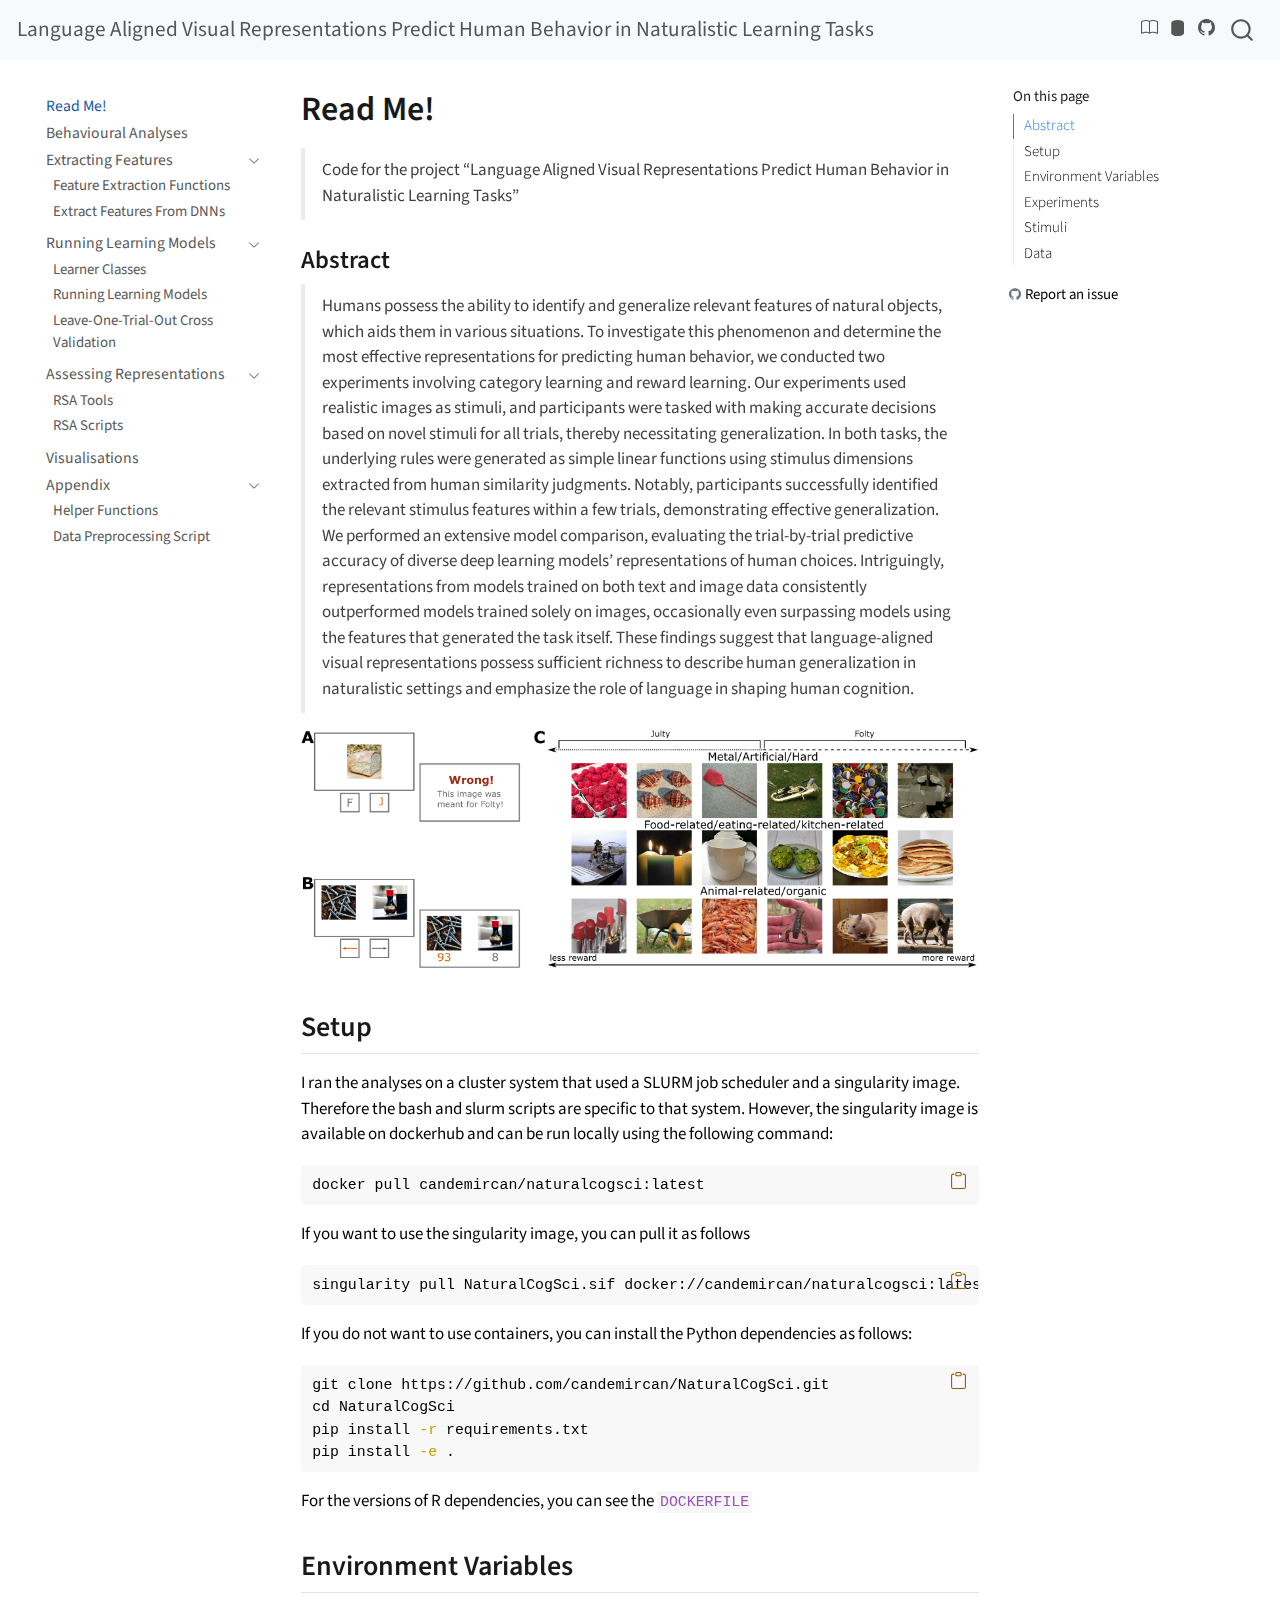
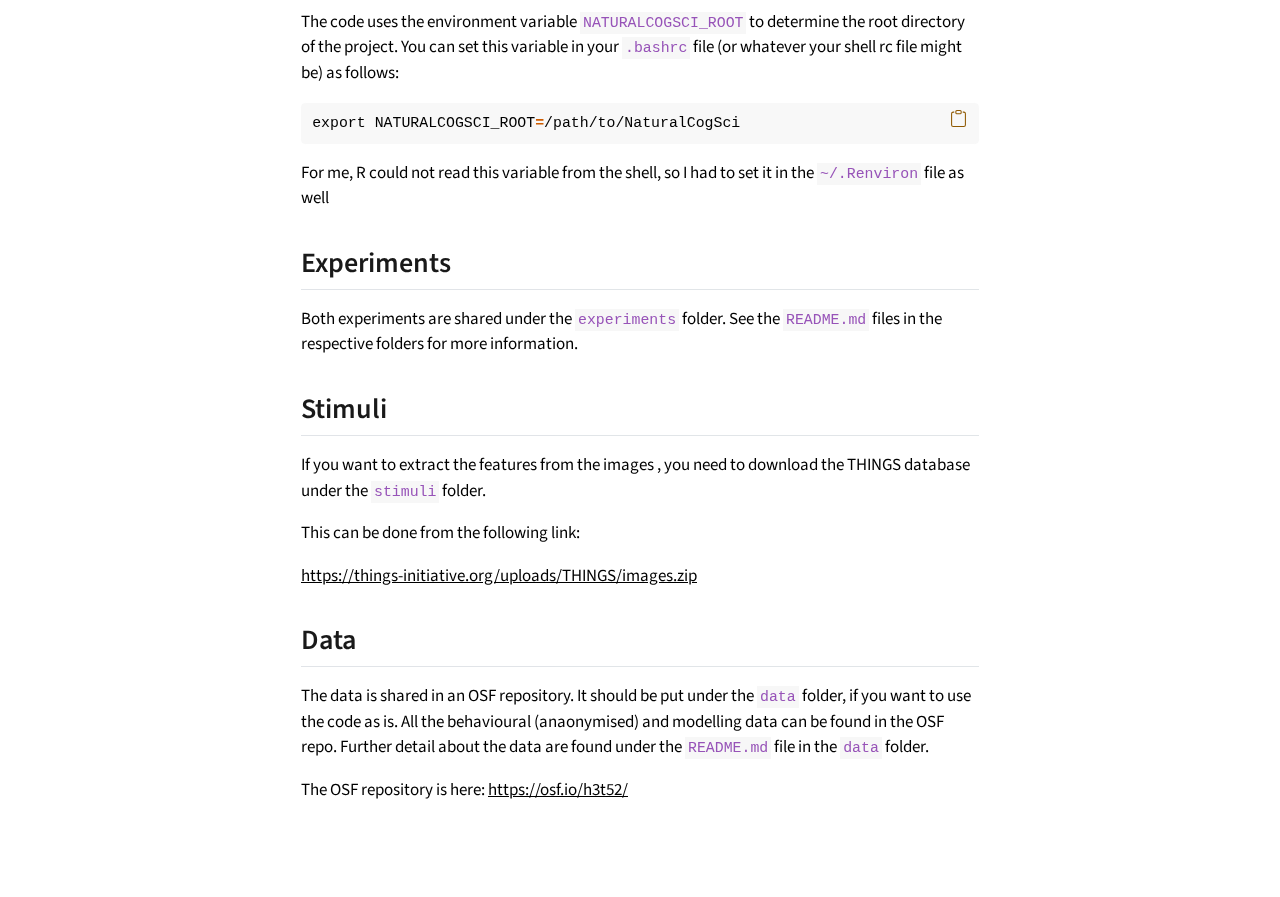
<file: docs/index.html>
<!DOCTYPE html>
<html xmlns="http://www.w3.org/1999/xhtml" lang="en" xml:lang="en"><head>

<meta charset="utf-8">
<meta name="generator" content="quarto-1.3.361">

<meta name="viewport" content="width=device-width, initial-scale=1.0, user-scalable=yes">


<title>Language Aligned Visual Representations Predict Human Behavior in Naturalistic Learning Tasks - Read Me!</title>
<style>
code{white-space: pre-wrap;}
span.smallcaps{font-variant: small-caps;}
div.columns{display: flex; gap: min(4vw, 1.5em);}
div.column{flex: auto; overflow-x: auto;}
div.hanging-indent{margin-left: 1.5em; text-indent: -1.5em;}
ul.task-list{list-style: none;}
ul.task-list li input[type="checkbox"] {
  width: 0.8em;
  margin: 0 0.8em 0.2em -1em; /* quarto-specific, see https://github.com/quarto-dev/quarto-cli/issues/4556 */ 
  vertical-align: middle;
}
/* CSS for syntax highlighting */
pre > code.sourceCode { white-space: pre; position: relative; }
pre > code.sourceCode > span { display: inline-block; line-height: 1.25; }
pre > code.sourceCode > span:empty { height: 1.2em; }
.sourceCode { overflow: visible; }
code.sourceCode > span { color: inherit; text-decoration: inherit; }
div.sourceCode { margin: 1em 0; }
pre.sourceCode { margin: 0; }
@media screen {
div.sourceCode { overflow: auto; }
}
@media print {
pre > code.sourceCode { white-space: pre-wrap; }
pre > code.sourceCode > span { text-indent: -5em; padding-left: 5em; }
}
pre.numberSource code
  { counter-reset: source-line 0; }
pre.numberSource code > span
  { position: relative; left: -4em; counter-increment: source-line; }
pre.numberSource code > span > a:first-child::before
  { content: counter(source-line);
    position: relative; left: -1em; text-align: right; vertical-align: baseline;
    border: none; display: inline-block;
    -webkit-touch-callout: none; -webkit-user-select: none;
    -khtml-user-select: none; -moz-user-select: none;
    -ms-user-select: none; user-select: none;
    padding: 0 4px; width: 4em;
  }
pre.numberSource { margin-left: 3em;  padding-left: 4px; }
div.sourceCode
  {   }
@media screen {
pre > code.sourceCode > span > a:first-child::before { text-decoration: underline; }
}
</style>


<script src="site_libs/quarto-nav/quarto-nav.js"></script>
<script src="site_libs/quarto-nav/headroom.min.js"></script>
<script src="site_libs/clipboard/clipboard.min.js"></script>
<script src="site_libs/quarto-search/autocomplete.umd.js"></script>
<script src="site_libs/quarto-search/fuse.min.js"></script>
<script src="site_libs/quarto-search/quarto-search.js"></script>
<meta name="quarto:offset" content="./">
<script src="site_libs/quarto-html/quarto.js"></script>
<script src="site_libs/quarto-html/popper.min.js"></script>
<script src="site_libs/quarto-html/tippy.umd.min.js"></script>
<script src="site_libs/quarto-html/anchor.min.js"></script>
<link href="site_libs/quarto-html/tippy.css" rel="stylesheet">
<link href="site_libs/quarto-html/quarto-syntax-highlighting.css" rel="stylesheet" id="quarto-text-highlighting-styles">
<script src="site_libs/bootstrap/bootstrap.min.js"></script>
<link href="site_libs/bootstrap/bootstrap-icons.css" rel="stylesheet">
<link href="site_libs/bootstrap/bootstrap.min.css" rel="stylesheet" id="quarto-bootstrap" data-mode="light">
<script id="quarto-search-options" type="application/json">{
  "location": "navbar",
  "copy-button": false,
  "collapse-after": 3,
  "panel-placement": "end",
  "type": "overlay",
  "limit": 20,
  "language": {
    "search-no-results-text": "No results",
    "search-matching-documents-text": "matching documents",
    "search-copy-link-title": "Copy link to search",
    "search-hide-matches-text": "Hide additional matches",
    "search-more-match-text": "more match in this document",
    "search-more-matches-text": "more matches in this document",
    "search-clear-button-title": "Clear",
    "search-detached-cancel-button-title": "Cancel",
    "search-submit-button-title": "Submit",
    "search-label": "Search"
  }
}</script>


<link rel="stylesheet" href="styles.css">
</head>

<body class="nav-sidebar floating nav-fixed">

<div id="quarto-search-results"></div>
  <header id="quarto-header" class="headroom fixed-top">
    <nav class="navbar navbar-expand-lg navbar-dark ">
      <div class="navbar-container container-fluid">
      <div class="navbar-brand-container">
    <a class="navbar-brand" href="./index.html">
    <span class="navbar-title">Language Aligned Visual Representations Predict Human Behavior in Naturalistic Learning Tasks</span>
    </a>
  </div>
        <div class="quarto-navbar-tools ms-auto tools-wide">
    <a href="https://github.com/candemircan/NaturalCogSci" title="" class="quarto-navigation-tool px-1" aria-label=""><i class="bi bi-book"></i></a>
    <a href="https://osf.io/h3t52/" title="" class="quarto-navigation-tool px-1" aria-label=""><i class="bi bi-database"></i></a>
    <a href="https://github.com/candemircan/NaturalCogSci" title="" class="quarto-navigation-tool px-1" aria-label=""><i class="bi bi-github"></i></a>
</div>
          <div id="quarto-search" class="" title="Search"></div>
      </div> <!-- /container-fluid -->
    </nav>
  <nav class="quarto-secondary-nav">
    <div class="container-fluid d-flex">
      <button type="button" class="quarto-btn-toggle btn" data-bs-toggle="collapse" data-bs-target="#quarto-sidebar,#quarto-sidebar-glass" aria-controls="quarto-sidebar" aria-expanded="false" aria-label="Toggle sidebar navigation" onclick="if (window.quartoToggleHeadroom) { window.quartoToggleHeadroom(); }">
        <i class="bi bi-layout-text-sidebar-reverse"></i>
      </button>
      <nav class="quarto-page-breadcrumbs" aria-label="breadcrumb"><ol class="breadcrumb"><li class="breadcrumb-item"><a href="./index.html">Read Me!</a></li></ol></nav>
      <a class="flex-grow-1" role="button" data-bs-toggle="collapse" data-bs-target="#quarto-sidebar,#quarto-sidebar-glass" aria-controls="quarto-sidebar" aria-expanded="false" aria-label="Toggle sidebar navigation" onclick="if (window.quartoToggleHeadroom) { window.quartoToggleHeadroom(); }">      
      </a>
    </div>
  </nav>
</header>
<!-- content -->
<div id="quarto-content" class="quarto-container page-columns page-rows-contents page-layout-full page-navbar">
<!-- sidebar -->
  <nav id="quarto-sidebar" class="sidebar collapse collapse-horizontal sidebar-navigation floating overflow-auto">
    <div class="sidebar-menu-container"> 
    <ul class="list-unstyled mt-1">
        <li class="sidebar-item">
  <div class="sidebar-item-container"> 
  <a href="./index.html" class="sidebar-item-text sidebar-link active">
 <span class="menu-text">Read Me!</span></a>
  </div>
</li>
        <li class="sidebar-item">
  <div class="sidebar-item-container"> 
  <a href="./bin/behavioural_analyses.html" class="sidebar-item-text sidebar-link">
 <span class="menu-text">Behavioural Analyses</span></a>
  </div>
</li>
        <li class="sidebar-item sidebar-item-section">
      <div class="sidebar-item-container"> 
            <a class="sidebar-item-text sidebar-link text-start" data-bs-toggle="collapse" data-bs-target="#quarto-sidebar-section-1" aria-expanded="true">
 <span class="menu-text">Extracting Features</span></a>
          <a class="sidebar-item-toggle text-start" data-bs-toggle="collapse" data-bs-target="#quarto-sidebar-section-1" aria-expanded="true" aria-label="Toggle section">
            <i class="bi bi-chevron-right ms-2"></i>
          </a> 
      </div>
      <ul id="quarto-sidebar-section-1" class="collapse list-unstyled sidebar-section depth1 show">  
          <li class="sidebar-item">
  <div class="sidebar-item-container"> 
  <a href="./feature_extractors.html" class="sidebar-item-text sidebar-link">
 <span class="menu-text">Feature Extraction Functions</span></a>
  </div>
</li>
          <li class="sidebar-item">
  <div class="sidebar-item-container"> 
  <a href="./bin/extract_features.html" class="sidebar-item-text sidebar-link">
 <span class="menu-text">Extract Features From DNNs</span></a>
  </div>
</li>
      </ul>
  </li>
        <li class="sidebar-item sidebar-item-section">
      <div class="sidebar-item-container"> 
            <a class="sidebar-item-text sidebar-link text-start" data-bs-toggle="collapse" data-bs-target="#quarto-sidebar-section-2" aria-expanded="true">
 <span class="menu-text">Running Learning Models</span></a>
          <a class="sidebar-item-toggle text-start" data-bs-toggle="collapse" data-bs-target="#quarto-sidebar-section-2" aria-expanded="true" aria-label="Toggle section">
            <i class="bi bi-chevron-right ms-2"></i>
          </a> 
      </div>
      <ul id="quarto-sidebar-section-2" class="collapse list-unstyled sidebar-section depth1 show">  
          <li class="sidebar-item">
  <div class="sidebar-item-container"> 
  <a href="./learners.html" class="sidebar-item-text sidebar-link">
 <span class="menu-text">Learner Classes</span></a>
  </div>
</li>
          <li class="sidebar-item">
  <div class="sidebar-item-container"> 
  <a href="./bin/run_learners.html" class="sidebar-item-text sidebar-link">
 <span class="menu-text">Running Learning Models</span></a>
  </div>
</li>
          <li class="sidebar-item">
  <div class="sidebar-item-container"> 
  <a href="./bin/loo_cv.html" class="sidebar-item-text sidebar-link">
 <span class="menu-text">Leave-One-Trial-Out Cross Validation</span></a>
  </div>
</li>
      </ul>
  </li>
        <li class="sidebar-item sidebar-item-section">
      <div class="sidebar-item-container"> 
            <a class="sidebar-item-text sidebar-link text-start" data-bs-toggle="collapse" data-bs-target="#quarto-sidebar-section-3" aria-expanded="true">
 <span class="menu-text">Assessing Representations</span></a>
          <a class="sidebar-item-toggle text-start" data-bs-toggle="collapse" data-bs-target="#quarto-sidebar-section-3" aria-expanded="true" aria-label="Toggle section">
            <i class="bi bi-chevron-right ms-2"></i>
          </a> 
      </div>
      <ul id="quarto-sidebar-section-3" class="collapse list-unstyled sidebar-section depth1 show">  
          <li class="sidebar-item">
  <div class="sidebar-item-container"> 
  <a href="./rsatools.html" class="sidebar-item-text sidebar-link">
 <span class="menu-text">RSA Tools</span></a>
  </div>
</li>
          <li class="sidebar-item">
  <div class="sidebar-item-container"> 
  <a href="./bin/rsa.html" class="sidebar-item-text sidebar-link">
 <span class="menu-text">RSA Scripts</span></a>
  </div>
</li>
      </ul>
  </li>
        <li class="sidebar-item">
  <div class="sidebar-item-container"> 
  <a href="./bin/visualisations.html" class="sidebar-item-text sidebar-link">
 <span class="menu-text">Visualisations</span></a>
  </div>
</li>
        <li class="sidebar-item sidebar-item-section">
      <div class="sidebar-item-container"> 
            <a class="sidebar-item-text sidebar-link text-start" data-bs-toggle="collapse" data-bs-target="#quarto-sidebar-section-4" aria-expanded="true">
 <span class="menu-text">Appendix</span></a>
          <a class="sidebar-item-toggle text-start" data-bs-toggle="collapse" data-bs-target="#quarto-sidebar-section-4" aria-expanded="true" aria-label="Toggle section">
            <i class="bi bi-chevron-right ms-2"></i>
          </a> 
      </div>
      <ul id="quarto-sidebar-section-4" class="collapse list-unstyled sidebar-section depth1 show">  
          <li class="sidebar-item">
  <div class="sidebar-item-container"> 
  <a href="./helpers.html" class="sidebar-item-text sidebar-link">
 <span class="menu-text">Helper Functions</span></a>
  </div>
</li>
          <li class="sidebar-item">
  <div class="sidebar-item-container"> 
  <a href="./bin/preprocess.html" class="sidebar-item-text sidebar-link">
 <span class="menu-text">Data Preprocessing Script</span></a>
  </div>
</li>
      </ul>
  </li>
    </ul>
    </div>
</nav>
<div id="quarto-sidebar-glass" data-bs-toggle="collapse" data-bs-target="#quarto-sidebar,#quarto-sidebar-glass"></div>
<!-- margin-sidebar -->
    <div id="quarto-margin-sidebar" class="sidebar margin-sidebar">
        <nav id="TOC" role="doc-toc" class="toc-active">
    <h2 id="toc-title">On this page</h2>
   
  <ul>
  <li><a href="#abstract" id="toc-abstract" class="nav-link active" data-scroll-target="#abstract">Abstract</a></li>
  <li><a href="#setup" id="toc-setup" class="nav-link" data-scroll-target="#setup">Setup</a></li>
  <li><a href="#environment-variables" id="toc-environment-variables" class="nav-link" data-scroll-target="#environment-variables">Environment Variables</a></li>
  <li><a href="#experiments" id="toc-experiments" class="nav-link" data-scroll-target="#experiments">Experiments</a></li>
  <li><a href="#stimuli" id="toc-stimuli" class="nav-link" data-scroll-target="#stimuli">Stimuli</a></li>
  <li><a href="#data" id="toc-data" class="nav-link" data-scroll-target="#data">Data</a></li>
  </ul>
<div class="toc-actions"><div><i class="bi bi-github"></i></div><div class="action-links"><p><a href="https://github.com/candemircan/NaturalCogSci/issues/new" class="toc-action">Report an issue</a></p></div></div></nav>
    </div>
<!-- main -->
<main class="content column-body" id="quarto-document-content">

<header id="title-block-header" class="quarto-title-block default">
<div class="quarto-title">
<h1 class="title">Read Me!</h1>
</div>



<div class="quarto-title-meta">

    
  
    
  </div>
  

</header>

<blockquote class="blockquote">
<p>Code for the project “Language Aligned Visual Representations Predict Human Behavior in Naturalistic Learning Tasks”</p>
</blockquote>
<!-- WARNING: THIS FILE WAS AUTOGENERATED! DO NOT EDIT! -->
<section id="abstract" class="level3">
<h3 class="anchored" data-anchor-id="abstract">Abstract</h3>
<blockquote class="blockquote">
<p>Humans possess the ability to identify and generalize relevant features of natural objects, which aids them in various situations. To investigate this phenomenon and determine the most effective representations for predicting human behavior, we conducted two experiments involving category learning and reward learning. Our experiments used realistic images as stimuli, and participants were tasked with making accurate decisions based on novel stimuli for all trials, thereby necessitating generalization. In both tasks, the underlying rules were generated as simple linear functions using stimulus dimensions extracted from human similarity judgments. Notably, participants successfully identified the relevant stimulus features within a few trials, demonstrating effective generalization. We performed an extensive model comparison, evaluating the trial-by-trial predictive accuracy of diverse deep learning models’ representations of human choices. Intriguingly, representations from models trained on both text and image data consistently outperformed models trained solely on images, occasionally even surpassing models using the features that generated the task itself. These findings suggest that language-aligned visual representations possess sufficient richness to describe human generalization in naturalistic settings and emphasize the role of language in shaping human cognition.</p>
</blockquote>
<div class="quarto-figure quarto-figure-center">
<figure class="figure">
<p><img src="./task_designs.png" class="img-fluid figure-img" style="width:100.0%"></p>
</figure>
</div>
</section>
<section id="setup" class="level2">
<h2 class="anchored" data-anchor-id="setup">Setup</h2>
<p>I ran the analyses on a cluster system that used a SLURM job scheduler and a singularity image. Therefore the bash and slurm scripts are specific to that system. However, the singularity image is available on dockerhub and can be run locally using the following command:</p>
<div class="sourceCode" id="cb1"><pre class="sourceCode bash code-with-copy"><code class="sourceCode bash"><span id="cb1-1"><a href="#cb1-1" aria-hidden="true" tabindex="-1"></a><span class="ex">docker</span> pull candemircan/naturalcogsci:latest</span></code><button title="Copy to Clipboard" class="code-copy-button"><i class="bi"></i></button></pre></div>
<p>If you want to use the singularity image, you can pull it as follows</p>
<div class="sourceCode" id="cb2"><pre class="sourceCode bash code-with-copy"><code class="sourceCode bash"><span id="cb2-1"><a href="#cb2-1" aria-hidden="true" tabindex="-1"></a><span class="ex">singularity</span> pull NaturalCogSci.sif docker://candemircan/naturalcogsci:latest</span></code><button title="Copy to Clipboard" class="code-copy-button"><i class="bi"></i></button></pre></div>
<p>If you do not want to use containers, you can install the Python dependencies as follows:</p>
<div class="sourceCode" id="cb3"><pre class="sourceCode bash code-with-copy"><code class="sourceCode bash"><span id="cb3-1"><a href="#cb3-1" aria-hidden="true" tabindex="-1"></a><span class="fu">git</span> clone https://github.com/candemircan/NaturalCogSci.git</span>
<span id="cb3-2"><a href="#cb3-2" aria-hidden="true" tabindex="-1"></a><span class="bu">cd</span> NaturalCogSci</span>
<span id="cb3-3"><a href="#cb3-3" aria-hidden="true" tabindex="-1"></a><span class="ex">pip</span> install <span class="at">-r</span> requirements.txt</span>
<span id="cb3-4"><a href="#cb3-4" aria-hidden="true" tabindex="-1"></a><span class="ex">pip</span> install <span class="at">-e</span> .</span></code><button title="Copy to Clipboard" class="code-copy-button"><i class="bi"></i></button></pre></div>
<p>For the versions of R dependencies, you can see the <code>DOCKERFILE</code></p>
</section>
<section id="environment-variables" class="level2">
<h2 class="anchored" data-anchor-id="environment-variables">Environment Variables</h2>
<p>The code uses the environment variable <code>NATURALCOGSCI_ROOT</code> to determine the root directory of the project. You can set this variable in your <code>.bashrc</code> file (or whatever your shell rc file might be) as follows:</p>
<div class="sourceCode" id="cb4"><pre class="sourceCode bash code-with-copy"><code class="sourceCode bash"><span id="cb4-1"><a href="#cb4-1" aria-hidden="true" tabindex="-1"></a><span class="bu">export</span> <span class="va">NATURALCOGSCI_ROOT</span><span class="op">=</span>/path/to/NaturalCogSci</span></code><button title="Copy to Clipboard" class="code-copy-button"><i class="bi"></i></button></pre></div>
<p>For me, R could not read this variable from the shell, so I had to set it in the <code>~/.Renviron</code> file as well</p>
</section>
<section id="experiments" class="level2">
<h2 class="anchored" data-anchor-id="experiments">Experiments</h2>
<p>Both experiments are shared under the <code>experiments</code> folder. See the <code>README.md</code> files in the respective folders for more information.</p>
</section>
<section id="stimuli" class="level2">
<h2 class="anchored" data-anchor-id="stimuli">Stimuli</h2>
<p>If you want to extract the features from the images , you need to download the THINGS database under the <code>stimuli</code> folder.</p>
<p>This can be done from the following link:</p>
<p><a href="https://things-initiative.org/uploads/THINGS/images.zip" class="uri">https://things-initiative.org/uploads/THINGS/images.zip</a></p>
</section>
<section id="data" class="level2">
<h2 class="anchored" data-anchor-id="data">Data</h2>
<p>The data is shared in an OSF repository. It should be put under the <code>data</code> folder, if you want to use the code as is. All the behavioural (anaonymised) and modelling data can be found in the OSF repo. Further detail about the data are found under the <code>README.md</code> file in the <code>data</code> folder.</p>
<p>The OSF repository is here: <a href="https://osf.io/h3t52/">https://osf.io/h3t52/</a></p>


</section>

</main> <!-- /main -->
<script id="quarto-html-after-body" type="application/javascript">
window.document.addEventListener("DOMContentLoaded", function (event) {
  const toggleBodyColorMode = (bsSheetEl) => {
    const mode = bsSheetEl.getAttribute("data-mode");
    const bodyEl = window.document.querySelector("body");
    if (mode === "dark") {
      bodyEl.classList.add("quarto-dark");
      bodyEl.classList.remove("quarto-light");
    } else {
      bodyEl.classList.add("quarto-light");
      bodyEl.classList.remove("quarto-dark");
    }
  }
  const toggleBodyColorPrimary = () => {
    const bsSheetEl = window.document.querySelector("link#quarto-bootstrap");
    if (bsSheetEl) {
      toggleBodyColorMode(bsSheetEl);
    }
  }
  toggleBodyColorPrimary();  
  const icon = "";
  const anchorJS = new window.AnchorJS();
  anchorJS.options = {
    placement: 'right',
    icon: icon
  };
  anchorJS.add('.anchored');
  const isCodeAnnotation = (el) => {
    for (const clz of el.classList) {
      if (clz.startsWith('code-annotation-')) {                     
        return true;
      }
    }
    return false;
  }
  const clipboard = new window.ClipboardJS('.code-copy-button', {
    text: function(trigger) {
      const codeEl = trigger.previousElementSibling.cloneNode(true);
      for (const childEl of codeEl.children) {
        if (isCodeAnnotation(childEl)) {
          childEl.remove();
        }
      }
      return codeEl.innerText;
    }
  });
  clipboard.on('success', function(e) {
    // button target
    const button = e.trigger;
    // don't keep focus
    button.blur();
    // flash "checked"
    button.classList.add('code-copy-button-checked');
    var currentTitle = button.getAttribute("title");
    button.setAttribute("title", "Copied!");
    let tooltip;
    if (window.bootstrap) {
      button.setAttribute("data-bs-toggle", "tooltip");
      button.setAttribute("data-bs-placement", "left");
      button.setAttribute("data-bs-title", "Copied!");
      tooltip = new bootstrap.Tooltip(button, 
        { trigger: "manual", 
          customClass: "code-copy-button-tooltip",
          offset: [0, -8]});
      tooltip.show();    
    }
    setTimeout(function() {
      if (tooltip) {
        tooltip.hide();
        button.removeAttribute("data-bs-title");
        button.removeAttribute("data-bs-toggle");
        button.removeAttribute("data-bs-placement");
      }
      button.setAttribute("title", currentTitle);
      button.classList.remove('code-copy-button-checked');
    }, 1000);
    // clear code selection
    e.clearSelection();
  });
  function tippyHover(el, contentFn) {
    const config = {
      allowHTML: true,
      content: contentFn,
      maxWidth: 500,
      delay: 100,
      arrow: false,
      appendTo: function(el) {
          return el.parentElement;
      },
      interactive: true,
      interactiveBorder: 10,
      theme: 'quarto',
      placement: 'bottom-start'
    };
    window.tippy(el, config); 
  }
  const noterefs = window.document.querySelectorAll('a[role="doc-noteref"]');
  for (var i=0; i<noterefs.length; i++) {
    const ref = noterefs[i];
    tippyHover(ref, function() {
      // use id or data attribute instead here
      let href = ref.getAttribute('data-footnote-href') || ref.getAttribute('href');
      try { href = new URL(href).hash; } catch {}
      const id = href.replace(/^#\/?/, "");
      const note = window.document.getElementById(id);
      return note.innerHTML;
    });
  }
      let selectedAnnoteEl;
      const selectorForAnnotation = ( cell, annotation) => {
        let cellAttr = 'data-code-cell="' + cell + '"';
        let lineAttr = 'data-code-annotation="' +  annotation + '"';
        const selector = 'span[' + cellAttr + '][' + lineAttr + ']';
        return selector;
      }
      const selectCodeLines = (annoteEl) => {
        const doc = window.document;
        const targetCell = annoteEl.getAttribute("data-target-cell");
        const targetAnnotation = annoteEl.getAttribute("data-target-annotation");
        const annoteSpan = window.document.querySelector(selectorForAnnotation(targetCell, targetAnnotation));
        const lines = annoteSpan.getAttribute("data-code-lines").split(",");
        const lineIds = lines.map((line) => {
          return targetCell + "-" + line;
        })
        let top = null;
        let height = null;
        let parent = null;
        if (lineIds.length > 0) {
            //compute the position of the single el (top and bottom and make a div)
            const el = window.document.getElementById(lineIds[0]);
            top = el.offsetTop;
            height = el.offsetHeight;
            parent = el.parentElement.parentElement;
          if (lineIds.length > 1) {
            const lastEl = window.document.getElementById(lineIds[lineIds.length - 1]);
            const bottom = lastEl.offsetTop + lastEl.offsetHeight;
            height = bottom - top;
          }
          if (top !== null && height !== null && parent !== null) {
            // cook up a div (if necessary) and position it 
            let div = window.document.getElementById("code-annotation-line-highlight");
            if (div === null) {
              div = window.document.createElement("div");
              div.setAttribute("id", "code-annotation-line-highlight");
              div.style.position = 'absolute';
              parent.appendChild(div);
            }
            div.style.top = top - 2 + "px";
            div.style.height = height + 4 + "px";
            let gutterDiv = window.document.getElementById("code-annotation-line-highlight-gutter");
            if (gutterDiv === null) {
              gutterDiv = window.document.createElement("div");
              gutterDiv.setAttribute("id", "code-annotation-line-highlight-gutter");
              gutterDiv.style.position = 'absolute';
              const codeCell = window.document.getElementById(targetCell);
              const gutter = codeCell.querySelector('.code-annotation-gutter');
              gutter.appendChild(gutterDiv);
            }
            gutterDiv.style.top = top - 2 + "px";
            gutterDiv.style.height = height + 4 + "px";
          }
          selectedAnnoteEl = annoteEl;
        }
      };
      const unselectCodeLines = () => {
        const elementsIds = ["code-annotation-line-highlight", "code-annotation-line-highlight-gutter"];
        elementsIds.forEach((elId) => {
          const div = window.document.getElementById(elId);
          if (div) {
            div.remove();
          }
        });
        selectedAnnoteEl = undefined;
      };
      // Attach click handler to the DT
      const annoteDls = window.document.querySelectorAll('dt[data-target-cell]');
      for (const annoteDlNode of annoteDls) {
        annoteDlNode.addEventListener('click', (event) => {
          const clickedEl = event.target;
          if (clickedEl !== selectedAnnoteEl) {
            unselectCodeLines();
            const activeEl = window.document.querySelector('dt[data-target-cell].code-annotation-active');
            if (activeEl) {
              activeEl.classList.remove('code-annotation-active');
            }
            selectCodeLines(clickedEl);
            clickedEl.classList.add('code-annotation-active');
          } else {
            // Unselect the line
            unselectCodeLines();
            clickedEl.classList.remove('code-annotation-active');
          }
        });
      }
  const findCites = (el) => {
    const parentEl = el.parentElement;
    if (parentEl) {
      const cites = parentEl.dataset.cites;
      if (cites) {
        return {
          el,
          cites: cites.split(' ')
        };
      } else {
        return findCites(el.parentElement)
      }
    } else {
      return undefined;
    }
  };
  var bibliorefs = window.document.querySelectorAll('a[role="doc-biblioref"]');
  for (var i=0; i<bibliorefs.length; i++) {
    const ref = bibliorefs[i];
    const citeInfo = findCites(ref);
    if (citeInfo) {
      tippyHover(citeInfo.el, function() {
        var popup = window.document.createElement('div');
        citeInfo.cites.forEach(function(cite) {
          var citeDiv = window.document.createElement('div');
          citeDiv.classList.add('hanging-indent');
          citeDiv.classList.add('csl-entry');
          var biblioDiv = window.document.getElementById('ref-' + cite);
          if (biblioDiv) {
            citeDiv.innerHTML = biblioDiv.innerHTML;
          }
          popup.appendChild(citeDiv);
        });
        return popup.innerHTML;
      });
    }
  }
    var localhostRegex = new RegExp(/^(?:http|https):\/\/localhost\:?[0-9]*\//);
      var filterRegex = new RegExp("https:\/\/candemircan\.github\.io\/NaturalCogSci");
    var isInternal = (href) => {
        return filterRegex.test(href) || localhostRegex.test(href);
    }
    // Inspect non-navigation links and adorn them if external
 	var links = window.document.querySelectorAll('a[href]:not(.nav-link):not(.navbar-brand):not(.toc-action):not(.sidebar-link):not(.sidebar-item-toggle):not(.pagination-link):not(.no-external):not([aria-hidden]):not(.dropdown-item)');
    for (var i=0; i<links.length; i++) {
      const link = links[i];
      if (!isInternal(link.href)) {
          // target, if specified
          link.setAttribute("target", "_blank");
      }
    }
});
</script>
</div> <!-- /content -->



</body></html>
</file>
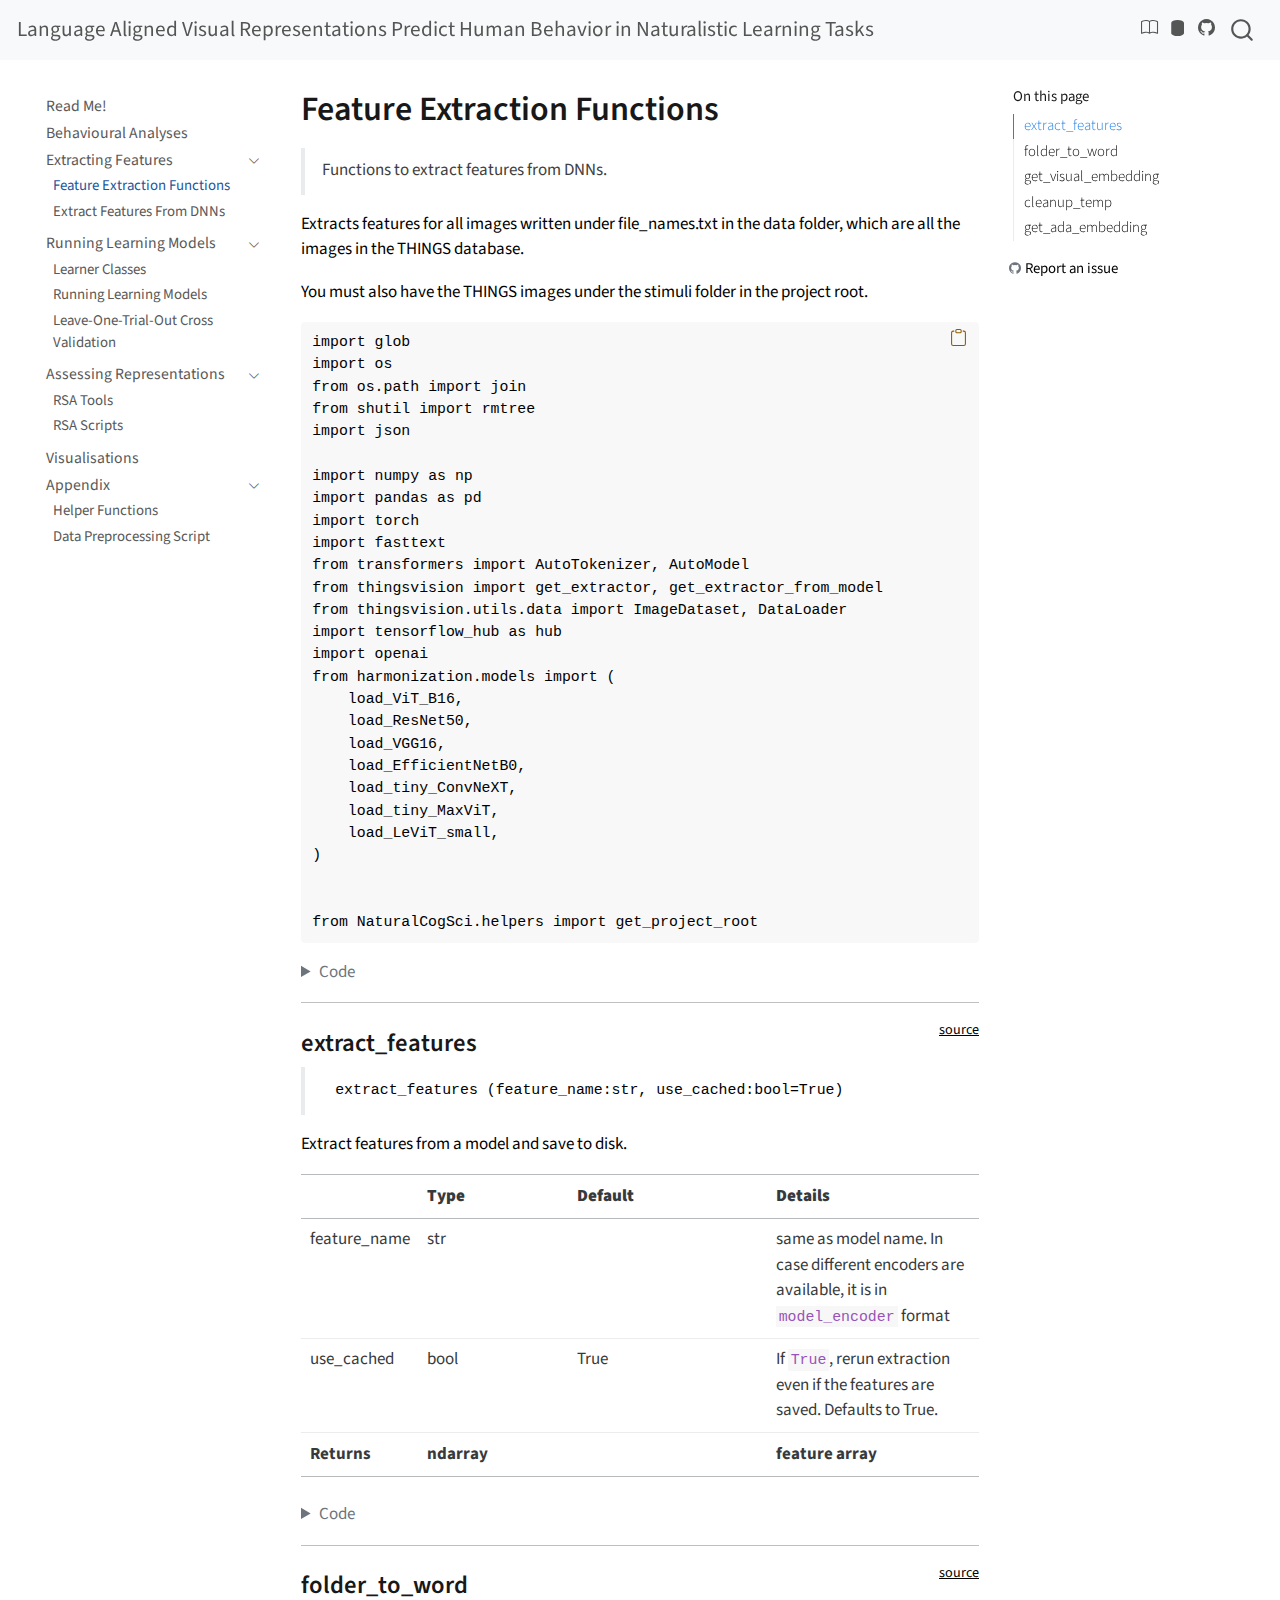
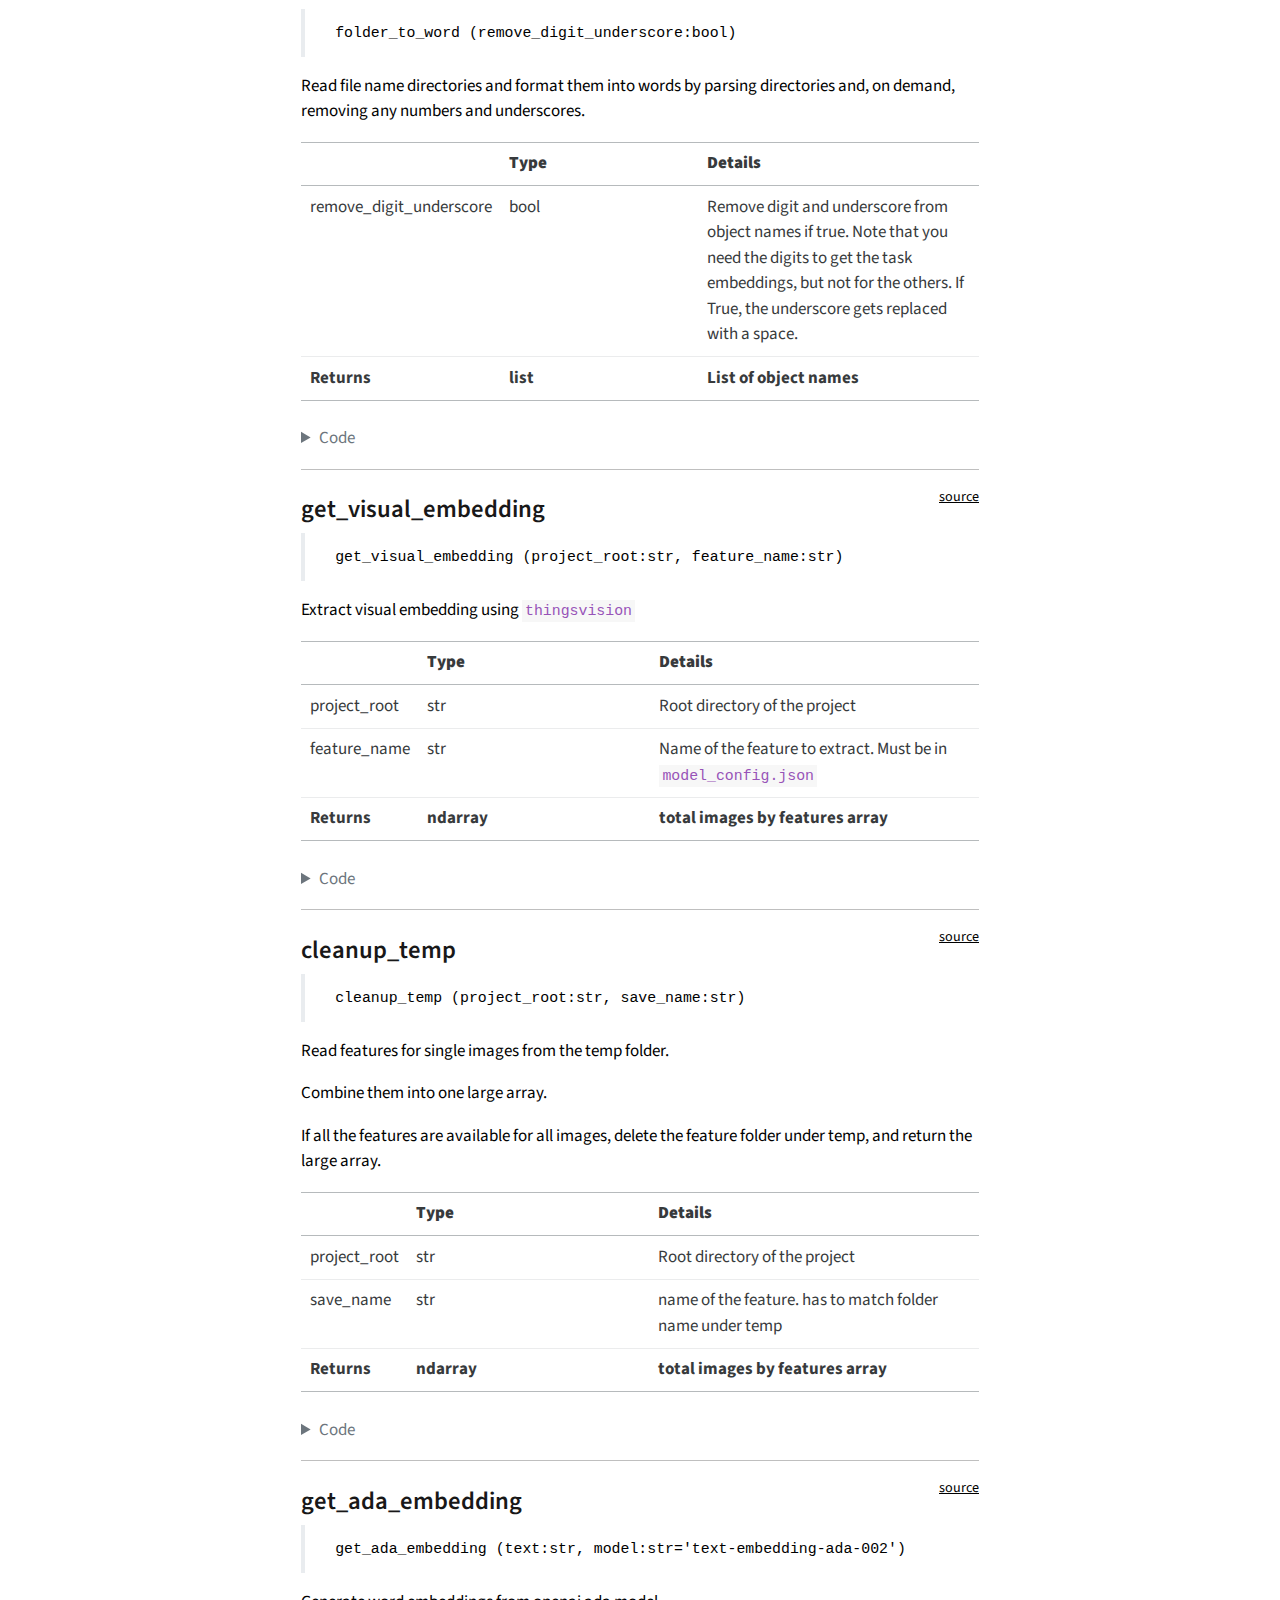
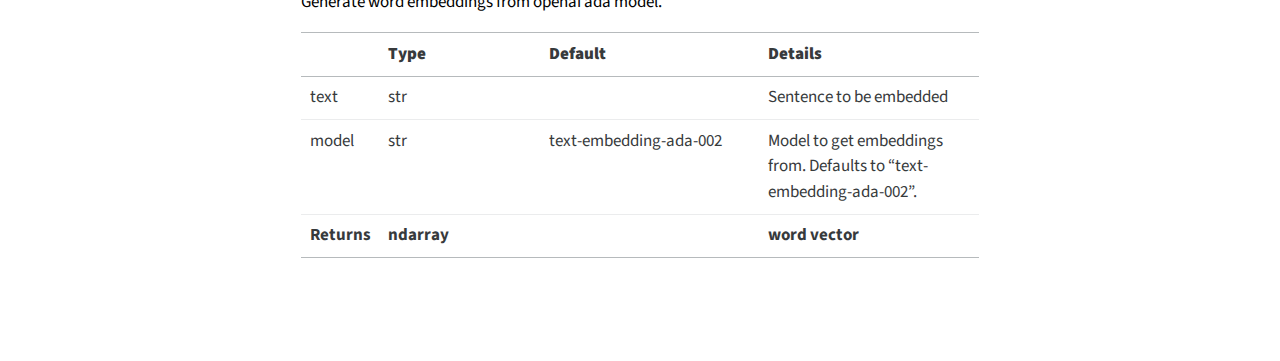
<file: docs/feature_extractors.html>
<!DOCTYPE html>
<html xmlns="http://www.w3.org/1999/xhtml" lang="en" xml:lang="en"><head>

<meta charset="utf-8">
<meta name="generator" content="quarto-1.3.361">

<meta name="viewport" content="width=device-width, initial-scale=1.0, user-scalable=yes">


<title>Language Aligned Visual Representations Predict Human Behavior in Naturalistic Learning Tasks - Feature Extraction Functions</title>
<style>
code{white-space: pre-wrap;}
span.smallcaps{font-variant: small-caps;}
div.columns{display: flex; gap: min(4vw, 1.5em);}
div.column{flex: auto; overflow-x: auto;}
div.hanging-indent{margin-left: 1.5em; text-indent: -1.5em;}
ul.task-list{list-style: none;}
ul.task-list li input[type="checkbox"] {
  width: 0.8em;
  margin: 0 0.8em 0.2em -1em; /* quarto-specific, see https://github.com/quarto-dev/quarto-cli/issues/4556 */ 
  vertical-align: middle;
}
/* CSS for syntax highlighting */
pre > code.sourceCode { white-space: pre; position: relative; }
pre > code.sourceCode > span { display: inline-block; line-height: 1.25; }
pre > code.sourceCode > span:empty { height: 1.2em; }
.sourceCode { overflow: visible; }
code.sourceCode > span { color: inherit; text-decoration: inherit; }
div.sourceCode { margin: 1em 0; }
pre.sourceCode { margin: 0; }
@media screen {
div.sourceCode { overflow: auto; }
}
@media print {
pre > code.sourceCode { white-space: pre-wrap; }
pre > code.sourceCode > span { text-indent: -5em; padding-left: 5em; }
}
pre.numberSource code
  { counter-reset: source-line 0; }
pre.numberSource code > span
  { position: relative; left: -4em; counter-increment: source-line; }
pre.numberSource code > span > a:first-child::before
  { content: counter(source-line);
    position: relative; left: -1em; text-align: right; vertical-align: baseline;
    border: none; display: inline-block;
    -webkit-touch-callout: none; -webkit-user-select: none;
    -khtml-user-select: none; -moz-user-select: none;
    -ms-user-select: none; user-select: none;
    padding: 0 4px; width: 4em;
  }
pre.numberSource { margin-left: 3em;  padding-left: 4px; }
div.sourceCode
  {   }
@media screen {
pre > code.sourceCode > span > a:first-child::before { text-decoration: underline; }
}
</style>


<script src="site_libs/quarto-nav/quarto-nav.js"></script>
<script src="site_libs/quarto-nav/headroom.min.js"></script>
<script src="site_libs/clipboard/clipboard.min.js"></script>
<script src="site_libs/quarto-search/autocomplete.umd.js"></script>
<script src="site_libs/quarto-search/fuse.min.js"></script>
<script src="site_libs/quarto-search/quarto-search.js"></script>
<meta name="quarto:offset" content="./">
<script src="site_libs/quarto-html/quarto.js"></script>
<script src="site_libs/quarto-html/popper.min.js"></script>
<script src="site_libs/quarto-html/tippy.umd.min.js"></script>
<script src="site_libs/quarto-html/anchor.min.js"></script>
<link href="site_libs/quarto-html/tippy.css" rel="stylesheet">
<link href="site_libs/quarto-html/quarto-syntax-highlighting.css" rel="stylesheet" id="quarto-text-highlighting-styles">
<script src="site_libs/bootstrap/bootstrap.min.js"></script>
<link href="site_libs/bootstrap/bootstrap-icons.css" rel="stylesheet">
<link href="site_libs/bootstrap/bootstrap.min.css" rel="stylesheet" id="quarto-bootstrap" data-mode="light">
<script id="quarto-search-options" type="application/json">{
  "location": "navbar",
  "copy-button": false,
  "collapse-after": 3,
  "panel-placement": "end",
  "type": "overlay",
  "limit": 20,
  "language": {
    "search-no-results-text": "No results",
    "search-matching-documents-text": "matching documents",
    "search-copy-link-title": "Copy link to search",
    "search-hide-matches-text": "Hide additional matches",
    "search-more-match-text": "more match in this document",
    "search-more-matches-text": "more matches in this document",
    "search-clear-button-title": "Clear",
    "search-detached-cancel-button-title": "Cancel",
    "search-submit-button-title": "Submit",
    "search-label": "Search"
  }
}</script>


<link rel="stylesheet" href="styles.css">
</head>

<body class="nav-sidebar floating nav-fixed">

<div id="quarto-search-results"></div>
  <header id="quarto-header" class="headroom fixed-top">
    <nav class="navbar navbar-expand-lg navbar-dark ">
      <div class="navbar-container container-fluid">
      <div class="navbar-brand-container">
    <a class="navbar-brand" href="./index.html">
    <span class="navbar-title">Language Aligned Visual Representations Predict Human Behavior in Naturalistic Learning Tasks</span>
    </a>
  </div>
        <div class="quarto-navbar-tools ms-auto tools-wide">
    <a href="https://github.com/candemircan/NaturalCogSci" title="" class="quarto-navigation-tool px-1" aria-label=""><i class="bi bi-book"></i></a>
    <a href="https://osf.io/h3t52/" title="" class="quarto-navigation-tool px-1" aria-label=""><i class="bi bi-database"></i></a>
    <a href="https://github.com/candemircan/NaturalCogSci" title="" class="quarto-navigation-tool px-1" aria-label=""><i class="bi bi-github"></i></a>
</div>
          <div id="quarto-search" class="" title="Search"></div>
      </div> <!-- /container-fluid -->
    </nav>
  <nav class="quarto-secondary-nav">
    <div class="container-fluid d-flex">
      <button type="button" class="quarto-btn-toggle btn" data-bs-toggle="collapse" data-bs-target="#quarto-sidebar,#quarto-sidebar-glass" aria-controls="quarto-sidebar" aria-expanded="false" aria-label="Toggle sidebar navigation" onclick="if (window.quartoToggleHeadroom) { window.quartoToggleHeadroom(); }">
        <i class="bi bi-layout-text-sidebar-reverse"></i>
      </button>
      <nav class="quarto-page-breadcrumbs" aria-label="breadcrumb"><ol class="breadcrumb"><li class="breadcrumb-item"><a href="./feature_extractors.html">Extracting Features</a></li><li class="breadcrumb-item"><a href="./feature_extractors.html">Feature Extraction Functions</a></li></ol></nav>
      <a class="flex-grow-1" role="button" data-bs-toggle="collapse" data-bs-target="#quarto-sidebar,#quarto-sidebar-glass" aria-controls="quarto-sidebar" aria-expanded="false" aria-label="Toggle sidebar navigation" onclick="if (window.quartoToggleHeadroom) { window.quartoToggleHeadroom(); }">      
      </a>
    </div>
  </nav>
</header>
<!-- content -->
<div id="quarto-content" class="quarto-container page-columns page-rows-contents page-layout-full page-navbar">
<!-- sidebar -->
  <nav id="quarto-sidebar" class="sidebar collapse collapse-horizontal sidebar-navigation floating overflow-auto">
    <div class="sidebar-menu-container"> 
    <ul class="list-unstyled mt-1">
        <li class="sidebar-item">
  <div class="sidebar-item-container"> 
  <a href="./index.html" class="sidebar-item-text sidebar-link">
 <span class="menu-text">Read Me!</span></a>
  </div>
</li>
        <li class="sidebar-item">
  <div class="sidebar-item-container"> 
  <a href="./bin/behavioural_analyses.html" class="sidebar-item-text sidebar-link">
 <span class="menu-text">Behavioural Analyses</span></a>
  </div>
</li>
        <li class="sidebar-item sidebar-item-section">
      <div class="sidebar-item-container"> 
            <a class="sidebar-item-text sidebar-link text-start" data-bs-toggle="collapse" data-bs-target="#quarto-sidebar-section-1" aria-expanded="true">
 <span class="menu-text">Extracting Features</span></a>
          <a class="sidebar-item-toggle text-start" data-bs-toggle="collapse" data-bs-target="#quarto-sidebar-section-1" aria-expanded="true" aria-label="Toggle section">
            <i class="bi bi-chevron-right ms-2"></i>
          </a> 
      </div>
      <ul id="quarto-sidebar-section-1" class="collapse list-unstyled sidebar-section depth1 show">  
          <li class="sidebar-item">
  <div class="sidebar-item-container"> 
  <a href="./feature_extractors.html" class="sidebar-item-text sidebar-link active">
 <span class="menu-text">Feature Extraction Functions</span></a>
  </div>
</li>
          <li class="sidebar-item">
  <div class="sidebar-item-container"> 
  <a href="./bin/extract_features.html" class="sidebar-item-text sidebar-link">
 <span class="menu-text">Extract Features From DNNs</span></a>
  </div>
</li>
      </ul>
  </li>
        <li class="sidebar-item sidebar-item-section">
      <div class="sidebar-item-container"> 
            <a class="sidebar-item-text sidebar-link text-start" data-bs-toggle="collapse" data-bs-target="#quarto-sidebar-section-2" aria-expanded="true">
 <span class="menu-text">Running Learning Models</span></a>
          <a class="sidebar-item-toggle text-start" data-bs-toggle="collapse" data-bs-target="#quarto-sidebar-section-2" aria-expanded="true" aria-label="Toggle section">
            <i class="bi bi-chevron-right ms-2"></i>
          </a> 
      </div>
      <ul id="quarto-sidebar-section-2" class="collapse list-unstyled sidebar-section depth1 show">  
          <li class="sidebar-item">
  <div class="sidebar-item-container"> 
  <a href="./learners.html" class="sidebar-item-text sidebar-link">
 <span class="menu-text">Learner Classes</span></a>
  </div>
</li>
          <li class="sidebar-item">
  <div class="sidebar-item-container"> 
  <a href="./bin/run_learners.html" class="sidebar-item-text sidebar-link">
 <span class="menu-text">Running Learning Models</span></a>
  </div>
</li>
          <li class="sidebar-item">
  <div class="sidebar-item-container"> 
  <a href="./bin/loo_cv.html" class="sidebar-item-text sidebar-link">
 <span class="menu-text">Leave-One-Trial-Out Cross Validation</span></a>
  </div>
</li>
      </ul>
  </li>
        <li class="sidebar-item sidebar-item-section">
      <div class="sidebar-item-container"> 
            <a class="sidebar-item-text sidebar-link text-start" data-bs-toggle="collapse" data-bs-target="#quarto-sidebar-section-3" aria-expanded="true">
 <span class="menu-text">Assessing Representations</span></a>
          <a class="sidebar-item-toggle text-start" data-bs-toggle="collapse" data-bs-target="#quarto-sidebar-section-3" aria-expanded="true" aria-label="Toggle section">
            <i class="bi bi-chevron-right ms-2"></i>
          </a> 
      </div>
      <ul id="quarto-sidebar-section-3" class="collapse list-unstyled sidebar-section depth1 show">  
          <li class="sidebar-item">
  <div class="sidebar-item-container"> 
  <a href="./rsatools.html" class="sidebar-item-text sidebar-link">
 <span class="menu-text">RSA Tools</span></a>
  </div>
</li>
          <li class="sidebar-item">
  <div class="sidebar-item-container"> 
  <a href="./bin/rsa.html" class="sidebar-item-text sidebar-link">
 <span class="menu-text">RSA Scripts</span></a>
  </div>
</li>
      </ul>
  </li>
        <li class="sidebar-item">
  <div class="sidebar-item-container"> 
  <a href="./bin/visualisations.html" class="sidebar-item-text sidebar-link">
 <span class="menu-text">Visualisations</span></a>
  </div>
</li>
        <li class="sidebar-item sidebar-item-section">
      <div class="sidebar-item-container"> 
            <a class="sidebar-item-text sidebar-link text-start" data-bs-toggle="collapse" data-bs-target="#quarto-sidebar-section-4" aria-expanded="true">
 <span class="menu-text">Appendix</span></a>
          <a class="sidebar-item-toggle text-start" data-bs-toggle="collapse" data-bs-target="#quarto-sidebar-section-4" aria-expanded="true" aria-label="Toggle section">
            <i class="bi bi-chevron-right ms-2"></i>
          </a> 
      </div>
      <ul id="quarto-sidebar-section-4" class="collapse list-unstyled sidebar-section depth1 show">  
          <li class="sidebar-item">
  <div class="sidebar-item-container"> 
  <a href="./helpers.html" class="sidebar-item-text sidebar-link">
 <span class="menu-text">Helper Functions</span></a>
  </div>
</li>
          <li class="sidebar-item">
  <div class="sidebar-item-container"> 
  <a href="./bin/preprocess.html" class="sidebar-item-text sidebar-link">
 <span class="menu-text">Data Preprocessing Script</span></a>
  </div>
</li>
      </ul>
  </li>
    </ul>
    </div>
</nav>
<div id="quarto-sidebar-glass" data-bs-toggle="collapse" data-bs-target="#quarto-sidebar,#quarto-sidebar-glass"></div>
<!-- margin-sidebar -->
    <div id="quarto-margin-sidebar" class="sidebar margin-sidebar">
        <nav id="TOC" role="doc-toc" class="toc-active">
    <h2 id="toc-title">On this page</h2>
   
  <ul>
  <li><a href="#extract_features" id="toc-extract_features" class="nav-link active" data-scroll-target="#extract_features">extract_features</a></li>
  <li><a href="#folder_to_word" id="toc-folder_to_word" class="nav-link" data-scroll-target="#folder_to_word">folder_to_word</a></li>
  <li><a href="#get_visual_embedding" id="toc-get_visual_embedding" class="nav-link" data-scroll-target="#get_visual_embedding">get_visual_embedding</a></li>
  <li><a href="#cleanup_temp" id="toc-cleanup_temp" class="nav-link" data-scroll-target="#cleanup_temp">cleanup_temp</a></li>
  <li><a href="#get_ada_embedding" id="toc-get_ada_embedding" class="nav-link" data-scroll-target="#get_ada_embedding">get_ada_embedding</a></li>
  </ul>
<div class="toc-actions"><div><i class="bi bi-github"></i></div><div class="action-links"><p><a href="https://github.com/candemircan/NaturalCogSci/issues/new" class="toc-action">Report an issue</a></p></div></div></nav>
    </div>
<!-- main -->
<main class="content column-body" id="quarto-document-content">

<header id="title-block-header" class="quarto-title-block default">
<div class="quarto-title">
<h1 class="title">Feature Extraction Functions</h1>
</div>



<div class="quarto-title-meta">

    
  
    
  </div>
  

</header>

<blockquote class="blockquote">
<p>Functions to extract features from DNNs.</p>
</blockquote>
<p>Extracts features for all images written under file_names.txt in the data folder, which are all the images in the THINGS database.</p>
<p>You must also have the THINGS images under the stimuli folder in the project root.</p>
<!-- WARNING: THIS FILE WAS AUTOGENERATED! DO NOT EDIT! -->
<div class="cell">
<div class="sourceCode cell-code" id="cb1"><pre class="sourceCode python code-with-copy"><code class="sourceCode python"><span id="cb1-1"><a href="#cb1-1" aria-hidden="true" tabindex="-1"></a><span class="im">import</span> glob</span>
<span id="cb1-2"><a href="#cb1-2" aria-hidden="true" tabindex="-1"></a><span class="im">import</span> os</span>
<span id="cb1-3"><a href="#cb1-3" aria-hidden="true" tabindex="-1"></a><span class="im">from</span> os.path <span class="im">import</span> join</span>
<span id="cb1-4"><a href="#cb1-4" aria-hidden="true" tabindex="-1"></a><span class="im">from</span> shutil <span class="im">import</span> rmtree</span>
<span id="cb1-5"><a href="#cb1-5" aria-hidden="true" tabindex="-1"></a><span class="im">import</span> json</span>
<span id="cb1-6"><a href="#cb1-6" aria-hidden="true" tabindex="-1"></a></span>
<span id="cb1-7"><a href="#cb1-7" aria-hidden="true" tabindex="-1"></a><span class="im">import</span> numpy <span class="im">as</span> np</span>
<span id="cb1-8"><a href="#cb1-8" aria-hidden="true" tabindex="-1"></a><span class="im">import</span> pandas <span class="im">as</span> pd</span>
<span id="cb1-9"><a href="#cb1-9" aria-hidden="true" tabindex="-1"></a><span class="im">import</span> torch</span>
<span id="cb1-10"><a href="#cb1-10" aria-hidden="true" tabindex="-1"></a><span class="im">import</span> fasttext</span>
<span id="cb1-11"><a href="#cb1-11" aria-hidden="true" tabindex="-1"></a><span class="im">from</span> transformers <span class="im">import</span> AutoTokenizer, AutoModel</span>
<span id="cb1-12"><a href="#cb1-12" aria-hidden="true" tabindex="-1"></a><span class="im">from</span> thingsvision <span class="im">import</span> get_extractor, get_extractor_from_model</span>
<span id="cb1-13"><a href="#cb1-13" aria-hidden="true" tabindex="-1"></a><span class="im">from</span> thingsvision.utils.data <span class="im">import</span> ImageDataset, DataLoader</span>
<span id="cb1-14"><a href="#cb1-14" aria-hidden="true" tabindex="-1"></a><span class="im">import</span> tensorflow_hub <span class="im">as</span> hub</span>
<span id="cb1-15"><a href="#cb1-15" aria-hidden="true" tabindex="-1"></a><span class="im">import</span> openai</span>
<span id="cb1-16"><a href="#cb1-16" aria-hidden="true" tabindex="-1"></a><span class="im">from</span> harmonization.models <span class="im">import</span> (</span>
<span id="cb1-17"><a href="#cb1-17" aria-hidden="true" tabindex="-1"></a>    load_ViT_B16,</span>
<span id="cb1-18"><a href="#cb1-18" aria-hidden="true" tabindex="-1"></a>    load_ResNet50,</span>
<span id="cb1-19"><a href="#cb1-19" aria-hidden="true" tabindex="-1"></a>    load_VGG16,</span>
<span id="cb1-20"><a href="#cb1-20" aria-hidden="true" tabindex="-1"></a>    load_EfficientNetB0,</span>
<span id="cb1-21"><a href="#cb1-21" aria-hidden="true" tabindex="-1"></a>    load_tiny_ConvNeXT,</span>
<span id="cb1-22"><a href="#cb1-22" aria-hidden="true" tabindex="-1"></a>    load_tiny_MaxViT,</span>
<span id="cb1-23"><a href="#cb1-23" aria-hidden="true" tabindex="-1"></a>    load_LeViT_small,</span>
<span id="cb1-24"><a href="#cb1-24" aria-hidden="true" tabindex="-1"></a>)</span>
<span id="cb1-25"><a href="#cb1-25" aria-hidden="true" tabindex="-1"></a></span>
<span id="cb1-26"><a href="#cb1-26" aria-hidden="true" tabindex="-1"></a></span>
<span id="cb1-27"><a href="#cb1-27" aria-hidden="true" tabindex="-1"></a><span class="im">from</span> NaturalCogSci.helpers <span class="im">import</span> get_project_root</span></code><button title="Copy to Clipboard" class="code-copy-button"><i class="bi"></i></button></pre></div>
</div>
<div class="cell">
<details>
<summary>Code</summary>
<div class="sourceCode cell-code" id="cb2"><pre class="sourceCode python code-with-copy"><code class="sourceCode python"><span id="cb2-1"><a href="#cb2-1" aria-hidden="true" tabindex="-1"></a><span class="kw">def</span> extract_features(feature_name: <span class="bu">str</span>,  <span class="co"># same as model name. In case different encoders are available, it is in `model_encoder` format</span></span>
<span id="cb2-2"><a href="#cb2-2" aria-hidden="true" tabindex="-1"></a>                     use_cached: <span class="bu">bool</span> <span class="op">=</span> <span class="va">True</span> <span class="co"># If `True`, rerun extraction even if the features are saved. Defaults to True.</span></span>
<span id="cb2-3"><a href="#cb2-3" aria-hidden="true" tabindex="-1"></a>                     )<span class="op">-&gt;</span> np.ndarray: <span class="co"># feature array</span></span>
<span id="cb2-4"><a href="#cb2-4" aria-hidden="true" tabindex="-1"></a>    <span class="co">"""</span></span>
<span id="cb2-5"><a href="#cb2-5" aria-hidden="true" tabindex="-1"></a><span class="co">    Extract features from a model and save to disk.</span></span>
<span id="cb2-6"><a href="#cb2-6" aria-hidden="true" tabindex="-1"></a><span class="co">    """</span></span>
<span id="cb2-7"><a href="#cb2-7" aria-hidden="true" tabindex="-1"></a>    project_root <span class="op">=</span> get_project_root()</span>
<span id="cb2-8"><a href="#cb2-8" aria-hidden="true" tabindex="-1"></a>    temp_feature_path <span class="op">=</span> join(project_root, <span class="st">"data"</span>, <span class="st">"temp"</span>, <span class="ss">f"</span><span class="sc">{</span>feature_name<span class="sc">}</span><span class="ss">"</span>)</span>
<span id="cb2-9"><a href="#cb2-9" aria-hidden="true" tabindex="-1"></a>    final_feature_path <span class="op">=</span> join(project_root,<span class="st">"data"</span>,<span class="st">"features"</span>,<span class="ss">f"</span><span class="sc">{</span>feature_name<span class="sc">.</span>replace(<span class="st">'/'</span>, <span class="st">'_'</span>)<span class="sc">}</span><span class="ss">.txt"</span>)</span>
<span id="cb2-10"><a href="#cb2-10" aria-hidden="true" tabindex="-1"></a></span>
<span id="cb2-11"><a href="#cb2-11" aria-hidden="true" tabindex="-1"></a>    hugging_face_dict <span class="op">=</span> {</span>
<span id="cb2-12"><a href="#cb2-12" aria-hidden="true" tabindex="-1"></a>        <span class="st">"distilbert"</span>: <span class="st">"distilbert-base-uncased"</span>,</span>
<span id="cb2-13"><a href="#cb2-13" aria-hidden="true" tabindex="-1"></a>        <span class="st">"bert"</span>: <span class="st">"bert-base-uncased"</span>,</span>
<span id="cb2-14"><a href="#cb2-14" aria-hidden="true" tabindex="-1"></a>        <span class="st">"roberta"</span>: <span class="st">"roberta-base"</span>,</span>
<span id="cb2-15"><a href="#cb2-15" aria-hidden="true" tabindex="-1"></a>    }</span>
<span id="cb2-16"><a href="#cb2-16" aria-hidden="true" tabindex="-1"></a></span>
<span id="cb2-17"><a href="#cb2-17" aria-hidden="true" tabindex="-1"></a></span>
<span id="cb2-18"><a href="#cb2-18" aria-hidden="true" tabindex="-1"></a>    <span class="cf">if</span> os.path.exists(final_feature_path) <span class="kw">and</span> use_cached:</span>
<span id="cb2-19"><a href="#cb2-19" aria-hidden="true" tabindex="-1"></a>        <span class="cf">return</span> <span class="va">None</span></span>
<span id="cb2-20"><a href="#cb2-20" aria-hidden="true" tabindex="-1"></a></span>
<span id="cb2-21"><a href="#cb2-21" aria-hidden="true" tabindex="-1"></a>    <span class="cf">if</span> feature_name <span class="op">==</span> <span class="st">"task"</span>:</span>
<span id="cb2-22"><a href="#cb2-22" aria-hidden="true" tabindex="-1"></a>        objects <span class="op">=</span> folder_to_word(remove_digit_underscore<span class="op">=</span><span class="va">False</span>)</span>
<span id="cb2-23"><a href="#cb2-23" aria-hidden="true" tabindex="-1"></a>        ids <span class="op">=</span> pd.read_csv(join(project_root, <span class="st">"data"</span>, <span class="st">"THINGS"</span>, <span class="st">"unique_id.csv"</span>))[</span>
<span id="cb2-24"><a href="#cb2-24" aria-hidden="true" tabindex="-1"></a>            <span class="st">"id"</span></span>
<span id="cb2-25"><a href="#cb2-25" aria-hidden="true" tabindex="-1"></a>        ].to_list()</span>
<span id="cb2-26"><a href="#cb2-26" aria-hidden="true" tabindex="-1"></a>        weights <span class="op">=</span> np.loadtxt(</span>
<span id="cb2-27"><a href="#cb2-27" aria-hidden="true" tabindex="-1"></a>            join(project_root, <span class="st">"data"</span>, <span class="st">"THINGS"</span>, <span class="st">"spose_embedding_49d_sorted.txt"</span>)</span>
<span id="cb2-28"><a href="#cb2-28" aria-hidden="true" tabindex="-1"></a>        )</span>
<span id="cb2-29"><a href="#cb2-29" aria-hidden="true" tabindex="-1"></a></span>
<span id="cb2-30"><a href="#cb2-30" aria-hidden="true" tabindex="-1"></a>        features <span class="op">=</span> [weights[ids.index(obj), :] <span class="cf">for</span> obj <span class="kw">in</span> objects]</span>
<span id="cb2-31"><a href="#cb2-31" aria-hidden="true" tabindex="-1"></a>        features <span class="op">=</span> np.array(features)</span>
<span id="cb2-32"><a href="#cb2-32" aria-hidden="true" tabindex="-1"></a>    </span>
<span id="cb2-33"><a href="#cb2-33" aria-hidden="true" tabindex="-1"></a>    <span class="cf">elif</span> feature_name <span class="op">==</span> <span class="st">"ada-002"</span>:</span>
<span id="cb2-34"><a href="#cb2-34" aria-hidden="true" tabindex="-1"></a></span>
<span id="cb2-35"><a href="#cb2-35" aria-hidden="true" tabindex="-1"></a>        openai.api_key <span class="op">=</span> os.getenv(<span class="st">"OPENAI_API_KEY"</span>)</span>
<span id="cb2-36"><a href="#cb2-36" aria-hidden="true" tabindex="-1"></a>        objects <span class="op">=</span> folder_to_word(remove_digit_underscore<span class="op">=</span><span class="va">True</span>)</span>
<span id="cb2-37"><a href="#cb2-37" aria-hidden="true" tabindex="-1"></a>        objects <span class="op">=</span> [<span class="ss">f"A photo of a </span><span class="sc">{</span>x<span class="sc">}</span><span class="ss">"</span> <span class="cf">for</span> x <span class="kw">in</span> objects]</span>
<span id="cb2-38"><a href="#cb2-38" aria-hidden="true" tabindex="-1"></a>        features <span class="op">=</span> np.array([get_ada_embedding(obj) <span class="cf">for</span> obj <span class="kw">in</span> objects])</span>
<span id="cb2-39"><a href="#cb2-39" aria-hidden="true" tabindex="-1"></a></span>
<span id="cb2-40"><a href="#cb2-40" aria-hidden="true" tabindex="-1"></a></span>
<span id="cb2-41"><a href="#cb2-41" aria-hidden="true" tabindex="-1"></a>    <span class="cf">elif</span> feature_name <span class="kw">in</span> [<span class="st">"bert"</span>, <span class="st">"roberta"</span>]:</span>
<span id="cb2-42"><a href="#cb2-42" aria-hidden="true" tabindex="-1"></a>        objects <span class="op">=</span> folder_to_word(remove_digit_underscore<span class="op">=</span><span class="va">True</span>)</span>
<span id="cb2-43"><a href="#cb2-43" aria-hidden="true" tabindex="-1"></a>        device <span class="op">=</span> torch.device(<span class="st">"cuda"</span> <span class="cf">if</span> torch.cuda.is_available() <span class="cf">else</span> <span class="st">"cpu"</span>)</span>
<span id="cb2-44"><a href="#cb2-44" aria-hidden="true" tabindex="-1"></a>        tokenizer <span class="op">=</span> AutoTokenizer.from_pretrained(hugging_face_dict[feature_name])</span>
<span id="cb2-45"><a href="#cb2-45" aria-hidden="true" tabindex="-1"></a>        model <span class="op">=</span> AutoModel.from_pretrained(hugging_face_dict[feature_name]).to(device)</span>
<span id="cb2-46"><a href="#cb2-46" aria-hidden="true" tabindex="-1"></a>        objects <span class="op">=</span> [<span class="ss">f"A photo of a </span><span class="sc">{</span>x<span class="sc">}</span><span class="ss">"</span> <span class="cf">for</span> x <span class="kw">in</span> objects]</span>
<span id="cb2-47"><a href="#cb2-47" aria-hidden="true" tabindex="-1"></a></span>
<span id="cb2-48"><a href="#cb2-48" aria-hidden="true" tabindex="-1"></a>        tokenized_objects <span class="op">=</span> tokenizer(</span>
<span id="cb2-49"><a href="#cb2-49" aria-hidden="true" tabindex="-1"></a>            objects, padding<span class="op">=</span><span class="va">True</span>, truncation<span class="op">=</span><span class="va">True</span>, return_tensors<span class="op">=</span><span class="st">"pt"</span></span>
<span id="cb2-50"><a href="#cb2-50" aria-hidden="true" tabindex="-1"></a>        )</span>
<span id="cb2-51"><a href="#cb2-51" aria-hidden="true" tabindex="-1"></a>        tokenized_objects <span class="op">=</span> {</span>
<span id="cb2-52"><a href="#cb2-52" aria-hidden="true" tabindex="-1"></a>            k: torch.tensor(v).to(device) <span class="cf">for</span> k, v <span class="kw">in</span> tokenized_objects.items()</span>
<span id="cb2-53"><a href="#cb2-53" aria-hidden="true" tabindex="-1"></a>        }</span>
<span id="cb2-54"><a href="#cb2-54" aria-hidden="true" tabindex="-1"></a></span>
<span id="cb2-55"><a href="#cb2-55" aria-hidden="true" tabindex="-1"></a>        <span class="cf">with</span> torch.no_grad():</span>
<span id="cb2-56"><a href="#cb2-56" aria-hidden="true" tabindex="-1"></a>            latent_objects <span class="op">=</span> model(<span class="op">**</span>tokenized_objects)</span>
<span id="cb2-57"><a href="#cb2-57" aria-hidden="true" tabindex="-1"></a></span>
<span id="cb2-58"><a href="#cb2-58" aria-hidden="true" tabindex="-1"></a>        features <span class="op">=</span> latent_objects.last_hidden_state[:, <span class="dv">0</span>, :].numpy()</span>
<span id="cb2-59"><a href="#cb2-59" aria-hidden="true" tabindex="-1"></a></span>
<span id="cb2-60"><a href="#cb2-60" aria-hidden="true" tabindex="-1"></a>    <span class="cf">elif</span> feature_name <span class="op">==</span> <span class="st">"fasttext"</span>:</span>
<span id="cb2-61"><a href="#cb2-61" aria-hidden="true" tabindex="-1"></a>        objects <span class="op">=</span> folder_to_word(remove_digit_underscore<span class="op">=</span><span class="va">True</span>)</span>
<span id="cb2-62"><a href="#cb2-62" aria-hidden="true" tabindex="-1"></a>        ft <span class="op">=</span> fasttext.load_model(</span>
<span id="cb2-63"><a href="#cb2-63" aria-hidden="true" tabindex="-1"></a>            join(project_root, <span class="st">"data"</span>, <span class="st">"embedding_weights_and_binaries"</span>, <span class="st">"crawl-300d-2M-subword.bin"</span>)</span>
<span id="cb2-64"><a href="#cb2-64" aria-hidden="true" tabindex="-1"></a>        )</span>
<span id="cb2-65"><a href="#cb2-65" aria-hidden="true" tabindex="-1"></a>        features <span class="op">=</span> [ft.get_word_vector(x) <span class="cf">for</span> x <span class="kw">in</span> objects]</span>
<span id="cb2-66"><a href="#cb2-66" aria-hidden="true" tabindex="-1"></a>        features <span class="op">=</span> np.array(features)</span>
<span id="cb2-67"><a href="#cb2-67" aria-hidden="true" tabindex="-1"></a>    <span class="cf">elif</span> feature_name <span class="op">==</span> <span class="st">"universal_sentence_encoder"</span>:</span>
<span id="cb2-68"><a href="#cb2-68" aria-hidden="true" tabindex="-1"></a>        objects <span class="op">=</span> folder_to_word(remove_digit_underscore<span class="op">=</span><span class="va">True</span>)</span>
<span id="cb2-69"><a href="#cb2-69" aria-hidden="true" tabindex="-1"></a>        objects <span class="op">=</span> [<span class="ss">f"A photo of a </span><span class="sc">{</span>x<span class="sc">}</span><span class="ss">"</span> <span class="cf">for</span> x <span class="kw">in</span> objects]</span>
<span id="cb2-70"><a href="#cb2-70" aria-hidden="true" tabindex="-1"></a>        module_url <span class="op">=</span> <span class="st">"https://tfhub.dev/google/universal-sentence-encoder/4"</span></span>
<span id="cb2-71"><a href="#cb2-71" aria-hidden="true" tabindex="-1"></a>        model <span class="op">=</span> hub.load(module_url)</span>
<span id="cb2-72"><a href="#cb2-72" aria-hidden="true" tabindex="-1"></a>        features <span class="op">=</span> model(objects).numpy()</span>
<span id="cb2-73"><a href="#cb2-73" aria-hidden="true" tabindex="-1"></a>    <span class="cf">else</span>:</span>
<span id="cb2-74"><a href="#cb2-74" aria-hidden="true" tabindex="-1"></a>        features <span class="op">=</span> get_visual_embedding(project_root, feature_name)</span>
<span id="cb2-75"><a href="#cb2-75" aria-hidden="true" tabindex="-1"></a></span>
<span id="cb2-76"><a href="#cb2-76" aria-hidden="true" tabindex="-1"></a></span>
<span id="cb2-77"><a href="#cb2-77" aria-hidden="true" tabindex="-1"></a>    feature_name <span class="op">=</span> feature_name.replace(<span class="st">"/"</span>, <span class="st">"_"</span>) </span>
<span id="cb2-78"><a href="#cb2-78" aria-hidden="true" tabindex="-1"></a>    np.savetxt(</span>
<span id="cb2-79"><a href="#cb2-79" aria-hidden="true" tabindex="-1"></a>        final_feature_path, features</span>
<span id="cb2-80"><a href="#cb2-80" aria-hidden="true" tabindex="-1"></a>    )</span>
<span id="cb2-81"><a href="#cb2-81" aria-hidden="true" tabindex="-1"></a></span>
<span id="cb2-82"><a href="#cb2-82" aria-hidden="true" tabindex="-1"></a>    <span class="cf">return</span> <span class="va">None</span></span></code><button title="Copy to Clipboard" class="code-copy-button"><i class="bi"></i></button></pre></div>
</details>
</div>
<hr>
<p><a href="https://github.com/candemircan/NaturalCogSci/blob/main/NaturalCogSci/feature_extractors.py#L29" target="_blank" style="float:right; font-size:smaller">source</a></p>
<section id="extract_features" class="level3">
<h3 class="anchored" data-anchor-id="extract_features">extract_features</h3>
<blockquote class="blockquote">
<pre><code> extract_features (feature_name:str, use_cached:bool=True)</code></pre>
</blockquote>
<p>Extract features from a model and save to disk.</p>
<table class="table">
<colgroup>
<col style="width: 6%">
<col style="width: 25%">
<col style="width: 34%">
<col style="width: 34%">
</colgroup>
<thead>
<tr class="header">
<th></th>
<th><strong>Type</strong></th>
<th><strong>Default</strong></th>
<th><strong>Details</strong></th>
</tr>
</thead>
<tbody>
<tr class="odd">
<td>feature_name</td>
<td>str</td>
<td></td>
<td>same as model name. In case different encoders are available, it is in <code>model_encoder</code> format</td>
</tr>
<tr class="even">
<td>use_cached</td>
<td>bool</td>
<td>True</td>
<td>If <code>True</code>, rerun extraction even if the features are saved. Defaults to True.</td>
</tr>
<tr class="odd">
<td><strong>Returns</strong></td>
<td><strong>ndarray</strong></td>
<td></td>
<td><strong>feature array</strong></td>
</tr>
</tbody>
</table>
<div class="cell">
<details>
<summary>Code</summary>
<div class="sourceCode cell-code" id="cb4"><pre class="sourceCode python code-with-copy"><code class="sourceCode python"><span id="cb4-1"><a href="#cb4-1" aria-hidden="true" tabindex="-1"></a><span class="kw">def</span> folder_to_word(remove_digit_underscore: <span class="bu">bool</span>, <span class="co"># Remove digit and underscore from object names if true. Note that you need the digits to get the task embeddings, but not for the others. If True, the underscore gets replaced with a space.</span></span>
<span id="cb4-2"><a href="#cb4-2" aria-hidden="true" tabindex="-1"></a>                   ) <span class="op">-&gt;</span> <span class="bu">list</span>: <span class="co"># List of object names</span></span>
<span id="cb4-3"><a href="#cb4-3" aria-hidden="true" tabindex="-1"></a>    <span class="co">"""</span></span>
<span id="cb4-4"><a href="#cb4-4" aria-hidden="true" tabindex="-1"></a><span class="co">    Read file name directories and format them into words by parsing directories</span></span>
<span id="cb4-5"><a href="#cb4-5" aria-hidden="true" tabindex="-1"></a><span class="co">    and, on demand, removing any numbers and underscores.</span></span>
<span id="cb4-6"><a href="#cb4-6" aria-hidden="true" tabindex="-1"></a><span class="co">    """</span></span>
<span id="cb4-7"><a href="#cb4-7" aria-hidden="true" tabindex="-1"></a>    project_root <span class="op">=</span> get_project_root()</span>
<span id="cb4-8"><a href="#cb4-8" aria-hidden="true" tabindex="-1"></a>    <span class="cf">with</span> <span class="bu">open</span>(join(project_root, <span class="st">"data"</span>, <span class="st">"features"</span>, <span class="st">"file_names.txt"</span>), <span class="st">"r"</span>) <span class="im">as</span> f:</span>
<span id="cb4-9"><a href="#cb4-9" aria-hidden="true" tabindex="-1"></a>        file_names <span class="op">=</span> f.read()[:<span class="op">-</span><span class="dv">1</span>]  <span class="co"># there is an empty line in the end</span></span>
<span id="cb4-10"><a href="#cb4-10" aria-hidden="true" tabindex="-1"></a></span>
<span id="cb4-11"><a href="#cb4-11" aria-hidden="true" tabindex="-1"></a>    file_names <span class="op">=</span> file_names.split(<span class="st">"</span><span class="ch">\n</span><span class="st">"</span>)</span>
<span id="cb4-12"><a href="#cb4-12" aria-hidden="true" tabindex="-1"></a>    file_names <span class="op">=</span> [os.path.dirname(x) <span class="cf">for</span> x <span class="kw">in</span> file_names]</span>
<span id="cb4-13"><a href="#cb4-13" aria-hidden="true" tabindex="-1"></a>    file_names <span class="op">=</span> [os.path.basename(x) <span class="cf">for</span> x <span class="kw">in</span> file_names]</span>
<span id="cb4-14"><a href="#cb4-14" aria-hidden="true" tabindex="-1"></a></span>
<span id="cb4-15"><a href="#cb4-15" aria-hidden="true" tabindex="-1"></a>    <span class="cf">if</span> remove_digit_underscore:</span>
<span id="cb4-16"><a href="#cb4-16" aria-hidden="true" tabindex="-1"></a>        file_names <span class="op">=</span> [<span class="st">""</span>.join([i <span class="cf">for</span> i <span class="kw">in</span> x <span class="cf">if</span> <span class="kw">not</span> i.isdigit()]) <span class="cf">for</span> x <span class="kw">in</span> file_names]</span>
<span id="cb4-17"><a href="#cb4-17" aria-hidden="true" tabindex="-1"></a>        file_names <span class="op">=</span> [x.replace(<span class="st">"_"</span>, <span class="st">" "</span>) <span class="cf">for</span> x <span class="kw">in</span> file_names]</span>
<span id="cb4-18"><a href="#cb4-18" aria-hidden="true" tabindex="-1"></a>    <span class="cf">return</span> file_names</span></code><button title="Copy to Clipboard" class="code-copy-button"><i class="bi"></i></button></pre></div>
</details>
</div>
<hr>
<p><a href="https://github.com/candemircan/NaturalCogSci/blob/main/NaturalCogSci/feature_extractors.py#L115" target="_blank" style="float:right; font-size:smaller">source</a></p>
</section>
<section id="folder_to_word" class="level3">
<h3 class="anchored" data-anchor-id="folder_to_word">folder_to_word</h3>
<blockquote class="blockquote">
<pre><code> folder_to_word (remove_digit_underscore:bool)</code></pre>
</blockquote>
<p>Read file name directories and format them into words by parsing directories and, on demand, removing any numbers and underscores.</p>
<table class="table">
<colgroup>
<col style="width: 9%">
<col style="width: 38%">
<col style="width: 52%">
</colgroup>
<thead>
<tr class="header">
<th></th>
<th><strong>Type</strong></th>
<th><strong>Details</strong></th>
</tr>
</thead>
<tbody>
<tr class="odd">
<td>remove_digit_underscore</td>
<td>bool</td>
<td>Remove digit and underscore from object names if true. Note that you need the digits to get the task embeddings, but not for the others. If True, the underscore gets replaced with a space.</td>
</tr>
<tr class="even">
<td><strong>Returns</strong></td>
<td><strong>list</strong></td>
<td><strong>List of object names</strong></td>
</tr>
</tbody>
</table>
<div class="cell">
<details>
<summary>Code</summary>
<div class="sourceCode cell-code" id="cb6"><pre class="sourceCode python code-with-copy"><code class="sourceCode python"><span id="cb6-1"><a href="#cb6-1" aria-hidden="true" tabindex="-1"></a><span class="kw">def</span> get_visual_embedding(project_root: <span class="bu">str</span>, <span class="co"># Root directory of the project</span></span>
<span id="cb6-2"><a href="#cb6-2" aria-hidden="true" tabindex="-1"></a>                         feature_name: <span class="bu">str</span> <span class="co"># Name of the feature to extract. Must be in `model_config.json`</span></span>
<span id="cb6-3"><a href="#cb6-3" aria-hidden="true" tabindex="-1"></a>                         ) <span class="op">-&gt;</span> np.ndarray: <span class="co"># total images by features array</span></span>
<span id="cb6-4"><a href="#cb6-4" aria-hidden="true" tabindex="-1"></a>    <span class="co">"""</span></span>
<span id="cb6-5"><a href="#cb6-5" aria-hidden="true" tabindex="-1"></a><span class="co">    Extract visual embedding using `thingsvision`</span></span>
<span id="cb6-6"><a href="#cb6-6" aria-hidden="true" tabindex="-1"></a><span class="co">    """</span></span>
<span id="cb6-7"><a href="#cb6-7" aria-hidden="true" tabindex="-1"></a></span>
<span id="cb6-8"><a href="#cb6-8" aria-hidden="true" tabindex="-1"></a>    harmonization_variants <span class="op">=</span> {</span>
<span id="cb6-9"><a href="#cb6-9" aria-hidden="true" tabindex="-1"></a>    <span class="st">"ViT_B16"</span>: load_ViT_B16,</span>
<span id="cb6-10"><a href="#cb6-10" aria-hidden="true" tabindex="-1"></a>    <span class="st">"ResNet50"</span>: load_ResNet50,</span>
<span id="cb6-11"><a href="#cb6-11" aria-hidden="true" tabindex="-1"></a>    <span class="st">"VGG16"</span>: load_VGG16,</span>
<span id="cb6-12"><a href="#cb6-12" aria-hidden="true" tabindex="-1"></a>    <span class="st">"EfficientNetB0"</span>: load_EfficientNetB0,</span>
<span id="cb6-13"><a href="#cb6-13" aria-hidden="true" tabindex="-1"></a>    <span class="st">"tiny_ConvNeXT"</span>: load_tiny_ConvNeXT,</span>
<span id="cb6-14"><a href="#cb6-14" aria-hidden="true" tabindex="-1"></a>    <span class="st">"tiny_MaxViT"</span>: load_tiny_MaxViT,</span>
<span id="cb6-15"><a href="#cb6-15" aria-hidden="true" tabindex="-1"></a>    <span class="st">"LeViT_small"</span>: load_LeViT_small,</span>
<span id="cb6-16"><a href="#cb6-16" aria-hidden="true" tabindex="-1"></a>    }</span>
<span id="cb6-17"><a href="#cb6-17" aria-hidden="true" tabindex="-1"></a></span>
<span id="cb6-18"><a href="#cb6-18" aria-hidden="true" tabindex="-1"></a>    <span class="cf">with</span> <span class="bu">open</span>(join(project_root, <span class="st">"data"</span>, <span class="st">"model_configs.json"</span>)) <span class="im">as</span> f:</span>
<span id="cb6-19"><a href="#cb6-19" aria-hidden="true" tabindex="-1"></a>        <span class="bu">file</span> <span class="op">=</span> json.load(f)</span>
<span id="cb6-20"><a href="#cb6-20" aria-hidden="true" tabindex="-1"></a>    model_config <span class="op">=</span> <span class="bu">file</span>[feature_name]</span>
<span id="cb6-21"><a href="#cb6-21" aria-hidden="true" tabindex="-1"></a>    device <span class="op">=</span> <span class="st">"cuda"</span> <span class="cf">if</span> torch.cuda.is_available() <span class="cf">else</span> <span class="st">"cpu"</span></span>
<span id="cb6-22"><a href="#cb6-22" aria-hidden="true" tabindex="-1"></a>    model_parameters <span class="op">=</span> <span class="va">None</span></span>
<span id="cb6-23"><a href="#cb6-23" aria-hidden="true" tabindex="-1"></a>    save_name <span class="op">=</span> feature_name</span>
<span id="cb6-24"><a href="#cb6-24" aria-hidden="true" tabindex="-1"></a>    <span class="cf">if</span> feature_name.startswith(<span class="st">"Harmonization"</span>):</span>
<span id="cb6-25"><a href="#cb6-25" aria-hidden="true" tabindex="-1"></a>        extractor <span class="op">=</span> get_extractor_from_model(</span>
<span id="cb6-26"><a href="#cb6-26" aria-hidden="true" tabindex="-1"></a>            model<span class="op">=</span>harmonization_variants[feature_name.split(<span class="st">"Harmonization_"</span>)[<span class="op">-</span><span class="dv">1</span>]](), </span>
<span id="cb6-27"><a href="#cb6-27" aria-hidden="true" tabindex="-1"></a>            device<span class="op">=</span>device,</span>
<span id="cb6-28"><a href="#cb6-28" aria-hidden="true" tabindex="-1"></a>            backend<span class="op">=</span><span class="st">"tf"</span>,</span>
<span id="cb6-29"><a href="#cb6-29" aria-hidden="true" tabindex="-1"></a>            )</span>
<span id="cb6-30"><a href="#cb6-30" aria-hidden="true" tabindex="-1"></a>    <span class="cf">else</span>:</span>
<span id="cb6-31"><a href="#cb6-31" aria-hidden="true" tabindex="-1"></a></span>
<span id="cb6-32"><a href="#cb6-32" aria-hidden="true" tabindex="-1"></a>        <span class="cf">if</span> feature_name.startswith(<span class="st">"clip"</span>):</span>
<span id="cb6-33"><a href="#cb6-33" aria-hidden="true" tabindex="-1"></a>            model_parameters <span class="op">=</span> {<span class="st">"variant"</span>: feature_name.split(<span class="st">"clip_"</span>)[<span class="dv">1</span>]}</span>
<span id="cb6-34"><a href="#cb6-34" aria-hidden="true" tabindex="-1"></a>            save_name <span class="op">=</span> feature_name</span>
<span id="cb6-35"><a href="#cb6-35" aria-hidden="true" tabindex="-1"></a>            feature_name <span class="op">=</span> <span class="st">"clip"</span></span>
<span id="cb6-36"><a href="#cb6-36" aria-hidden="true" tabindex="-1"></a></span>
<span id="cb6-37"><a href="#cb6-37" aria-hidden="true" tabindex="-1"></a>        save_name <span class="op">=</span> save_name.replace(<span class="st">"/"</span>, <span class="st">"_"</span>)</span>
<span id="cb6-38"><a href="#cb6-38" aria-hidden="true" tabindex="-1"></a>        extractor <span class="op">=</span> get_extractor(</span>
<span id="cb6-39"><a href="#cb6-39" aria-hidden="true" tabindex="-1"></a>            model_name<span class="op">=</span>feature_name,</span>
<span id="cb6-40"><a href="#cb6-40" aria-hidden="true" tabindex="-1"></a>            source<span class="op">=</span>model_config[<span class="st">"source"</span>],</span>
<span id="cb6-41"><a href="#cb6-41" aria-hidden="true" tabindex="-1"></a>            device<span class="op">=</span>device,</span>
<span id="cb6-42"><a href="#cb6-42" aria-hidden="true" tabindex="-1"></a>            pretrained<span class="op">=</span><span class="va">True</span>,</span>
<span id="cb6-43"><a href="#cb6-43" aria-hidden="true" tabindex="-1"></a>            model_parameters<span class="op">=</span>model_parameters,</span>
<span id="cb6-44"><a href="#cb6-44" aria-hidden="true" tabindex="-1"></a>        )</span>
<span id="cb6-45"><a href="#cb6-45" aria-hidden="true" tabindex="-1"></a></span>
<span id="cb6-46"><a href="#cb6-46" aria-hidden="true" tabindex="-1"></a>    stimuli_path <span class="op">=</span> join(project_root, <span class="st">"stimuli"</span>)</span>
<span id="cb6-47"><a href="#cb6-47" aria-hidden="true" tabindex="-1"></a>    batch_size <span class="op">=</span> <span class="dv">1</span></span>
<span id="cb6-48"><a href="#cb6-48" aria-hidden="true" tabindex="-1"></a></span>
<span id="cb6-49"><a href="#cb6-49" aria-hidden="true" tabindex="-1"></a>    dataset <span class="op">=</span> ImageDataset(</span>
<span id="cb6-50"><a href="#cb6-50" aria-hidden="true" tabindex="-1"></a>        root<span class="op">=</span>stimuli_path,</span>
<span id="cb6-51"><a href="#cb6-51" aria-hidden="true" tabindex="-1"></a>        out_path<span class="op">=</span>join(project_root, <span class="st">"data"</span>, <span class="st">"features"</span>),</span>
<span id="cb6-52"><a href="#cb6-52" aria-hidden="true" tabindex="-1"></a>        backend<span class="op">=</span>extractor.get_backend(),</span>
<span id="cb6-53"><a href="#cb6-53" aria-hidden="true" tabindex="-1"></a>        transforms<span class="op">=</span>extractor.get_transformations(),</span>
<span id="cb6-54"><a href="#cb6-54" aria-hidden="true" tabindex="-1"></a>    )</span>
<span id="cb6-55"><a href="#cb6-55" aria-hidden="true" tabindex="-1"></a>    batches <span class="op">=</span> DataLoader(</span>
<span id="cb6-56"><a href="#cb6-56" aria-hidden="true" tabindex="-1"></a>        dataset<span class="op">=</span>dataset, batch_size<span class="op">=</span>batch_size, backend<span class="op">=</span>extractor.get_backend()</span>
<span id="cb6-57"><a href="#cb6-57" aria-hidden="true" tabindex="-1"></a>    )</span>
<span id="cb6-58"><a href="#cb6-58" aria-hidden="true" tabindex="-1"></a></span>
<span id="cb6-59"><a href="#cb6-59" aria-hidden="true" tabindex="-1"></a>    flatten_acts <span class="op">=</span> <span class="va">False</span> <span class="cf">if</span> feature_name.startswith(<span class="st">"vit_"</span>) <span class="cf">else</span> <span class="va">True</span></span>
<span id="cb6-60"><a href="#cb6-60" aria-hidden="true" tabindex="-1"></a></span>
<span id="cb6-61"><a href="#cb6-61" aria-hidden="true" tabindex="-1"></a>    extractor.extract_features(</span>
<span id="cb6-62"><a href="#cb6-62" aria-hidden="true" tabindex="-1"></a>        batches<span class="op">=</span>batches,</span>
<span id="cb6-63"><a href="#cb6-63" aria-hidden="true" tabindex="-1"></a>        module_name<span class="op">=</span>model_config[<span class="st">"module_name"</span>],</span>
<span id="cb6-64"><a href="#cb6-64" aria-hidden="true" tabindex="-1"></a>        flatten_acts<span class="op">=</span>flatten_acts,</span>
<span id="cb6-65"><a href="#cb6-65" aria-hidden="true" tabindex="-1"></a>        output_dir<span class="op">=</span>join(project_root, <span class="st">"data"</span>, <span class="st">"temp"</span>, save_name),</span>
<span id="cb6-66"><a href="#cb6-66" aria-hidden="true" tabindex="-1"></a>        step_size<span class="op">=</span><span class="dv">1</span>,</span>
<span id="cb6-67"><a href="#cb6-67" aria-hidden="true" tabindex="-1"></a>    )</span>
<span id="cb6-68"><a href="#cb6-68" aria-hidden="true" tabindex="-1"></a></span>
<span id="cb6-69"><a href="#cb6-69" aria-hidden="true" tabindex="-1"></a>    </span>
<span id="cb6-70"><a href="#cb6-70" aria-hidden="true" tabindex="-1"></a>    features <span class="op">=</span> cleanup_temp(project_root,save_name)</span>
<span id="cb6-71"><a href="#cb6-71" aria-hidden="true" tabindex="-1"></a></span>
<span id="cb6-72"><a href="#cb6-72" aria-hidden="true" tabindex="-1"></a></span>
<span id="cb6-73"><a href="#cb6-73" aria-hidden="true" tabindex="-1"></a>    <span class="cf">return</span> features</span></code><button title="Copy to Clipboard" class="code-copy-button"><i class="bi"></i></button></pre></div>
</details>
</div>
<hr>
<p><a href="https://github.com/candemircan/NaturalCogSci/blob/main/NaturalCogSci/feature_extractors.py#L136" target="_blank" style="float:right; font-size:smaller">source</a></p>
</section>
<section id="get_visual_embedding" class="level3">
<h3 class="anchored" data-anchor-id="get_visual_embedding">get_visual_embedding</h3>
<blockquote class="blockquote">
<pre><code> get_visual_embedding (project_root:str, feature_name:str)</code></pre>
</blockquote>
<p>Extract visual embedding using <code>thingsvision</code></p>
<table class="table">
<colgroup>
<col style="width: 9%">
<col style="width: 38%">
<col style="width: 52%">
</colgroup>
<thead>
<tr class="header">
<th></th>
<th><strong>Type</strong></th>
<th><strong>Details</strong></th>
</tr>
</thead>
<tbody>
<tr class="odd">
<td>project_root</td>
<td>str</td>
<td>Root directory of the project</td>
</tr>
<tr class="even">
<td>feature_name</td>
<td>str</td>
<td>Name of the feature to extract. Must be in <code>model_config.json</code></td>
</tr>
<tr class="odd">
<td><strong>Returns</strong></td>
<td><strong>ndarray</strong></td>
<td><strong>total images by features array</strong></td>
</tr>
</tbody>
</table>
<div class="cell">
<details>
<summary>Code</summary>
<div class="sourceCode cell-code" id="cb8"><pre class="sourceCode python code-with-copy"><code class="sourceCode python"><span id="cb8-1"><a href="#cb8-1" aria-hidden="true" tabindex="-1"></a><span class="kw">def</span> cleanup_temp(project_root:<span class="bu">str</span>, <span class="co"># Root directory of the project</span></span>
<span id="cb8-2"><a href="#cb8-2" aria-hidden="true" tabindex="-1"></a>                 save_name:<span class="bu">str</span> <span class="co"># name of the feature. has to match folder name under temp</span></span>
<span id="cb8-3"><a href="#cb8-3" aria-hidden="true" tabindex="-1"></a>                 ) <span class="op">-&gt;</span> np.ndarray: <span class="co"># total images by features array</span></span>
<span id="cb8-4"><a href="#cb8-4" aria-hidden="true" tabindex="-1"></a>    <span class="co">"""</span></span>
<span id="cb8-5"><a href="#cb8-5" aria-hidden="true" tabindex="-1"></a><span class="co">    Read features for single images from the temp folder.</span></span>
<span id="cb8-6"><a href="#cb8-6" aria-hidden="true" tabindex="-1"></a></span>
<span id="cb8-7"><a href="#cb8-7" aria-hidden="true" tabindex="-1"></a><span class="co">    Combine them into one large array.</span></span>
<span id="cb8-8"><a href="#cb8-8" aria-hidden="true" tabindex="-1"></a></span>
<span id="cb8-9"><a href="#cb8-9" aria-hidden="true" tabindex="-1"></a><span class="co">    If all the features are available for all images, delete the feature folder</span></span>
<span id="cb8-10"><a href="#cb8-10" aria-hidden="true" tabindex="-1"></a><span class="co">    under temp, and return the large array.</span></span>
<span id="cb8-11"><a href="#cb8-11" aria-hidden="true" tabindex="-1"></a><span class="co">    """</span></span>
<span id="cb8-12"><a href="#cb8-12" aria-hidden="true" tabindex="-1"></a></span>
<span id="cb8-13"><a href="#cb8-13" aria-hidden="true" tabindex="-1"></a>    TOTAL_IMAGES <span class="op">=</span> <span class="dv">26107</span></span>
<span id="cb8-14"><a href="#cb8-14" aria-hidden="true" tabindex="-1"></a></span>
<span id="cb8-15"><a href="#cb8-15" aria-hidden="true" tabindex="-1"></a>    temp_list <span class="op">=</span> (glob.glob(join(project_root,<span class="st">'data'</span>,<span class="st">'temp'</span>,save_name,<span class="st">'*npy'</span>)))</span>
<span id="cb8-16"><a href="#cb8-16" aria-hidden="true" tabindex="-1"></a>    temp_list_sorted <span class="op">=</span> <span class="bu">sorted</span>(temp_list,key<span class="op">=</span><span class="kw">lambda</span> x:<span class="bu">int</span>(<span class="st">''</span>.join(<span class="bu">filter</span>(<span class="bu">str</span>.isdigit,x))))</span>
<span id="cb8-17"><a href="#cb8-17" aria-hidden="true" tabindex="-1"></a></span>
<span id="cb8-18"><a href="#cb8-18" aria-hidden="true" tabindex="-1"></a>    <span class="co"># below we index into 0 for generality</span></span>
<span id="cb8-19"><a href="#cb8-19" aria-hidden="true" tabindex="-1"></a>    <span class="co"># it allows to extract the CLS from pytorch transformers</span></span>
<span id="cb8-20"><a href="#cb8-20" aria-hidden="true" tabindex="-1"></a>    <span class="co"># while having no effect on other embeddings, which are 1D vectors</span></span>
<span id="cb8-21"><a href="#cb8-21" aria-hidden="true" tabindex="-1"></a>    feature_array <span class="op">=</span> np.array([np.load(x)[<span class="dv">0</span>,:] <span class="cf">for</span> x <span class="kw">in</span> temp_list_sorted])</span>
<span id="cb8-22"><a href="#cb8-22" aria-hidden="true" tabindex="-1"></a></span>
<span id="cb8-23"><a href="#cb8-23" aria-hidden="true" tabindex="-1"></a>    <span class="cf">assert</span> feature_array.shape[<span class="dv">0</span>] <span class="op">==</span> TOTAL_IMAGES, <span class="op">\</span></span>
<span id="cb8-24"><a href="#cb8-24" aria-hidden="true" tabindex="-1"></a>    <span class="ss">f"There are features for only </span><span class="sc">{</span>feature_array<span class="sc">.</span>shape[<span class="dv">0</span>]<span class="sc">}</span><span class="ss"> images.</span><span class="ch">\n</span><span class="ss">It must be</span><span class="ch">\</span></span>
<span id="cb8-25"><a href="#cb8-25" aria-hidden="true" tabindex="-1"></a><span class="ss">        </span><span class="sc">{</span>TOTAL_IMAGES<span class="sc">}</span><span class="ss"> instead.</span><span class="ch">\n</span><span class="ss"> temp won't be deleted and feature array won't be saved."</span></span>
<span id="cb8-26"><a href="#cb8-26" aria-hidden="true" tabindex="-1"></a>    </span>
<span id="cb8-27"><a href="#cb8-27" aria-hidden="true" tabindex="-1"></a></span>
<span id="cb8-28"><a href="#cb8-28" aria-hidden="true" tabindex="-1"></a>    <span class="cf">return</span> feature_array</span></code><button title="Copy to Clipboard" class="code-copy-button"><i class="bi"></i></button></pre></div>
</details>
</div>
<hr>
<p><a href="https://github.com/candemircan/NaturalCogSci/blob/main/NaturalCogSci/feature_extractors.py#L196" target="_blank" style="float:right; font-size:smaller">source</a></p>
</section>
<section id="cleanup_temp" class="level3">
<h3 class="anchored" data-anchor-id="cleanup_temp">cleanup_temp</h3>
<blockquote class="blockquote">
<pre><code> cleanup_temp (project_root:str, save_name:str)</code></pre>
</blockquote>
<p>Read features for single images from the temp folder.</p>
<p>Combine them into one large array.</p>
<p>If all the features are available for all images, delete the feature folder under temp, and return the large array.</p>
<table class="table">
<colgroup>
<col style="width: 9%">
<col style="width: 38%">
<col style="width: 52%">
</colgroup>
<thead>
<tr class="header">
<th></th>
<th><strong>Type</strong></th>
<th><strong>Details</strong></th>
</tr>
</thead>
<tbody>
<tr class="odd">
<td>project_root</td>
<td>str</td>
<td>Root directory of the project</td>
</tr>
<tr class="even">
<td>save_name</td>
<td>str</td>
<td>name of the feature. has to match folder name under temp</td>
</tr>
<tr class="odd">
<td><strong>Returns</strong></td>
<td><strong>ndarray</strong></td>
<td><strong>total images by features array</strong></td>
</tr>
</tbody>
</table>
<div class="cell">
<details>
<summary>Code</summary>
<div class="sourceCode cell-code" id="cb10"><pre class="sourceCode python code-with-copy"><code class="sourceCode python"><span id="cb10-1"><a href="#cb10-1" aria-hidden="true" tabindex="-1"></a><span class="kw">def</span> get_ada_embedding(text:<span class="bu">str</span>, <span class="co"># Sentence to be embedded </span></span>
<span id="cb10-2"><a href="#cb10-2" aria-hidden="true" tabindex="-1"></a>                      model: <span class="bu">str</span><span class="op">=</span><span class="st">"text-embedding-ada-002"</span> <span class="co"># Model to get embeddings from. Defaults to "text-embedding-ada-002".</span></span>
<span id="cb10-3"><a href="#cb10-3" aria-hidden="true" tabindex="-1"></a>                      ) <span class="op">-&gt;</span> np.ndarray: <span class="co"># word vector</span></span>
<span id="cb10-4"><a href="#cb10-4" aria-hidden="true" tabindex="-1"></a>    <span class="co">"""</span></span>
<span id="cb10-5"><a href="#cb10-5" aria-hidden="true" tabindex="-1"></a><span class="co">    Generate word embeddings from openai ada model.</span></span>
<span id="cb10-6"><a href="#cb10-6" aria-hidden="true" tabindex="-1"></a><span class="co">    """</span></span>
<span id="cb10-7"><a href="#cb10-7" aria-hidden="true" tabindex="-1"></a>    text <span class="op">=</span> text.replace(<span class="st">"</span><span class="ch">\n</span><span class="st">"</span>, <span class="st">" "</span>)</span>
<span id="cb10-8"><a href="#cb10-8" aria-hidden="true" tabindex="-1"></a>    <span class="cf">return</span> openai.Embedding.create(<span class="bu">input</span> <span class="op">=</span> [text], model<span class="op">=</span>model)[<span class="st">'data'</span>][<span class="dv">0</span>][<span class="st">'embedding'</span>]</span></code><button title="Copy to Clipboard" class="code-copy-button"><i class="bi"></i></button></pre></div>
</details>
</div>
<hr>
<p><a href="https://github.com/candemircan/NaturalCogSci/blob/main/NaturalCogSci/feature_extractors.py#L229" target="_blank" style="float:right; font-size:smaller">source</a></p>
</section>
<section id="get_ada_embedding" class="level3">
<h3 class="anchored" data-anchor-id="get_ada_embedding">get_ada_embedding</h3>
<blockquote class="blockquote">
<pre><code> get_ada_embedding (text:str, model:str='text-embedding-ada-002')</code></pre>
</blockquote>
<p>Generate word embeddings from openai ada model.</p>
<table class="table">
<colgroup>
<col style="width: 6%">
<col style="width: 25%">
<col style="width: 34%">
<col style="width: 34%">
</colgroup>
<thead>
<tr class="header">
<th></th>
<th><strong>Type</strong></th>
<th><strong>Default</strong></th>
<th><strong>Details</strong></th>
</tr>
</thead>
<tbody>
<tr class="odd">
<td>text</td>
<td>str</td>
<td></td>
<td>Sentence to be embedded</td>
</tr>
<tr class="even">
<td>model</td>
<td>str</td>
<td>text-embedding-ada-002</td>
<td>Model to get embeddings from. Defaults to “text-embedding-ada-002”.</td>
</tr>
<tr class="odd">
<td><strong>Returns</strong></td>
<td><strong>ndarray</strong></td>
<td></td>
<td><strong>word vector</strong></td>
</tr>
</tbody>
</table>


</section>

</main> <!-- /main -->
<script id="quarto-html-after-body" type="application/javascript">
window.document.addEventListener("DOMContentLoaded", function (event) {
  const toggleBodyColorMode = (bsSheetEl) => {
    const mode = bsSheetEl.getAttribute("data-mode");
    const bodyEl = window.document.querySelector("body");
    if (mode === "dark") {
      bodyEl.classList.add("quarto-dark");
      bodyEl.classList.remove("quarto-light");
    } else {
      bodyEl.classList.add("quarto-light");
      bodyEl.classList.remove("quarto-dark");
    }
  }
  const toggleBodyColorPrimary = () => {
    const bsSheetEl = window.document.querySelector("link#quarto-bootstrap");
    if (bsSheetEl) {
      toggleBodyColorMode(bsSheetEl);
    }
  }
  toggleBodyColorPrimary();  
  const icon = "";
  const anchorJS = new window.AnchorJS();
  anchorJS.options = {
    placement: 'right',
    icon: icon
  };
  anchorJS.add('.anchored');
  const isCodeAnnotation = (el) => {
    for (const clz of el.classList) {
      if (clz.startsWith('code-annotation-')) {                     
        return true;
      }
    }
    return false;
  }
  const clipboard = new window.ClipboardJS('.code-copy-button', {
    text: function(trigger) {
      const codeEl = trigger.previousElementSibling.cloneNode(true);
      for (const childEl of codeEl.children) {
        if (isCodeAnnotation(childEl)) {
          childEl.remove();
        }
      }
      return codeEl.innerText;
    }
  });
  clipboard.on('success', function(e) {
    // button target
    const button = e.trigger;
    // don't keep focus
    button.blur();
    // flash "checked"
    button.classList.add('code-copy-button-checked');
    var currentTitle = button.getAttribute("title");
    button.setAttribute("title", "Copied!");
    let tooltip;
    if (window.bootstrap) {
      button.setAttribute("data-bs-toggle", "tooltip");
      button.setAttribute("data-bs-placement", "left");
      button.setAttribute("data-bs-title", "Copied!");
      tooltip = new bootstrap.Tooltip(button, 
        { trigger: "manual", 
          customClass: "code-copy-button-tooltip",
          offset: [0, -8]});
      tooltip.show();    
    }
    setTimeout(function() {
      if (tooltip) {
        tooltip.hide();
        button.removeAttribute("data-bs-title");
        button.removeAttribute("data-bs-toggle");
        button.removeAttribute("data-bs-placement");
      }
      button.setAttribute("title", currentTitle);
      button.classList.remove('code-copy-button-checked');
    }, 1000);
    // clear code selection
    e.clearSelection();
  });
  function tippyHover(el, contentFn) {
    const config = {
      allowHTML: true,
      content: contentFn,
      maxWidth: 500,
      delay: 100,
      arrow: false,
      appendTo: function(el) {
          return el.parentElement;
      },
      interactive: true,
      interactiveBorder: 10,
      theme: 'quarto',
      placement: 'bottom-start'
    };
    window.tippy(el, config); 
  }
  const noterefs = window.document.querySelectorAll('a[role="doc-noteref"]');
  for (var i=0; i<noterefs.length; i++) {
    const ref = noterefs[i];
    tippyHover(ref, function() {
      // use id or data attribute instead here
      let href = ref.getAttribute('data-footnote-href') || ref.getAttribute('href');
      try { href = new URL(href).hash; } catch {}
      const id = href.replace(/^#\/?/, "");
      const note = window.document.getElementById(id);
      return note.innerHTML;
    });
  }
      let selectedAnnoteEl;
      const selectorForAnnotation = ( cell, annotation) => {
        let cellAttr = 'data-code-cell="' + cell + '"';
        let lineAttr = 'data-code-annotation="' +  annotation + '"';
        const selector = 'span[' + cellAttr + '][' + lineAttr + ']';
        return selector;
      }
      const selectCodeLines = (annoteEl) => {
        const doc = window.document;
        const targetCell = annoteEl.getAttribute("data-target-cell");
        const targetAnnotation = annoteEl.getAttribute("data-target-annotation");
        const annoteSpan = window.document.querySelector(selectorForAnnotation(targetCell, targetAnnotation));
        const lines = annoteSpan.getAttribute("data-code-lines").split(",");
        const lineIds = lines.map((line) => {
          return targetCell + "-" + line;
        })
        let top = null;
        let height = null;
        let parent = null;
        if (lineIds.length > 0) {
            //compute the position of the single el (top and bottom and make a div)
            const el = window.document.getElementById(lineIds[0]);
            top = el.offsetTop;
            height = el.offsetHeight;
            parent = el.parentElement.parentElement;
          if (lineIds.length > 1) {
            const lastEl = window.document.getElementById(lineIds[lineIds.length - 1]);
            const bottom = lastEl.offsetTop + lastEl.offsetHeight;
            height = bottom - top;
          }
          if (top !== null && height !== null && parent !== null) {
            // cook up a div (if necessary) and position it 
            let div = window.document.getElementById("code-annotation-line-highlight");
            if (div === null) {
              div = window.document.createElement("div");
              div.setAttribute("id", "code-annotation-line-highlight");
              div.style.position = 'absolute';
              parent.appendChild(div);
            }
            div.style.top = top - 2 + "px";
            div.style.height = height + 4 + "px";
            let gutterDiv = window.document.getElementById("code-annotation-line-highlight-gutter");
            if (gutterDiv === null) {
              gutterDiv = window.document.createElement("div");
              gutterDiv.setAttribute("id", "code-annotation-line-highlight-gutter");
              gutterDiv.style.position = 'absolute';
              const codeCell = window.document.getElementById(targetCell);
              const gutter = codeCell.querySelector('.code-annotation-gutter');
              gutter.appendChild(gutterDiv);
            }
            gutterDiv.style.top = top - 2 + "px";
            gutterDiv.style.height = height + 4 + "px";
          }
          selectedAnnoteEl = annoteEl;
        }
      };
      const unselectCodeLines = () => {
        const elementsIds = ["code-annotation-line-highlight", "code-annotation-line-highlight-gutter"];
        elementsIds.forEach((elId) => {
          const div = window.document.getElementById(elId);
          if (div) {
            div.remove();
          }
        });
        selectedAnnoteEl = undefined;
      };
      // Attach click handler to the DT
      const annoteDls = window.document.querySelectorAll('dt[data-target-cell]');
      for (const annoteDlNode of annoteDls) {
        annoteDlNode.addEventListener('click', (event) => {
          const clickedEl = event.target;
          if (clickedEl !== selectedAnnoteEl) {
            unselectCodeLines();
            const activeEl = window.document.querySelector('dt[data-target-cell].code-annotation-active');
            if (activeEl) {
              activeEl.classList.remove('code-annotation-active');
            }
            selectCodeLines(clickedEl);
            clickedEl.classList.add('code-annotation-active');
          } else {
            // Unselect the line
            unselectCodeLines();
            clickedEl.classList.remove('code-annotation-active');
          }
        });
      }
  const findCites = (el) => {
    const parentEl = el.parentElement;
    if (parentEl) {
      const cites = parentEl.dataset.cites;
      if (cites) {
        return {
          el,
          cites: cites.split(' ')
        };
      } else {
        return findCites(el.parentElement)
      }
    } else {
      return undefined;
    }
  };
  var bibliorefs = window.document.querySelectorAll('a[role="doc-biblioref"]');
  for (var i=0; i<bibliorefs.length; i++) {
    const ref = bibliorefs[i];
    const citeInfo = findCites(ref);
    if (citeInfo) {
      tippyHover(citeInfo.el, function() {
        var popup = window.document.createElement('div');
        citeInfo.cites.forEach(function(cite) {
          var citeDiv = window.document.createElement('div');
          citeDiv.classList.add('hanging-indent');
          citeDiv.classList.add('csl-entry');
          var biblioDiv = window.document.getElementById('ref-' + cite);
          if (biblioDiv) {
            citeDiv.innerHTML = biblioDiv.innerHTML;
          }
          popup.appendChild(citeDiv);
        });
        return popup.innerHTML;
      });
    }
  }
    var localhostRegex = new RegExp(/^(?:http|https):\/\/localhost\:?[0-9]*\//);
      var filterRegex = new RegExp("https:\/\/candemircan\.github\.io\/NaturalCogSci");
    var isInternal = (href) => {
        return filterRegex.test(href) || localhostRegex.test(href);
    }
    // Inspect non-navigation links and adorn them if external
 	var links = window.document.querySelectorAll('a[href]:not(.nav-link):not(.navbar-brand):not(.toc-action):not(.sidebar-link):not(.sidebar-item-toggle):not(.pagination-link):not(.no-external):not([aria-hidden]):not(.dropdown-item)');
    for (var i=0; i<links.length; i++) {
      const link = links[i];
      if (!isInternal(link.href)) {
          // target, if specified
          link.setAttribute("target", "_blank");
      }
    }
});
</script>
</div> <!-- /content -->



</body></html>
</file>
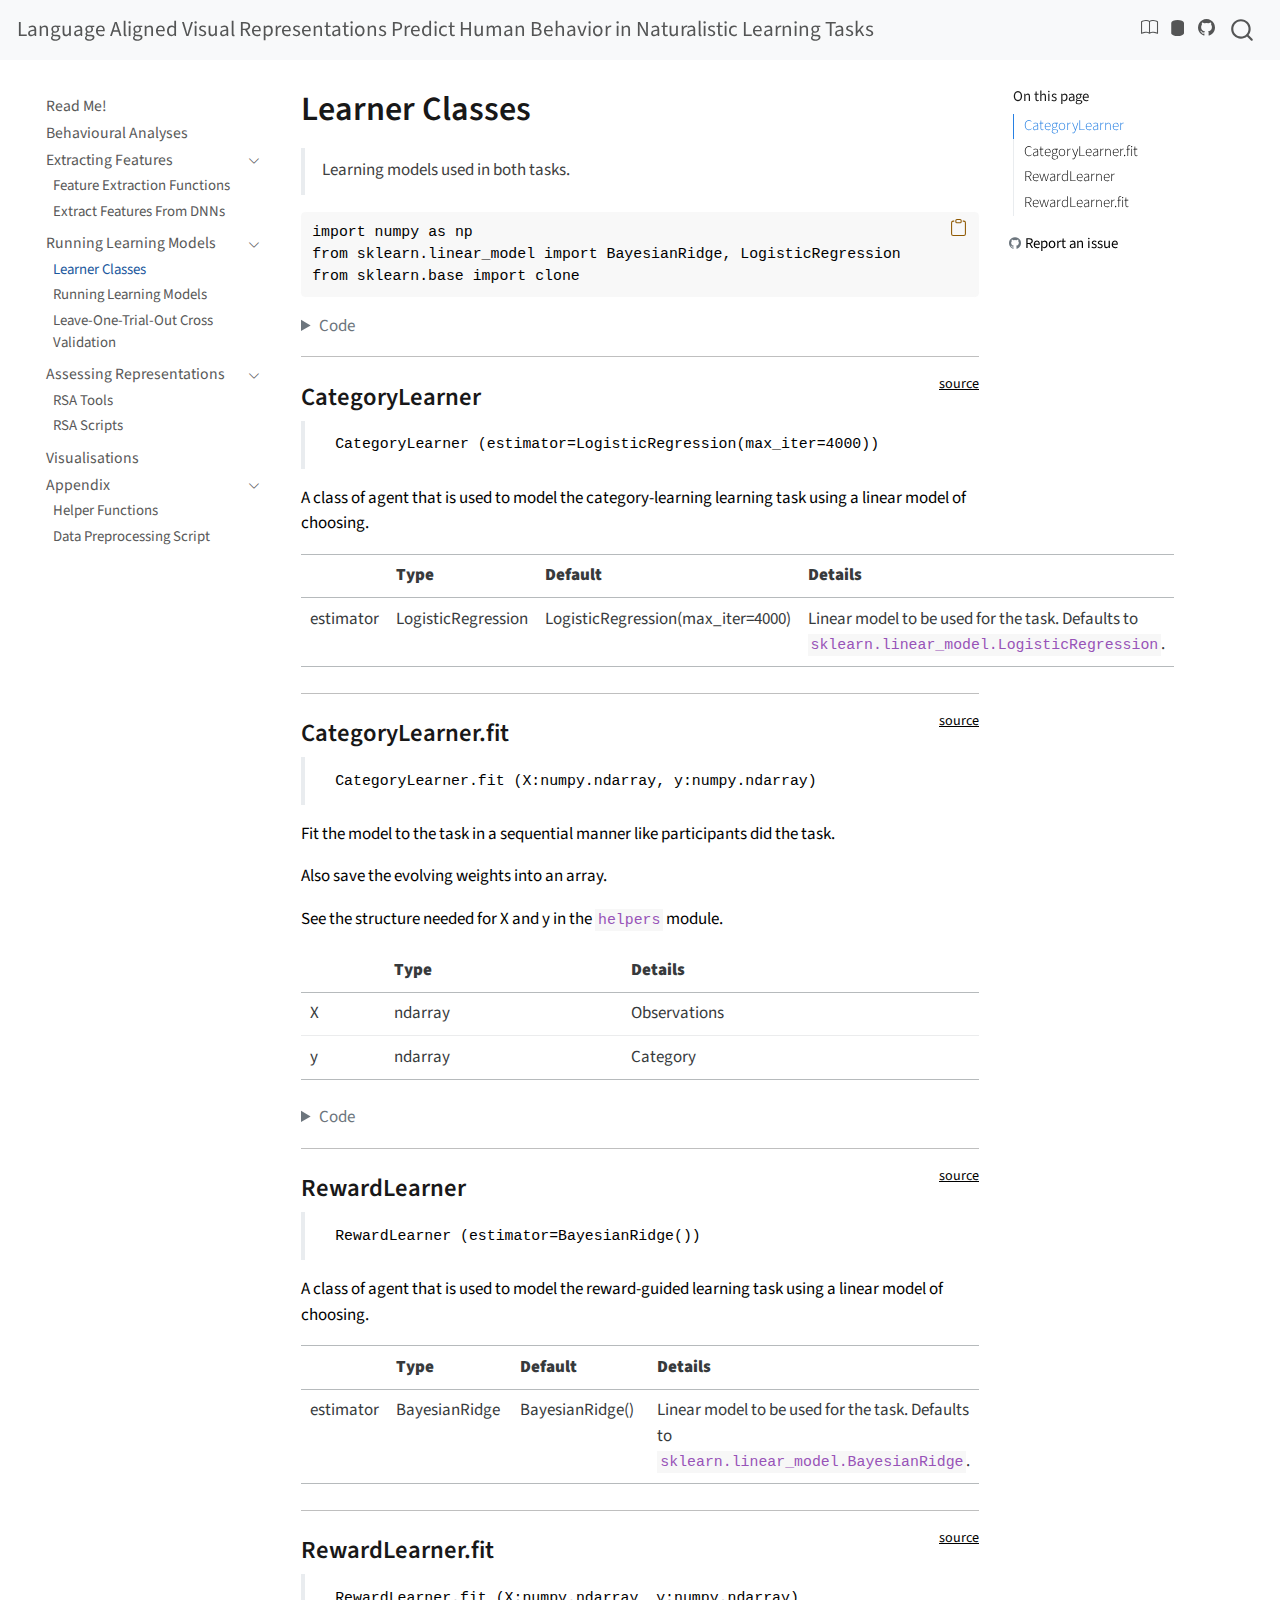
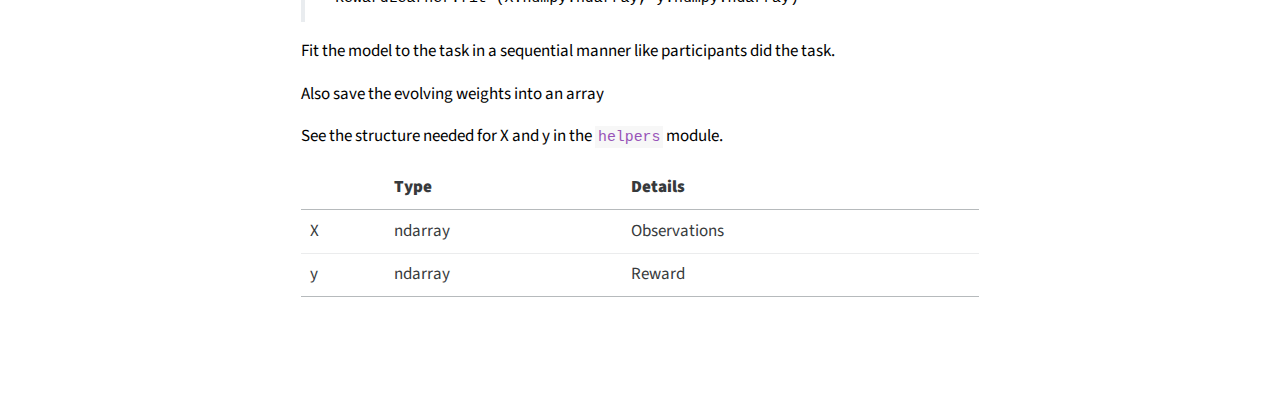
<file: docs/learners.html>
<!DOCTYPE html>
<html xmlns="http://www.w3.org/1999/xhtml" lang="en" xml:lang="en"><head>

<meta charset="utf-8">
<meta name="generator" content="quarto-1.3.361">

<meta name="viewport" content="width=device-width, initial-scale=1.0, user-scalable=yes">


<title>Language Aligned Visual Representations Predict Human Behavior in Naturalistic Learning Tasks - Learner Classes</title>
<style>
code{white-space: pre-wrap;}
span.smallcaps{font-variant: small-caps;}
div.columns{display: flex; gap: min(4vw, 1.5em);}
div.column{flex: auto; overflow-x: auto;}
div.hanging-indent{margin-left: 1.5em; text-indent: -1.5em;}
ul.task-list{list-style: none;}
ul.task-list li input[type="checkbox"] {
  width: 0.8em;
  margin: 0 0.8em 0.2em -1em; /* quarto-specific, see https://github.com/quarto-dev/quarto-cli/issues/4556 */ 
  vertical-align: middle;
}
/* CSS for syntax highlighting */
pre > code.sourceCode { white-space: pre; position: relative; }
pre > code.sourceCode > span { display: inline-block; line-height: 1.25; }
pre > code.sourceCode > span:empty { height: 1.2em; }
.sourceCode { overflow: visible; }
code.sourceCode > span { color: inherit; text-decoration: inherit; }
div.sourceCode { margin: 1em 0; }
pre.sourceCode { margin: 0; }
@media screen {
div.sourceCode { overflow: auto; }
}
@media print {
pre > code.sourceCode { white-space: pre-wrap; }
pre > code.sourceCode > span { text-indent: -5em; padding-left: 5em; }
}
pre.numberSource code
  { counter-reset: source-line 0; }
pre.numberSource code > span
  { position: relative; left: -4em; counter-increment: source-line; }
pre.numberSource code > span > a:first-child::before
  { content: counter(source-line);
    position: relative; left: -1em; text-align: right; vertical-align: baseline;
    border: none; display: inline-block;
    -webkit-touch-callout: none; -webkit-user-select: none;
    -khtml-user-select: none; -moz-user-select: none;
    -ms-user-select: none; user-select: none;
    padding: 0 4px; width: 4em;
  }
pre.numberSource { margin-left: 3em;  padding-left: 4px; }
div.sourceCode
  {   }
@media screen {
pre > code.sourceCode > span > a:first-child::before { text-decoration: underline; }
}
</style>


<script src="site_libs/quarto-nav/quarto-nav.js"></script>
<script src="site_libs/quarto-nav/headroom.min.js"></script>
<script src="site_libs/clipboard/clipboard.min.js"></script>
<script src="site_libs/quarto-search/autocomplete.umd.js"></script>
<script src="site_libs/quarto-search/fuse.min.js"></script>
<script src="site_libs/quarto-search/quarto-search.js"></script>
<meta name="quarto:offset" content="./">
<script src="site_libs/quarto-html/quarto.js"></script>
<script src="site_libs/quarto-html/popper.min.js"></script>
<script src="site_libs/quarto-html/tippy.umd.min.js"></script>
<script src="site_libs/quarto-html/anchor.min.js"></script>
<link href="site_libs/quarto-html/tippy.css" rel="stylesheet">
<link href="site_libs/quarto-html/quarto-syntax-highlighting.css" rel="stylesheet" id="quarto-text-highlighting-styles">
<script src="site_libs/bootstrap/bootstrap.min.js"></script>
<link href="site_libs/bootstrap/bootstrap-icons.css" rel="stylesheet">
<link href="site_libs/bootstrap/bootstrap.min.css" rel="stylesheet" id="quarto-bootstrap" data-mode="light">
<script id="quarto-search-options" type="application/json">{
  "location": "navbar",
  "copy-button": false,
  "collapse-after": 3,
  "panel-placement": "end",
  "type": "overlay",
  "limit": 20,
  "language": {
    "search-no-results-text": "No results",
    "search-matching-documents-text": "matching documents",
    "search-copy-link-title": "Copy link to search",
    "search-hide-matches-text": "Hide additional matches",
    "search-more-match-text": "more match in this document",
    "search-more-matches-text": "more matches in this document",
    "search-clear-button-title": "Clear",
    "search-detached-cancel-button-title": "Cancel",
    "search-submit-button-title": "Submit",
    "search-label": "Search"
  }
}</script>


<link rel="stylesheet" href="styles.css">
</head>

<body class="nav-sidebar floating nav-fixed">

<div id="quarto-search-results"></div>
  <header id="quarto-header" class="headroom fixed-top">
    <nav class="navbar navbar-expand-lg navbar-dark ">
      <div class="navbar-container container-fluid">
      <div class="navbar-brand-container">
    <a class="navbar-brand" href="./index.html">
    <span class="navbar-title">Language Aligned Visual Representations Predict Human Behavior in Naturalistic Learning Tasks</span>
    </a>
  </div>
        <div class="quarto-navbar-tools ms-auto tools-wide">
    <a href="https://github.com/candemircan/NaturalCogSci" title="" class="quarto-navigation-tool px-1" aria-label=""><i class="bi bi-book"></i></a>
    <a href="https://osf.io/h3t52/" title="" class="quarto-navigation-tool px-1" aria-label=""><i class="bi bi-database"></i></a>
    <a href="https://github.com/candemircan/NaturalCogSci" title="" class="quarto-navigation-tool px-1" aria-label=""><i class="bi bi-github"></i></a>
</div>
          <div id="quarto-search" class="" title="Search"></div>
      </div> <!-- /container-fluid -->
    </nav>
  <nav class="quarto-secondary-nav">
    <div class="container-fluid d-flex">
      <button type="button" class="quarto-btn-toggle btn" data-bs-toggle="collapse" data-bs-target="#quarto-sidebar,#quarto-sidebar-glass" aria-controls="quarto-sidebar" aria-expanded="false" aria-label="Toggle sidebar navigation" onclick="if (window.quartoToggleHeadroom) { window.quartoToggleHeadroom(); }">
        <i class="bi bi-layout-text-sidebar-reverse"></i>
      </button>
      <nav class="quarto-page-breadcrumbs" aria-label="breadcrumb"><ol class="breadcrumb"><li class="breadcrumb-item"><a href="./learners.html">Running Learning Models</a></li><li class="breadcrumb-item"><a href="./learners.html">Learner Classes</a></li></ol></nav>
      <a class="flex-grow-1" role="button" data-bs-toggle="collapse" data-bs-target="#quarto-sidebar,#quarto-sidebar-glass" aria-controls="quarto-sidebar" aria-expanded="false" aria-label="Toggle sidebar navigation" onclick="if (window.quartoToggleHeadroom) { window.quartoToggleHeadroom(); }">      
      </a>
    </div>
  </nav>
</header>
<!-- content -->
<div id="quarto-content" class="quarto-container page-columns page-rows-contents page-layout-full page-navbar">
<!-- sidebar -->
  <nav id="quarto-sidebar" class="sidebar collapse collapse-horizontal sidebar-navigation floating overflow-auto">
    <div class="sidebar-menu-container"> 
    <ul class="list-unstyled mt-1">
        <li class="sidebar-item">
  <div class="sidebar-item-container"> 
  <a href="./index.html" class="sidebar-item-text sidebar-link">
 <span class="menu-text">Read Me!</span></a>
  </div>
</li>
        <li class="sidebar-item">
  <div class="sidebar-item-container"> 
  <a href="./bin/behavioural_analyses.html" class="sidebar-item-text sidebar-link">
 <span class="menu-text">Behavioural Analyses</span></a>
  </div>
</li>
        <li class="sidebar-item sidebar-item-section">
      <div class="sidebar-item-container"> 
            <a class="sidebar-item-text sidebar-link text-start" data-bs-toggle="collapse" data-bs-target="#quarto-sidebar-section-1" aria-expanded="true">
 <span class="menu-text">Extracting Features</span></a>
          <a class="sidebar-item-toggle text-start" data-bs-toggle="collapse" data-bs-target="#quarto-sidebar-section-1" aria-expanded="true" aria-label="Toggle section">
            <i class="bi bi-chevron-right ms-2"></i>
          </a> 
      </div>
      <ul id="quarto-sidebar-section-1" class="collapse list-unstyled sidebar-section depth1 show">  
          <li class="sidebar-item">
  <div class="sidebar-item-container"> 
  <a href="./feature_extractors.html" class="sidebar-item-text sidebar-link">
 <span class="menu-text">Feature Extraction Functions</span></a>
  </div>
</li>
          <li class="sidebar-item">
  <div class="sidebar-item-container"> 
  <a href="./bin/extract_features.html" class="sidebar-item-text sidebar-link">
 <span class="menu-text">Extract Features From DNNs</span></a>
  </div>
</li>
      </ul>
  </li>
        <li class="sidebar-item sidebar-item-section">
      <div class="sidebar-item-container"> 
            <a class="sidebar-item-text sidebar-link text-start" data-bs-toggle="collapse" data-bs-target="#quarto-sidebar-section-2" aria-expanded="true">
 <span class="menu-text">Running Learning Models</span></a>
          <a class="sidebar-item-toggle text-start" data-bs-toggle="collapse" data-bs-target="#quarto-sidebar-section-2" aria-expanded="true" aria-label="Toggle section">
            <i class="bi bi-chevron-right ms-2"></i>
          </a> 
      </div>
      <ul id="quarto-sidebar-section-2" class="collapse list-unstyled sidebar-section depth1 show">  
          <li class="sidebar-item">
  <div class="sidebar-item-container"> 
  <a href="./learners.html" class="sidebar-item-text sidebar-link active">
 <span class="menu-text">Learner Classes</span></a>
  </div>
</li>
          <li class="sidebar-item">
  <div class="sidebar-item-container"> 
  <a href="./bin/run_learners.html" class="sidebar-item-text sidebar-link">
 <span class="menu-text">Running Learning Models</span></a>
  </div>
</li>
          <li class="sidebar-item">
  <div class="sidebar-item-container"> 
  <a href="./bin/loo_cv.html" class="sidebar-item-text sidebar-link">
 <span class="menu-text">Leave-One-Trial-Out Cross Validation</span></a>
  </div>
</li>
      </ul>
  </li>
        <li class="sidebar-item sidebar-item-section">
      <div class="sidebar-item-container"> 
            <a class="sidebar-item-text sidebar-link text-start" data-bs-toggle="collapse" data-bs-target="#quarto-sidebar-section-3" aria-expanded="true">
 <span class="menu-text">Assessing Representations</span></a>
          <a class="sidebar-item-toggle text-start" data-bs-toggle="collapse" data-bs-target="#quarto-sidebar-section-3" aria-expanded="true" aria-label="Toggle section">
            <i class="bi bi-chevron-right ms-2"></i>
          </a> 
      </div>
      <ul id="quarto-sidebar-section-3" class="collapse list-unstyled sidebar-section depth1 show">  
          <li class="sidebar-item">
  <div class="sidebar-item-container"> 
  <a href="./rsatools.html" class="sidebar-item-text sidebar-link">
 <span class="menu-text">RSA Tools</span></a>
  </div>
</li>
          <li class="sidebar-item">
  <div class="sidebar-item-container"> 
  <a href="./bin/rsa.html" class="sidebar-item-text sidebar-link">
 <span class="menu-text">RSA Scripts</span></a>
  </div>
</li>
      </ul>
  </li>
        <li class="sidebar-item">
  <div class="sidebar-item-container"> 
  <a href="./bin/visualisations.html" class="sidebar-item-text sidebar-link">
 <span class="menu-text">Visualisations</span></a>
  </div>
</li>
        <li class="sidebar-item sidebar-item-section">
      <div class="sidebar-item-container"> 
            <a class="sidebar-item-text sidebar-link text-start" data-bs-toggle="collapse" data-bs-target="#quarto-sidebar-section-4" aria-expanded="true">
 <span class="menu-text">Appendix</span></a>
          <a class="sidebar-item-toggle text-start" data-bs-toggle="collapse" data-bs-target="#quarto-sidebar-section-4" aria-expanded="true" aria-label="Toggle section">
            <i class="bi bi-chevron-right ms-2"></i>
          </a> 
      </div>
      <ul id="quarto-sidebar-section-4" class="collapse list-unstyled sidebar-section depth1 show">  
          <li class="sidebar-item">
  <div class="sidebar-item-container"> 
  <a href="./helpers.html" class="sidebar-item-text sidebar-link">
 <span class="menu-text">Helper Functions</span></a>
  </div>
</li>
          <li class="sidebar-item">
  <div class="sidebar-item-container"> 
  <a href="./bin/preprocess.html" class="sidebar-item-text sidebar-link">
 <span class="menu-text">Data Preprocessing Script</span></a>
  </div>
</li>
      </ul>
  </li>
    </ul>
    </div>
</nav>
<div id="quarto-sidebar-glass" data-bs-toggle="collapse" data-bs-target="#quarto-sidebar,#quarto-sidebar-glass"></div>
<!-- margin-sidebar -->
    <div id="quarto-margin-sidebar" class="sidebar margin-sidebar">
        <nav id="TOC" role="doc-toc" class="toc-active">
    <h2 id="toc-title">On this page</h2>
   
  <ul>
  <li><a href="#categorylearner" id="toc-categorylearner" class="nav-link active" data-scroll-target="#categorylearner">CategoryLearner</a></li>
  <li><a href="#categorylearner.fit" id="toc-categorylearner.fit" class="nav-link" data-scroll-target="#categorylearner.fit">CategoryLearner.fit</a></li>
  <li><a href="#rewardlearner" id="toc-rewardlearner" class="nav-link" data-scroll-target="#rewardlearner">RewardLearner</a></li>
  <li><a href="#rewardlearner.fit" id="toc-rewardlearner.fit" class="nav-link" data-scroll-target="#rewardlearner.fit">RewardLearner.fit</a></li>
  </ul>
<div class="toc-actions"><div><i class="bi bi-github"></i></div><div class="action-links"><p><a href="https://github.com/candemircan/NaturalCogSci/issues/new" class="toc-action">Report an issue</a></p></div></div></nav>
    </div>
<!-- main -->
<main class="content column-body" id="quarto-document-content">

<header id="title-block-header" class="quarto-title-block default">
<div class="quarto-title">
<h1 class="title">Learner Classes</h1>
</div>



<div class="quarto-title-meta">

    
  
    
  </div>
  

</header>

<blockquote class="blockquote">
<p>Learning models used in both tasks.</p>
</blockquote>
<!-- WARNING: THIS FILE WAS AUTOGENERATED! DO NOT EDIT! -->
<div class="cell">
<div class="sourceCode cell-code" id="cb1"><pre class="sourceCode python code-with-copy"><code class="sourceCode python"><span id="cb1-1"><a href="#cb1-1" aria-hidden="true" tabindex="-1"></a><span class="im">import</span> numpy <span class="im">as</span> np</span>
<span id="cb1-2"><a href="#cb1-2" aria-hidden="true" tabindex="-1"></a><span class="im">from</span> sklearn.linear_model <span class="im">import</span> BayesianRidge, LogisticRegression</span>
<span id="cb1-3"><a href="#cb1-3" aria-hidden="true" tabindex="-1"></a><span class="im">from</span> sklearn.base <span class="im">import</span> clone</span></code><button title="Copy to Clipboard" class="code-copy-button"><i class="bi"></i></button></pre></div>
</div>
<div class="cell">
<details>
<summary>Code</summary>
<div class="sourceCode cell-code" id="cb2"><pre class="sourceCode python code-with-copy"><code class="sourceCode python"><span id="cb2-1"><a href="#cb2-1" aria-hidden="true" tabindex="-1"></a><span class="kw">class</span> CategoryLearner:</span>
<span id="cb2-2"><a href="#cb2-2" aria-hidden="true" tabindex="-1"></a></span>
<span id="cb2-3"><a href="#cb2-3" aria-hidden="true" tabindex="-1"></a>    <span class="kw">def</span> <span class="fu">__init__</span>(<span class="va">self</span>, estimator<span class="op">=</span>LogisticRegression(max_iter<span class="op">=</span><span class="dv">4000</span>) <span class="co"># Linear model to be used for the task. Defaults to `sklearn.linear_model.LogisticRegression`.</span></span>
<span id="cb2-4"><a href="#cb2-4" aria-hidden="true" tabindex="-1"></a>                 ):</span>
<span id="cb2-5"><a href="#cb2-5" aria-hidden="true" tabindex="-1"></a>        <span class="co">"""</span></span>
<span id="cb2-6"><a href="#cb2-6" aria-hidden="true" tabindex="-1"></a><span class="co">        A class of agent that is used to model the category-learning learning task</span></span>
<span id="cb2-7"><a href="#cb2-7" aria-hidden="true" tabindex="-1"></a><span class="co">        using a linear model of choosing.</span></span>
<span id="cb2-8"><a href="#cb2-8" aria-hidden="true" tabindex="-1"></a><span class="co">        """</span></span>
<span id="cb2-9"><a href="#cb2-9" aria-hidden="true" tabindex="-1"></a>        <span class="va">self</span>.estimator <span class="op">=</span> estimator</span>
<span id="cb2-10"><a href="#cb2-10" aria-hidden="true" tabindex="-1"></a>        <span class="co"># below are place holders</span></span>
<span id="cb2-11"><a href="#cb2-11" aria-hidden="true" tabindex="-1"></a>        <span class="va">self</span>.X <span class="op">=</span> np.zeros(<span class="dv">1</span>)</span>
<span id="cb2-12"><a href="#cb2-12" aria-hidden="true" tabindex="-1"></a>        <span class="va">self</span>.y <span class="op">=</span> np.zeros(<span class="dv">1</span>)</span>
<span id="cb2-13"><a href="#cb2-13" aria-hidden="true" tabindex="-1"></a>        <span class="va">self</span>.values <span class="op">=</span> np.zeros(<span class="dv">1</span>)</span>
<span id="cb2-14"><a href="#cb2-14" aria-hidden="true" tabindex="-1"></a>        <span class="va">self</span>.weights <span class="op">=</span> np.zeros(<span class="dv">1</span>)</span>
<span id="cb2-15"><a href="#cb2-15" aria-hidden="true" tabindex="-1"></a>        <span class="va">self</span>.mean <span class="op">=</span> <span class="dv">0</span></span>
<span id="cb2-16"><a href="#cb2-16" aria-hidden="true" tabindex="-1"></a>        <span class="va">self</span>.std <span class="op">=</span> <span class="dv">1</span></span>
<span id="cb2-17"><a href="#cb2-17" aria-hidden="true" tabindex="-1"></a></span>
<span id="cb2-18"><a href="#cb2-18" aria-hidden="true" tabindex="-1"></a>    <span class="kw">def</span> _predict(<span class="va">self</span>, trial: <span class="bu">int</span>):</span>
<span id="cb2-19"><a href="#cb2-19" aria-hidden="true" tabindex="-1"></a>        <span class="co">"""</span></span>
<span id="cb2-20"><a href="#cb2-20" aria-hidden="true" tabindex="-1"></a><span class="co">        Make predictions for the observation for the given trial</span></span>
<span id="cb2-21"><a href="#cb2-21" aria-hidden="true" tabindex="-1"></a></span>
<span id="cb2-22"><a href="#cb2-22" aria-hidden="true" tabindex="-1"></a><span class="co">        Args:</span></span>
<span id="cb2-23"><a href="#cb2-23" aria-hidden="true" tabindex="-1"></a><span class="co">            trial (int): trial number</span></span>
<span id="cb2-24"><a href="#cb2-24" aria-hidden="true" tabindex="-1"></a><span class="co">        """</span></span>
<span id="cb2-25"><a href="#cb2-25" aria-hidden="true" tabindex="-1"></a></span>
<span id="cb2-26"><a href="#cb2-26" aria-hidden="true" tabindex="-1"></a>        <span class="co"># scale test</span></span>
<span id="cb2-27"><a href="#cb2-27" aria-hidden="true" tabindex="-1"></a>        X_test <span class="op">=</span> <span class="va">self</span>.X[trial] <span class="op">-</span> <span class="va">self</span>.mean</span>
<span id="cb2-28"><a href="#cb2-28" aria-hidden="true" tabindex="-1"></a>        X_test <span class="op">/=</span> <span class="va">self</span>.std</span>
<span id="cb2-29"><a href="#cb2-29" aria-hidden="true" tabindex="-1"></a>        X_test <span class="op">=</span> X_test.reshape(<span class="dv">1</span>, <span class="op">-</span><span class="dv">1</span>)</span>
<span id="cb2-30"><a href="#cb2-30" aria-hidden="true" tabindex="-1"></a></span>
<span id="cb2-31"><a href="#cb2-31" aria-hidden="true" tabindex="-1"></a></span>
<span id="cb2-32"><a href="#cb2-32" aria-hidden="true" tabindex="-1"></a>        <span class="va">self</span>.values[trial, :] <span class="op">=</span>  <span class="va">self</span>.estimator.predict_proba(X_test)</span>
<span id="cb2-33"><a href="#cb2-33" aria-hidden="true" tabindex="-1"></a></span>
<span id="cb2-34"><a href="#cb2-34" aria-hidden="true" tabindex="-1"></a>    <span class="kw">def</span> _learn(<span class="va">self</span>, trial: <span class="bu">int</span>):</span>
<span id="cb2-35"><a href="#cb2-35" aria-hidden="true" tabindex="-1"></a>        <span class="co">"""</span></span>
<span id="cb2-36"><a href="#cb2-36" aria-hidden="true" tabindex="-1"></a></span>
<span id="cb2-37"><a href="#cb2-37" aria-hidden="true" tabindex="-1"></a><span class="co">        Fit the model on observations up until the given trial.</span></span>
<span id="cb2-38"><a href="#cb2-38" aria-hidden="true" tabindex="-1"></a><span class="co">        If that does not include observations belonging to both classes,</span></span>
<span id="cb2-39"><a href="#cb2-39" aria-hidden="true" tabindex="-1"></a><span class="co">        use the pseudo-observations to make predictions</span></span>
<span id="cb2-40"><a href="#cb2-40" aria-hidden="true" tabindex="-1"></a></span>
<span id="cb2-41"><a href="#cb2-41" aria-hidden="true" tabindex="-1"></a><span class="co">        Args:</span></span>
<span id="cb2-42"><a href="#cb2-42" aria-hidden="true" tabindex="-1"></a><span class="co">            trial (int): trial number</span></span>
<span id="cb2-43"><a href="#cb2-43" aria-hidden="true" tabindex="-1"></a><span class="co">        """</span></span>
<span id="cb2-44"><a href="#cb2-44" aria-hidden="true" tabindex="-1"></a></span>
<span id="cb2-45"><a href="#cb2-45" aria-hidden="true" tabindex="-1"></a>        <span class="cf">if</span> <span class="dv">0</span> <span class="kw">in</span> <span class="va">self</span>.y[: trial <span class="op">+</span> <span class="dv">1</span>] <span class="kw">and</span> <span class="dv">1</span> <span class="kw">in</span> <span class="va">self</span>.y[: trial <span class="op">+</span> <span class="dv">1</span>]:</span>
<span id="cb2-46"><a href="#cb2-46" aria-hidden="true" tabindex="-1"></a>            <span class="va">self</span>.estimator <span class="op">=</span> clone(<span class="va">self</span>.estimator)</span>
<span id="cb2-47"><a href="#cb2-47" aria-hidden="true" tabindex="-1"></a>            train_X <span class="op">=</span> <span class="va">self</span>.X[: trial <span class="op">+</span> <span class="dv">1</span>]</span>
<span id="cb2-48"><a href="#cb2-48" aria-hidden="true" tabindex="-1"></a></span>
<span id="cb2-49"><a href="#cb2-49" aria-hidden="true" tabindex="-1"></a>            <span class="co"># update scaling parameters</span></span>
<span id="cb2-50"><a href="#cb2-50" aria-hidden="true" tabindex="-1"></a>            <span class="va">self</span>.mean <span class="op">=</span> train_X.mean(axis<span class="op">=</span><span class="dv">0</span>)</span>
<span id="cb2-51"><a href="#cb2-51" aria-hidden="true" tabindex="-1"></a>            <span class="va">self</span>.std <span class="op">=</span> train_X.std(axis<span class="op">=</span><span class="dv">0</span>)</span>
<span id="cb2-52"><a href="#cb2-52" aria-hidden="true" tabindex="-1"></a>            <span class="va">self</span>.std <span class="op">=</span> np.where(<span class="va">self</span>.std<span class="op">==</span><span class="dv">0</span>,<span class="dv">1</span>,<span class="va">self</span>.std)</span>
<span id="cb2-53"><a href="#cb2-53" aria-hidden="true" tabindex="-1"></a></span>
<span id="cb2-54"><a href="#cb2-54" aria-hidden="true" tabindex="-1"></a>            train_X <span class="op">-=</span> <span class="va">self</span>.mean</span>
<span id="cb2-55"><a href="#cb2-55" aria-hidden="true" tabindex="-1"></a>            train_X <span class="op">/=</span> <span class="va">self</span>.std</span>
<span id="cb2-56"><a href="#cb2-56" aria-hidden="true" tabindex="-1"></a></span>
<span id="cb2-57"><a href="#cb2-57" aria-hidden="true" tabindex="-1"></a>            <span class="va">self</span>.estimator.fit(train_X, <span class="va">self</span>.y[: trial <span class="op">+</span> <span class="dv">1</span>])</span>
<span id="cb2-58"><a href="#cb2-58" aria-hidden="true" tabindex="-1"></a></span>
<span id="cb2-59"><a href="#cb2-59" aria-hidden="true" tabindex="-1"></a>    <span class="kw">def</span> fit(<span class="va">self</span>, X: np.ndarray, <span class="co"># Observations</span></span>
<span id="cb2-60"><a href="#cb2-60" aria-hidden="true" tabindex="-1"></a>            y: np.ndarray): <span class="co"># Category</span></span>
<span id="cb2-61"><a href="#cb2-61" aria-hidden="true" tabindex="-1"></a>        <span class="co">"""</span></span>
<span id="cb2-62"><a href="#cb2-62" aria-hidden="true" tabindex="-1"></a><span class="co">        Fit the model to the task in a sequential manner like participants did the task.</span></span>
<span id="cb2-63"><a href="#cb2-63" aria-hidden="true" tabindex="-1"></a><span class="co">        </span></span>
<span id="cb2-64"><a href="#cb2-64" aria-hidden="true" tabindex="-1"></a><span class="co">        Also save the evolving weights into an array.</span></span>
<span id="cb2-65"><a href="#cb2-65" aria-hidden="true" tabindex="-1"></a></span>
<span id="cb2-66"><a href="#cb2-66" aria-hidden="true" tabindex="-1"></a><span class="co">        See the structure needed for X and y in the `helpers` module.</span></span>
<span id="cb2-67"><a href="#cb2-67" aria-hidden="true" tabindex="-1"></a><span class="co">        """</span></span>
<span id="cb2-68"><a href="#cb2-68" aria-hidden="true" tabindex="-1"></a></span>
<span id="cb2-69"><a href="#cb2-69" aria-hidden="true" tabindex="-1"></a>        <span class="va">self</span>.X <span class="op">=</span> X</span>
<span id="cb2-70"><a href="#cb2-70" aria-hidden="true" tabindex="-1"></a>        <span class="va">self</span>.y <span class="op">=</span> y</span>
<span id="cb2-71"><a href="#cb2-71" aria-hidden="true" tabindex="-1"></a>        <span class="va">self</span>.values <span class="op">=</span> np.zeros((<span class="va">self</span>.X.shape[<span class="dv">0</span>], <span class="dv">2</span>))</span>
<span id="cb2-72"><a href="#cb2-72" aria-hidden="true" tabindex="-1"></a>        <span class="va">self</span>.weights <span class="op">=</span> np.zeros([<span class="va">self</span>.X.shape[<span class="dv">0</span>], <span class="va">self</span>.X.shape[<span class="dv">1</span>]])</span>
<span id="cb2-73"><a href="#cb2-73" aria-hidden="true" tabindex="-1"></a></span>
<span id="cb2-74"><a href="#cb2-74" aria-hidden="true" tabindex="-1"></a>        <span class="co"># give pseudo-observations so the model can make predictions</span></span>
<span id="cb2-75"><a href="#cb2-75" aria-hidden="true" tabindex="-1"></a>        <span class="va">self</span>.estimator.fit(np.zeros((<span class="dv">2</span>, <span class="va">self</span>.X.shape[<span class="dv">1</span>])), np.array([<span class="dv">0</span>, <span class="dv">1</span>]))</span>
<span id="cb2-76"><a href="#cb2-76" aria-hidden="true" tabindex="-1"></a></span>
<span id="cb2-77"><a href="#cb2-77" aria-hidden="true" tabindex="-1"></a>        <span class="cf">for</span> trial <span class="kw">in</span> <span class="bu">range</span>(<span class="va">self</span>.X.shape[<span class="dv">0</span>]):</span>
<span id="cb2-78"><a href="#cb2-78" aria-hidden="true" tabindex="-1"></a>            <span class="va">self</span>._predict(trial)</span>
<span id="cb2-79"><a href="#cb2-79" aria-hidden="true" tabindex="-1"></a>            <span class="va">self</span>._learn(trial)</span>
<span id="cb2-80"><a href="#cb2-80" aria-hidden="true" tabindex="-1"></a>            <span class="va">self</span>.weights[trial, :] <span class="op">=</span> <span class="va">self</span>.estimator.coef_</span></code><button title="Copy to Clipboard" class="code-copy-button"><i class="bi"></i></button></pre></div>
</details>
</div>
<hr>
<p><a href="https://github.com/candemircan/NaturalCogSci/blob/main/NaturalCogSci/learners.py#L13" target="_blank" style="float:right; font-size:smaller">source</a></p>
<section id="categorylearner" class="level3">
<h3 class="anchored" data-anchor-id="categorylearner">CategoryLearner</h3>
<blockquote class="blockquote">
<pre><code> CategoryLearner (estimator=LogisticRegression(max_iter=4000))</code></pre>
</blockquote>
<p>A class of agent that is used to model the category-learning learning task using a linear model of choosing.</p>
<table class="table">
<colgroup>
<col style="width: 6%">
<col style="width: 25%">
<col style="width: 34%">
<col style="width: 34%">
</colgroup>
<thead>
<tr class="header">
<th></th>
<th><strong>Type</strong></th>
<th><strong>Default</strong></th>
<th><strong>Details</strong></th>
</tr>
</thead>
<tbody>
<tr class="odd">
<td>estimator</td>
<td>LogisticRegression</td>
<td>LogisticRegression(max_iter=4000)</td>
<td>Linear model to be used for the task. Defaults to <code>sklearn.linear_model.LogisticRegression</code>.</td>
</tr>
</tbody>
</table>
<hr>
<p><a href="https://github.com/candemircan/NaturalCogSci/blob/main/NaturalCogSci/learners.py#L73" target="_blank" style="float:right; font-size:smaller">source</a></p>
</section>
<section id="categorylearner.fit" class="level3">
<h3 class="anchored" data-anchor-id="categorylearner.fit">CategoryLearner.fit</h3>
<blockquote class="blockquote">
<pre><code> CategoryLearner.fit (X:numpy.ndarray, y:numpy.ndarray)</code></pre>
</blockquote>
<p>Fit the model to the task in a sequential manner like participants did the task.</p>
<p>Also save the evolving weights into an array.</p>
<p>See the structure needed for X and y in the <code>helpers</code> module.</p>
<table class="table">
<thead>
<tr class="header">
<th></th>
<th><strong>Type</strong></th>
<th><strong>Details</strong></th>
</tr>
</thead>
<tbody>
<tr class="odd">
<td>X</td>
<td>ndarray</td>
<td>Observations</td>
</tr>
<tr class="even">
<td>y</td>
<td>ndarray</td>
<td>Category</td>
</tr>
</tbody>
</table>
<div class="cell">
<details>
<summary>Code</summary>
<div class="sourceCode cell-code" id="cb5"><pre class="sourceCode python code-with-copy"><code class="sourceCode python"><span id="cb5-1"><a href="#cb5-1" aria-hidden="true" tabindex="-1"></a><span class="kw">class</span> RewardLearner:</span>
<span id="cb5-2"><a href="#cb5-2" aria-hidden="true" tabindex="-1"></a></span>
<span id="cb5-3"><a href="#cb5-3" aria-hidden="true" tabindex="-1"></a>    <span class="kw">def</span> <span class="fu">__init__</span>(<span class="va">self</span>, estimator<span class="op">=</span>BayesianRidge() <span class="co">#  Linear model to be used for the task. Defaults to `sklearn.linear_model.BayesianRidge`.</span></span>
<span id="cb5-4"><a href="#cb5-4" aria-hidden="true" tabindex="-1"></a>                 ):</span>
<span id="cb5-5"><a href="#cb5-5" aria-hidden="true" tabindex="-1"></a>        <span class="co">"""</span></span>
<span id="cb5-6"><a href="#cb5-6" aria-hidden="true" tabindex="-1"></a><span class="co">        A class of agent that is used to model the reward-guided learning task</span></span>
<span id="cb5-7"><a href="#cb5-7" aria-hidden="true" tabindex="-1"></a><span class="co">        using a linear model of choosing.</span></span>
<span id="cb5-8"><a href="#cb5-8" aria-hidden="true" tabindex="-1"></a></span>
<span id="cb5-9"><a href="#cb5-9" aria-hidden="true" tabindex="-1"></a><span class="co">        """</span></span>
<span id="cb5-10"><a href="#cb5-10" aria-hidden="true" tabindex="-1"></a>        <span class="va">self</span>.estimator <span class="op">=</span> estimator</span>
<span id="cb5-11"><a href="#cb5-11" aria-hidden="true" tabindex="-1"></a>        <span class="co"># below are place holders</span></span>
<span id="cb5-12"><a href="#cb5-12" aria-hidden="true" tabindex="-1"></a>        <span class="va">self</span>.X <span class="op">=</span> np.zeros(<span class="dv">1</span>)</span>
<span id="cb5-13"><a href="#cb5-13" aria-hidden="true" tabindex="-1"></a>        <span class="va">self</span>.y <span class="op">=</span> np.zeros(<span class="dv">1</span>)</span>
<span id="cb5-14"><a href="#cb5-14" aria-hidden="true" tabindex="-1"></a>        <span class="va">self</span>.values <span class="op">=</span> np.zeros(<span class="dv">1</span>)</span>
<span id="cb5-15"><a href="#cb5-15" aria-hidden="true" tabindex="-1"></a>        <span class="va">self</span>.weights <span class="op">=</span> np.zeros(<span class="dv">1</span>)</span>
<span id="cb5-16"><a href="#cb5-16" aria-hidden="true" tabindex="-1"></a></span>
<span id="cb5-17"><a href="#cb5-17" aria-hidden="true" tabindex="-1"></a>    <span class="kw">def</span> fit(<span class="va">self</span>, X: np.ndarray, <span class="co"># Observations</span></span>
<span id="cb5-18"><a href="#cb5-18" aria-hidden="true" tabindex="-1"></a>            y: np.ndarray <span class="co"># Reward</span></span>
<span id="cb5-19"><a href="#cb5-19" aria-hidden="true" tabindex="-1"></a>            ):</span>
<span id="cb5-20"><a href="#cb5-20" aria-hidden="true" tabindex="-1"></a>        <span class="co">"""</span></span>
<span id="cb5-21"><a href="#cb5-21" aria-hidden="true" tabindex="-1"></a><span class="co">        Fit the model to the task in a sequential manner like participants did the task.</span></span>
<span id="cb5-22"><a href="#cb5-22" aria-hidden="true" tabindex="-1"></a><span class="co">        </span></span>
<span id="cb5-23"><a href="#cb5-23" aria-hidden="true" tabindex="-1"></a><span class="co">        Also save the evolving weights into an array</span></span>
<span id="cb5-24"><a href="#cb5-24" aria-hidden="true" tabindex="-1"></a><span class="co">        </span></span>
<span id="cb5-25"><a href="#cb5-25" aria-hidden="true" tabindex="-1"></a><span class="co">        See the structure needed for X and y in the `helpers` module.</span></span>
<span id="cb5-26"><a href="#cb5-26" aria-hidden="true" tabindex="-1"></a><span class="co">        """</span></span>
<span id="cb5-27"><a href="#cb5-27" aria-hidden="true" tabindex="-1"></a></span>
<span id="cb5-28"><a href="#cb5-28" aria-hidden="true" tabindex="-1"></a>        <span class="va">self</span>.X, <span class="va">self</span>.y <span class="op">=</span> X, y</span>
<span id="cb5-29"><a href="#cb5-29" aria-hidden="true" tabindex="-1"></a>        <span class="va">self</span>.values <span class="op">=</span> np.zeros([<span class="va">self</span>.X.shape[<span class="dv">0</span>], <span class="dv">2</span>])</span>
<span id="cb5-30"><a href="#cb5-30" aria-hidden="true" tabindex="-1"></a>        <span class="va">self</span>.weights <span class="op">=</span> np.zeros([<span class="va">self</span>.X.shape[<span class="dv">0</span>], <span class="va">self</span>.X.shape[<span class="dv">2</span>]])</span>
<span id="cb5-31"><a href="#cb5-31" aria-hidden="true" tabindex="-1"></a></span>
<span id="cb5-32"><a href="#cb5-32" aria-hidden="true" tabindex="-1"></a>        <span class="co"># initialise scaling values</span></span>
<span id="cb5-33"><a href="#cb5-33" aria-hidden="true" tabindex="-1"></a>        mean <span class="op">=</span> np.zeros(<span class="va">self</span>.X.shape[<span class="dv">2</span>])</span>
<span id="cb5-34"><a href="#cb5-34" aria-hidden="true" tabindex="-1"></a>        std <span class="op">=</span> np.ones(<span class="va">self</span>.X.shape[<span class="dv">2</span>])</span>
<span id="cb5-35"><a href="#cb5-35" aria-hidden="true" tabindex="-1"></a></span>
<span id="cb5-36"><a href="#cb5-36" aria-hidden="true" tabindex="-1"></a>        <span class="cf">for</span> trial <span class="kw">in</span> <span class="bu">range</span>(<span class="va">self</span>.X.shape[<span class="dv">0</span>]):</span>
<span id="cb5-37"><a href="#cb5-37" aria-hidden="true" tabindex="-1"></a>            test_X <span class="op">=</span> <span class="va">self</span>._get_test_data(trial)</span>
<span id="cb5-38"><a href="#cb5-38" aria-hidden="true" tabindex="-1"></a></span>
<span id="cb5-39"><a href="#cb5-39" aria-hidden="true" tabindex="-1"></a>            <span class="co"># scale test data </span></span>
<span id="cb5-40"><a href="#cb5-40" aria-hidden="true" tabindex="-1"></a>            test_X <span class="op">-=</span> mean</span>
<span id="cb5-41"><a href="#cb5-41" aria-hidden="true" tabindex="-1"></a>            test_X <span class="op">/=</span> std</span>
<span id="cb5-42"><a href="#cb5-42" aria-hidden="true" tabindex="-1"></a>            <span class="va">self</span>._predict(test_X, trial)</span>
<span id="cb5-43"><a href="#cb5-43" aria-hidden="true" tabindex="-1"></a></span>
<span id="cb5-44"><a href="#cb5-44" aria-hidden="true" tabindex="-1"></a>            training_X, training_y <span class="op">=</span> <span class="va">self</span>._get_training_data(trial)</span>
<span id="cb5-45"><a href="#cb5-45" aria-hidden="true" tabindex="-1"></a></span>
<span id="cb5-46"><a href="#cb5-46" aria-hidden="true" tabindex="-1"></a>            <span class="co"># get scaling parameters for training data</span></span>
<span id="cb5-47"><a href="#cb5-47" aria-hidden="true" tabindex="-1"></a>            mean <span class="op">=</span> training_X.mean(axis<span class="op">=</span><span class="dv">0</span>)</span>
<span id="cb5-48"><a href="#cb5-48" aria-hidden="true" tabindex="-1"></a>            std <span class="op">=</span> training_X.std(axis<span class="op">=</span><span class="dv">0</span>)</span>
<span id="cb5-49"><a href="#cb5-49" aria-hidden="true" tabindex="-1"></a>            std <span class="op">=</span> np.where(std<span class="op">==</span><span class="dv">0</span>,<span class="dv">1</span>,std)</span>
<span id="cb5-50"><a href="#cb5-50" aria-hidden="true" tabindex="-1"></a></span>
<span id="cb5-51"><a href="#cb5-51" aria-hidden="true" tabindex="-1"></a>            training_X <span class="op">-=</span> mean</span>
<span id="cb5-52"><a href="#cb5-52" aria-hidden="true" tabindex="-1"></a>            training_X <span class="op">/=</span> std</span>
<span id="cb5-53"><a href="#cb5-53" aria-hidden="true" tabindex="-1"></a></span>
<span id="cb5-54"><a href="#cb5-54" aria-hidden="true" tabindex="-1"></a>            <span class="va">self</span>._learn(training_X, training_y)</span>
<span id="cb5-55"><a href="#cb5-55" aria-hidden="true" tabindex="-1"></a>            <span class="va">self</span>.weights[trial, :] <span class="op">=</span> <span class="va">self</span>.estimator.coef_</span>
<span id="cb5-56"><a href="#cb5-56" aria-hidden="true" tabindex="-1"></a></span>
<span id="cb5-57"><a href="#cb5-57" aria-hidden="true" tabindex="-1"></a>    <span class="kw">def</span> _predict(<span class="va">self</span>, test_X: np.ndarray, trial: <span class="bu">int</span>):</span>
<span id="cb5-58"><a href="#cb5-58" aria-hidden="true" tabindex="-1"></a>        <span class="co">"""</span></span>
<span id="cb5-59"><a href="#cb5-59" aria-hidden="true" tabindex="-1"></a><span class="co">        Make predictions for the giben observations and save them.</span></span>
<span id="cb5-60"><a href="#cb5-60" aria-hidden="true" tabindex="-1"></a><span class="co">        Leave 0 predictions for the first trial for both options.</span></span>
<span id="cb5-61"><a href="#cb5-61" aria-hidden="true" tabindex="-1"></a></span>
<span id="cb5-62"><a href="#cb5-62" aria-hidden="true" tabindex="-1"></a><span class="co">        Args:</span></span>
<span id="cb5-63"><a href="#cb5-63" aria-hidden="true" tabindex="-1"></a><span class="co">            test_X (np.ndarray): novel observations -&gt; option (right==1) x feature</span></span>
<span id="cb5-64"><a href="#cb5-64" aria-hidden="true" tabindex="-1"></a><span class="co">            trial (int): trial number</span></span>
<span id="cb5-65"><a href="#cb5-65" aria-hidden="true" tabindex="-1"></a><span class="co">        """</span></span>
<span id="cb5-66"><a href="#cb5-66" aria-hidden="true" tabindex="-1"></a>        <span class="cf">if</span> trial:</span>
<span id="cb5-67"><a href="#cb5-67" aria-hidden="true" tabindex="-1"></a>            <span class="va">self</span>.values[trial, <span class="dv">0</span>] <span class="op">=</span> <span class="va">self</span>.estimator.predict(test_X[<span class="dv">0</span>].reshape(<span class="dv">1</span>, <span class="op">-</span><span class="dv">1</span>))</span>
<span id="cb5-68"><a href="#cb5-68" aria-hidden="true" tabindex="-1"></a>            <span class="va">self</span>.values[trial, <span class="dv">1</span>] <span class="op">=</span> <span class="va">self</span>.estimator.predict(test_X[<span class="dv">1</span>].reshape(<span class="dv">1</span>, <span class="op">-</span><span class="dv">1</span>))</span>
<span id="cb5-69"><a href="#cb5-69" aria-hidden="true" tabindex="-1"></a></span>
<span id="cb5-70"><a href="#cb5-70" aria-hidden="true" tabindex="-1"></a>    <span class="kw">def</span> _learn(<span class="va">self</span>, training_X: np.ndarray, training_y: np.ndarray):</span>
<span id="cb5-71"><a href="#cb5-71" aria-hidden="true" tabindex="-1"></a>        <span class="co">"""</span></span>
<span id="cb5-72"><a href="#cb5-72" aria-hidden="true" tabindex="-1"></a><span class="co">        Fit model to given data. Clone the used estimator by detaching the data.</span></span>
<span id="cb5-73"><a href="#cb5-73" aria-hidden="true" tabindex="-1"></a></span>
<span id="cb5-74"><a href="#cb5-74" aria-hidden="true" tabindex="-1"></a><span class="co">        Args:</span></span>
<span id="cb5-75"><a href="#cb5-75" aria-hidden="true" tabindex="-1"></a><span class="co">            training_X (np.ndarray): observations -&gt; trial (interleaved both options) x feature</span></span>
<span id="cb5-76"><a href="#cb5-76" aria-hidden="true" tabindex="-1"></a><span class="co">            training_y (np.ndarray): rewards -&gt; trial (interleaved both options)</span></span>
<span id="cb5-77"><a href="#cb5-77" aria-hidden="true" tabindex="-1"></a><span class="co">        """</span></span>
<span id="cb5-78"><a href="#cb5-78" aria-hidden="true" tabindex="-1"></a>        <span class="va">self</span>.estimator <span class="op">=</span> clone(<span class="va">self</span>.estimator)</span>
<span id="cb5-79"><a href="#cb5-79" aria-hidden="true" tabindex="-1"></a>        <span class="va">self</span>.estimator.fit(training_X, training_y.ravel())</span>
<span id="cb5-80"><a href="#cb5-80" aria-hidden="true" tabindex="-1"></a></span>
<span id="cb5-81"><a href="#cb5-81" aria-hidden="true" tabindex="-1"></a>    <span class="kw">def</span> _get_test_data(<span class="va">self</span>, trial: <span class="bu">int</span>):</span>
<span id="cb5-82"><a href="#cb5-82" aria-hidden="true" tabindex="-1"></a>        <span class="co">"""</span></span>
<span id="cb5-83"><a href="#cb5-83" aria-hidden="true" tabindex="-1"></a><span class="co">        Collapse 3D observations into 2D by having the two options in an interleaved manner</span></span>
<span id="cb5-84"><a href="#cb5-84" aria-hidden="true" tabindex="-1"></a><span class="co">        in axis 0. Axis 1 is features.</span></span>
<span id="cb5-85"><a href="#cb5-85" aria-hidden="true" tabindex="-1"></a></span>
<span id="cb5-86"><a href="#cb5-86" aria-hidden="true" tabindex="-1"></a><span class="co">        Args:</span></span>
<span id="cb5-87"><a href="#cb5-87" aria-hidden="true" tabindex="-1"></a><span class="co">            trial (int): trial number</span></span>
<span id="cb5-88"><a href="#cb5-88" aria-hidden="true" tabindex="-1"></a></span>
<span id="cb5-89"><a href="#cb5-89" aria-hidden="true" tabindex="-1"></a><span class="co">        """</span></span>
<span id="cb5-90"><a href="#cb5-90" aria-hidden="true" tabindex="-1"></a></span>
<span id="cb5-91"><a href="#cb5-91" aria-hidden="true" tabindex="-1"></a>        test_X <span class="op">=</span> np.stack([<span class="va">self</span>.X[trial, <span class="dv">0</span>, :], <span class="va">self</span>.X[trial, <span class="dv">1</span>, :]], axis<span class="op">=</span><span class="dv">0</span>)</span>
<span id="cb5-92"><a href="#cb5-92" aria-hidden="true" tabindex="-1"></a></span>
<span id="cb5-93"><a href="#cb5-93" aria-hidden="true" tabindex="-1"></a>        <span class="cf">return</span> test_X</span>
<span id="cb5-94"><a href="#cb5-94" aria-hidden="true" tabindex="-1"></a></span>
<span id="cb5-95"><a href="#cb5-95" aria-hidden="true" tabindex="-1"></a>    <span class="kw">def</span> _get_training_data(<span class="va">self</span>, trial: <span class="bu">int</span>):</span>
<span id="cb5-96"><a href="#cb5-96" aria-hidden="true" tabindex="-1"></a>        <span class="co">"""</span></span>
<span id="cb5-97"><a href="#cb5-97" aria-hidden="true" tabindex="-1"></a><span class="co">        Collapse 3D observations into 2D by merging trial (axis 0) and options (axis 2)</span></span>
<span id="cb5-98"><a href="#cb5-98" aria-hidden="true" tabindex="-1"></a><span class="co">        axes into axis 0, where we have options in an interleaved manner.</span></span>
<span id="cb5-99"><a href="#cb5-99" aria-hidden="true" tabindex="-1"></a></span>
<span id="cb5-100"><a href="#cb5-100" aria-hidden="true" tabindex="-1"></a><span class="co">        Collapse 2D rewards into 1D where trials and options are interleaved in the same</span></span>
<span id="cb5-101"><a href="#cb5-101" aria-hidden="true" tabindex="-1"></a><span class="co">        manner as axis 0.</span></span>
<span id="cb5-102"><a href="#cb5-102" aria-hidden="true" tabindex="-1"></a></span>
<span id="cb5-103"><a href="#cb5-103" aria-hidden="true" tabindex="-1"></a><span class="co">        Args:</span></span>
<span id="cb5-104"><a href="#cb5-104" aria-hidden="true" tabindex="-1"></a><span class="co">            trial (int): trial number</span></span>
<span id="cb5-105"><a href="#cb5-105" aria-hidden="true" tabindex="-1"></a><span class="co">        """</span></span>
<span id="cb5-106"><a href="#cb5-106" aria-hidden="true" tabindex="-1"></a>        training_X <span class="op">=</span> np.concatenate(</span>
<span id="cb5-107"><a href="#cb5-107" aria-hidden="true" tabindex="-1"></a>            [<span class="va">self</span>.X[: trial <span class="op">+</span> <span class="dv">1</span>, <span class="dv">0</span>, :], <span class="va">self</span>.X[: trial <span class="op">+</span> <span class="dv">1</span>, <span class="dv">1</span>, :]], axis<span class="op">=</span><span class="dv">0</span></span>
<span id="cb5-108"><a href="#cb5-108" aria-hidden="true" tabindex="-1"></a>        )</span>
<span id="cb5-109"><a href="#cb5-109" aria-hidden="true" tabindex="-1"></a>        training_y <span class="op">=</span> np.concatenate(</span>
<span id="cb5-110"><a href="#cb5-110" aria-hidden="true" tabindex="-1"></a>            [<span class="va">self</span>.y[: trial <span class="op">+</span> <span class="dv">1</span>, <span class="dv">0</span>], <span class="va">self</span>.y[: trial <span class="op">+</span> <span class="dv">1</span>, <span class="dv">1</span>]], axis<span class="op">=</span><span class="dv">0</span></span>
<span id="cb5-111"><a href="#cb5-111" aria-hidden="true" tabindex="-1"></a>        )[:, np.newaxis]</span>
<span id="cb5-112"><a href="#cb5-112" aria-hidden="true" tabindex="-1"></a></span>
<span id="cb5-113"><a href="#cb5-113" aria-hidden="true" tabindex="-1"></a>        <span class="cf">return</span> training_X, training_y</span></code><button title="Copy to Clipboard" class="code-copy-button"><i class="bi"></i></button></pre></div>
</details>
</div>
<hr>
<p><a href="https://github.com/candemircan/NaturalCogSci/blob/main/NaturalCogSci/learners.py#L96" target="_blank" style="float:right; font-size:smaller">source</a></p>
</section>
<section id="rewardlearner" class="level3">
<h3 class="anchored" data-anchor-id="rewardlearner">RewardLearner</h3>
<blockquote class="blockquote">
<pre><code> RewardLearner (estimator=BayesianRidge())</code></pre>
</blockquote>
<p>A class of agent that is used to model the reward-guided learning task using a linear model of choosing.</p>
<table class="table">
<colgroup>
<col style="width: 6%">
<col style="width: 25%">
<col style="width: 34%">
<col style="width: 34%">
</colgroup>
<thead>
<tr class="header">
<th></th>
<th><strong>Type</strong></th>
<th><strong>Default</strong></th>
<th><strong>Details</strong></th>
</tr>
</thead>
<tbody>
<tr class="odd">
<td>estimator</td>
<td>BayesianRidge</td>
<td>BayesianRidge()</td>
<td>Linear model to be used for the task. Defaults to <code>sklearn.linear_model.BayesianRidge</code>.</td>
</tr>
</tbody>
</table>
<hr>
<p><a href="https://github.com/candemircan/NaturalCogSci/blob/main/NaturalCogSci/learners.py#L113" target="_blank" style="float:right; font-size:smaller">source</a></p>
</section>
<section id="rewardlearner.fit" class="level3">
<h3 class="anchored" data-anchor-id="rewardlearner.fit">RewardLearner.fit</h3>
<blockquote class="blockquote">
<pre><code> RewardLearner.fit (X:numpy.ndarray, y:numpy.ndarray)</code></pre>
</blockquote>
<p>Fit the model to the task in a sequential manner like participants did the task.</p>
<p>Also save the evolving weights into an array</p>
<p>See the structure needed for X and y in the <code>helpers</code> module.</p>
<table class="table">
<thead>
<tr class="header">
<th></th>
<th><strong>Type</strong></th>
<th><strong>Details</strong></th>
</tr>
</thead>
<tbody>
<tr class="odd">
<td>X</td>
<td>ndarray</td>
<td>Observations</td>
</tr>
<tr class="even">
<td>y</td>
<td>ndarray</td>
<td>Reward</td>
</tr>
</tbody>
</table>


</section>

</main> <!-- /main -->
<script id="quarto-html-after-body" type="application/javascript">
window.document.addEventListener("DOMContentLoaded", function (event) {
  const toggleBodyColorMode = (bsSheetEl) => {
    const mode = bsSheetEl.getAttribute("data-mode");
    const bodyEl = window.document.querySelector("body");
    if (mode === "dark") {
      bodyEl.classList.add("quarto-dark");
      bodyEl.classList.remove("quarto-light");
    } else {
      bodyEl.classList.add("quarto-light");
      bodyEl.classList.remove("quarto-dark");
    }
  }
  const toggleBodyColorPrimary = () => {
    const bsSheetEl = window.document.querySelector("link#quarto-bootstrap");
    if (bsSheetEl) {
      toggleBodyColorMode(bsSheetEl);
    }
  }
  toggleBodyColorPrimary();  
  const icon = "";
  const anchorJS = new window.AnchorJS();
  anchorJS.options = {
    placement: 'right',
    icon: icon
  };
  anchorJS.add('.anchored');
  const isCodeAnnotation = (el) => {
    for (const clz of el.classList) {
      if (clz.startsWith('code-annotation-')) {                     
        return true;
      }
    }
    return false;
  }
  const clipboard = new window.ClipboardJS('.code-copy-button', {
    text: function(trigger) {
      const codeEl = trigger.previousElementSibling.cloneNode(true);
      for (const childEl of codeEl.children) {
        if (isCodeAnnotation(childEl)) {
          childEl.remove();
        }
      }
      return codeEl.innerText;
    }
  });
  clipboard.on('success', function(e) {
    // button target
    const button = e.trigger;
    // don't keep focus
    button.blur();
    // flash "checked"
    button.classList.add('code-copy-button-checked');
    var currentTitle = button.getAttribute("title");
    button.setAttribute("title", "Copied!");
    let tooltip;
    if (window.bootstrap) {
      button.setAttribute("data-bs-toggle", "tooltip");
      button.setAttribute("data-bs-placement", "left");
      button.setAttribute("data-bs-title", "Copied!");
      tooltip = new bootstrap.Tooltip(button, 
        { trigger: "manual", 
          customClass: "code-copy-button-tooltip",
          offset: [0, -8]});
      tooltip.show();    
    }
    setTimeout(function() {
      if (tooltip) {
        tooltip.hide();
        button.removeAttribute("data-bs-title");
        button.removeAttribute("data-bs-toggle");
        button.removeAttribute("data-bs-placement");
      }
      button.setAttribute("title", currentTitle);
      button.classList.remove('code-copy-button-checked');
    }, 1000);
    // clear code selection
    e.clearSelection();
  });
  function tippyHover(el, contentFn) {
    const config = {
      allowHTML: true,
      content: contentFn,
      maxWidth: 500,
      delay: 100,
      arrow: false,
      appendTo: function(el) {
          return el.parentElement;
      },
      interactive: true,
      interactiveBorder: 10,
      theme: 'quarto',
      placement: 'bottom-start'
    };
    window.tippy(el, config); 
  }
  const noterefs = window.document.querySelectorAll('a[role="doc-noteref"]');
  for (var i=0; i<noterefs.length; i++) {
    const ref = noterefs[i];
    tippyHover(ref, function() {
      // use id or data attribute instead here
      let href = ref.getAttribute('data-footnote-href') || ref.getAttribute('href');
      try { href = new URL(href).hash; } catch {}
      const id = href.replace(/^#\/?/, "");
      const note = window.document.getElementById(id);
      return note.innerHTML;
    });
  }
      let selectedAnnoteEl;
      const selectorForAnnotation = ( cell, annotation) => {
        let cellAttr = 'data-code-cell="' + cell + '"';
        let lineAttr = 'data-code-annotation="' +  annotation + '"';
        const selector = 'span[' + cellAttr + '][' + lineAttr + ']';
        return selector;
      }
      const selectCodeLines = (annoteEl) => {
        const doc = window.document;
        const targetCell = annoteEl.getAttribute("data-target-cell");
        const targetAnnotation = annoteEl.getAttribute("data-target-annotation");
        const annoteSpan = window.document.querySelector(selectorForAnnotation(targetCell, targetAnnotation));
        const lines = annoteSpan.getAttribute("data-code-lines").split(",");
        const lineIds = lines.map((line) => {
          return targetCell + "-" + line;
        })
        let top = null;
        let height = null;
        let parent = null;
        if (lineIds.length > 0) {
            //compute the position of the single el (top and bottom and make a div)
            const el = window.document.getElementById(lineIds[0]);
            top = el.offsetTop;
            height = el.offsetHeight;
            parent = el.parentElement.parentElement;
          if (lineIds.length > 1) {
            const lastEl = window.document.getElementById(lineIds[lineIds.length - 1]);
            const bottom = lastEl.offsetTop + lastEl.offsetHeight;
            height = bottom - top;
          }
          if (top !== null && height !== null && parent !== null) {
            // cook up a div (if necessary) and position it 
            let div = window.document.getElementById("code-annotation-line-highlight");
            if (div === null) {
              div = window.document.createElement("div");
              div.setAttribute("id", "code-annotation-line-highlight");
              div.style.position = 'absolute';
              parent.appendChild(div);
            }
            div.style.top = top - 2 + "px";
            div.style.height = height + 4 + "px";
            let gutterDiv = window.document.getElementById("code-annotation-line-highlight-gutter");
            if (gutterDiv === null) {
              gutterDiv = window.document.createElement("div");
              gutterDiv.setAttribute("id", "code-annotation-line-highlight-gutter");
              gutterDiv.style.position = 'absolute';
              const codeCell = window.document.getElementById(targetCell);
              const gutter = codeCell.querySelector('.code-annotation-gutter');
              gutter.appendChild(gutterDiv);
            }
            gutterDiv.style.top = top - 2 + "px";
            gutterDiv.style.height = height + 4 + "px";
          }
          selectedAnnoteEl = annoteEl;
        }
      };
      const unselectCodeLines = () => {
        const elementsIds = ["code-annotation-line-highlight", "code-annotation-line-highlight-gutter"];
        elementsIds.forEach((elId) => {
          const div = window.document.getElementById(elId);
          if (div) {
            div.remove();
          }
        });
        selectedAnnoteEl = undefined;
      };
      // Attach click handler to the DT
      const annoteDls = window.document.querySelectorAll('dt[data-target-cell]');
      for (const annoteDlNode of annoteDls) {
        annoteDlNode.addEventListener('click', (event) => {
          const clickedEl = event.target;
          if (clickedEl !== selectedAnnoteEl) {
            unselectCodeLines();
            const activeEl = window.document.querySelector('dt[data-target-cell].code-annotation-active');
            if (activeEl) {
              activeEl.classList.remove('code-annotation-active');
            }
            selectCodeLines(clickedEl);
            clickedEl.classList.add('code-annotation-active');
          } else {
            // Unselect the line
            unselectCodeLines();
            clickedEl.classList.remove('code-annotation-active');
          }
        });
      }
  const findCites = (el) => {
    const parentEl = el.parentElement;
    if (parentEl) {
      const cites = parentEl.dataset.cites;
      if (cites) {
        return {
          el,
          cites: cites.split(' ')
        };
      } else {
        return findCites(el.parentElement)
      }
    } else {
      return undefined;
    }
  };
  var bibliorefs = window.document.querySelectorAll('a[role="doc-biblioref"]');
  for (var i=0; i<bibliorefs.length; i++) {
    const ref = bibliorefs[i];
    const citeInfo = findCites(ref);
    if (citeInfo) {
      tippyHover(citeInfo.el, function() {
        var popup = window.document.createElement('div');
        citeInfo.cites.forEach(function(cite) {
          var citeDiv = window.document.createElement('div');
          citeDiv.classList.add('hanging-indent');
          citeDiv.classList.add('csl-entry');
          var biblioDiv = window.document.getElementById('ref-' + cite);
          if (biblioDiv) {
            citeDiv.innerHTML = biblioDiv.innerHTML;
          }
          popup.appendChild(citeDiv);
        });
        return popup.innerHTML;
      });
    }
  }
    var localhostRegex = new RegExp(/^(?:http|https):\/\/localhost\:?[0-9]*\//);
      var filterRegex = new RegExp("https:\/\/candemircan\.github\.io\/NaturalCogSci");
    var isInternal = (href) => {
        return filterRegex.test(href) || localhostRegex.test(href);
    }
    // Inspect non-navigation links and adorn them if external
 	var links = window.document.querySelectorAll('a[href]:not(.nav-link):not(.navbar-brand):not(.toc-action):not(.sidebar-link):not(.sidebar-item-toggle):not(.pagination-link):not(.no-external):not([aria-hidden]):not(.dropdown-item)');
    for (var i=0; i<links.length; i++) {
      const link = links[i];
      if (!isInternal(link.href)) {
          // target, if specified
          link.setAttribute("target", "_blank");
      }
    }
});
</script>
</div> <!-- /content -->



</body></html>
</file>
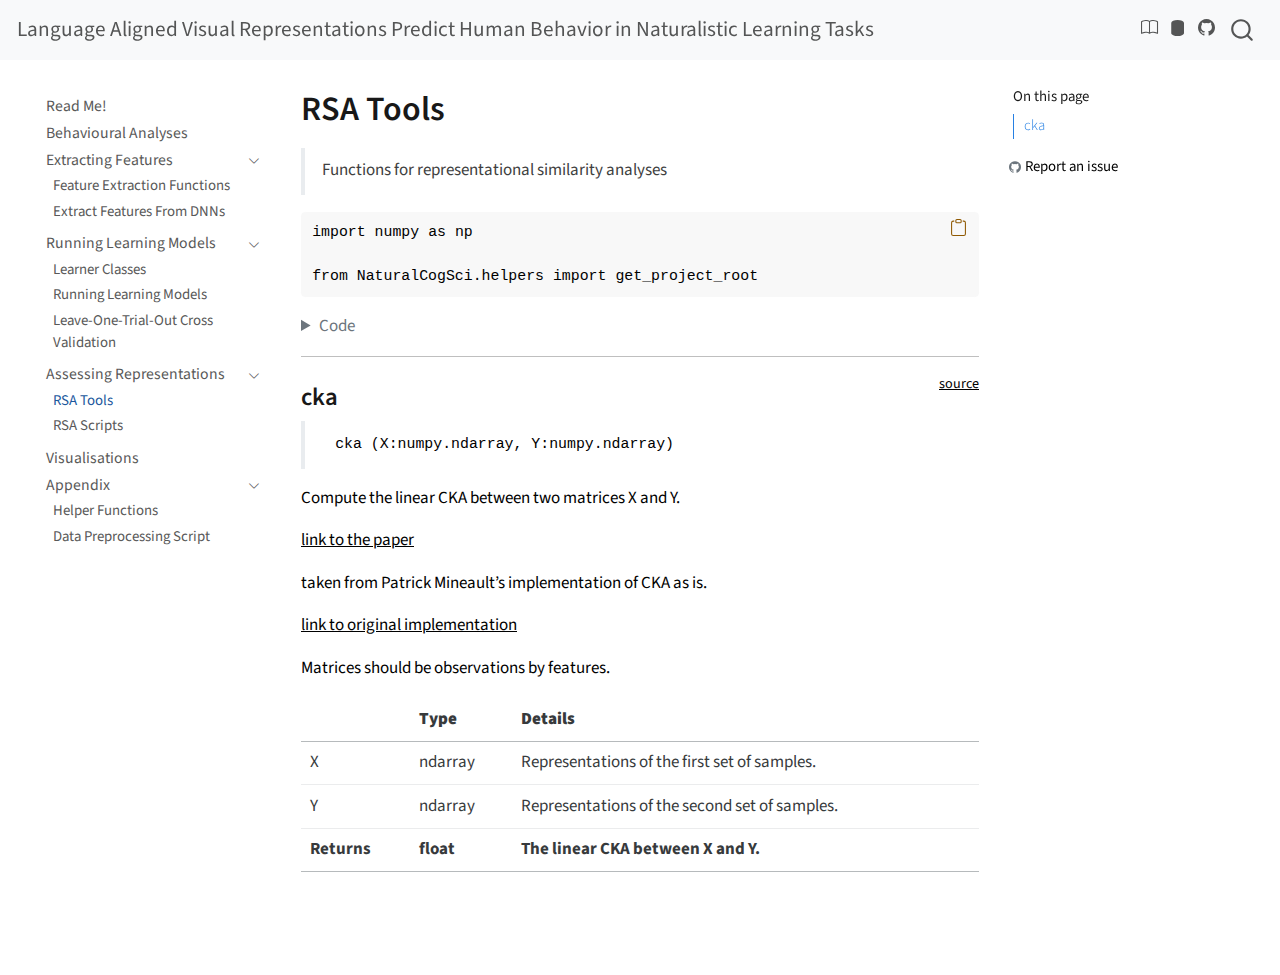
<file: docs/rsatools.html>
<!DOCTYPE html>
<html xmlns="http://www.w3.org/1999/xhtml" lang="en" xml:lang="en"><head>

<meta charset="utf-8">
<meta name="generator" content="quarto-1.3.361">

<meta name="viewport" content="width=device-width, initial-scale=1.0, user-scalable=yes">


<title>Language Aligned Visual Representations Predict Human Behavior in Naturalistic Learning Tasks - RSA Tools</title>
<style>
code{white-space: pre-wrap;}
span.smallcaps{font-variant: small-caps;}
div.columns{display: flex; gap: min(4vw, 1.5em);}
div.column{flex: auto; overflow-x: auto;}
div.hanging-indent{margin-left: 1.5em; text-indent: -1.5em;}
ul.task-list{list-style: none;}
ul.task-list li input[type="checkbox"] {
  width: 0.8em;
  margin: 0 0.8em 0.2em -1em; /* quarto-specific, see https://github.com/quarto-dev/quarto-cli/issues/4556 */ 
  vertical-align: middle;
}
/* CSS for syntax highlighting */
pre > code.sourceCode { white-space: pre; position: relative; }
pre > code.sourceCode > span { display: inline-block; line-height: 1.25; }
pre > code.sourceCode > span:empty { height: 1.2em; }
.sourceCode { overflow: visible; }
code.sourceCode > span { color: inherit; text-decoration: inherit; }
div.sourceCode { margin: 1em 0; }
pre.sourceCode { margin: 0; }
@media screen {
div.sourceCode { overflow: auto; }
}
@media print {
pre > code.sourceCode { white-space: pre-wrap; }
pre > code.sourceCode > span { text-indent: -5em; padding-left: 5em; }
}
pre.numberSource code
  { counter-reset: source-line 0; }
pre.numberSource code > span
  { position: relative; left: -4em; counter-increment: source-line; }
pre.numberSource code > span > a:first-child::before
  { content: counter(source-line);
    position: relative; left: -1em; text-align: right; vertical-align: baseline;
    border: none; display: inline-block;
    -webkit-touch-callout: none; -webkit-user-select: none;
    -khtml-user-select: none; -moz-user-select: none;
    -ms-user-select: none; user-select: none;
    padding: 0 4px; width: 4em;
  }
pre.numberSource { margin-left: 3em;  padding-left: 4px; }
div.sourceCode
  {   }
@media screen {
pre > code.sourceCode > span > a:first-child::before { text-decoration: underline; }
}
</style>


<script src="site_libs/quarto-nav/quarto-nav.js"></script>
<script src="site_libs/quarto-nav/headroom.min.js"></script>
<script src="site_libs/clipboard/clipboard.min.js"></script>
<script src="site_libs/quarto-search/autocomplete.umd.js"></script>
<script src="site_libs/quarto-search/fuse.min.js"></script>
<script src="site_libs/quarto-search/quarto-search.js"></script>
<meta name="quarto:offset" content="./">
<script src="site_libs/quarto-html/quarto.js"></script>
<script src="site_libs/quarto-html/popper.min.js"></script>
<script src="site_libs/quarto-html/tippy.umd.min.js"></script>
<script src="site_libs/quarto-html/anchor.min.js"></script>
<link href="site_libs/quarto-html/tippy.css" rel="stylesheet">
<link href="site_libs/quarto-html/quarto-syntax-highlighting.css" rel="stylesheet" id="quarto-text-highlighting-styles">
<script src="site_libs/bootstrap/bootstrap.min.js"></script>
<link href="site_libs/bootstrap/bootstrap-icons.css" rel="stylesheet">
<link href="site_libs/bootstrap/bootstrap.min.css" rel="stylesheet" id="quarto-bootstrap" data-mode="light">
<script id="quarto-search-options" type="application/json">{
  "location": "navbar",
  "copy-button": false,
  "collapse-after": 3,
  "panel-placement": "end",
  "type": "overlay",
  "limit": 20,
  "language": {
    "search-no-results-text": "No results",
    "search-matching-documents-text": "matching documents",
    "search-copy-link-title": "Copy link to search",
    "search-hide-matches-text": "Hide additional matches",
    "search-more-match-text": "more match in this document",
    "search-more-matches-text": "more matches in this document",
    "search-clear-button-title": "Clear",
    "search-detached-cancel-button-title": "Cancel",
    "search-submit-button-title": "Submit",
    "search-label": "Search"
  }
}</script>


<link rel="stylesheet" href="styles.css">
</head>

<body class="nav-sidebar floating nav-fixed">

<div id="quarto-search-results"></div>
  <header id="quarto-header" class="headroom fixed-top">
    <nav class="navbar navbar-expand-lg navbar-dark ">
      <div class="navbar-container container-fluid">
      <div class="navbar-brand-container">
    <a class="navbar-brand" href="./index.html">
    <span class="navbar-title">Language Aligned Visual Representations Predict Human Behavior in Naturalistic Learning Tasks</span>
    </a>
  </div>
        <div class="quarto-navbar-tools ms-auto tools-wide">
    <a href="https://github.com/candemircan/NaturalCogSci" title="" class="quarto-navigation-tool px-1" aria-label=""><i class="bi bi-book"></i></a>
    <a href="https://osf.io/h3t52/" title="" class="quarto-navigation-tool px-1" aria-label=""><i class="bi bi-database"></i></a>
    <a href="https://github.com/candemircan/NaturalCogSci" title="" class="quarto-navigation-tool px-1" aria-label=""><i class="bi bi-github"></i></a>
</div>
          <div id="quarto-search" class="" title="Search"></div>
      </div> <!-- /container-fluid -->
    </nav>
  <nav class="quarto-secondary-nav">
    <div class="container-fluid d-flex">
      <button type="button" class="quarto-btn-toggle btn" data-bs-toggle="collapse" data-bs-target="#quarto-sidebar,#quarto-sidebar-glass" aria-controls="quarto-sidebar" aria-expanded="false" aria-label="Toggle sidebar navigation" onclick="if (window.quartoToggleHeadroom) { window.quartoToggleHeadroom(); }">
        <i class="bi bi-layout-text-sidebar-reverse"></i>
      </button>
      <nav class="quarto-page-breadcrumbs" aria-label="breadcrumb"><ol class="breadcrumb"><li class="breadcrumb-item"><a href="./rsatools.html">Assessing Representations</a></li><li class="breadcrumb-item"><a href="./rsatools.html">RSA Tools</a></li></ol></nav>
      <a class="flex-grow-1" role="button" data-bs-toggle="collapse" data-bs-target="#quarto-sidebar,#quarto-sidebar-glass" aria-controls="quarto-sidebar" aria-expanded="false" aria-label="Toggle sidebar navigation" onclick="if (window.quartoToggleHeadroom) { window.quartoToggleHeadroom(); }">      
      </a>
    </div>
  </nav>
</header>
<!-- content -->
<div id="quarto-content" class="quarto-container page-columns page-rows-contents page-layout-full page-navbar">
<!-- sidebar -->
  <nav id="quarto-sidebar" class="sidebar collapse collapse-horizontal sidebar-navigation floating overflow-auto">
    <div class="sidebar-menu-container"> 
    <ul class="list-unstyled mt-1">
        <li class="sidebar-item">
  <div class="sidebar-item-container"> 
  <a href="./index.html" class="sidebar-item-text sidebar-link">
 <span class="menu-text">Read Me!</span></a>
  </div>
</li>
        <li class="sidebar-item">
  <div class="sidebar-item-container"> 
  <a href="./bin/behavioural_analyses.html" class="sidebar-item-text sidebar-link">
 <span class="menu-text">Behavioural Analyses</span></a>
  </div>
</li>
        <li class="sidebar-item sidebar-item-section">
      <div class="sidebar-item-container"> 
            <a class="sidebar-item-text sidebar-link text-start" data-bs-toggle="collapse" data-bs-target="#quarto-sidebar-section-1" aria-expanded="true">
 <span class="menu-text">Extracting Features</span></a>
          <a class="sidebar-item-toggle text-start" data-bs-toggle="collapse" data-bs-target="#quarto-sidebar-section-1" aria-expanded="true" aria-label="Toggle section">
            <i class="bi bi-chevron-right ms-2"></i>
          </a> 
      </div>
      <ul id="quarto-sidebar-section-1" class="collapse list-unstyled sidebar-section depth1 show">  
          <li class="sidebar-item">
  <div class="sidebar-item-container"> 
  <a href="./feature_extractors.html" class="sidebar-item-text sidebar-link">
 <span class="menu-text">Feature Extraction Functions</span></a>
  </div>
</li>
          <li class="sidebar-item">
  <div class="sidebar-item-container"> 
  <a href="./bin/extract_features.html" class="sidebar-item-text sidebar-link">
 <span class="menu-text">Extract Features From DNNs</span></a>
  </div>
</li>
      </ul>
  </li>
        <li class="sidebar-item sidebar-item-section">
      <div class="sidebar-item-container"> 
            <a class="sidebar-item-text sidebar-link text-start" data-bs-toggle="collapse" data-bs-target="#quarto-sidebar-section-2" aria-expanded="true">
 <span class="menu-text">Running Learning Models</span></a>
          <a class="sidebar-item-toggle text-start" data-bs-toggle="collapse" data-bs-target="#quarto-sidebar-section-2" aria-expanded="true" aria-label="Toggle section">
            <i class="bi bi-chevron-right ms-2"></i>
          </a> 
      </div>
      <ul id="quarto-sidebar-section-2" class="collapse list-unstyled sidebar-section depth1 show">  
          <li class="sidebar-item">
  <div class="sidebar-item-container"> 
  <a href="./learners.html" class="sidebar-item-text sidebar-link">
 <span class="menu-text">Learner Classes</span></a>
  </div>
</li>
          <li class="sidebar-item">
  <div class="sidebar-item-container"> 
  <a href="./bin/run_learners.html" class="sidebar-item-text sidebar-link">
 <span class="menu-text">Running Learning Models</span></a>
  </div>
</li>
          <li class="sidebar-item">
  <div class="sidebar-item-container"> 
  <a href="./bin/loo_cv.html" class="sidebar-item-text sidebar-link">
 <span class="menu-text">Leave-One-Trial-Out Cross Validation</span></a>
  </div>
</li>
      </ul>
  </li>
        <li class="sidebar-item sidebar-item-section">
      <div class="sidebar-item-container"> 
            <a class="sidebar-item-text sidebar-link text-start" data-bs-toggle="collapse" data-bs-target="#quarto-sidebar-section-3" aria-expanded="true">
 <span class="menu-text">Assessing Representations</span></a>
          <a class="sidebar-item-toggle text-start" data-bs-toggle="collapse" data-bs-target="#quarto-sidebar-section-3" aria-expanded="true" aria-label="Toggle section">
            <i class="bi bi-chevron-right ms-2"></i>
          </a> 
      </div>
      <ul id="quarto-sidebar-section-3" class="collapse list-unstyled sidebar-section depth1 show">  
          <li class="sidebar-item">
  <div class="sidebar-item-container"> 
  <a href="./rsatools.html" class="sidebar-item-text sidebar-link active">
 <span class="menu-text">RSA Tools</span></a>
  </div>
</li>
          <li class="sidebar-item">
  <div class="sidebar-item-container"> 
  <a href="./bin/rsa.html" class="sidebar-item-text sidebar-link">
 <span class="menu-text">RSA Scripts</span></a>
  </div>
</li>
      </ul>
  </li>
        <li class="sidebar-item">
  <div class="sidebar-item-container"> 
  <a href="./bin/visualisations.html" class="sidebar-item-text sidebar-link">
 <span class="menu-text">Visualisations</span></a>
  </div>
</li>
        <li class="sidebar-item sidebar-item-section">
      <div class="sidebar-item-container"> 
            <a class="sidebar-item-text sidebar-link text-start" data-bs-toggle="collapse" data-bs-target="#quarto-sidebar-section-4" aria-expanded="true">
 <span class="menu-text">Appendix</span></a>
          <a class="sidebar-item-toggle text-start" data-bs-toggle="collapse" data-bs-target="#quarto-sidebar-section-4" aria-expanded="true" aria-label="Toggle section">
            <i class="bi bi-chevron-right ms-2"></i>
          </a> 
      </div>
      <ul id="quarto-sidebar-section-4" class="collapse list-unstyled sidebar-section depth1 show">  
          <li class="sidebar-item">
  <div class="sidebar-item-container"> 
  <a href="./helpers.html" class="sidebar-item-text sidebar-link">
 <span class="menu-text">Helper Functions</span></a>
  </div>
</li>
          <li class="sidebar-item">
  <div class="sidebar-item-container"> 
  <a href="./bin/preprocess.html" class="sidebar-item-text sidebar-link">
 <span class="menu-text">Data Preprocessing Script</span></a>
  </div>
</li>
      </ul>
  </li>
    </ul>
    </div>
</nav>
<div id="quarto-sidebar-glass" data-bs-toggle="collapse" data-bs-target="#quarto-sidebar,#quarto-sidebar-glass"></div>
<!-- margin-sidebar -->
    <div id="quarto-margin-sidebar" class="sidebar margin-sidebar">
        <nav id="TOC" role="doc-toc" class="toc-active">
    <h2 id="toc-title">On this page</h2>
   
  <ul>
  <li><a href="#cka" id="toc-cka" class="nav-link active" data-scroll-target="#cka">cka</a></li>
  </ul>
<div class="toc-actions"><div><i class="bi bi-github"></i></div><div class="action-links"><p><a href="https://github.com/candemircan/NaturalCogSci/issues/new" class="toc-action">Report an issue</a></p></div></div></nav>
    </div>
<!-- main -->
<main class="content column-body" id="quarto-document-content">

<header id="title-block-header" class="quarto-title-block default">
<div class="quarto-title">
<h1 class="title">RSA Tools</h1>
</div>



<div class="quarto-title-meta">

    
  
    
  </div>
  

</header>

<blockquote class="blockquote">
<p>Functions for representational similarity analyses</p>
</blockquote>
<!-- WARNING: THIS FILE WAS AUTOGENERATED! DO NOT EDIT! -->
<div class="cell">
<div class="sourceCode cell-code" id="cb1"><pre class="sourceCode python code-with-copy"><code class="sourceCode python"><span id="cb1-1"><a href="#cb1-1" aria-hidden="true" tabindex="-1"></a><span class="im">import</span> numpy <span class="im">as</span> np</span>
<span id="cb1-2"><a href="#cb1-2" aria-hidden="true" tabindex="-1"></a></span>
<span id="cb1-3"><a href="#cb1-3" aria-hidden="true" tabindex="-1"></a><span class="im">from</span> NaturalCogSci.helpers <span class="im">import</span> get_project_root</span></code><button title="Copy to Clipboard" class="code-copy-button"><i class="bi"></i></button></pre></div>
</div>
<div class="cell">
<details>
<summary>Code</summary>
<div class="sourceCode cell-code" id="cb2"><pre class="sourceCode python code-with-copy"><code class="sourceCode python"><span id="cb2-1"><a href="#cb2-1" aria-hidden="true" tabindex="-1"></a><span class="kw">def</span> cka(X: np.ndarray, <span class="co"># Representations of the first set of samples.</span></span>
<span id="cb2-2"><a href="#cb2-2" aria-hidden="true" tabindex="-1"></a>        Y:np.ndarray <span class="co"># Representations of the second set of samples.</span></span>
<span id="cb2-3"><a href="#cb2-3" aria-hidden="true" tabindex="-1"></a>        ) <span class="op">-&gt;</span> <span class="bu">float</span>: <span class="co"># The linear CKA between X and Y.</span></span>
<span id="cb2-4"><a href="#cb2-4" aria-hidden="true" tabindex="-1"></a>    <span class="co">"""</span></span>
<span id="cb2-5"><a href="#cb2-5" aria-hidden="true" tabindex="-1"></a><span class="co">    Compute the linear CKA between two matrices X and Y.</span></span>
<span id="cb2-6"><a href="#cb2-6" aria-hidden="true" tabindex="-1"></a></span>
<span id="cb2-7"><a href="#cb2-7" aria-hidden="true" tabindex="-1"></a><span class="co">    [link to the paper](https://arxiv.org/abs/1905.00414)</span></span>
<span id="cb2-8"><a href="#cb2-8" aria-hidden="true" tabindex="-1"></a></span>
<span id="cb2-9"><a href="#cb2-9" aria-hidden="true" tabindex="-1"></a><span class="co">    taken from Patrick Mineault's implementation of CKA as is.</span></span>
<span id="cb2-10"><a href="#cb2-10" aria-hidden="true" tabindex="-1"></a></span>
<span id="cb2-11"><a href="#cb2-11" aria-hidden="true" tabindex="-1"></a><span class="co">    [link to original implementation](https://goodresearch.dev/cka.html)</span></span>
<span id="cb2-12"><a href="#cb2-12" aria-hidden="true" tabindex="-1"></a></span>
<span id="cb2-13"><a href="#cb2-13" aria-hidden="true" tabindex="-1"></a><span class="co">    Matrices should be observations by features.</span></span>
<span id="cb2-14"><a href="#cb2-14" aria-hidden="true" tabindex="-1"></a></span>
<span id="cb2-15"><a href="#cb2-15" aria-hidden="true" tabindex="-1"></a><span class="co">    """</span></span>
<span id="cb2-16"><a href="#cb2-16" aria-hidden="true" tabindex="-1"></a>    <span class="co"># Implements linear CKA as in Kornblith et al. (2019)</span></span>
<span id="cb2-17"><a href="#cb2-17" aria-hidden="true" tabindex="-1"></a>    X <span class="op">=</span> X.copy()</span>
<span id="cb2-18"><a href="#cb2-18" aria-hidden="true" tabindex="-1"></a>    Y <span class="op">=</span> Y.copy()</span>
<span id="cb2-19"><a href="#cb2-19" aria-hidden="true" tabindex="-1"></a></span>
<span id="cb2-20"><a href="#cb2-20" aria-hidden="true" tabindex="-1"></a>    <span class="co"># Center X and Y</span></span>
<span id="cb2-21"><a href="#cb2-21" aria-hidden="true" tabindex="-1"></a>    X <span class="op">-=</span> X.mean(axis<span class="op">=</span><span class="dv">0</span>)</span>
<span id="cb2-22"><a href="#cb2-22" aria-hidden="true" tabindex="-1"></a>    Y <span class="op">-=</span> Y.mean(axis<span class="op">=</span><span class="dv">0</span>)</span>
<span id="cb2-23"><a href="#cb2-23" aria-hidden="true" tabindex="-1"></a></span>
<span id="cb2-24"><a href="#cb2-24" aria-hidden="true" tabindex="-1"></a>    <span class="co"># Calculate CKA</span></span>
<span id="cb2-25"><a href="#cb2-25" aria-hidden="true" tabindex="-1"></a>    XTX <span class="op">=</span> X.T.dot(X)</span>
<span id="cb2-26"><a href="#cb2-26" aria-hidden="true" tabindex="-1"></a>    YTY <span class="op">=</span> Y.T.dot(Y)</span>
<span id="cb2-27"><a href="#cb2-27" aria-hidden="true" tabindex="-1"></a>    YTX <span class="op">=</span> Y.T.dot(X)</span>
<span id="cb2-28"><a href="#cb2-28" aria-hidden="true" tabindex="-1"></a></span>
<span id="cb2-29"><a href="#cb2-29" aria-hidden="true" tabindex="-1"></a>    <span class="cf">return</span> (YTX <span class="op">**</span> <span class="dv">2</span>).<span class="bu">sum</span>() <span class="op">/</span> np.sqrt((XTX <span class="op">**</span> <span class="dv">2</span>).<span class="bu">sum</span>() <span class="op">*</span> (YTY <span class="op">**</span> <span class="dv">2</span>).<span class="bu">sum</span>())</span></code><button title="Copy to Clipboard" class="code-copy-button"><i class="bi"></i></button></pre></div>
</details>
</div>
<hr>
<p><a href="https://github.com/candemircan/NaturalCogSci/blob/main/NaturalCogSci/rsatools.py#L13" target="_blank" style="float:right; font-size:smaller">source</a></p>
<section id="cka" class="level3">
<h3 class="anchored" data-anchor-id="cka">cka</h3>
<blockquote class="blockquote">
<pre><code> cka (X:numpy.ndarray, Y:numpy.ndarray)</code></pre>
</blockquote>
<p>Compute the linear CKA between two matrices X and Y.</p>
<p><a href="https://arxiv.org/abs/1905.00414">link to the paper</a></p>
<p>taken from Patrick Mineault’s implementation of CKA as is.</p>
<p><a href="https://goodresearch.dev/cka.html">link to original implementation</a></p>
<p>Matrices should be observations by features.</p>
<table class="table">
<thead>
<tr class="header">
<th></th>
<th><strong>Type</strong></th>
<th><strong>Details</strong></th>
</tr>
</thead>
<tbody>
<tr class="odd">
<td>X</td>
<td>ndarray</td>
<td>Representations of the first set of samples.</td>
</tr>
<tr class="even">
<td>Y</td>
<td>ndarray</td>
<td>Representations of the second set of samples.</td>
</tr>
<tr class="odd">
<td><strong>Returns</strong></td>
<td><strong>float</strong></td>
<td><strong>The linear CKA between X and Y.</strong></td>
</tr>
</tbody>
</table>


</section>

</main> <!-- /main -->
<script id="quarto-html-after-body" type="application/javascript">
window.document.addEventListener("DOMContentLoaded", function (event) {
  const toggleBodyColorMode = (bsSheetEl) => {
    const mode = bsSheetEl.getAttribute("data-mode");
    const bodyEl = window.document.querySelector("body");
    if (mode === "dark") {
      bodyEl.classList.add("quarto-dark");
      bodyEl.classList.remove("quarto-light");
    } else {
      bodyEl.classList.add("quarto-light");
      bodyEl.classList.remove("quarto-dark");
    }
  }
  const toggleBodyColorPrimary = () => {
    const bsSheetEl = window.document.querySelector("link#quarto-bootstrap");
    if (bsSheetEl) {
      toggleBodyColorMode(bsSheetEl);
    }
  }
  toggleBodyColorPrimary();  
  const icon = "";
  const anchorJS = new window.AnchorJS();
  anchorJS.options = {
    placement: 'right',
    icon: icon
  };
  anchorJS.add('.anchored');
  const isCodeAnnotation = (el) => {
    for (const clz of el.classList) {
      if (clz.startsWith('code-annotation-')) {                     
        return true;
      }
    }
    return false;
  }
  const clipboard = new window.ClipboardJS('.code-copy-button', {
    text: function(trigger) {
      const codeEl = trigger.previousElementSibling.cloneNode(true);
      for (const childEl of codeEl.children) {
        if (isCodeAnnotation(childEl)) {
          childEl.remove();
        }
      }
      return codeEl.innerText;
    }
  });
  clipboard.on('success', function(e) {
    // button target
    const button = e.trigger;
    // don't keep focus
    button.blur();
    // flash "checked"
    button.classList.add('code-copy-button-checked');
    var currentTitle = button.getAttribute("title");
    button.setAttribute("title", "Copied!");
    let tooltip;
    if (window.bootstrap) {
      button.setAttribute("data-bs-toggle", "tooltip");
      button.setAttribute("data-bs-placement", "left");
      button.setAttribute("data-bs-title", "Copied!");
      tooltip = new bootstrap.Tooltip(button, 
        { trigger: "manual", 
          customClass: "code-copy-button-tooltip",
          offset: [0, -8]});
      tooltip.show();    
    }
    setTimeout(function() {
      if (tooltip) {
        tooltip.hide();
        button.removeAttribute("data-bs-title");
        button.removeAttribute("data-bs-toggle");
        button.removeAttribute("data-bs-placement");
      }
      button.setAttribute("title", currentTitle);
      button.classList.remove('code-copy-button-checked');
    }, 1000);
    // clear code selection
    e.clearSelection();
  });
  function tippyHover(el, contentFn) {
    const config = {
      allowHTML: true,
      content: contentFn,
      maxWidth: 500,
      delay: 100,
      arrow: false,
      appendTo: function(el) {
          return el.parentElement;
      },
      interactive: true,
      interactiveBorder: 10,
      theme: 'quarto',
      placement: 'bottom-start'
    };
    window.tippy(el, config); 
  }
  const noterefs = window.document.querySelectorAll('a[role="doc-noteref"]');
  for (var i=0; i<noterefs.length; i++) {
    const ref = noterefs[i];
    tippyHover(ref, function() {
      // use id or data attribute instead here
      let href = ref.getAttribute('data-footnote-href') || ref.getAttribute('href');
      try { href = new URL(href).hash; } catch {}
      const id = href.replace(/^#\/?/, "");
      const note = window.document.getElementById(id);
      return note.innerHTML;
    });
  }
      let selectedAnnoteEl;
      const selectorForAnnotation = ( cell, annotation) => {
        let cellAttr = 'data-code-cell="' + cell + '"';
        let lineAttr = 'data-code-annotation="' +  annotation + '"';
        const selector = 'span[' + cellAttr + '][' + lineAttr + ']';
        return selector;
      }
      const selectCodeLines = (annoteEl) => {
        const doc = window.document;
        const targetCell = annoteEl.getAttribute("data-target-cell");
        const targetAnnotation = annoteEl.getAttribute("data-target-annotation");
        const annoteSpan = window.document.querySelector(selectorForAnnotation(targetCell, targetAnnotation));
        const lines = annoteSpan.getAttribute("data-code-lines").split(",");
        const lineIds = lines.map((line) => {
          return targetCell + "-" + line;
        })
        let top = null;
        let height = null;
        let parent = null;
        if (lineIds.length > 0) {
            //compute the position of the single el (top and bottom and make a div)
            const el = window.document.getElementById(lineIds[0]);
            top = el.offsetTop;
            height = el.offsetHeight;
            parent = el.parentElement.parentElement;
          if (lineIds.length > 1) {
            const lastEl = window.document.getElementById(lineIds[lineIds.length - 1]);
            const bottom = lastEl.offsetTop + lastEl.offsetHeight;
            height = bottom - top;
          }
          if (top !== null && height !== null && parent !== null) {
            // cook up a div (if necessary) and position it 
            let div = window.document.getElementById("code-annotation-line-highlight");
            if (div === null) {
              div = window.document.createElement("div");
              div.setAttribute("id", "code-annotation-line-highlight");
              div.style.position = 'absolute';
              parent.appendChild(div);
            }
            div.style.top = top - 2 + "px";
            div.style.height = height + 4 + "px";
            let gutterDiv = window.document.getElementById("code-annotation-line-highlight-gutter");
            if (gutterDiv === null) {
              gutterDiv = window.document.createElement("div");
              gutterDiv.setAttribute("id", "code-annotation-line-highlight-gutter");
              gutterDiv.style.position = 'absolute';
              const codeCell = window.document.getElementById(targetCell);
              const gutter = codeCell.querySelector('.code-annotation-gutter');
              gutter.appendChild(gutterDiv);
            }
            gutterDiv.style.top = top - 2 + "px";
            gutterDiv.style.height = height + 4 + "px";
          }
          selectedAnnoteEl = annoteEl;
        }
      };
      const unselectCodeLines = () => {
        const elementsIds = ["code-annotation-line-highlight", "code-annotation-line-highlight-gutter"];
        elementsIds.forEach((elId) => {
          const div = window.document.getElementById(elId);
          if (div) {
            div.remove();
          }
        });
        selectedAnnoteEl = undefined;
      };
      // Attach click handler to the DT
      const annoteDls = window.document.querySelectorAll('dt[data-target-cell]');
      for (const annoteDlNode of annoteDls) {
        annoteDlNode.addEventListener('click', (event) => {
          const clickedEl = event.target;
          if (clickedEl !== selectedAnnoteEl) {
            unselectCodeLines();
            const activeEl = window.document.querySelector('dt[data-target-cell].code-annotation-active');
            if (activeEl) {
              activeEl.classList.remove('code-annotation-active');
            }
            selectCodeLines(clickedEl);
            clickedEl.classList.add('code-annotation-active');
          } else {
            // Unselect the line
            unselectCodeLines();
            clickedEl.classList.remove('code-annotation-active');
          }
        });
      }
  const findCites = (el) => {
    const parentEl = el.parentElement;
    if (parentEl) {
      const cites = parentEl.dataset.cites;
      if (cites) {
        return {
          el,
          cites: cites.split(' ')
        };
      } else {
        return findCites(el.parentElement)
      }
    } else {
      return undefined;
    }
  };
  var bibliorefs = window.document.querySelectorAll('a[role="doc-biblioref"]');
  for (var i=0; i<bibliorefs.length; i++) {
    const ref = bibliorefs[i];
    const citeInfo = findCites(ref);
    if (citeInfo) {
      tippyHover(citeInfo.el, function() {
        var popup = window.document.createElement('div');
        citeInfo.cites.forEach(function(cite) {
          var citeDiv = window.document.createElement('div');
          citeDiv.classList.add('hanging-indent');
          citeDiv.classList.add('csl-entry');
          var biblioDiv = window.document.getElementById('ref-' + cite);
          if (biblioDiv) {
            citeDiv.innerHTML = biblioDiv.innerHTML;
          }
          popup.appendChild(citeDiv);
        });
        return popup.innerHTML;
      });
    }
  }
    var localhostRegex = new RegExp(/^(?:http|https):\/\/localhost\:?[0-9]*\//);
      var filterRegex = new RegExp("https:\/\/candemircan\.github\.io\/NaturalCogSci");
    var isInternal = (href) => {
        return filterRegex.test(href) || localhostRegex.test(href);
    }
    // Inspect non-navigation links and adorn them if external
 	var links = window.document.querySelectorAll('a[href]:not(.nav-link):not(.navbar-brand):not(.toc-action):not(.sidebar-link):not(.sidebar-item-toggle):not(.pagination-link):not(.no-external):not([aria-hidden]):not(.dropdown-item)');
    for (var i=0; i<links.length; i++) {
      const link = links[i];
      if (!isInternal(link.href)) {
          // target, if specified
          link.setAttribute("target", "_blank");
      }
    }
});
</script>
</div> <!-- /content -->



</body></html>
</file>
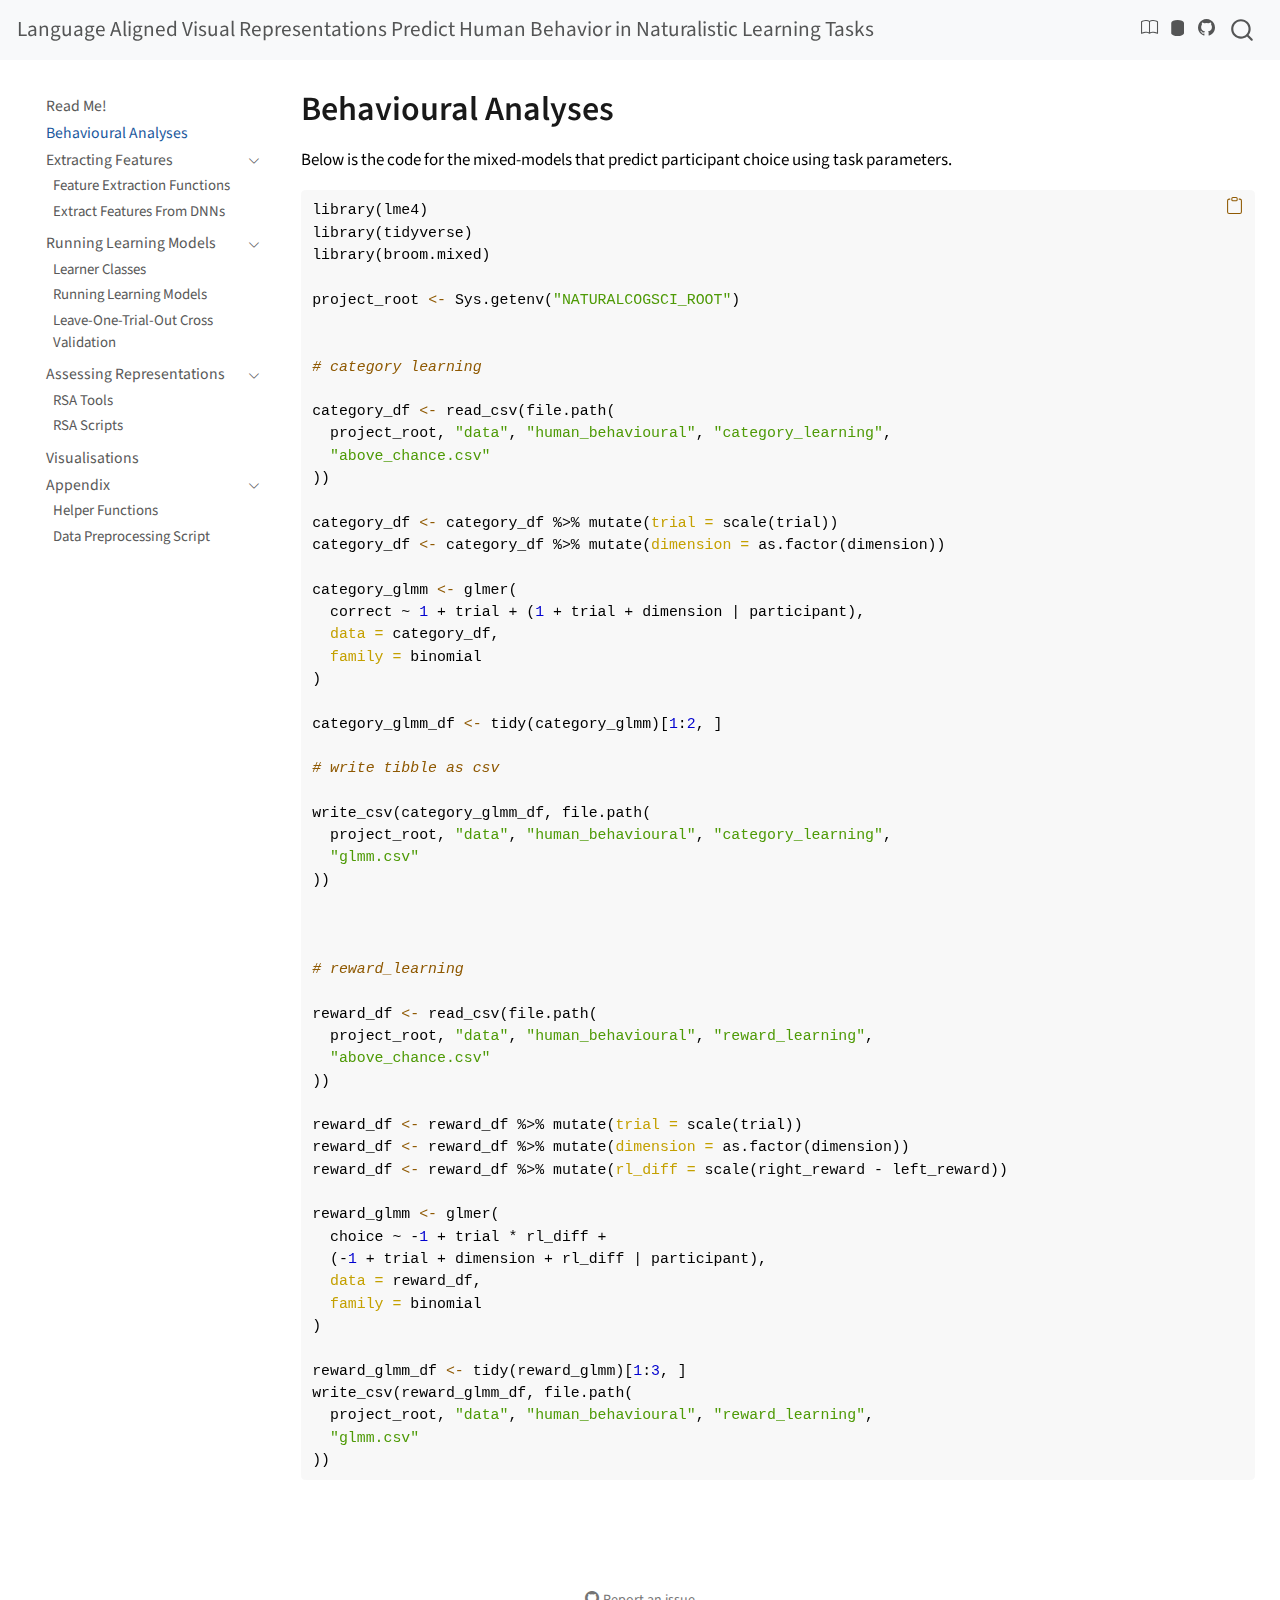
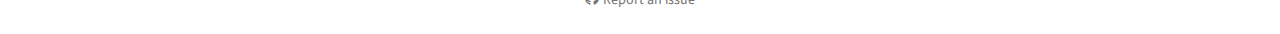
<file: docs/bin/behavioural_analyses.html>
<!DOCTYPE html>
<html xmlns="http://www.w3.org/1999/xhtml" lang="en" xml:lang="en"><head>

<meta charset="utf-8">
<meta name="generator" content="quarto-1.3.361">

<meta name="viewport" content="width=device-width, initial-scale=1.0, user-scalable=yes">


<title>Language Aligned Visual Representations Predict Human Behavior in Naturalistic Learning Tasks - Behavioural Analyses</title>
<style>
code{white-space: pre-wrap;}
span.smallcaps{font-variant: small-caps;}
div.columns{display: flex; gap: min(4vw, 1.5em);}
div.column{flex: auto; overflow-x: auto;}
div.hanging-indent{margin-left: 1.5em; text-indent: -1.5em;}
ul.task-list{list-style: none;}
ul.task-list li input[type="checkbox"] {
  width: 0.8em;
  margin: 0 0.8em 0.2em -1em; /* quarto-specific, see https://github.com/quarto-dev/quarto-cli/issues/4556 */ 
  vertical-align: middle;
}
/* CSS for syntax highlighting */
pre > code.sourceCode { white-space: pre; position: relative; }
pre > code.sourceCode > span { display: inline-block; line-height: 1.25; }
pre > code.sourceCode > span:empty { height: 1.2em; }
.sourceCode { overflow: visible; }
code.sourceCode > span { color: inherit; text-decoration: inherit; }
div.sourceCode { margin: 1em 0; }
pre.sourceCode { margin: 0; }
@media screen {
div.sourceCode { overflow: auto; }
}
@media print {
pre > code.sourceCode { white-space: pre-wrap; }
pre > code.sourceCode > span { text-indent: -5em; padding-left: 5em; }
}
pre.numberSource code
  { counter-reset: source-line 0; }
pre.numberSource code > span
  { position: relative; left: -4em; counter-increment: source-line; }
pre.numberSource code > span > a:first-child::before
  { content: counter(source-line);
    position: relative; left: -1em; text-align: right; vertical-align: baseline;
    border: none; display: inline-block;
    -webkit-touch-callout: none; -webkit-user-select: none;
    -khtml-user-select: none; -moz-user-select: none;
    -ms-user-select: none; user-select: none;
    padding: 0 4px; width: 4em;
  }
pre.numberSource { margin-left: 3em;  padding-left: 4px; }
div.sourceCode
  {   }
@media screen {
pre > code.sourceCode > span > a:first-child::before { text-decoration: underline; }
}
</style>


<script src="../site_libs/quarto-nav/quarto-nav.js"></script>
<script src="../site_libs/quarto-nav/headroom.min.js"></script>
<script src="../site_libs/clipboard/clipboard.min.js"></script>
<script src="../site_libs/quarto-search/autocomplete.umd.js"></script>
<script src="../site_libs/quarto-search/fuse.min.js"></script>
<script src="../site_libs/quarto-search/quarto-search.js"></script>
<meta name="quarto:offset" content="../">
<script src="../site_libs/quarto-html/quarto.js"></script>
<script src="../site_libs/quarto-html/popper.min.js"></script>
<script src="../site_libs/quarto-html/tippy.umd.min.js"></script>
<script src="../site_libs/quarto-html/anchor.min.js"></script>
<link href="../site_libs/quarto-html/tippy.css" rel="stylesheet">
<link href="../site_libs/quarto-html/quarto-syntax-highlighting.css" rel="stylesheet" id="quarto-text-highlighting-styles">
<script src="../site_libs/bootstrap/bootstrap.min.js"></script>
<link href="../site_libs/bootstrap/bootstrap-icons.css" rel="stylesheet">
<link href="../site_libs/bootstrap/bootstrap.min.css" rel="stylesheet" id="quarto-bootstrap" data-mode="light">
<script id="quarto-search-options" type="application/json">{
  "location": "navbar",
  "copy-button": false,
  "collapse-after": 3,
  "panel-placement": "end",
  "type": "overlay",
  "limit": 20,
  "language": {
    "search-no-results-text": "No results",
    "search-matching-documents-text": "matching documents",
    "search-copy-link-title": "Copy link to search",
    "search-hide-matches-text": "Hide additional matches",
    "search-more-match-text": "more match in this document",
    "search-more-matches-text": "more matches in this document",
    "search-clear-button-title": "Clear",
    "search-detached-cancel-button-title": "Cancel",
    "search-submit-button-title": "Submit",
    "search-label": "Search"
  }
}</script>


<link rel="stylesheet" href="../styles.css">
</head>

<body class="nav-sidebar floating nav-fixed">

<div id="quarto-search-results"></div>
  <header id="quarto-header" class="headroom fixed-top">
    <nav class="navbar navbar-expand-lg navbar-dark ">
      <div class="navbar-container container-fluid">
      <div class="navbar-brand-container">
    <a class="navbar-brand" href="../index.html">
    <span class="navbar-title">Language Aligned Visual Representations Predict Human Behavior in Naturalistic Learning Tasks</span>
    </a>
  </div>
        <div class="quarto-navbar-tools ms-auto tools-wide">
    <a href="https://github.com/candemircan/NaturalCogSci" title="" class="quarto-navigation-tool px-1" aria-label=""><i class="bi bi-book"></i></a>
    <a href="https://osf.io/h3t52/" title="" class="quarto-navigation-tool px-1" aria-label=""><i class="bi bi-database"></i></a>
    <a href="https://github.com/candemircan/NaturalCogSci" title="" class="quarto-navigation-tool px-1" aria-label=""><i class="bi bi-github"></i></a>
</div>
          <div id="quarto-search" class="" title="Search"></div>
      </div> <!-- /container-fluid -->
    </nav>
  <nav class="quarto-secondary-nav">
    <div class="container-fluid d-flex">
      <button type="button" class="quarto-btn-toggle btn" data-bs-toggle="collapse" data-bs-target="#quarto-sidebar,#quarto-sidebar-glass" aria-controls="quarto-sidebar" aria-expanded="false" aria-label="Toggle sidebar navigation" onclick="if (window.quartoToggleHeadroom) { window.quartoToggleHeadroom(); }">
        <i class="bi bi-layout-text-sidebar-reverse"></i>
      </button>
      <nav class="quarto-page-breadcrumbs" aria-label="breadcrumb"><ol class="breadcrumb"><li class="breadcrumb-item"><a href="../bin/behavioural_analyses.html">Behavioural Analyses</a></li></ol></nav>
      <a class="flex-grow-1" role="button" data-bs-toggle="collapse" data-bs-target="#quarto-sidebar,#quarto-sidebar-glass" aria-controls="quarto-sidebar" aria-expanded="false" aria-label="Toggle sidebar navigation" onclick="if (window.quartoToggleHeadroom) { window.quartoToggleHeadroom(); }">      
      </a>
    </div>
  </nav>
</header>
<!-- content -->
<div id="quarto-content" class="quarto-container page-columns page-rows-contents page-layout-full page-navbar">
<!-- sidebar -->
  <nav id="quarto-sidebar" class="sidebar collapse collapse-horizontal sidebar-navigation floating overflow-auto">
    <div class="sidebar-menu-container"> 
    <ul class="list-unstyled mt-1">
        <li class="sidebar-item">
  <div class="sidebar-item-container"> 
  <a href="../index.html" class="sidebar-item-text sidebar-link">
 <span class="menu-text">Read Me!</span></a>
  </div>
</li>
        <li class="sidebar-item">
  <div class="sidebar-item-container"> 
  <a href="../bin/behavioural_analyses.html" class="sidebar-item-text sidebar-link active">
 <span class="menu-text">Behavioural Analyses</span></a>
  </div>
</li>
        <li class="sidebar-item sidebar-item-section">
      <div class="sidebar-item-container"> 
            <a class="sidebar-item-text sidebar-link text-start" data-bs-toggle="collapse" data-bs-target="#quarto-sidebar-section-1" aria-expanded="true">
 <span class="menu-text">Extracting Features</span></a>
          <a class="sidebar-item-toggle text-start" data-bs-toggle="collapse" data-bs-target="#quarto-sidebar-section-1" aria-expanded="true" aria-label="Toggle section">
            <i class="bi bi-chevron-right ms-2"></i>
          </a> 
      </div>
      <ul id="quarto-sidebar-section-1" class="collapse list-unstyled sidebar-section depth1 show">  
          <li class="sidebar-item">
  <div class="sidebar-item-container"> 
  <a href="../feature_extractors.html" class="sidebar-item-text sidebar-link">
 <span class="menu-text">Feature Extraction Functions</span></a>
  </div>
</li>
          <li class="sidebar-item">
  <div class="sidebar-item-container"> 
  <a href="../bin/extract_features.html" class="sidebar-item-text sidebar-link">
 <span class="menu-text">Extract Features From DNNs</span></a>
  </div>
</li>
      </ul>
  </li>
        <li class="sidebar-item sidebar-item-section">
      <div class="sidebar-item-container"> 
            <a class="sidebar-item-text sidebar-link text-start" data-bs-toggle="collapse" data-bs-target="#quarto-sidebar-section-2" aria-expanded="true">
 <span class="menu-text">Running Learning Models</span></a>
          <a class="sidebar-item-toggle text-start" data-bs-toggle="collapse" data-bs-target="#quarto-sidebar-section-2" aria-expanded="true" aria-label="Toggle section">
            <i class="bi bi-chevron-right ms-2"></i>
          </a> 
      </div>
      <ul id="quarto-sidebar-section-2" class="collapse list-unstyled sidebar-section depth1 show">  
          <li class="sidebar-item">
  <div class="sidebar-item-container"> 
  <a href="../learners.html" class="sidebar-item-text sidebar-link">
 <span class="menu-text">Learner Classes</span></a>
  </div>
</li>
          <li class="sidebar-item">
  <div class="sidebar-item-container"> 
  <a href="../bin/run_learners.html" class="sidebar-item-text sidebar-link">
 <span class="menu-text">Running Learning Models</span></a>
  </div>
</li>
          <li class="sidebar-item">
  <div class="sidebar-item-container"> 
  <a href="../bin/loo_cv.html" class="sidebar-item-text sidebar-link">
 <span class="menu-text">Leave-One-Trial-Out Cross Validation</span></a>
  </div>
</li>
      </ul>
  </li>
        <li class="sidebar-item sidebar-item-section">
      <div class="sidebar-item-container"> 
            <a class="sidebar-item-text sidebar-link text-start" data-bs-toggle="collapse" data-bs-target="#quarto-sidebar-section-3" aria-expanded="true">
 <span class="menu-text">Assessing Representations</span></a>
          <a class="sidebar-item-toggle text-start" data-bs-toggle="collapse" data-bs-target="#quarto-sidebar-section-3" aria-expanded="true" aria-label="Toggle section">
            <i class="bi bi-chevron-right ms-2"></i>
          </a> 
      </div>
      <ul id="quarto-sidebar-section-3" class="collapse list-unstyled sidebar-section depth1 show">  
          <li class="sidebar-item">
  <div class="sidebar-item-container"> 
  <a href="../rsatools.html" class="sidebar-item-text sidebar-link">
 <span class="menu-text">RSA Tools</span></a>
  </div>
</li>
          <li class="sidebar-item">
  <div class="sidebar-item-container"> 
  <a href="../bin/rsa.html" class="sidebar-item-text sidebar-link">
 <span class="menu-text">RSA Scripts</span></a>
  </div>
</li>
      </ul>
  </li>
        <li class="sidebar-item">
  <div class="sidebar-item-container"> 
  <a href="../bin/visualisations.html" class="sidebar-item-text sidebar-link">
 <span class="menu-text">Visualisations</span></a>
  </div>
</li>
        <li class="sidebar-item sidebar-item-section">
      <div class="sidebar-item-container"> 
            <a class="sidebar-item-text sidebar-link text-start" data-bs-toggle="collapse" data-bs-target="#quarto-sidebar-section-4" aria-expanded="true">
 <span class="menu-text">Appendix</span></a>
          <a class="sidebar-item-toggle text-start" data-bs-toggle="collapse" data-bs-target="#quarto-sidebar-section-4" aria-expanded="true" aria-label="Toggle section">
            <i class="bi bi-chevron-right ms-2"></i>
          </a> 
      </div>
      <ul id="quarto-sidebar-section-4" class="collapse list-unstyled sidebar-section depth1 show">  
          <li class="sidebar-item">
  <div class="sidebar-item-container"> 
  <a href="../helpers.html" class="sidebar-item-text sidebar-link">
 <span class="menu-text">Helper Functions</span></a>
  </div>
</li>
          <li class="sidebar-item">
  <div class="sidebar-item-container"> 
  <a href="../bin/preprocess.html" class="sidebar-item-text sidebar-link">
 <span class="menu-text">Data Preprocessing Script</span></a>
  </div>
</li>
      </ul>
  </li>
    </ul>
    </div>
</nav>
<div id="quarto-sidebar-glass" data-bs-toggle="collapse" data-bs-target="#quarto-sidebar,#quarto-sidebar-glass"></div>
<!-- margin-sidebar -->
    <div id="quarto-margin-sidebar" class="sidebar margin-sidebar zindex-bottom">
        
    </div>
<!-- main -->
<main class="content column-page-right" id="quarto-document-content">

<header id="title-block-header" class="quarto-title-block default">
<div class="quarto-title">
<h1 class="title">Behavioural Analyses</h1>
</div>



<div class="quarto-title-meta">

    
  
    
  </div>
  

</header>

<p>Below is the code for the mixed-models that predict participant choice using task parameters.</p>
<div class="sourceCode" id="cb1"><pre class="sourceCode r code-with-copy"><code class="sourceCode r"><span id="cb1-1"><a href="#cb1-1" aria-hidden="true" tabindex="-1"></a><span class="fu">library</span>(lme4)</span>
<span id="cb1-2"><a href="#cb1-2" aria-hidden="true" tabindex="-1"></a><span class="fu">library</span>(tidyverse)</span>
<span id="cb1-3"><a href="#cb1-3" aria-hidden="true" tabindex="-1"></a><span class="fu">library</span>(broom.mixed)</span>
<span id="cb1-4"><a href="#cb1-4" aria-hidden="true" tabindex="-1"></a></span>
<span id="cb1-5"><a href="#cb1-5" aria-hidden="true" tabindex="-1"></a>project_root <span class="ot">&lt;-</span> <span class="fu">Sys.getenv</span>(<span class="st">"NATURALCOGSCI_ROOT"</span>)</span>
<span id="cb1-6"><a href="#cb1-6" aria-hidden="true" tabindex="-1"></a></span>
<span id="cb1-7"><a href="#cb1-7" aria-hidden="true" tabindex="-1"></a></span>
<span id="cb1-8"><a href="#cb1-8" aria-hidden="true" tabindex="-1"></a><span class="co"># category learning</span></span>
<span id="cb1-9"><a href="#cb1-9" aria-hidden="true" tabindex="-1"></a></span>
<span id="cb1-10"><a href="#cb1-10" aria-hidden="true" tabindex="-1"></a>category_df <span class="ot">&lt;-</span> <span class="fu">read_csv</span>(<span class="fu">file.path</span>(</span>
<span id="cb1-11"><a href="#cb1-11" aria-hidden="true" tabindex="-1"></a>  project_root, <span class="st">"data"</span>, <span class="st">"human_behavioural"</span>, <span class="st">"category_learning"</span>,</span>
<span id="cb1-12"><a href="#cb1-12" aria-hidden="true" tabindex="-1"></a>  <span class="st">"above_chance.csv"</span></span>
<span id="cb1-13"><a href="#cb1-13" aria-hidden="true" tabindex="-1"></a>))</span>
<span id="cb1-14"><a href="#cb1-14" aria-hidden="true" tabindex="-1"></a></span>
<span id="cb1-15"><a href="#cb1-15" aria-hidden="true" tabindex="-1"></a>category_df <span class="ot">&lt;-</span> category_df <span class="sc">%&gt;%</span> <span class="fu">mutate</span>(<span class="at">trial =</span> <span class="fu">scale</span>(trial))</span>
<span id="cb1-16"><a href="#cb1-16" aria-hidden="true" tabindex="-1"></a>category_df <span class="ot">&lt;-</span> category_df <span class="sc">%&gt;%</span> <span class="fu">mutate</span>(<span class="at">dimension =</span> <span class="fu">as.factor</span>(dimension))</span>
<span id="cb1-17"><a href="#cb1-17" aria-hidden="true" tabindex="-1"></a></span>
<span id="cb1-18"><a href="#cb1-18" aria-hidden="true" tabindex="-1"></a>category_glmm <span class="ot">&lt;-</span> <span class="fu">glmer</span>(</span>
<span id="cb1-19"><a href="#cb1-19" aria-hidden="true" tabindex="-1"></a>  correct <span class="sc">~</span> <span class="dv">1</span> <span class="sc">+</span> trial <span class="sc">+</span> (<span class="dv">1</span> <span class="sc">+</span> trial <span class="sc">+</span> dimension <span class="sc">|</span> participant),</span>
<span id="cb1-20"><a href="#cb1-20" aria-hidden="true" tabindex="-1"></a>  <span class="at">data =</span> category_df,</span>
<span id="cb1-21"><a href="#cb1-21" aria-hidden="true" tabindex="-1"></a>  <span class="at">family =</span> binomial</span>
<span id="cb1-22"><a href="#cb1-22" aria-hidden="true" tabindex="-1"></a>)</span>
<span id="cb1-23"><a href="#cb1-23" aria-hidden="true" tabindex="-1"></a></span>
<span id="cb1-24"><a href="#cb1-24" aria-hidden="true" tabindex="-1"></a>category_glmm_df <span class="ot">&lt;-</span> <span class="fu">tidy</span>(category_glmm)[<span class="dv">1</span><span class="sc">:</span><span class="dv">2</span>, ]</span>
<span id="cb1-25"><a href="#cb1-25" aria-hidden="true" tabindex="-1"></a></span>
<span id="cb1-26"><a href="#cb1-26" aria-hidden="true" tabindex="-1"></a><span class="co"># write tibble as csv</span></span>
<span id="cb1-27"><a href="#cb1-27" aria-hidden="true" tabindex="-1"></a></span>
<span id="cb1-28"><a href="#cb1-28" aria-hidden="true" tabindex="-1"></a><span class="fu">write_csv</span>(category_glmm_df, <span class="fu">file.path</span>(</span>
<span id="cb1-29"><a href="#cb1-29" aria-hidden="true" tabindex="-1"></a>  project_root, <span class="st">"data"</span>, <span class="st">"human_behavioural"</span>, <span class="st">"category_learning"</span>,</span>
<span id="cb1-30"><a href="#cb1-30" aria-hidden="true" tabindex="-1"></a>  <span class="st">"glmm.csv"</span></span>
<span id="cb1-31"><a href="#cb1-31" aria-hidden="true" tabindex="-1"></a>))</span>
<span id="cb1-32"><a href="#cb1-32" aria-hidden="true" tabindex="-1"></a></span>
<span id="cb1-33"><a href="#cb1-33" aria-hidden="true" tabindex="-1"></a></span>
<span id="cb1-34"><a href="#cb1-34" aria-hidden="true" tabindex="-1"></a></span>
<span id="cb1-35"><a href="#cb1-35" aria-hidden="true" tabindex="-1"></a><span class="co"># reward_learning</span></span>
<span id="cb1-36"><a href="#cb1-36" aria-hidden="true" tabindex="-1"></a></span>
<span id="cb1-37"><a href="#cb1-37" aria-hidden="true" tabindex="-1"></a>reward_df <span class="ot">&lt;-</span> <span class="fu">read_csv</span>(<span class="fu">file.path</span>(</span>
<span id="cb1-38"><a href="#cb1-38" aria-hidden="true" tabindex="-1"></a>  project_root, <span class="st">"data"</span>, <span class="st">"human_behavioural"</span>, <span class="st">"reward_learning"</span>,</span>
<span id="cb1-39"><a href="#cb1-39" aria-hidden="true" tabindex="-1"></a>  <span class="st">"above_chance.csv"</span></span>
<span id="cb1-40"><a href="#cb1-40" aria-hidden="true" tabindex="-1"></a>))</span>
<span id="cb1-41"><a href="#cb1-41" aria-hidden="true" tabindex="-1"></a></span>
<span id="cb1-42"><a href="#cb1-42" aria-hidden="true" tabindex="-1"></a>reward_df <span class="ot">&lt;-</span> reward_df <span class="sc">%&gt;%</span> <span class="fu">mutate</span>(<span class="at">trial =</span> <span class="fu">scale</span>(trial))</span>
<span id="cb1-43"><a href="#cb1-43" aria-hidden="true" tabindex="-1"></a>reward_df <span class="ot">&lt;-</span> reward_df <span class="sc">%&gt;%</span> <span class="fu">mutate</span>(<span class="at">dimension =</span> <span class="fu">as.factor</span>(dimension))</span>
<span id="cb1-44"><a href="#cb1-44" aria-hidden="true" tabindex="-1"></a>reward_df <span class="ot">&lt;-</span> reward_df <span class="sc">%&gt;%</span> <span class="fu">mutate</span>(<span class="at">rl_diff =</span> <span class="fu">scale</span>(right_reward <span class="sc">-</span> left_reward))</span>
<span id="cb1-45"><a href="#cb1-45" aria-hidden="true" tabindex="-1"></a></span>
<span id="cb1-46"><a href="#cb1-46" aria-hidden="true" tabindex="-1"></a>reward_glmm <span class="ot">&lt;-</span> <span class="fu">glmer</span>(</span>
<span id="cb1-47"><a href="#cb1-47" aria-hidden="true" tabindex="-1"></a>  choice <span class="sc">~</span> <span class="sc">-</span><span class="dv">1</span> <span class="sc">+</span> trial <span class="sc">*</span> rl_diff <span class="sc">+</span></span>
<span id="cb1-48"><a href="#cb1-48" aria-hidden="true" tabindex="-1"></a>  (<span class="sc">-</span><span class="dv">1</span> <span class="sc">+</span> trial <span class="sc">+</span> dimension <span class="sc">+</span> rl_diff <span class="sc">|</span> participant),</span>
<span id="cb1-49"><a href="#cb1-49" aria-hidden="true" tabindex="-1"></a>  <span class="at">data =</span> reward_df,</span>
<span id="cb1-50"><a href="#cb1-50" aria-hidden="true" tabindex="-1"></a>  <span class="at">family =</span> binomial</span>
<span id="cb1-51"><a href="#cb1-51" aria-hidden="true" tabindex="-1"></a>)</span>
<span id="cb1-52"><a href="#cb1-52" aria-hidden="true" tabindex="-1"></a></span>
<span id="cb1-53"><a href="#cb1-53" aria-hidden="true" tabindex="-1"></a>reward_glmm_df <span class="ot">&lt;-</span> <span class="fu">tidy</span>(reward_glmm)[<span class="dv">1</span><span class="sc">:</span><span class="dv">3</span>, ]</span>
<span id="cb1-54"><a href="#cb1-54" aria-hidden="true" tabindex="-1"></a><span class="fu">write_csv</span>(reward_glmm_df, <span class="fu">file.path</span>(</span>
<span id="cb1-55"><a href="#cb1-55" aria-hidden="true" tabindex="-1"></a>  project_root, <span class="st">"data"</span>, <span class="st">"human_behavioural"</span>, <span class="st">"reward_learning"</span>,</span>
<span id="cb1-56"><a href="#cb1-56" aria-hidden="true" tabindex="-1"></a>  <span class="st">"glmm.csv"</span></span>
<span id="cb1-57"><a href="#cb1-57" aria-hidden="true" tabindex="-1"></a>))</span></code><button title="Copy to Clipboard" class="code-copy-button"><i class="bi"></i></button></pre></div>



</main> <!-- /main -->
<script id="quarto-html-after-body" type="application/javascript">
window.document.addEventListener("DOMContentLoaded", function (event) {
  const toggleBodyColorMode = (bsSheetEl) => {
    const mode = bsSheetEl.getAttribute("data-mode");
    const bodyEl = window.document.querySelector("body");
    if (mode === "dark") {
      bodyEl.classList.add("quarto-dark");
      bodyEl.classList.remove("quarto-light");
    } else {
      bodyEl.classList.add("quarto-light");
      bodyEl.classList.remove("quarto-dark");
    }
  }
  const toggleBodyColorPrimary = () => {
    const bsSheetEl = window.document.querySelector("link#quarto-bootstrap");
    if (bsSheetEl) {
      toggleBodyColorMode(bsSheetEl);
    }
  }
  toggleBodyColorPrimary();  
  const icon = "";
  const anchorJS = new window.AnchorJS();
  anchorJS.options = {
    placement: 'right',
    icon: icon
  };
  anchorJS.add('.anchored');
  const isCodeAnnotation = (el) => {
    for (const clz of el.classList) {
      if (clz.startsWith('code-annotation-')) {                     
        return true;
      }
    }
    return false;
  }
  const clipboard = new window.ClipboardJS('.code-copy-button', {
    text: function(trigger) {
      const codeEl = trigger.previousElementSibling.cloneNode(true);
      for (const childEl of codeEl.children) {
        if (isCodeAnnotation(childEl)) {
          childEl.remove();
        }
      }
      return codeEl.innerText;
    }
  });
  clipboard.on('success', function(e) {
    // button target
    const button = e.trigger;
    // don't keep focus
    button.blur();
    // flash "checked"
    button.classList.add('code-copy-button-checked');
    var currentTitle = button.getAttribute("title");
    button.setAttribute("title", "Copied!");
    let tooltip;
    if (window.bootstrap) {
      button.setAttribute("data-bs-toggle", "tooltip");
      button.setAttribute("data-bs-placement", "left");
      button.setAttribute("data-bs-title", "Copied!");
      tooltip = new bootstrap.Tooltip(button, 
        { trigger: "manual", 
          customClass: "code-copy-button-tooltip",
          offset: [0, -8]});
      tooltip.show();    
    }
    setTimeout(function() {
      if (tooltip) {
        tooltip.hide();
        button.removeAttribute("data-bs-title");
        button.removeAttribute("data-bs-toggle");
        button.removeAttribute("data-bs-placement");
      }
      button.setAttribute("title", currentTitle);
      button.classList.remove('code-copy-button-checked');
    }, 1000);
    // clear code selection
    e.clearSelection();
  });
  function tippyHover(el, contentFn) {
    const config = {
      allowHTML: true,
      content: contentFn,
      maxWidth: 500,
      delay: 100,
      arrow: false,
      appendTo: function(el) {
          return el.parentElement;
      },
      interactive: true,
      interactiveBorder: 10,
      theme: 'quarto',
      placement: 'bottom-start'
    };
    window.tippy(el, config); 
  }
  const noterefs = window.document.querySelectorAll('a[role="doc-noteref"]');
  for (var i=0; i<noterefs.length; i++) {
    const ref = noterefs[i];
    tippyHover(ref, function() {
      // use id or data attribute instead here
      let href = ref.getAttribute('data-footnote-href') || ref.getAttribute('href');
      try { href = new URL(href).hash; } catch {}
      const id = href.replace(/^#\/?/, "");
      const note = window.document.getElementById(id);
      return note.innerHTML;
    });
  }
      let selectedAnnoteEl;
      const selectorForAnnotation = ( cell, annotation) => {
        let cellAttr = 'data-code-cell="' + cell + '"';
        let lineAttr = 'data-code-annotation="' +  annotation + '"';
        const selector = 'span[' + cellAttr + '][' + lineAttr + ']';
        return selector;
      }
      const selectCodeLines = (annoteEl) => {
        const doc = window.document;
        const targetCell = annoteEl.getAttribute("data-target-cell");
        const targetAnnotation = annoteEl.getAttribute("data-target-annotation");
        const annoteSpan = window.document.querySelector(selectorForAnnotation(targetCell, targetAnnotation));
        const lines = annoteSpan.getAttribute("data-code-lines").split(",");
        const lineIds = lines.map((line) => {
          return targetCell + "-" + line;
        })
        let top = null;
        let height = null;
        let parent = null;
        if (lineIds.length > 0) {
            //compute the position of the single el (top and bottom and make a div)
            const el = window.document.getElementById(lineIds[0]);
            top = el.offsetTop;
            height = el.offsetHeight;
            parent = el.parentElement.parentElement;
          if (lineIds.length > 1) {
            const lastEl = window.document.getElementById(lineIds[lineIds.length - 1]);
            const bottom = lastEl.offsetTop + lastEl.offsetHeight;
            height = bottom - top;
          }
          if (top !== null && height !== null && parent !== null) {
            // cook up a div (if necessary) and position it 
            let div = window.document.getElementById("code-annotation-line-highlight");
            if (div === null) {
              div = window.document.createElement("div");
              div.setAttribute("id", "code-annotation-line-highlight");
              div.style.position = 'absolute';
              parent.appendChild(div);
            }
            div.style.top = top - 2 + "px";
            div.style.height = height + 4 + "px";
            let gutterDiv = window.document.getElementById("code-annotation-line-highlight-gutter");
            if (gutterDiv === null) {
              gutterDiv = window.document.createElement("div");
              gutterDiv.setAttribute("id", "code-annotation-line-highlight-gutter");
              gutterDiv.style.position = 'absolute';
              const codeCell = window.document.getElementById(targetCell);
              const gutter = codeCell.querySelector('.code-annotation-gutter');
              gutter.appendChild(gutterDiv);
            }
            gutterDiv.style.top = top - 2 + "px";
            gutterDiv.style.height = height + 4 + "px";
          }
          selectedAnnoteEl = annoteEl;
        }
      };
      const unselectCodeLines = () => {
        const elementsIds = ["code-annotation-line-highlight", "code-annotation-line-highlight-gutter"];
        elementsIds.forEach((elId) => {
          const div = window.document.getElementById(elId);
          if (div) {
            div.remove();
          }
        });
        selectedAnnoteEl = undefined;
      };
      // Attach click handler to the DT
      const annoteDls = window.document.querySelectorAll('dt[data-target-cell]');
      for (const annoteDlNode of annoteDls) {
        annoteDlNode.addEventListener('click', (event) => {
          const clickedEl = event.target;
          if (clickedEl !== selectedAnnoteEl) {
            unselectCodeLines();
            const activeEl = window.document.querySelector('dt[data-target-cell].code-annotation-active');
            if (activeEl) {
              activeEl.classList.remove('code-annotation-active');
            }
            selectCodeLines(clickedEl);
            clickedEl.classList.add('code-annotation-active');
          } else {
            // Unselect the line
            unselectCodeLines();
            clickedEl.classList.remove('code-annotation-active');
          }
        });
      }
  const findCites = (el) => {
    const parentEl = el.parentElement;
    if (parentEl) {
      const cites = parentEl.dataset.cites;
      if (cites) {
        return {
          el,
          cites: cites.split(' ')
        };
      } else {
        return findCites(el.parentElement)
      }
    } else {
      return undefined;
    }
  };
  var bibliorefs = window.document.querySelectorAll('a[role="doc-biblioref"]');
  for (var i=0; i<bibliorefs.length; i++) {
    const ref = bibliorefs[i];
    const citeInfo = findCites(ref);
    if (citeInfo) {
      tippyHover(citeInfo.el, function() {
        var popup = window.document.createElement('div');
        citeInfo.cites.forEach(function(cite) {
          var citeDiv = window.document.createElement('div');
          citeDiv.classList.add('hanging-indent');
          citeDiv.classList.add('csl-entry');
          var biblioDiv = window.document.getElementById('ref-' + cite);
          if (biblioDiv) {
            citeDiv.innerHTML = biblioDiv.innerHTML;
          }
          popup.appendChild(citeDiv);
        });
        return popup.innerHTML;
      });
    }
  }
    var localhostRegex = new RegExp(/^(?:http|https):\/\/localhost\:?[0-9]*\//);
      var filterRegex = new RegExp("https:\/\/candemircan\.github\.io\/NaturalCogSci");
    var isInternal = (href) => {
        return filterRegex.test(href) || localhostRegex.test(href);
    }
    // Inspect non-navigation links and adorn them if external
 	var links = window.document.querySelectorAll('a[href]:not(.nav-link):not(.navbar-brand):not(.toc-action):not(.sidebar-link):not(.sidebar-item-toggle):not(.pagination-link):not(.no-external):not([aria-hidden]):not(.dropdown-item)');
    for (var i=0; i<links.length; i++) {
      const link = links[i];
      if (!isInternal(link.href)) {
          // target, if specified
          link.setAttribute("target", "_blank");
      }
    }
});
</script>
</div> <!-- /content -->



<footer class="footer"><div class="nav-footer"><div class="nav-footer-center"><div class="toc-actions"><div><i class="bi bi-github"></i></div><div class="action-links"><p><a href="https://github.com/candemircan/NaturalCogSci/issues/new" class="toc-action">Report an issue</a></p></div></div></div></div></footer></body></html>
</file>
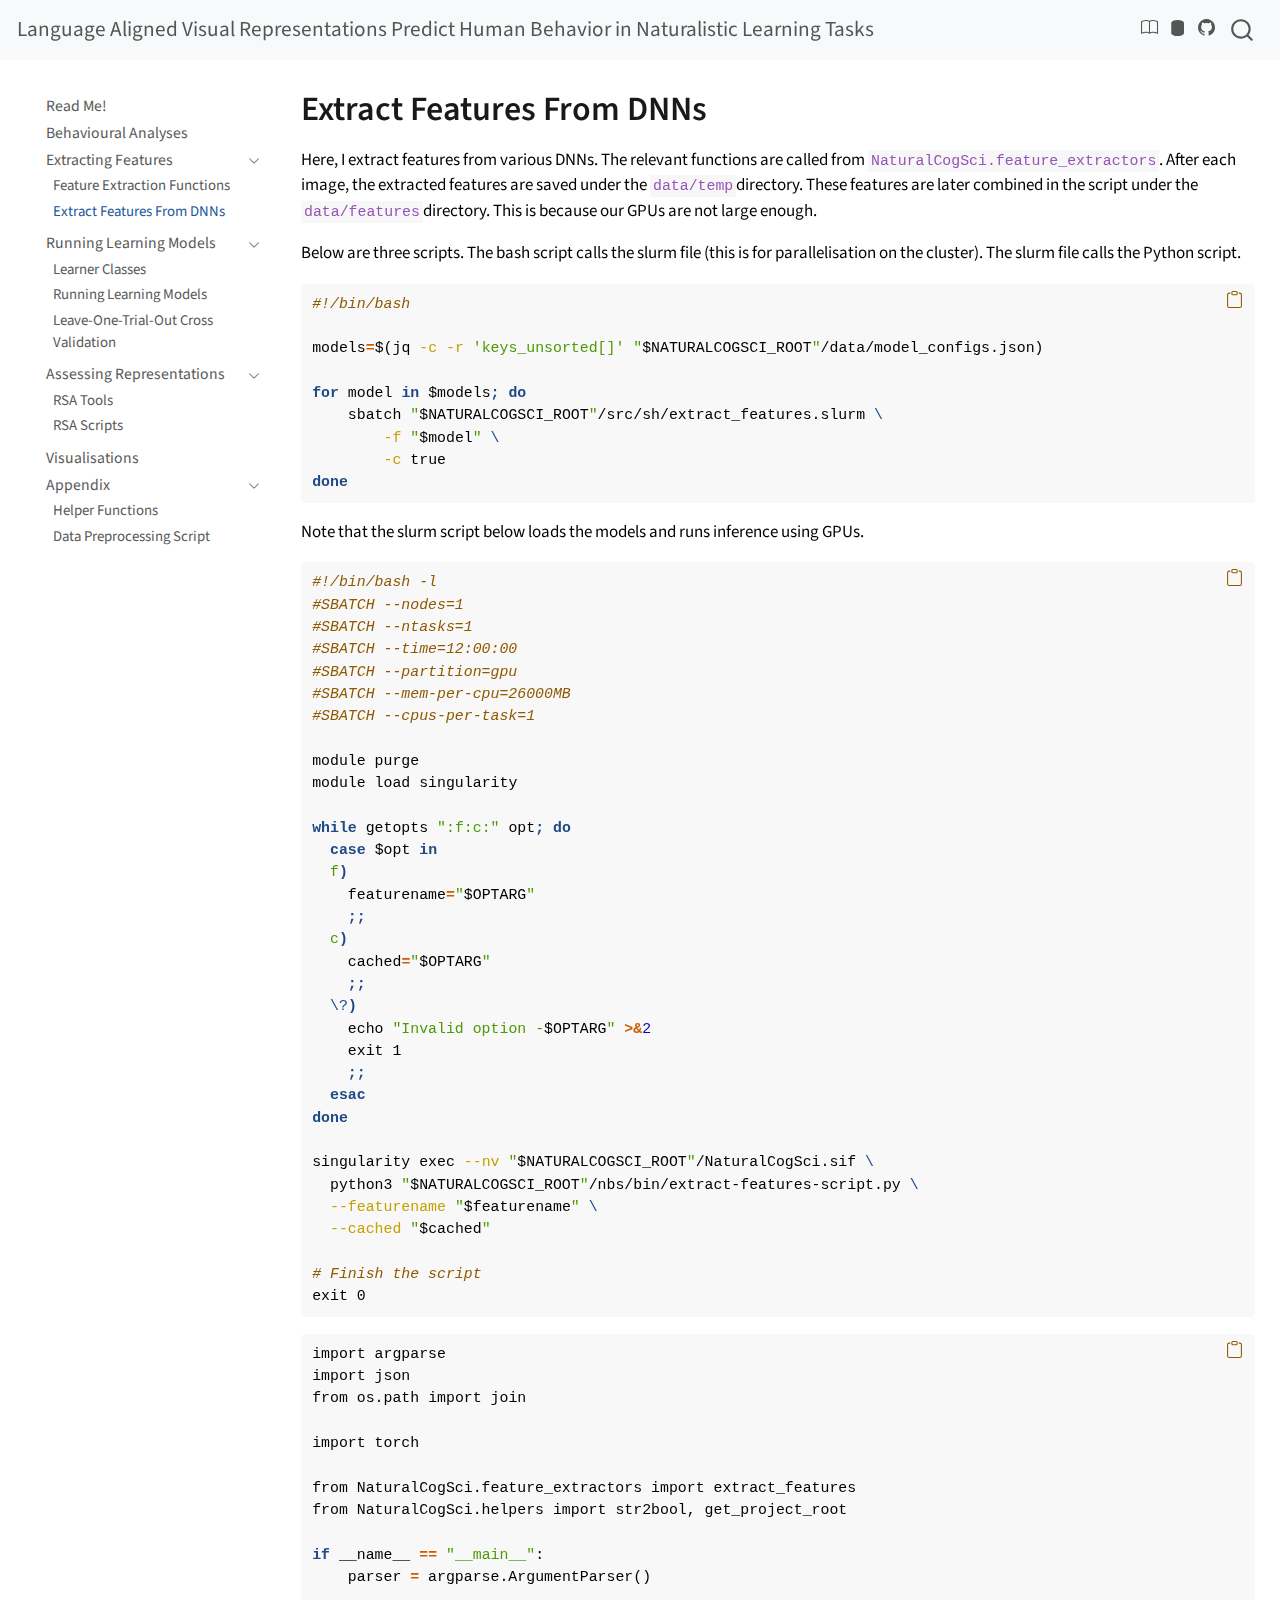
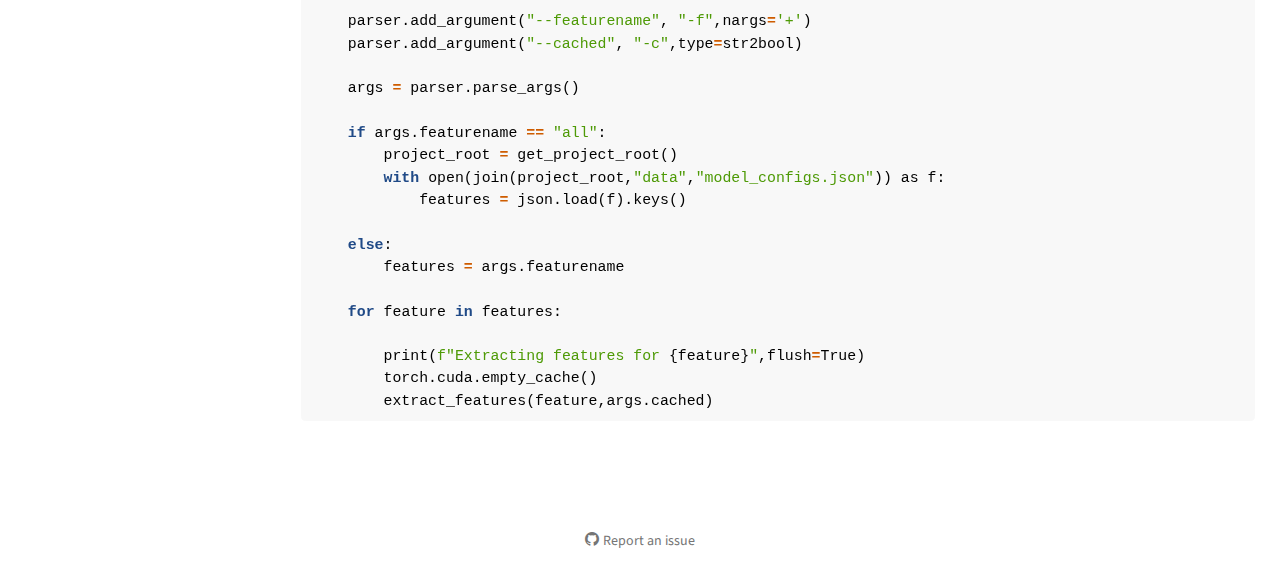
<file: docs/bin/extract_features.html>
<!DOCTYPE html>
<html xmlns="http://www.w3.org/1999/xhtml" lang="en" xml:lang="en"><head>

<meta charset="utf-8">
<meta name="generator" content="quarto-1.3.361">

<meta name="viewport" content="width=device-width, initial-scale=1.0, user-scalable=yes">


<title>Language Aligned Visual Representations Predict Human Behavior in Naturalistic Learning Tasks - Extract Features From DNNs</title>
<style>
code{white-space: pre-wrap;}
span.smallcaps{font-variant: small-caps;}
div.columns{display: flex; gap: min(4vw, 1.5em);}
div.column{flex: auto; overflow-x: auto;}
div.hanging-indent{margin-left: 1.5em; text-indent: -1.5em;}
ul.task-list{list-style: none;}
ul.task-list li input[type="checkbox"] {
  width: 0.8em;
  margin: 0 0.8em 0.2em -1em; /* quarto-specific, see https://github.com/quarto-dev/quarto-cli/issues/4556 */ 
  vertical-align: middle;
}
/* CSS for syntax highlighting */
pre > code.sourceCode { white-space: pre; position: relative; }
pre > code.sourceCode > span { display: inline-block; line-height: 1.25; }
pre > code.sourceCode > span:empty { height: 1.2em; }
.sourceCode { overflow: visible; }
code.sourceCode > span { color: inherit; text-decoration: inherit; }
div.sourceCode { margin: 1em 0; }
pre.sourceCode { margin: 0; }
@media screen {
div.sourceCode { overflow: auto; }
}
@media print {
pre > code.sourceCode { white-space: pre-wrap; }
pre > code.sourceCode > span { text-indent: -5em; padding-left: 5em; }
}
pre.numberSource code
  { counter-reset: source-line 0; }
pre.numberSource code > span
  { position: relative; left: -4em; counter-increment: source-line; }
pre.numberSource code > span > a:first-child::before
  { content: counter(source-line);
    position: relative; left: -1em; text-align: right; vertical-align: baseline;
    border: none; display: inline-block;
    -webkit-touch-callout: none; -webkit-user-select: none;
    -khtml-user-select: none; -moz-user-select: none;
    -ms-user-select: none; user-select: none;
    padding: 0 4px; width: 4em;
  }
pre.numberSource { margin-left: 3em;  padding-left: 4px; }
div.sourceCode
  {   }
@media screen {
pre > code.sourceCode > span > a:first-child::before { text-decoration: underline; }
}
</style>


<script src="../site_libs/quarto-nav/quarto-nav.js"></script>
<script src="../site_libs/quarto-nav/headroom.min.js"></script>
<script src="../site_libs/clipboard/clipboard.min.js"></script>
<script src="../site_libs/quarto-search/autocomplete.umd.js"></script>
<script src="../site_libs/quarto-search/fuse.min.js"></script>
<script src="../site_libs/quarto-search/quarto-search.js"></script>
<meta name="quarto:offset" content="../">
<script src="../site_libs/quarto-html/quarto.js"></script>
<script src="../site_libs/quarto-html/popper.min.js"></script>
<script src="../site_libs/quarto-html/tippy.umd.min.js"></script>
<script src="../site_libs/quarto-html/anchor.min.js"></script>
<link href="../site_libs/quarto-html/tippy.css" rel="stylesheet">
<link href="../site_libs/quarto-html/quarto-syntax-highlighting.css" rel="stylesheet" id="quarto-text-highlighting-styles">
<script src="../site_libs/bootstrap/bootstrap.min.js"></script>
<link href="../site_libs/bootstrap/bootstrap-icons.css" rel="stylesheet">
<link href="../site_libs/bootstrap/bootstrap.min.css" rel="stylesheet" id="quarto-bootstrap" data-mode="light">
<script id="quarto-search-options" type="application/json">{
  "location": "navbar",
  "copy-button": false,
  "collapse-after": 3,
  "panel-placement": "end",
  "type": "overlay",
  "limit": 20,
  "language": {
    "search-no-results-text": "No results",
    "search-matching-documents-text": "matching documents",
    "search-copy-link-title": "Copy link to search",
    "search-hide-matches-text": "Hide additional matches",
    "search-more-match-text": "more match in this document",
    "search-more-matches-text": "more matches in this document",
    "search-clear-button-title": "Clear",
    "search-detached-cancel-button-title": "Cancel",
    "search-submit-button-title": "Submit",
    "search-label": "Search"
  }
}</script>


<link rel="stylesheet" href="../styles.css">
</head>

<body class="nav-sidebar floating nav-fixed">

<div id="quarto-search-results"></div>
  <header id="quarto-header" class="headroom fixed-top">
    <nav class="navbar navbar-expand-lg navbar-dark ">
      <div class="navbar-container container-fluid">
      <div class="navbar-brand-container">
    <a class="navbar-brand" href="../index.html">
    <span class="navbar-title">Language Aligned Visual Representations Predict Human Behavior in Naturalistic Learning Tasks</span>
    </a>
  </div>
        <div class="quarto-navbar-tools ms-auto tools-wide">
    <a href="https://arxiv.org/abs/2306.09377" title="" class="quarto-navigation-tool px-1" aria-label=""><i class="bi bi-book"></i></a>
    <a href="https://osf.io/h3t52/" title="" class="quarto-navigation-tool px-1" aria-label=""><i class="bi bi-database"></i></a>
    <a href="https://github.com/candemircan/NaturalCogSci" title="" class="quarto-navigation-tool px-1" aria-label=""><i class="bi bi-github"></i></a>
</div>
          <div id="quarto-search" class="" title="Search"></div>
      </div> <!-- /container-fluid -->
    </nav>
  <nav class="quarto-secondary-nav">
    <div class="container-fluid d-flex">
      <button type="button" class="quarto-btn-toggle btn" data-bs-toggle="collapse" data-bs-target="#quarto-sidebar,#quarto-sidebar-glass" aria-controls="quarto-sidebar" aria-expanded="false" aria-label="Toggle sidebar navigation" onclick="if (window.quartoToggleHeadroom) { window.quartoToggleHeadroom(); }">
        <i class="bi bi-layout-text-sidebar-reverse"></i>
      </button>
      <nav class="quarto-page-breadcrumbs" aria-label="breadcrumb"><ol class="breadcrumb"><li class="breadcrumb-item"><a href="../feature_extractors.html">Extracting Features</a></li><li class="breadcrumb-item"><a href="../bin/extract_features.html">Extract Features From DNNs</a></li></ol></nav>
      <a class="flex-grow-1" role="button" data-bs-toggle="collapse" data-bs-target="#quarto-sidebar,#quarto-sidebar-glass" aria-controls="quarto-sidebar" aria-expanded="false" aria-label="Toggle sidebar navigation" onclick="if (window.quartoToggleHeadroom) { window.quartoToggleHeadroom(); }">      
      </a>
    </div>
  </nav>
</header>
<!-- content -->
<div id="quarto-content" class="quarto-container page-columns page-rows-contents page-layout-full page-navbar">
<!-- sidebar -->
  <nav id="quarto-sidebar" class="sidebar collapse collapse-horizontal sidebar-navigation floating overflow-auto">
    <div class="sidebar-menu-container"> 
    <ul class="list-unstyled mt-1">
        <li class="sidebar-item">
  <div class="sidebar-item-container"> 
  <a href="../index.html" class="sidebar-item-text sidebar-link">
 <span class="menu-text">Read Me!</span></a>
  </div>
</li>
        <li class="sidebar-item">
  <div class="sidebar-item-container"> 
  <a href="../bin/behavioural_analyses.html" class="sidebar-item-text sidebar-link">
 <span class="menu-text">Behavioural Analyses</span></a>
  </div>
</li>
        <li class="sidebar-item sidebar-item-section">
      <div class="sidebar-item-container"> 
            <a class="sidebar-item-text sidebar-link text-start" data-bs-toggle="collapse" data-bs-target="#quarto-sidebar-section-1" aria-expanded="true">
 <span class="menu-text">Extracting Features</span></a>
          <a class="sidebar-item-toggle text-start" data-bs-toggle="collapse" data-bs-target="#quarto-sidebar-section-1" aria-expanded="true" aria-label="Toggle section">
            <i class="bi bi-chevron-right ms-2"></i>
          </a> 
      </div>
      <ul id="quarto-sidebar-section-1" class="collapse list-unstyled sidebar-section depth1 show">  
          <li class="sidebar-item">
  <div class="sidebar-item-container"> 
  <a href="../feature_extractors.html" class="sidebar-item-text sidebar-link">
 <span class="menu-text">Feature Extraction Functions</span></a>
  </div>
</li>
          <li class="sidebar-item">
  <div class="sidebar-item-container"> 
  <a href="../bin/extract_features.html" class="sidebar-item-text sidebar-link active">
 <span class="menu-text">Extract Features From DNNs</span></a>
  </div>
</li>
      </ul>
  </li>
        <li class="sidebar-item sidebar-item-section">
      <div class="sidebar-item-container"> 
            <a class="sidebar-item-text sidebar-link text-start" data-bs-toggle="collapse" data-bs-target="#quarto-sidebar-section-2" aria-expanded="true">
 <span class="menu-text">Running Learning Models</span></a>
          <a class="sidebar-item-toggle text-start" data-bs-toggle="collapse" data-bs-target="#quarto-sidebar-section-2" aria-expanded="true" aria-label="Toggle section">
            <i class="bi bi-chevron-right ms-2"></i>
          </a> 
      </div>
      <ul id="quarto-sidebar-section-2" class="collapse list-unstyled sidebar-section depth1 show">  
          <li class="sidebar-item">
  <div class="sidebar-item-container"> 
  <a href="../learners.html" class="sidebar-item-text sidebar-link">
 <span class="menu-text">Learner Classes</span></a>
  </div>
</li>
          <li class="sidebar-item">
  <div class="sidebar-item-container"> 
  <a href="../bin/run_learners.html" class="sidebar-item-text sidebar-link">
 <span class="menu-text">Running Learning Models</span></a>
  </div>
</li>
          <li class="sidebar-item">
  <div class="sidebar-item-container"> 
  <a href="../bin/loo_cv.html" class="sidebar-item-text sidebar-link">
 <span class="menu-text">Leave-One-Trial-Out Cross Validation</span></a>
  </div>
</li>
      </ul>
  </li>
        <li class="sidebar-item sidebar-item-section">
      <div class="sidebar-item-container"> 
            <a class="sidebar-item-text sidebar-link text-start" data-bs-toggle="collapse" data-bs-target="#quarto-sidebar-section-3" aria-expanded="true">
 <span class="menu-text">Assessing Representations</span></a>
          <a class="sidebar-item-toggle text-start" data-bs-toggle="collapse" data-bs-target="#quarto-sidebar-section-3" aria-expanded="true" aria-label="Toggle section">
            <i class="bi bi-chevron-right ms-2"></i>
          </a> 
      </div>
      <ul id="quarto-sidebar-section-3" class="collapse list-unstyled sidebar-section depth1 show">  
          <li class="sidebar-item">
  <div class="sidebar-item-container"> 
  <a href="../rsatools.html" class="sidebar-item-text sidebar-link">
 <span class="menu-text">RSA Tools</span></a>
  </div>
</li>
          <li class="sidebar-item">
  <div class="sidebar-item-container"> 
  <a href="../bin/rsa.html" class="sidebar-item-text sidebar-link">
 <span class="menu-text">RSA Scripts</span></a>
  </div>
</li>
      </ul>
  </li>
        <li class="sidebar-item">
  <div class="sidebar-item-container"> 
  <a href="../bin/visualisations.html" class="sidebar-item-text sidebar-link">
 <span class="menu-text">Visualisations</span></a>
  </div>
</li>
        <li class="sidebar-item sidebar-item-section">
      <div class="sidebar-item-container"> 
            <a class="sidebar-item-text sidebar-link text-start" data-bs-toggle="collapse" data-bs-target="#quarto-sidebar-section-4" aria-expanded="true">
 <span class="menu-text">Appendix</span></a>
          <a class="sidebar-item-toggle text-start" data-bs-toggle="collapse" data-bs-target="#quarto-sidebar-section-4" aria-expanded="true" aria-label="Toggle section">
            <i class="bi bi-chevron-right ms-2"></i>
          </a> 
      </div>
      <ul id="quarto-sidebar-section-4" class="collapse list-unstyled sidebar-section depth1 show">  
          <li class="sidebar-item">
  <div class="sidebar-item-container"> 
  <a href="../helpers.html" class="sidebar-item-text sidebar-link">
 <span class="menu-text">Helper Functions</span></a>
  </div>
</li>
          <li class="sidebar-item">
  <div class="sidebar-item-container"> 
  <a href="../bin/preprocess.html" class="sidebar-item-text sidebar-link">
 <span class="menu-text">Data Preprocessing Script</span></a>
  </div>
</li>
      </ul>
  </li>
    </ul>
    </div>
</nav>
<div id="quarto-sidebar-glass" data-bs-toggle="collapse" data-bs-target="#quarto-sidebar,#quarto-sidebar-glass"></div>
<!-- margin-sidebar -->
    <div id="quarto-margin-sidebar" class="sidebar margin-sidebar zindex-bottom">
        
    </div>
<!-- main -->
<main class="content column-page-right" id="quarto-document-content">

<header id="title-block-header" class="quarto-title-block default">
<div class="quarto-title">
<h1 class="title">Extract Features From DNNs</h1>
</div>



<div class="quarto-title-meta">

    
  
    
  </div>
  

</header>

<p>Here, I extract features from various DNNs. The relevant functions are called from <code>NaturalCogSci.feature_extractors</code>. After each image, the extracted features are saved under the <code>data/temp</code>directory. These features are later combined in the script under the <code>data/features</code>directory. This is because our GPUs are not large enough.</p>
<p>Below are three scripts. The bash script calls the slurm file (this is for parallelisation on the cluster). The slurm file calls the Python script.</p>
<div class="sourceCode" id="cb1"><pre class="sourceCode bash code-with-copy"><code class="sourceCode bash"><span id="cb1-1"><a href="#cb1-1" aria-hidden="true" tabindex="-1"></a><span class="co">#!/bin/bash</span></span>
<span id="cb1-2"><a href="#cb1-2" aria-hidden="true" tabindex="-1"></a></span>
<span id="cb1-3"><a href="#cb1-3" aria-hidden="true" tabindex="-1"></a><span class="va">models</span><span class="op">=</span><span class="va">$(</span><span class="ex">jq</span> <span class="at">-c</span> <span class="at">-r</span> <span class="st">'keys_unsorted[]'</span> <span class="st">"</span><span class="va">$NATURALCOGSCI_ROOT</span><span class="st">"</span>/data/model_configs.json<span class="va">)</span></span>
<span id="cb1-4"><a href="#cb1-4" aria-hidden="true" tabindex="-1"></a></span>
<span id="cb1-5"><a href="#cb1-5" aria-hidden="true" tabindex="-1"></a><span class="cf">for</span> model <span class="kw">in</span> <span class="va">$models</span><span class="kw">;</span> <span class="cf">do</span></span>
<span id="cb1-6"><a href="#cb1-6" aria-hidden="true" tabindex="-1"></a>    <span class="ex">sbatch</span> <span class="st">"</span><span class="va">$NATURALCOGSCI_ROOT</span><span class="st">"</span>/src/sh/extract_features.slurm <span class="dt">\</span></span>
<span id="cb1-7"><a href="#cb1-7" aria-hidden="true" tabindex="-1"></a>        <span class="at">-f</span> <span class="st">"</span><span class="va">$model</span><span class="st">"</span> <span class="dt">\</span></span>
<span id="cb1-8"><a href="#cb1-8" aria-hidden="true" tabindex="-1"></a>        <span class="at">-c</span> true</span>
<span id="cb1-9"><a href="#cb1-9" aria-hidden="true" tabindex="-1"></a><span class="cf">done</span></span></code><button title="Copy to Clipboard" class="code-copy-button"><i class="bi"></i></button></pre></div>
<p>Note that the slurm script below loads the models and runs inference using GPUs.</p>
<div class="sourceCode" id="cb2"><pre class="sourceCode bash code-with-copy"><code class="sourceCode bash"><span id="cb2-1"><a href="#cb2-1" aria-hidden="true" tabindex="-1"></a><span class="co">#!/bin/bash -l</span></span>
<span id="cb2-2"><a href="#cb2-2" aria-hidden="true" tabindex="-1"></a><span class="co">#SBATCH --nodes=1</span></span>
<span id="cb2-3"><a href="#cb2-3" aria-hidden="true" tabindex="-1"></a><span class="co">#SBATCH --ntasks=1</span></span>
<span id="cb2-4"><a href="#cb2-4" aria-hidden="true" tabindex="-1"></a><span class="co">#SBATCH --time=12:00:00</span></span>
<span id="cb2-5"><a href="#cb2-5" aria-hidden="true" tabindex="-1"></a><span class="co">#SBATCH --partition=gpu</span></span>
<span id="cb2-6"><a href="#cb2-6" aria-hidden="true" tabindex="-1"></a><span class="co">#SBATCH --mem-per-cpu=26000MB</span></span>
<span id="cb2-7"><a href="#cb2-7" aria-hidden="true" tabindex="-1"></a><span class="co">#SBATCH --cpus-per-task=1</span></span>
<span id="cb2-8"><a href="#cb2-8" aria-hidden="true" tabindex="-1"></a></span>
<span id="cb2-9"><a href="#cb2-9" aria-hidden="true" tabindex="-1"></a><span class="ex">module</span> purge</span>
<span id="cb2-10"><a href="#cb2-10" aria-hidden="true" tabindex="-1"></a><span class="ex">module</span> load singularity</span>
<span id="cb2-11"><a href="#cb2-11" aria-hidden="true" tabindex="-1"></a></span>
<span id="cb2-12"><a href="#cb2-12" aria-hidden="true" tabindex="-1"></a><span class="cf">while</span> <span class="bu">getopts</span> <span class="st">":f:c:"</span> <span class="va">opt</span><span class="kw">;</span> <span class="cf">do</span></span>
<span id="cb2-13"><a href="#cb2-13" aria-hidden="true" tabindex="-1"></a>  <span class="cf">case</span> <span class="va">$opt</span> <span class="kw">in</span></span>
<span id="cb2-14"><a href="#cb2-14" aria-hidden="true" tabindex="-1"></a>  <span class="ss">f</span><span class="kw">)</span></span>
<span id="cb2-15"><a href="#cb2-15" aria-hidden="true" tabindex="-1"></a>    <span class="va">featurename</span><span class="op">=</span><span class="st">"</span><span class="va">$OPTARG</span><span class="st">"</span></span>
<span id="cb2-16"><a href="#cb2-16" aria-hidden="true" tabindex="-1"></a>    <span class="cf">;;</span></span>
<span id="cb2-17"><a href="#cb2-17" aria-hidden="true" tabindex="-1"></a>  <span class="ss">c</span><span class="kw">)</span></span>
<span id="cb2-18"><a href="#cb2-18" aria-hidden="true" tabindex="-1"></a>    <span class="va">cached</span><span class="op">=</span><span class="st">"</span><span class="va">$OPTARG</span><span class="st">"</span></span>
<span id="cb2-19"><a href="#cb2-19" aria-hidden="true" tabindex="-1"></a>    <span class="cf">;;</span></span>
<span id="cb2-20"><a href="#cb2-20" aria-hidden="true" tabindex="-1"></a>  <span class="dt">\?</span><span class="kw">)</span></span>
<span id="cb2-21"><a href="#cb2-21" aria-hidden="true" tabindex="-1"></a>    <span class="bu">echo</span> <span class="st">"Invalid option -</span><span class="va">$OPTARG</span><span class="st">"</span> <span class="op">&gt;&amp;</span><span class="dv">2</span></span>
<span id="cb2-22"><a href="#cb2-22" aria-hidden="true" tabindex="-1"></a>    <span class="bu">exit</span> 1</span>
<span id="cb2-23"><a href="#cb2-23" aria-hidden="true" tabindex="-1"></a>    <span class="cf">;;</span></span>
<span id="cb2-24"><a href="#cb2-24" aria-hidden="true" tabindex="-1"></a>  <span class="cf">esac</span></span>
<span id="cb2-25"><a href="#cb2-25" aria-hidden="true" tabindex="-1"></a><span class="cf">done</span></span>
<span id="cb2-26"><a href="#cb2-26" aria-hidden="true" tabindex="-1"></a></span>
<span id="cb2-27"><a href="#cb2-27" aria-hidden="true" tabindex="-1"></a><span class="ex">singularity</span> exec <span class="at">--nv</span> <span class="st">"</span><span class="va">$NATURALCOGSCI_ROOT</span><span class="st">"</span>/NaturalCogSci.sif <span class="dt">\</span></span>
<span id="cb2-28"><a href="#cb2-28" aria-hidden="true" tabindex="-1"></a>  python3 <span class="st">"</span><span class="va">$NATURALCOGSCI_ROOT</span><span class="st">"</span>/nbs/bin/extract-features-script.py <span class="dt">\</span></span>
<span id="cb2-29"><a href="#cb2-29" aria-hidden="true" tabindex="-1"></a>  <span class="at">--featurename</span> <span class="st">"</span><span class="va">$featurename</span><span class="st">"</span> <span class="dt">\</span></span>
<span id="cb2-30"><a href="#cb2-30" aria-hidden="true" tabindex="-1"></a>  <span class="at">--cached</span> <span class="st">"</span><span class="va">$cached</span><span class="st">"</span></span>
<span id="cb2-31"><a href="#cb2-31" aria-hidden="true" tabindex="-1"></a></span>
<span id="cb2-32"><a href="#cb2-32" aria-hidden="true" tabindex="-1"></a><span class="co"># Finish the script</span></span>
<span id="cb2-33"><a href="#cb2-33" aria-hidden="true" tabindex="-1"></a><span class="bu">exit</span> 0</span></code><button title="Copy to Clipboard" class="code-copy-button"><i class="bi"></i></button></pre></div>
<div class="sourceCode" id="cb3"><pre class="sourceCode python code-with-copy"><code class="sourceCode python"><span id="cb3-1"><a href="#cb3-1" aria-hidden="true" tabindex="-1"></a><span class="im">import</span> argparse</span>
<span id="cb3-2"><a href="#cb3-2" aria-hidden="true" tabindex="-1"></a><span class="im">import</span> json</span>
<span id="cb3-3"><a href="#cb3-3" aria-hidden="true" tabindex="-1"></a><span class="im">from</span> os.path <span class="im">import</span> join</span>
<span id="cb3-4"><a href="#cb3-4" aria-hidden="true" tabindex="-1"></a></span>
<span id="cb3-5"><a href="#cb3-5" aria-hidden="true" tabindex="-1"></a><span class="im">import</span> torch</span>
<span id="cb3-6"><a href="#cb3-6" aria-hidden="true" tabindex="-1"></a></span>
<span id="cb3-7"><a href="#cb3-7" aria-hidden="true" tabindex="-1"></a><span class="im">from</span> NaturalCogSci.feature_extractors <span class="im">import</span> extract_features</span>
<span id="cb3-8"><a href="#cb3-8" aria-hidden="true" tabindex="-1"></a><span class="im">from</span> NaturalCogSci.helpers <span class="im">import</span> str2bool, get_project_root</span>
<span id="cb3-9"><a href="#cb3-9" aria-hidden="true" tabindex="-1"></a></span>
<span id="cb3-10"><a href="#cb3-10" aria-hidden="true" tabindex="-1"></a><span class="cf">if</span> <span class="va">__name__</span> <span class="op">==</span> <span class="st">"__main__"</span>:</span>
<span id="cb3-11"><a href="#cb3-11" aria-hidden="true" tabindex="-1"></a>    parser <span class="op">=</span> argparse.ArgumentParser()</span>
<span id="cb3-12"><a href="#cb3-12" aria-hidden="true" tabindex="-1"></a></span>
<span id="cb3-13"><a href="#cb3-13" aria-hidden="true" tabindex="-1"></a>    parser.add_argument(<span class="st">"--featurename"</span>, <span class="st">"-f"</span>,nargs<span class="op">=</span><span class="st">'+'</span>)</span>
<span id="cb3-14"><a href="#cb3-14" aria-hidden="true" tabindex="-1"></a>    parser.add_argument(<span class="st">"--cached"</span>, <span class="st">"-c"</span>,<span class="bu">type</span><span class="op">=</span>str2bool)</span>
<span id="cb3-15"><a href="#cb3-15" aria-hidden="true" tabindex="-1"></a></span>
<span id="cb3-16"><a href="#cb3-16" aria-hidden="true" tabindex="-1"></a>    args <span class="op">=</span> parser.parse_args()</span>
<span id="cb3-17"><a href="#cb3-17" aria-hidden="true" tabindex="-1"></a></span>
<span id="cb3-18"><a href="#cb3-18" aria-hidden="true" tabindex="-1"></a>    <span class="cf">if</span> args.featurename <span class="op">==</span> <span class="st">"all"</span>:</span>
<span id="cb3-19"><a href="#cb3-19" aria-hidden="true" tabindex="-1"></a>        project_root <span class="op">=</span> get_project_root()</span>
<span id="cb3-20"><a href="#cb3-20" aria-hidden="true" tabindex="-1"></a>        <span class="cf">with</span> <span class="bu">open</span>(join(project_root,<span class="st">"data"</span>,<span class="st">"model_configs.json"</span>)) <span class="im">as</span> f:</span>
<span id="cb3-21"><a href="#cb3-21" aria-hidden="true" tabindex="-1"></a>            features <span class="op">=</span> json.load(f).keys()</span>
<span id="cb3-22"><a href="#cb3-22" aria-hidden="true" tabindex="-1"></a>    </span>
<span id="cb3-23"><a href="#cb3-23" aria-hidden="true" tabindex="-1"></a>    <span class="cf">else</span>:</span>
<span id="cb3-24"><a href="#cb3-24" aria-hidden="true" tabindex="-1"></a>        features <span class="op">=</span> args.featurename</span>
<span id="cb3-25"><a href="#cb3-25" aria-hidden="true" tabindex="-1"></a>            </span>
<span id="cb3-26"><a href="#cb3-26" aria-hidden="true" tabindex="-1"></a>    <span class="cf">for</span> feature <span class="kw">in</span> features:</span>
<span id="cb3-27"><a href="#cb3-27" aria-hidden="true" tabindex="-1"></a></span>
<span id="cb3-28"><a href="#cb3-28" aria-hidden="true" tabindex="-1"></a>        <span class="bu">print</span>(<span class="ss">f"Extracting features for </span><span class="sc">{</span>feature<span class="sc">}</span><span class="ss">"</span>,flush<span class="op">=</span><span class="va">True</span>)</span>
<span id="cb3-29"><a href="#cb3-29" aria-hidden="true" tabindex="-1"></a>        torch.cuda.empty_cache()</span>
<span id="cb3-30"><a href="#cb3-30" aria-hidden="true" tabindex="-1"></a>        extract_features(feature,args.cached)</span></code><button title="Copy to Clipboard" class="code-copy-button"><i class="bi"></i></button></pre></div>



</main> <!-- /main -->
<script id="quarto-html-after-body" type="application/javascript">
window.document.addEventListener("DOMContentLoaded", function (event) {
  const toggleBodyColorMode = (bsSheetEl) => {
    const mode = bsSheetEl.getAttribute("data-mode");
    const bodyEl = window.document.querySelector("body");
    if (mode === "dark") {
      bodyEl.classList.add("quarto-dark");
      bodyEl.classList.remove("quarto-light");
    } else {
      bodyEl.classList.add("quarto-light");
      bodyEl.classList.remove("quarto-dark");
    }
  }
  const toggleBodyColorPrimary = () => {
    const bsSheetEl = window.document.querySelector("link#quarto-bootstrap");
    if (bsSheetEl) {
      toggleBodyColorMode(bsSheetEl);
    }
  }
  toggleBodyColorPrimary();  
  const icon = "";
  const anchorJS = new window.AnchorJS();
  anchorJS.options = {
    placement: 'right',
    icon: icon
  };
  anchorJS.add('.anchored');
  const isCodeAnnotation = (el) => {
    for (const clz of el.classList) {
      if (clz.startsWith('code-annotation-')) {                     
        return true;
      }
    }
    return false;
  }
  const clipboard = new window.ClipboardJS('.code-copy-button', {
    text: function(trigger) {
      const codeEl = trigger.previousElementSibling.cloneNode(true);
      for (const childEl of codeEl.children) {
        if (isCodeAnnotation(childEl)) {
          childEl.remove();
        }
      }
      return codeEl.innerText;
    }
  });
  clipboard.on('success', function(e) {
    // button target
    const button = e.trigger;
    // don't keep focus
    button.blur();
    // flash "checked"
    button.classList.add('code-copy-button-checked');
    var currentTitle = button.getAttribute("title");
    button.setAttribute("title", "Copied!");
    let tooltip;
    if (window.bootstrap) {
      button.setAttribute("data-bs-toggle", "tooltip");
      button.setAttribute("data-bs-placement", "left");
      button.setAttribute("data-bs-title", "Copied!");
      tooltip = new bootstrap.Tooltip(button, 
        { trigger: "manual", 
          customClass: "code-copy-button-tooltip",
          offset: [0, -8]});
      tooltip.show();    
    }
    setTimeout(function() {
      if (tooltip) {
        tooltip.hide();
        button.removeAttribute("data-bs-title");
        button.removeAttribute("data-bs-toggle");
        button.removeAttribute("data-bs-placement");
      }
      button.setAttribute("title", currentTitle);
      button.classList.remove('code-copy-button-checked');
    }, 1000);
    // clear code selection
    e.clearSelection();
  });
  function tippyHover(el, contentFn) {
    const config = {
      allowHTML: true,
      content: contentFn,
      maxWidth: 500,
      delay: 100,
      arrow: false,
      appendTo: function(el) {
          return el.parentElement;
      },
      interactive: true,
      interactiveBorder: 10,
      theme: 'quarto',
      placement: 'bottom-start'
    };
    window.tippy(el, config); 
  }
  const noterefs = window.document.querySelectorAll('a[role="doc-noteref"]');
  for (var i=0; i<noterefs.length; i++) {
    const ref = noterefs[i];
    tippyHover(ref, function() {
      // use id or data attribute instead here
      let href = ref.getAttribute('data-footnote-href') || ref.getAttribute('href');
      try { href = new URL(href).hash; } catch {}
      const id = href.replace(/^#\/?/, "");
      const note = window.document.getElementById(id);
      return note.innerHTML;
    });
  }
      let selectedAnnoteEl;
      const selectorForAnnotation = ( cell, annotation) => {
        let cellAttr = 'data-code-cell="' + cell + '"';
        let lineAttr = 'data-code-annotation="' +  annotation + '"';
        const selector = 'span[' + cellAttr + '][' + lineAttr + ']';
        return selector;
      }
      const selectCodeLines = (annoteEl) => {
        const doc = window.document;
        const targetCell = annoteEl.getAttribute("data-target-cell");
        const targetAnnotation = annoteEl.getAttribute("data-target-annotation");
        const annoteSpan = window.document.querySelector(selectorForAnnotation(targetCell, targetAnnotation));
        const lines = annoteSpan.getAttribute("data-code-lines").split(",");
        const lineIds = lines.map((line) => {
          return targetCell + "-" + line;
        })
        let top = null;
        let height = null;
        let parent = null;
        if (lineIds.length > 0) {
            //compute the position of the single el (top and bottom and make a div)
            const el = window.document.getElementById(lineIds[0]);
            top = el.offsetTop;
            height = el.offsetHeight;
            parent = el.parentElement.parentElement;
          if (lineIds.length > 1) {
            const lastEl = window.document.getElementById(lineIds[lineIds.length - 1]);
            const bottom = lastEl.offsetTop + lastEl.offsetHeight;
            height = bottom - top;
          }
          if (top !== null && height !== null && parent !== null) {
            // cook up a div (if necessary) and position it 
            let div = window.document.getElementById("code-annotation-line-highlight");
            if (div === null) {
              div = window.document.createElement("div");
              div.setAttribute("id", "code-annotation-line-highlight");
              div.style.position = 'absolute';
              parent.appendChild(div);
            }
            div.style.top = top - 2 + "px";
            div.style.height = height + 4 + "px";
            let gutterDiv = window.document.getElementById("code-annotation-line-highlight-gutter");
            if (gutterDiv === null) {
              gutterDiv = window.document.createElement("div");
              gutterDiv.setAttribute("id", "code-annotation-line-highlight-gutter");
              gutterDiv.style.position = 'absolute';
              const codeCell = window.document.getElementById(targetCell);
              const gutter = codeCell.querySelector('.code-annotation-gutter');
              gutter.appendChild(gutterDiv);
            }
            gutterDiv.style.top = top - 2 + "px";
            gutterDiv.style.height = height + 4 + "px";
          }
          selectedAnnoteEl = annoteEl;
        }
      };
      const unselectCodeLines = () => {
        const elementsIds = ["code-annotation-line-highlight", "code-annotation-line-highlight-gutter"];
        elementsIds.forEach((elId) => {
          const div = window.document.getElementById(elId);
          if (div) {
            div.remove();
          }
        });
        selectedAnnoteEl = undefined;
      };
      // Attach click handler to the DT
      const annoteDls = window.document.querySelectorAll('dt[data-target-cell]');
      for (const annoteDlNode of annoteDls) {
        annoteDlNode.addEventListener('click', (event) => {
          const clickedEl = event.target;
          if (clickedEl !== selectedAnnoteEl) {
            unselectCodeLines();
            const activeEl = window.document.querySelector('dt[data-target-cell].code-annotation-active');
            if (activeEl) {
              activeEl.classList.remove('code-annotation-active');
            }
            selectCodeLines(clickedEl);
            clickedEl.classList.add('code-annotation-active');
          } else {
            // Unselect the line
            unselectCodeLines();
            clickedEl.classList.remove('code-annotation-active');
          }
        });
      }
  const findCites = (el) => {
    const parentEl = el.parentElement;
    if (parentEl) {
      const cites = parentEl.dataset.cites;
      if (cites) {
        return {
          el,
          cites: cites.split(' ')
        };
      } else {
        return findCites(el.parentElement)
      }
    } else {
      return undefined;
    }
  };
  var bibliorefs = window.document.querySelectorAll('a[role="doc-biblioref"]');
  for (var i=0; i<bibliorefs.length; i++) {
    const ref = bibliorefs[i];
    const citeInfo = findCites(ref);
    if (citeInfo) {
      tippyHover(citeInfo.el, function() {
        var popup = window.document.createElement('div');
        citeInfo.cites.forEach(function(cite) {
          var citeDiv = window.document.createElement('div');
          citeDiv.classList.add('hanging-indent');
          citeDiv.classList.add('csl-entry');
          var biblioDiv = window.document.getElementById('ref-' + cite);
          if (biblioDiv) {
            citeDiv.innerHTML = biblioDiv.innerHTML;
          }
          popup.appendChild(citeDiv);
        });
        return popup.innerHTML;
      });
    }
  }
    var localhostRegex = new RegExp(/^(?:http|https):\/\/localhost\:?[0-9]*\//);
      var filterRegex = new RegExp("https:\/\/candemircan\.github\.io\/NaturalCogSci");
    var isInternal = (href) => {
        return filterRegex.test(href) || localhostRegex.test(href);
    }
    // Inspect non-navigation links and adorn them if external
 	var links = window.document.querySelectorAll('a[href]:not(.nav-link):not(.navbar-brand):not(.toc-action):not(.sidebar-link):not(.sidebar-item-toggle):not(.pagination-link):not(.no-external):not([aria-hidden]):not(.dropdown-item)');
    for (var i=0; i<links.length; i++) {
      const link = links[i];
      if (!isInternal(link.href)) {
          // target, if specified
          link.setAttribute("target", "_blank");
      }
    }
});
</script>
</div> <!-- /content -->



<footer class="footer"><div class="nav-footer"><div class="nav-footer-center"><div class="toc-actions"><div><i class="bi bi-github"></i></div><div class="action-links"><p><a href="https://github.com/candemircan/NaturalCogSci/issues/new" class="toc-action">Report an issue</a></p></div></div></div></div></footer></body></html>
</file>
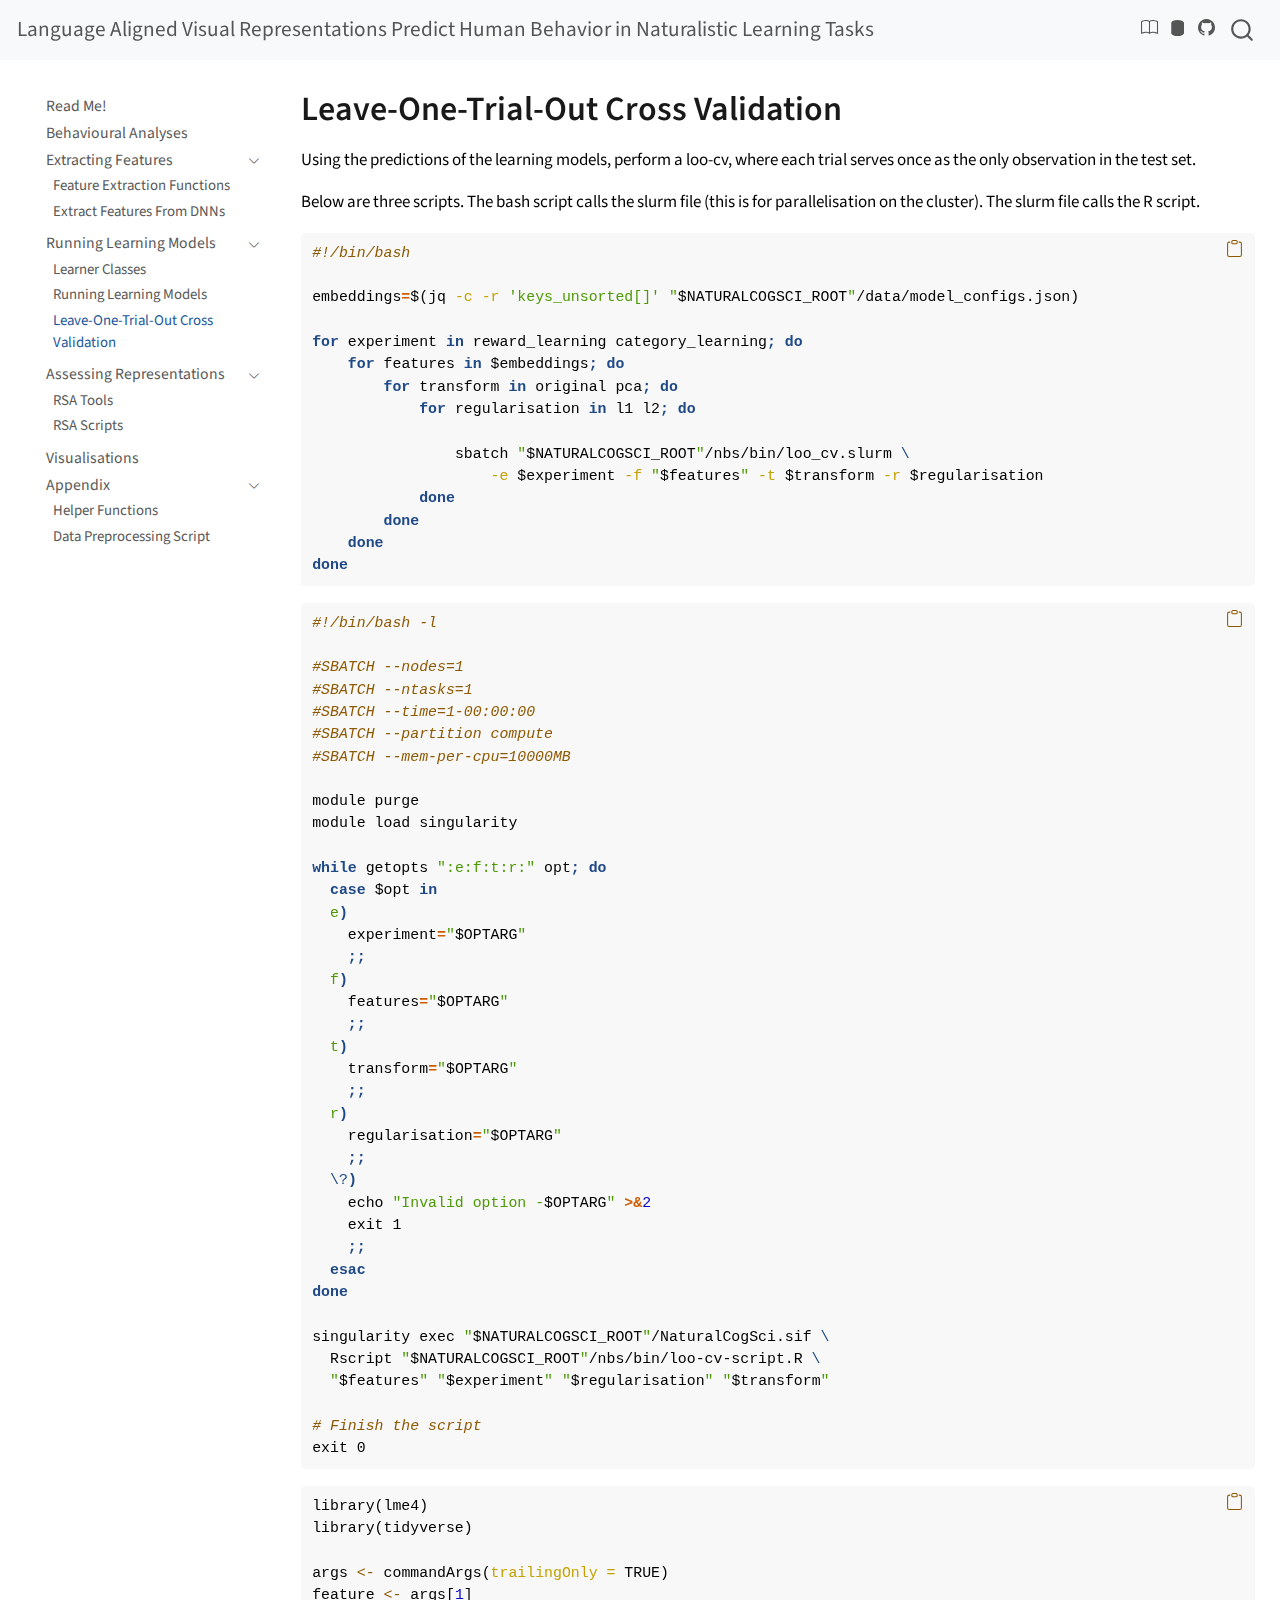
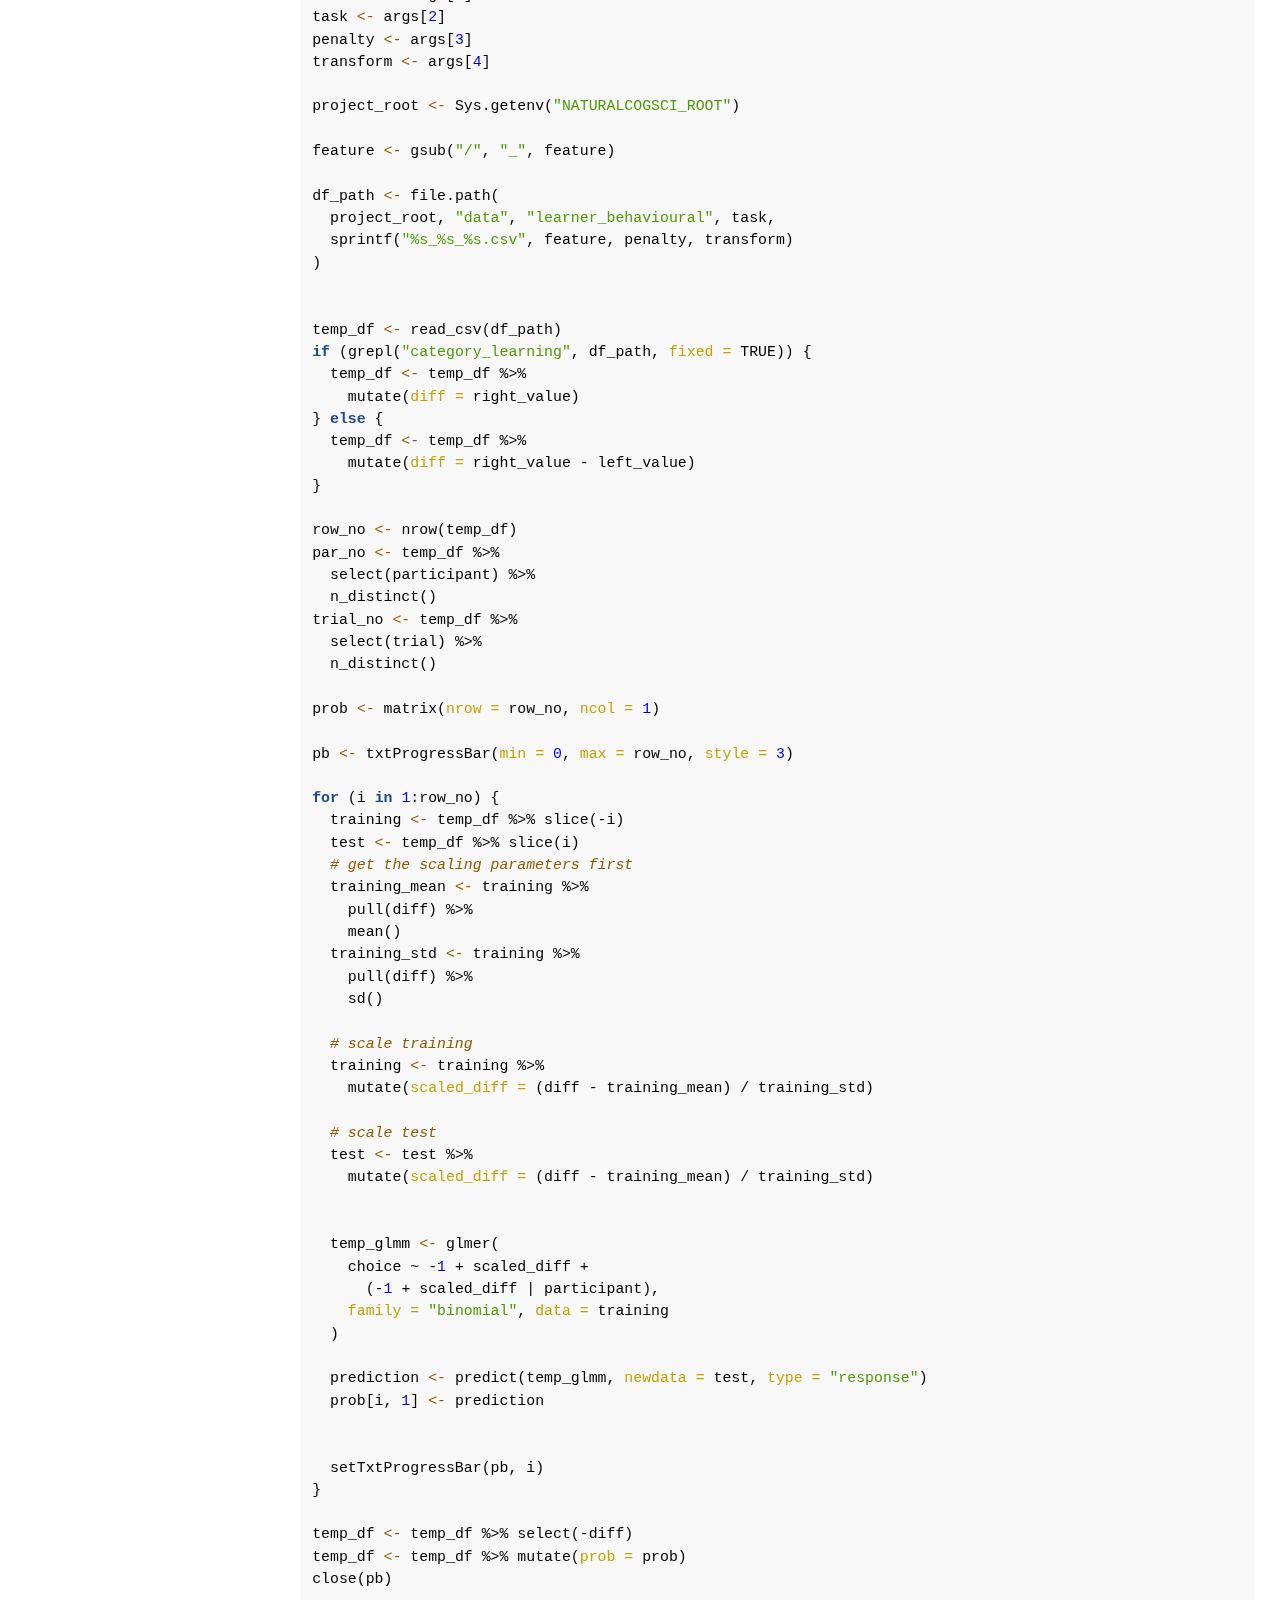
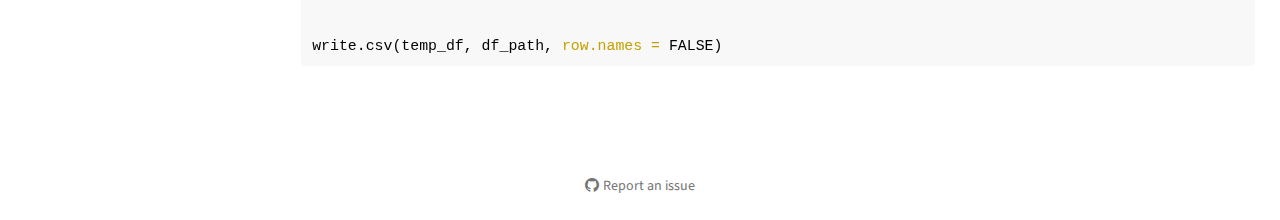
<file: docs/bin/loo_cv.html>
<!DOCTYPE html>
<html xmlns="http://www.w3.org/1999/xhtml" lang="en" xml:lang="en"><head>

<meta charset="utf-8">
<meta name="generator" content="quarto-1.3.361">

<meta name="viewport" content="width=device-width, initial-scale=1.0, user-scalable=yes">


<title>Language Aligned Visual Representations Predict Human Behavior in Naturalistic Learning Tasks - Leave-One-Trial-Out Cross Validation</title>
<style>
code{white-space: pre-wrap;}
span.smallcaps{font-variant: small-caps;}
div.columns{display: flex; gap: min(4vw, 1.5em);}
div.column{flex: auto; overflow-x: auto;}
div.hanging-indent{margin-left: 1.5em; text-indent: -1.5em;}
ul.task-list{list-style: none;}
ul.task-list li input[type="checkbox"] {
  width: 0.8em;
  margin: 0 0.8em 0.2em -1em; /* quarto-specific, see https://github.com/quarto-dev/quarto-cli/issues/4556 */ 
  vertical-align: middle;
}
/* CSS for syntax highlighting */
pre > code.sourceCode { white-space: pre; position: relative; }
pre > code.sourceCode > span { display: inline-block; line-height: 1.25; }
pre > code.sourceCode > span:empty { height: 1.2em; }
.sourceCode { overflow: visible; }
code.sourceCode > span { color: inherit; text-decoration: inherit; }
div.sourceCode { margin: 1em 0; }
pre.sourceCode { margin: 0; }
@media screen {
div.sourceCode { overflow: auto; }
}
@media print {
pre > code.sourceCode { white-space: pre-wrap; }
pre > code.sourceCode > span { text-indent: -5em; padding-left: 5em; }
}
pre.numberSource code
  { counter-reset: source-line 0; }
pre.numberSource code > span
  { position: relative; left: -4em; counter-increment: source-line; }
pre.numberSource code > span > a:first-child::before
  { content: counter(source-line);
    position: relative; left: -1em; text-align: right; vertical-align: baseline;
    border: none; display: inline-block;
    -webkit-touch-callout: none; -webkit-user-select: none;
    -khtml-user-select: none; -moz-user-select: none;
    -ms-user-select: none; user-select: none;
    padding: 0 4px; width: 4em;
  }
pre.numberSource { margin-left: 3em;  padding-left: 4px; }
div.sourceCode
  {   }
@media screen {
pre > code.sourceCode > span > a:first-child::before { text-decoration: underline; }
}
</style>


<script src="../site_libs/quarto-nav/quarto-nav.js"></script>
<script src="../site_libs/quarto-nav/headroom.min.js"></script>
<script src="../site_libs/clipboard/clipboard.min.js"></script>
<script src="../site_libs/quarto-search/autocomplete.umd.js"></script>
<script src="../site_libs/quarto-search/fuse.min.js"></script>
<script src="../site_libs/quarto-search/quarto-search.js"></script>
<meta name="quarto:offset" content="../">
<script src="../site_libs/quarto-html/quarto.js"></script>
<script src="../site_libs/quarto-html/popper.min.js"></script>
<script src="../site_libs/quarto-html/tippy.umd.min.js"></script>
<script src="../site_libs/quarto-html/anchor.min.js"></script>
<link href="../site_libs/quarto-html/tippy.css" rel="stylesheet">
<link href="../site_libs/quarto-html/quarto-syntax-highlighting.css" rel="stylesheet" id="quarto-text-highlighting-styles">
<script src="../site_libs/bootstrap/bootstrap.min.js"></script>
<link href="../site_libs/bootstrap/bootstrap-icons.css" rel="stylesheet">
<link href="../site_libs/bootstrap/bootstrap.min.css" rel="stylesheet" id="quarto-bootstrap" data-mode="light">
<script id="quarto-search-options" type="application/json">{
  "location": "navbar",
  "copy-button": false,
  "collapse-after": 3,
  "panel-placement": "end",
  "type": "overlay",
  "limit": 20,
  "language": {
    "search-no-results-text": "No results",
    "search-matching-documents-text": "matching documents",
    "search-copy-link-title": "Copy link to search",
    "search-hide-matches-text": "Hide additional matches",
    "search-more-match-text": "more match in this document",
    "search-more-matches-text": "more matches in this document",
    "search-clear-button-title": "Clear",
    "search-detached-cancel-button-title": "Cancel",
    "search-submit-button-title": "Submit",
    "search-label": "Search"
  }
}</script>


<link rel="stylesheet" href="../styles.css">
</head>

<body class="nav-sidebar floating nav-fixed">

<div id="quarto-search-results"></div>
  <header id="quarto-header" class="headroom fixed-top">
    <nav class="navbar navbar-expand-lg navbar-dark ">
      <div class="navbar-container container-fluid">
      <div class="navbar-brand-container">
    <a class="navbar-brand" href="../index.html">
    <span class="navbar-title">Language Aligned Visual Representations Predict Human Behavior in Naturalistic Learning Tasks</span>
    </a>
  </div>
        <div class="quarto-navbar-tools ms-auto tools-wide">
    <a href="https://arxiv.org/abs/2306.09377" title="" class="quarto-navigation-tool px-1" aria-label=""><i class="bi bi-book"></i></a>
    <a href="https://osf.io/h3t52/" title="" class="quarto-navigation-tool px-1" aria-label=""><i class="bi bi-database"></i></a>
    <a href="https://github.com/candemircan/NaturalCogSci" title="" class="quarto-navigation-tool px-1" aria-label=""><i class="bi bi-github"></i></a>
</div>
          <div id="quarto-search" class="" title="Search"></div>
      </div> <!-- /container-fluid -->
    </nav>
  <nav class="quarto-secondary-nav">
    <div class="container-fluid d-flex">
      <button type="button" class="quarto-btn-toggle btn" data-bs-toggle="collapse" data-bs-target="#quarto-sidebar,#quarto-sidebar-glass" aria-controls="quarto-sidebar" aria-expanded="false" aria-label="Toggle sidebar navigation" onclick="if (window.quartoToggleHeadroom) { window.quartoToggleHeadroom(); }">
        <i class="bi bi-layout-text-sidebar-reverse"></i>
      </button>
      <nav class="quarto-page-breadcrumbs" aria-label="breadcrumb"><ol class="breadcrumb"><li class="breadcrumb-item"><a href="../learners.html">Running Learning Models</a></li><li class="breadcrumb-item"><a href="../bin/loo_cv.html">Leave-One-Trial-Out Cross Validation</a></li></ol></nav>
      <a class="flex-grow-1" role="button" data-bs-toggle="collapse" data-bs-target="#quarto-sidebar,#quarto-sidebar-glass" aria-controls="quarto-sidebar" aria-expanded="false" aria-label="Toggle sidebar navigation" onclick="if (window.quartoToggleHeadroom) { window.quartoToggleHeadroom(); }">      
      </a>
    </div>
  </nav>
</header>
<!-- content -->
<div id="quarto-content" class="quarto-container page-columns page-rows-contents page-layout-full page-navbar">
<!-- sidebar -->
  <nav id="quarto-sidebar" class="sidebar collapse collapse-horizontal sidebar-navigation floating overflow-auto">
    <div class="sidebar-menu-container"> 
    <ul class="list-unstyled mt-1">
        <li class="sidebar-item">
  <div class="sidebar-item-container"> 
  <a href="../index.html" class="sidebar-item-text sidebar-link">
 <span class="menu-text">Read Me!</span></a>
  </div>
</li>
        <li class="sidebar-item">
  <div class="sidebar-item-container"> 
  <a href="../bin/behavioural_analyses.html" class="sidebar-item-text sidebar-link">
 <span class="menu-text">Behavioural Analyses</span></a>
  </div>
</li>
        <li class="sidebar-item sidebar-item-section">
      <div class="sidebar-item-container"> 
            <a class="sidebar-item-text sidebar-link text-start" data-bs-toggle="collapse" data-bs-target="#quarto-sidebar-section-1" aria-expanded="true">
 <span class="menu-text">Extracting Features</span></a>
          <a class="sidebar-item-toggle text-start" data-bs-toggle="collapse" data-bs-target="#quarto-sidebar-section-1" aria-expanded="true" aria-label="Toggle section">
            <i class="bi bi-chevron-right ms-2"></i>
          </a> 
      </div>
      <ul id="quarto-sidebar-section-1" class="collapse list-unstyled sidebar-section depth1 show">  
          <li class="sidebar-item">
  <div class="sidebar-item-container"> 
  <a href="../feature_extractors.html" class="sidebar-item-text sidebar-link">
 <span class="menu-text">Feature Extraction Functions</span></a>
  </div>
</li>
          <li class="sidebar-item">
  <div class="sidebar-item-container"> 
  <a href="../bin/extract_features.html" class="sidebar-item-text sidebar-link">
 <span class="menu-text">Extract Features From DNNs</span></a>
  </div>
</li>
      </ul>
  </li>
        <li class="sidebar-item sidebar-item-section">
      <div class="sidebar-item-container"> 
            <a class="sidebar-item-text sidebar-link text-start" data-bs-toggle="collapse" data-bs-target="#quarto-sidebar-section-2" aria-expanded="true">
 <span class="menu-text">Running Learning Models</span></a>
          <a class="sidebar-item-toggle text-start" data-bs-toggle="collapse" data-bs-target="#quarto-sidebar-section-2" aria-expanded="true" aria-label="Toggle section">
            <i class="bi bi-chevron-right ms-2"></i>
          </a> 
      </div>
      <ul id="quarto-sidebar-section-2" class="collapse list-unstyled sidebar-section depth1 show">  
          <li class="sidebar-item">
  <div class="sidebar-item-container"> 
  <a href="../learners.html" class="sidebar-item-text sidebar-link">
 <span class="menu-text">Learner Classes</span></a>
  </div>
</li>
          <li class="sidebar-item">
  <div class="sidebar-item-container"> 
  <a href="../bin/run_learners.html" class="sidebar-item-text sidebar-link">
 <span class="menu-text">Running Learning Models</span></a>
  </div>
</li>
          <li class="sidebar-item">
  <div class="sidebar-item-container"> 
  <a href="../bin/loo_cv.html" class="sidebar-item-text sidebar-link active">
 <span class="menu-text">Leave-One-Trial-Out Cross Validation</span></a>
  </div>
</li>
      </ul>
  </li>
        <li class="sidebar-item sidebar-item-section">
      <div class="sidebar-item-container"> 
            <a class="sidebar-item-text sidebar-link text-start" data-bs-toggle="collapse" data-bs-target="#quarto-sidebar-section-3" aria-expanded="true">
 <span class="menu-text">Assessing Representations</span></a>
          <a class="sidebar-item-toggle text-start" data-bs-toggle="collapse" data-bs-target="#quarto-sidebar-section-3" aria-expanded="true" aria-label="Toggle section">
            <i class="bi bi-chevron-right ms-2"></i>
          </a> 
      </div>
      <ul id="quarto-sidebar-section-3" class="collapse list-unstyled sidebar-section depth1 show">  
          <li class="sidebar-item">
  <div class="sidebar-item-container"> 
  <a href="../rsatools.html" class="sidebar-item-text sidebar-link">
 <span class="menu-text">RSA Tools</span></a>
  </div>
</li>
          <li class="sidebar-item">
  <div class="sidebar-item-container"> 
  <a href="../bin/rsa.html" class="sidebar-item-text sidebar-link">
 <span class="menu-text">RSA Scripts</span></a>
  </div>
</li>
      </ul>
  </li>
        <li class="sidebar-item">
  <div class="sidebar-item-container"> 
  <a href="../bin/visualisations.html" class="sidebar-item-text sidebar-link">
 <span class="menu-text">Visualisations</span></a>
  </div>
</li>
        <li class="sidebar-item sidebar-item-section">
      <div class="sidebar-item-container"> 
            <a class="sidebar-item-text sidebar-link text-start" data-bs-toggle="collapse" data-bs-target="#quarto-sidebar-section-4" aria-expanded="true">
 <span class="menu-text">Appendix</span></a>
          <a class="sidebar-item-toggle text-start" data-bs-toggle="collapse" data-bs-target="#quarto-sidebar-section-4" aria-expanded="true" aria-label="Toggle section">
            <i class="bi bi-chevron-right ms-2"></i>
          </a> 
      </div>
      <ul id="quarto-sidebar-section-4" class="collapse list-unstyled sidebar-section depth1 show">  
          <li class="sidebar-item">
  <div class="sidebar-item-container"> 
  <a href="../helpers.html" class="sidebar-item-text sidebar-link">
 <span class="menu-text">Helper Functions</span></a>
  </div>
</li>
          <li class="sidebar-item">
  <div class="sidebar-item-container"> 
  <a href="../bin/preprocess.html" class="sidebar-item-text sidebar-link">
 <span class="menu-text">Data Preprocessing Script</span></a>
  </div>
</li>
      </ul>
  </li>
    </ul>
    </div>
</nav>
<div id="quarto-sidebar-glass" data-bs-toggle="collapse" data-bs-target="#quarto-sidebar,#quarto-sidebar-glass"></div>
<!-- margin-sidebar -->
    <div id="quarto-margin-sidebar" class="sidebar margin-sidebar zindex-bottom">
        
    </div>
<!-- main -->
<main class="content column-page-right" id="quarto-document-content">

<header id="title-block-header" class="quarto-title-block default">
<div class="quarto-title">
<h1 class="title">Leave-One-Trial-Out Cross Validation</h1>
</div>



<div class="quarto-title-meta">

    
  
    
  </div>
  

</header>

<p>Using the predictions of the learning models, perform a loo-cv, where each trial serves once as the only observation in the test set.</p>
<p>Below are three scripts. The bash script calls the slurm file (this is for parallelisation on the cluster). The slurm file calls the R script.</p>
<div class="sourceCode" id="cb1"><pre class="sourceCode bash code-with-copy"><code class="sourceCode bash"><span id="cb1-1"><a href="#cb1-1" aria-hidden="true" tabindex="-1"></a><span class="co">#!/bin/bash</span></span>
<span id="cb1-2"><a href="#cb1-2" aria-hidden="true" tabindex="-1"></a></span>
<span id="cb1-3"><a href="#cb1-3" aria-hidden="true" tabindex="-1"></a><span class="va">embeddings</span><span class="op">=</span><span class="va">$(</span><span class="ex">jq</span> <span class="at">-c</span> <span class="at">-r</span> <span class="st">'keys_unsorted[]'</span> <span class="st">"</span><span class="va">$NATURALCOGSCI_ROOT</span><span class="st">"</span>/data/model_configs.json<span class="va">)</span></span>
<span id="cb1-4"><a href="#cb1-4" aria-hidden="true" tabindex="-1"></a></span>
<span id="cb1-5"><a href="#cb1-5" aria-hidden="true" tabindex="-1"></a><span class="cf">for</span> experiment <span class="kw">in</span> reward_learning category_learning<span class="kw">;</span> <span class="cf">do</span></span>
<span id="cb1-6"><a href="#cb1-6" aria-hidden="true" tabindex="-1"></a>    <span class="cf">for</span> features <span class="kw">in</span> <span class="va">$embeddings</span><span class="kw">;</span> <span class="cf">do</span></span>
<span id="cb1-7"><a href="#cb1-7" aria-hidden="true" tabindex="-1"></a>        <span class="cf">for</span> transform <span class="kw">in</span> original pca<span class="kw">;</span> <span class="cf">do</span></span>
<span id="cb1-8"><a href="#cb1-8" aria-hidden="true" tabindex="-1"></a>            <span class="cf">for</span> regularisation <span class="kw">in</span> l1 l2<span class="kw">;</span> <span class="cf">do</span></span>
<span id="cb1-9"><a href="#cb1-9" aria-hidden="true" tabindex="-1"></a></span>
<span id="cb1-10"><a href="#cb1-10" aria-hidden="true" tabindex="-1"></a>                <span class="ex">sbatch</span> <span class="st">"</span><span class="va">$NATURALCOGSCI_ROOT</span><span class="st">"</span>/nbs/bin/loo_cv.slurm <span class="dt">\</span></span>
<span id="cb1-11"><a href="#cb1-11" aria-hidden="true" tabindex="-1"></a>                    <span class="at">-e</span> <span class="va">$experiment</span> <span class="at">-f</span> <span class="st">"</span><span class="va">$features</span><span class="st">"</span> <span class="at">-t</span> <span class="va">$transform</span> <span class="at">-r</span> <span class="va">$regularisation</span></span>
<span id="cb1-12"><a href="#cb1-12" aria-hidden="true" tabindex="-1"></a>            <span class="cf">done</span></span>
<span id="cb1-13"><a href="#cb1-13" aria-hidden="true" tabindex="-1"></a>        <span class="cf">done</span></span>
<span id="cb1-14"><a href="#cb1-14" aria-hidden="true" tabindex="-1"></a>    <span class="cf">done</span></span>
<span id="cb1-15"><a href="#cb1-15" aria-hidden="true" tabindex="-1"></a><span class="cf">done</span></span></code><button title="Copy to Clipboard" class="code-copy-button"><i class="bi"></i></button></pre></div>
<div class="sourceCode" id="cb2"><pre class="sourceCode bash code-with-copy"><code class="sourceCode bash"><span id="cb2-1"><a href="#cb2-1" aria-hidden="true" tabindex="-1"></a><span class="co">#!/bin/bash -l</span></span>
<span id="cb2-2"><a href="#cb2-2" aria-hidden="true" tabindex="-1"></a></span>
<span id="cb2-3"><a href="#cb2-3" aria-hidden="true" tabindex="-1"></a><span class="co">#SBATCH --nodes=1</span></span>
<span id="cb2-4"><a href="#cb2-4" aria-hidden="true" tabindex="-1"></a><span class="co">#SBATCH --ntasks=1</span></span>
<span id="cb2-5"><a href="#cb2-5" aria-hidden="true" tabindex="-1"></a><span class="co">#SBATCH --time=1-00:00:00</span></span>
<span id="cb2-6"><a href="#cb2-6" aria-hidden="true" tabindex="-1"></a><span class="co">#SBATCH --partition compute</span></span>
<span id="cb2-7"><a href="#cb2-7" aria-hidden="true" tabindex="-1"></a><span class="co">#SBATCH --mem-per-cpu=10000MB</span></span>
<span id="cb2-8"><a href="#cb2-8" aria-hidden="true" tabindex="-1"></a></span>
<span id="cb2-9"><a href="#cb2-9" aria-hidden="true" tabindex="-1"></a><span class="ex">module</span> purge</span>
<span id="cb2-10"><a href="#cb2-10" aria-hidden="true" tabindex="-1"></a><span class="ex">module</span> load singularity</span>
<span id="cb2-11"><a href="#cb2-11" aria-hidden="true" tabindex="-1"></a></span>
<span id="cb2-12"><a href="#cb2-12" aria-hidden="true" tabindex="-1"></a><span class="cf">while</span> <span class="bu">getopts</span> <span class="st">":e:f:t:r:"</span> <span class="va">opt</span><span class="kw">;</span> <span class="cf">do</span></span>
<span id="cb2-13"><a href="#cb2-13" aria-hidden="true" tabindex="-1"></a>  <span class="cf">case</span> <span class="va">$opt</span> <span class="kw">in</span></span>
<span id="cb2-14"><a href="#cb2-14" aria-hidden="true" tabindex="-1"></a>  <span class="ss">e</span><span class="kw">)</span></span>
<span id="cb2-15"><a href="#cb2-15" aria-hidden="true" tabindex="-1"></a>    <span class="va">experiment</span><span class="op">=</span><span class="st">"</span><span class="va">$OPTARG</span><span class="st">"</span></span>
<span id="cb2-16"><a href="#cb2-16" aria-hidden="true" tabindex="-1"></a>    <span class="cf">;;</span></span>
<span id="cb2-17"><a href="#cb2-17" aria-hidden="true" tabindex="-1"></a>  <span class="ss">f</span><span class="kw">)</span></span>
<span id="cb2-18"><a href="#cb2-18" aria-hidden="true" tabindex="-1"></a>    <span class="va">features</span><span class="op">=</span><span class="st">"</span><span class="va">$OPTARG</span><span class="st">"</span></span>
<span id="cb2-19"><a href="#cb2-19" aria-hidden="true" tabindex="-1"></a>    <span class="cf">;;</span></span>
<span id="cb2-20"><a href="#cb2-20" aria-hidden="true" tabindex="-1"></a>  <span class="ss">t</span><span class="kw">)</span></span>
<span id="cb2-21"><a href="#cb2-21" aria-hidden="true" tabindex="-1"></a>    <span class="va">transform</span><span class="op">=</span><span class="st">"</span><span class="va">$OPTARG</span><span class="st">"</span></span>
<span id="cb2-22"><a href="#cb2-22" aria-hidden="true" tabindex="-1"></a>    <span class="cf">;;</span></span>
<span id="cb2-23"><a href="#cb2-23" aria-hidden="true" tabindex="-1"></a>  <span class="ss">r</span><span class="kw">)</span></span>
<span id="cb2-24"><a href="#cb2-24" aria-hidden="true" tabindex="-1"></a>    <span class="va">regularisation</span><span class="op">=</span><span class="st">"</span><span class="va">$OPTARG</span><span class="st">"</span></span>
<span id="cb2-25"><a href="#cb2-25" aria-hidden="true" tabindex="-1"></a>    <span class="cf">;;</span></span>
<span id="cb2-26"><a href="#cb2-26" aria-hidden="true" tabindex="-1"></a>  <span class="dt">\?</span><span class="kw">)</span></span>
<span id="cb2-27"><a href="#cb2-27" aria-hidden="true" tabindex="-1"></a>    <span class="bu">echo</span> <span class="st">"Invalid option -</span><span class="va">$OPTARG</span><span class="st">"</span> <span class="op">&gt;&amp;</span><span class="dv">2</span></span>
<span id="cb2-28"><a href="#cb2-28" aria-hidden="true" tabindex="-1"></a>    <span class="bu">exit</span> 1</span>
<span id="cb2-29"><a href="#cb2-29" aria-hidden="true" tabindex="-1"></a>    <span class="cf">;;</span></span>
<span id="cb2-30"><a href="#cb2-30" aria-hidden="true" tabindex="-1"></a>  <span class="cf">esac</span></span>
<span id="cb2-31"><a href="#cb2-31" aria-hidden="true" tabindex="-1"></a><span class="cf">done</span></span>
<span id="cb2-32"><a href="#cb2-32" aria-hidden="true" tabindex="-1"></a></span>
<span id="cb2-33"><a href="#cb2-33" aria-hidden="true" tabindex="-1"></a><span class="ex">singularity</span> exec <span class="st">"</span><span class="va">$NATURALCOGSCI_ROOT</span><span class="st">"</span>/NaturalCogSci.sif <span class="dt">\</span></span>
<span id="cb2-34"><a href="#cb2-34" aria-hidden="true" tabindex="-1"></a>  Rscript <span class="st">"</span><span class="va">$NATURALCOGSCI_ROOT</span><span class="st">"</span>/nbs/bin/loo-cv-script.R <span class="dt">\</span></span>
<span id="cb2-35"><a href="#cb2-35" aria-hidden="true" tabindex="-1"></a>  <span class="st">"</span><span class="va">$features</span><span class="st">"</span> <span class="st">"</span><span class="va">$experiment</span><span class="st">"</span> <span class="st">"</span><span class="va">$regularisation</span><span class="st">"</span> <span class="st">"</span><span class="va">$transform</span><span class="st">"</span></span>
<span id="cb2-36"><a href="#cb2-36" aria-hidden="true" tabindex="-1"></a></span>
<span id="cb2-37"><a href="#cb2-37" aria-hidden="true" tabindex="-1"></a><span class="co"># Finish the script</span></span>
<span id="cb2-38"><a href="#cb2-38" aria-hidden="true" tabindex="-1"></a><span class="bu">exit</span> 0</span></code><button title="Copy to Clipboard" class="code-copy-button"><i class="bi"></i></button></pre></div>
<div class="sourceCode" id="cb3"><pre class="sourceCode r code-with-copy"><code class="sourceCode r"><span id="cb3-1"><a href="#cb3-1" aria-hidden="true" tabindex="-1"></a><span class="fu">library</span>(lme4)</span>
<span id="cb3-2"><a href="#cb3-2" aria-hidden="true" tabindex="-1"></a><span class="fu">library</span>(tidyverse)</span>
<span id="cb3-3"><a href="#cb3-3" aria-hidden="true" tabindex="-1"></a></span>
<span id="cb3-4"><a href="#cb3-4" aria-hidden="true" tabindex="-1"></a>args <span class="ot">&lt;-</span> <span class="fu">commandArgs</span>(<span class="at">trailingOnly =</span> <span class="cn">TRUE</span>)</span>
<span id="cb3-5"><a href="#cb3-5" aria-hidden="true" tabindex="-1"></a>feature <span class="ot">&lt;-</span> args[<span class="dv">1</span>]</span>
<span id="cb3-6"><a href="#cb3-6" aria-hidden="true" tabindex="-1"></a>task <span class="ot">&lt;-</span> args[<span class="dv">2</span>]</span>
<span id="cb3-7"><a href="#cb3-7" aria-hidden="true" tabindex="-1"></a>penalty <span class="ot">&lt;-</span> args[<span class="dv">3</span>]</span>
<span id="cb3-8"><a href="#cb3-8" aria-hidden="true" tabindex="-1"></a>transform <span class="ot">&lt;-</span> args[<span class="dv">4</span>]</span>
<span id="cb3-9"><a href="#cb3-9" aria-hidden="true" tabindex="-1"></a></span>
<span id="cb3-10"><a href="#cb3-10" aria-hidden="true" tabindex="-1"></a>project_root <span class="ot">&lt;-</span> <span class="fu">Sys.getenv</span>(<span class="st">"NATURALCOGSCI_ROOT"</span>)</span>
<span id="cb3-11"><a href="#cb3-11" aria-hidden="true" tabindex="-1"></a></span>
<span id="cb3-12"><a href="#cb3-12" aria-hidden="true" tabindex="-1"></a>feature <span class="ot">&lt;-</span> <span class="fu">gsub</span>(<span class="st">"/"</span>, <span class="st">"_"</span>, feature)</span>
<span id="cb3-13"><a href="#cb3-13" aria-hidden="true" tabindex="-1"></a></span>
<span id="cb3-14"><a href="#cb3-14" aria-hidden="true" tabindex="-1"></a>df_path <span class="ot">&lt;-</span> <span class="fu">file.path</span>(</span>
<span id="cb3-15"><a href="#cb3-15" aria-hidden="true" tabindex="-1"></a>  project_root, <span class="st">"data"</span>, <span class="st">"learner_behavioural"</span>, task,</span>
<span id="cb3-16"><a href="#cb3-16" aria-hidden="true" tabindex="-1"></a>  <span class="fu">sprintf</span>(<span class="st">"%s_%s_%s.csv"</span>, feature, penalty, transform)</span>
<span id="cb3-17"><a href="#cb3-17" aria-hidden="true" tabindex="-1"></a>)</span>
<span id="cb3-18"><a href="#cb3-18" aria-hidden="true" tabindex="-1"></a></span>
<span id="cb3-19"><a href="#cb3-19" aria-hidden="true" tabindex="-1"></a></span>
<span id="cb3-20"><a href="#cb3-20" aria-hidden="true" tabindex="-1"></a>temp_df <span class="ot">&lt;-</span> <span class="fu">read_csv</span>(df_path)</span>
<span id="cb3-21"><a href="#cb3-21" aria-hidden="true" tabindex="-1"></a><span class="cf">if</span> (<span class="fu">grepl</span>(<span class="st">"category_learning"</span>, df_path, <span class="at">fixed =</span> <span class="cn">TRUE</span>)) {</span>
<span id="cb3-22"><a href="#cb3-22" aria-hidden="true" tabindex="-1"></a>  temp_df <span class="ot">&lt;-</span> temp_df <span class="sc">%&gt;%</span></span>
<span id="cb3-23"><a href="#cb3-23" aria-hidden="true" tabindex="-1"></a>    <span class="fu">mutate</span>(<span class="at">diff =</span> right_value)</span>
<span id="cb3-24"><a href="#cb3-24" aria-hidden="true" tabindex="-1"></a>} <span class="cf">else</span> {</span>
<span id="cb3-25"><a href="#cb3-25" aria-hidden="true" tabindex="-1"></a>  temp_df <span class="ot">&lt;-</span> temp_df <span class="sc">%&gt;%</span></span>
<span id="cb3-26"><a href="#cb3-26" aria-hidden="true" tabindex="-1"></a>    <span class="fu">mutate</span>(<span class="at">diff =</span> right_value <span class="sc">-</span> left_value)</span>
<span id="cb3-27"><a href="#cb3-27" aria-hidden="true" tabindex="-1"></a>}</span>
<span id="cb3-28"><a href="#cb3-28" aria-hidden="true" tabindex="-1"></a></span>
<span id="cb3-29"><a href="#cb3-29" aria-hidden="true" tabindex="-1"></a>row_no <span class="ot">&lt;-</span> <span class="fu">nrow</span>(temp_df)</span>
<span id="cb3-30"><a href="#cb3-30" aria-hidden="true" tabindex="-1"></a>par_no <span class="ot">&lt;-</span> temp_df <span class="sc">%&gt;%</span></span>
<span id="cb3-31"><a href="#cb3-31" aria-hidden="true" tabindex="-1"></a>  <span class="fu">select</span>(participant) <span class="sc">%&gt;%</span></span>
<span id="cb3-32"><a href="#cb3-32" aria-hidden="true" tabindex="-1"></a>  <span class="fu">n_distinct</span>()</span>
<span id="cb3-33"><a href="#cb3-33" aria-hidden="true" tabindex="-1"></a>trial_no <span class="ot">&lt;-</span> temp_df <span class="sc">%&gt;%</span></span>
<span id="cb3-34"><a href="#cb3-34" aria-hidden="true" tabindex="-1"></a>  <span class="fu">select</span>(trial) <span class="sc">%&gt;%</span></span>
<span id="cb3-35"><a href="#cb3-35" aria-hidden="true" tabindex="-1"></a>  <span class="fu">n_distinct</span>()</span>
<span id="cb3-36"><a href="#cb3-36" aria-hidden="true" tabindex="-1"></a></span>
<span id="cb3-37"><a href="#cb3-37" aria-hidden="true" tabindex="-1"></a>prob <span class="ot">&lt;-</span> <span class="fu">matrix</span>(<span class="at">nrow =</span> row_no, <span class="at">ncol =</span> <span class="dv">1</span>)</span>
<span id="cb3-38"><a href="#cb3-38" aria-hidden="true" tabindex="-1"></a></span>
<span id="cb3-39"><a href="#cb3-39" aria-hidden="true" tabindex="-1"></a>pb <span class="ot">&lt;-</span> <span class="fu">txtProgressBar</span>(<span class="at">min =</span> <span class="dv">0</span>, <span class="at">max =</span> row_no, <span class="at">style =</span> <span class="dv">3</span>)</span>
<span id="cb3-40"><a href="#cb3-40" aria-hidden="true" tabindex="-1"></a></span>
<span id="cb3-41"><a href="#cb3-41" aria-hidden="true" tabindex="-1"></a><span class="cf">for</span> (i <span class="cf">in</span> <span class="dv">1</span><span class="sc">:</span>row_no) {</span>
<span id="cb3-42"><a href="#cb3-42" aria-hidden="true" tabindex="-1"></a>  training <span class="ot">&lt;-</span> temp_df <span class="sc">%&gt;%</span> <span class="fu">slice</span>(<span class="sc">-</span>i)</span>
<span id="cb3-43"><a href="#cb3-43" aria-hidden="true" tabindex="-1"></a>  test <span class="ot">&lt;-</span> temp_df <span class="sc">%&gt;%</span> <span class="fu">slice</span>(i)</span>
<span id="cb3-44"><a href="#cb3-44" aria-hidden="true" tabindex="-1"></a>  <span class="co"># get the scaling parameters first</span></span>
<span id="cb3-45"><a href="#cb3-45" aria-hidden="true" tabindex="-1"></a>  training_mean <span class="ot">&lt;-</span> training <span class="sc">%&gt;%</span></span>
<span id="cb3-46"><a href="#cb3-46" aria-hidden="true" tabindex="-1"></a>    <span class="fu">pull</span>(diff) <span class="sc">%&gt;%</span></span>
<span id="cb3-47"><a href="#cb3-47" aria-hidden="true" tabindex="-1"></a>    <span class="fu">mean</span>()</span>
<span id="cb3-48"><a href="#cb3-48" aria-hidden="true" tabindex="-1"></a>  training_std <span class="ot">&lt;-</span> training <span class="sc">%&gt;%</span></span>
<span id="cb3-49"><a href="#cb3-49" aria-hidden="true" tabindex="-1"></a>    <span class="fu">pull</span>(diff) <span class="sc">%&gt;%</span></span>
<span id="cb3-50"><a href="#cb3-50" aria-hidden="true" tabindex="-1"></a>    <span class="fu">sd</span>()</span>
<span id="cb3-51"><a href="#cb3-51" aria-hidden="true" tabindex="-1"></a></span>
<span id="cb3-52"><a href="#cb3-52" aria-hidden="true" tabindex="-1"></a>  <span class="co"># scale training</span></span>
<span id="cb3-53"><a href="#cb3-53" aria-hidden="true" tabindex="-1"></a>  training <span class="ot">&lt;-</span> training <span class="sc">%&gt;%</span></span>
<span id="cb3-54"><a href="#cb3-54" aria-hidden="true" tabindex="-1"></a>    <span class="fu">mutate</span>(<span class="at">scaled_diff =</span> (diff <span class="sc">-</span> training_mean) <span class="sc">/</span> training_std)</span>
<span id="cb3-55"><a href="#cb3-55" aria-hidden="true" tabindex="-1"></a></span>
<span id="cb3-56"><a href="#cb3-56" aria-hidden="true" tabindex="-1"></a>  <span class="co"># scale test</span></span>
<span id="cb3-57"><a href="#cb3-57" aria-hidden="true" tabindex="-1"></a>  test <span class="ot">&lt;-</span> test <span class="sc">%&gt;%</span></span>
<span id="cb3-58"><a href="#cb3-58" aria-hidden="true" tabindex="-1"></a>    <span class="fu">mutate</span>(<span class="at">scaled_diff =</span> (diff <span class="sc">-</span> training_mean) <span class="sc">/</span> training_std)</span>
<span id="cb3-59"><a href="#cb3-59" aria-hidden="true" tabindex="-1"></a></span>
<span id="cb3-60"><a href="#cb3-60" aria-hidden="true" tabindex="-1"></a></span>
<span id="cb3-61"><a href="#cb3-61" aria-hidden="true" tabindex="-1"></a>  temp_glmm <span class="ot">&lt;-</span> <span class="fu">glmer</span>(</span>
<span id="cb3-62"><a href="#cb3-62" aria-hidden="true" tabindex="-1"></a>    choice <span class="sc">~</span> <span class="sc">-</span><span class="dv">1</span> <span class="sc">+</span> scaled_diff <span class="sc">+</span></span>
<span id="cb3-63"><a href="#cb3-63" aria-hidden="true" tabindex="-1"></a>      (<span class="sc">-</span><span class="dv">1</span> <span class="sc">+</span> scaled_diff <span class="sc">|</span> participant),</span>
<span id="cb3-64"><a href="#cb3-64" aria-hidden="true" tabindex="-1"></a>    <span class="at">family =</span> <span class="st">"binomial"</span>, <span class="at">data =</span> training</span>
<span id="cb3-65"><a href="#cb3-65" aria-hidden="true" tabindex="-1"></a>  )</span>
<span id="cb3-66"><a href="#cb3-66" aria-hidden="true" tabindex="-1"></a></span>
<span id="cb3-67"><a href="#cb3-67" aria-hidden="true" tabindex="-1"></a>  prediction <span class="ot">&lt;-</span> <span class="fu">predict</span>(temp_glmm, <span class="at">newdata =</span> test, <span class="at">type =</span> <span class="st">"response"</span>)</span>
<span id="cb3-68"><a href="#cb3-68" aria-hidden="true" tabindex="-1"></a>  prob[i, <span class="dv">1</span>] <span class="ot">&lt;-</span> prediction</span>
<span id="cb3-69"><a href="#cb3-69" aria-hidden="true" tabindex="-1"></a></span>
<span id="cb3-70"><a href="#cb3-70" aria-hidden="true" tabindex="-1"></a></span>
<span id="cb3-71"><a href="#cb3-71" aria-hidden="true" tabindex="-1"></a>  <span class="fu">setTxtProgressBar</span>(pb, i)</span>
<span id="cb3-72"><a href="#cb3-72" aria-hidden="true" tabindex="-1"></a>}</span>
<span id="cb3-73"><a href="#cb3-73" aria-hidden="true" tabindex="-1"></a></span>
<span id="cb3-74"><a href="#cb3-74" aria-hidden="true" tabindex="-1"></a>temp_df <span class="ot">&lt;-</span> temp_df <span class="sc">%&gt;%</span> <span class="fu">select</span>(<span class="sc">-</span>diff)</span>
<span id="cb3-75"><a href="#cb3-75" aria-hidden="true" tabindex="-1"></a>temp_df <span class="ot">&lt;-</span> temp_df <span class="sc">%&gt;%</span> <span class="fu">mutate</span>(<span class="at">prob =</span> prob)</span>
<span id="cb3-76"><a href="#cb3-76" aria-hidden="true" tabindex="-1"></a><span class="fu">close</span>(pb)</span>
<span id="cb3-77"><a href="#cb3-77" aria-hidden="true" tabindex="-1"></a></span>
<span id="cb3-78"><a href="#cb3-78" aria-hidden="true" tabindex="-1"></a></span>
<span id="cb3-79"><a href="#cb3-79" aria-hidden="true" tabindex="-1"></a><span class="fu">write.csv</span>(temp_df, df_path, <span class="at">row.names =</span> <span class="cn">FALSE</span>)</span></code><button title="Copy to Clipboard" class="code-copy-button"><i class="bi"></i></button></pre></div>



</main> <!-- /main -->
<script id="quarto-html-after-body" type="application/javascript">
window.document.addEventListener("DOMContentLoaded", function (event) {
  const toggleBodyColorMode = (bsSheetEl) => {
    const mode = bsSheetEl.getAttribute("data-mode");
    const bodyEl = window.document.querySelector("body");
    if (mode === "dark") {
      bodyEl.classList.add("quarto-dark");
      bodyEl.classList.remove("quarto-light");
    } else {
      bodyEl.classList.add("quarto-light");
      bodyEl.classList.remove("quarto-dark");
    }
  }
  const toggleBodyColorPrimary = () => {
    const bsSheetEl = window.document.querySelector("link#quarto-bootstrap");
    if (bsSheetEl) {
      toggleBodyColorMode(bsSheetEl);
    }
  }
  toggleBodyColorPrimary();  
  const icon = "";
  const anchorJS = new window.AnchorJS();
  anchorJS.options = {
    placement: 'right',
    icon: icon
  };
  anchorJS.add('.anchored');
  const isCodeAnnotation = (el) => {
    for (const clz of el.classList) {
      if (clz.startsWith('code-annotation-')) {                     
        return true;
      }
    }
    return false;
  }
  const clipboard = new window.ClipboardJS('.code-copy-button', {
    text: function(trigger) {
      const codeEl = trigger.previousElementSibling.cloneNode(true);
      for (const childEl of codeEl.children) {
        if (isCodeAnnotation(childEl)) {
          childEl.remove();
        }
      }
      return codeEl.innerText;
    }
  });
  clipboard.on('success', function(e) {
    // button target
    const button = e.trigger;
    // don't keep focus
    button.blur();
    // flash "checked"
    button.classList.add('code-copy-button-checked');
    var currentTitle = button.getAttribute("title");
    button.setAttribute("title", "Copied!");
    let tooltip;
    if (window.bootstrap) {
      button.setAttribute("data-bs-toggle", "tooltip");
      button.setAttribute("data-bs-placement", "left");
      button.setAttribute("data-bs-title", "Copied!");
      tooltip = new bootstrap.Tooltip(button, 
        { trigger: "manual", 
          customClass: "code-copy-button-tooltip",
          offset: [0, -8]});
      tooltip.show();    
    }
    setTimeout(function() {
      if (tooltip) {
        tooltip.hide();
        button.removeAttribute("data-bs-title");
        button.removeAttribute("data-bs-toggle");
        button.removeAttribute("data-bs-placement");
      }
      button.setAttribute("title", currentTitle);
      button.classList.remove('code-copy-button-checked');
    }, 1000);
    // clear code selection
    e.clearSelection();
  });
  function tippyHover(el, contentFn) {
    const config = {
      allowHTML: true,
      content: contentFn,
      maxWidth: 500,
      delay: 100,
      arrow: false,
      appendTo: function(el) {
          return el.parentElement;
      },
      interactive: true,
      interactiveBorder: 10,
      theme: 'quarto',
      placement: 'bottom-start'
    };
    window.tippy(el, config); 
  }
  const noterefs = window.document.querySelectorAll('a[role="doc-noteref"]');
  for (var i=0; i<noterefs.length; i++) {
    const ref = noterefs[i];
    tippyHover(ref, function() {
      // use id or data attribute instead here
      let href = ref.getAttribute('data-footnote-href') || ref.getAttribute('href');
      try { href = new URL(href).hash; } catch {}
      const id = href.replace(/^#\/?/, "");
      const note = window.document.getElementById(id);
      return note.innerHTML;
    });
  }
      let selectedAnnoteEl;
      const selectorForAnnotation = ( cell, annotation) => {
        let cellAttr = 'data-code-cell="' + cell + '"';
        let lineAttr = 'data-code-annotation="' +  annotation + '"';
        const selector = 'span[' + cellAttr + '][' + lineAttr + ']';
        return selector;
      }
      const selectCodeLines = (annoteEl) => {
        const doc = window.document;
        const targetCell = annoteEl.getAttribute("data-target-cell");
        const targetAnnotation = annoteEl.getAttribute("data-target-annotation");
        const annoteSpan = window.document.querySelector(selectorForAnnotation(targetCell, targetAnnotation));
        const lines = annoteSpan.getAttribute("data-code-lines").split(",");
        const lineIds = lines.map((line) => {
          return targetCell + "-" + line;
        })
        let top = null;
        let height = null;
        let parent = null;
        if (lineIds.length > 0) {
            //compute the position of the single el (top and bottom and make a div)
            const el = window.document.getElementById(lineIds[0]);
            top = el.offsetTop;
            height = el.offsetHeight;
            parent = el.parentElement.parentElement;
          if (lineIds.length > 1) {
            const lastEl = window.document.getElementById(lineIds[lineIds.length - 1]);
            const bottom = lastEl.offsetTop + lastEl.offsetHeight;
            height = bottom - top;
          }
          if (top !== null && height !== null && parent !== null) {
            // cook up a div (if necessary) and position it 
            let div = window.document.getElementById("code-annotation-line-highlight");
            if (div === null) {
              div = window.document.createElement("div");
              div.setAttribute("id", "code-annotation-line-highlight");
              div.style.position = 'absolute';
              parent.appendChild(div);
            }
            div.style.top = top - 2 + "px";
            div.style.height = height + 4 + "px";
            let gutterDiv = window.document.getElementById("code-annotation-line-highlight-gutter");
            if (gutterDiv === null) {
              gutterDiv = window.document.createElement("div");
              gutterDiv.setAttribute("id", "code-annotation-line-highlight-gutter");
              gutterDiv.style.position = 'absolute';
              const codeCell = window.document.getElementById(targetCell);
              const gutter = codeCell.querySelector('.code-annotation-gutter');
              gutter.appendChild(gutterDiv);
            }
            gutterDiv.style.top = top - 2 + "px";
            gutterDiv.style.height = height + 4 + "px";
          }
          selectedAnnoteEl = annoteEl;
        }
      };
      const unselectCodeLines = () => {
        const elementsIds = ["code-annotation-line-highlight", "code-annotation-line-highlight-gutter"];
        elementsIds.forEach((elId) => {
          const div = window.document.getElementById(elId);
          if (div) {
            div.remove();
          }
        });
        selectedAnnoteEl = undefined;
      };
      // Attach click handler to the DT
      const annoteDls = window.document.querySelectorAll('dt[data-target-cell]');
      for (const annoteDlNode of annoteDls) {
        annoteDlNode.addEventListener('click', (event) => {
          const clickedEl = event.target;
          if (clickedEl !== selectedAnnoteEl) {
            unselectCodeLines();
            const activeEl = window.document.querySelector('dt[data-target-cell].code-annotation-active');
            if (activeEl) {
              activeEl.classList.remove('code-annotation-active');
            }
            selectCodeLines(clickedEl);
            clickedEl.classList.add('code-annotation-active');
          } else {
            // Unselect the line
            unselectCodeLines();
            clickedEl.classList.remove('code-annotation-active');
          }
        });
      }
  const findCites = (el) => {
    const parentEl = el.parentElement;
    if (parentEl) {
      const cites = parentEl.dataset.cites;
      if (cites) {
        return {
          el,
          cites: cites.split(' ')
        };
      } else {
        return findCites(el.parentElement)
      }
    } else {
      return undefined;
    }
  };
  var bibliorefs = window.document.querySelectorAll('a[role="doc-biblioref"]');
  for (var i=0; i<bibliorefs.length; i++) {
    const ref = bibliorefs[i];
    const citeInfo = findCites(ref);
    if (citeInfo) {
      tippyHover(citeInfo.el, function() {
        var popup = window.document.createElement('div');
        citeInfo.cites.forEach(function(cite) {
          var citeDiv = window.document.createElement('div');
          citeDiv.classList.add('hanging-indent');
          citeDiv.classList.add('csl-entry');
          var biblioDiv = window.document.getElementById('ref-' + cite);
          if (biblioDiv) {
            citeDiv.innerHTML = biblioDiv.innerHTML;
          }
          popup.appendChild(citeDiv);
        });
        return popup.innerHTML;
      });
    }
  }
    var localhostRegex = new RegExp(/^(?:http|https):\/\/localhost\:?[0-9]*\//);
      var filterRegex = new RegExp("https:\/\/candemircan\.github\.io\/NaturalCogSci");
    var isInternal = (href) => {
        return filterRegex.test(href) || localhostRegex.test(href);
    }
    // Inspect non-navigation links and adorn them if external
 	var links = window.document.querySelectorAll('a[href]:not(.nav-link):not(.navbar-brand):not(.toc-action):not(.sidebar-link):not(.sidebar-item-toggle):not(.pagination-link):not(.no-external):not([aria-hidden]):not(.dropdown-item)');
    for (var i=0; i<links.length; i++) {
      const link = links[i];
      if (!isInternal(link.href)) {
          // target, if specified
          link.setAttribute("target", "_blank");
      }
    }
});
</script>
</div> <!-- /content -->



<footer class="footer"><div class="nav-footer"><div class="nav-footer-center"><div class="toc-actions"><div><i class="bi bi-github"></i></div><div class="action-links"><p><a href="https://github.com/candemircan/NaturalCogSci/issues/new" class="toc-action">Report an issue</a></p></div></div></div></div></footer></body></html>
</file>
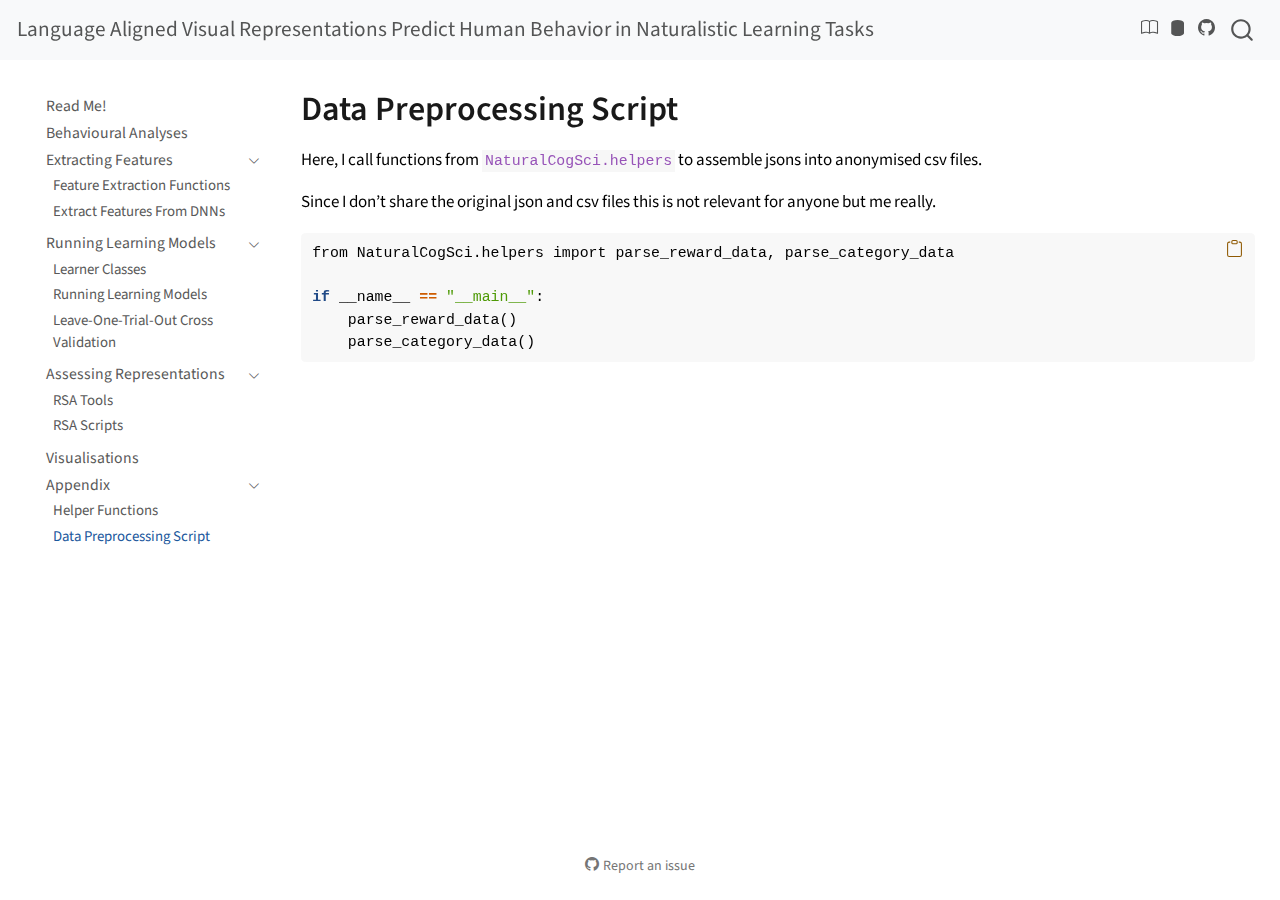
<file: docs/bin/preprocess.html>
<!DOCTYPE html>
<html xmlns="http://www.w3.org/1999/xhtml" lang="en" xml:lang="en"><head>

<meta charset="utf-8">
<meta name="generator" content="quarto-1.3.361">

<meta name="viewport" content="width=device-width, initial-scale=1.0, user-scalable=yes">


<title>Language Aligned Visual Representations Predict Human Behavior in Naturalistic Learning Tasks - Data Preprocessing Script</title>
<style>
code{white-space: pre-wrap;}
span.smallcaps{font-variant: small-caps;}
div.columns{display: flex; gap: min(4vw, 1.5em);}
div.column{flex: auto; overflow-x: auto;}
div.hanging-indent{margin-left: 1.5em; text-indent: -1.5em;}
ul.task-list{list-style: none;}
ul.task-list li input[type="checkbox"] {
  width: 0.8em;
  margin: 0 0.8em 0.2em -1em; /* quarto-specific, see https://github.com/quarto-dev/quarto-cli/issues/4556 */ 
  vertical-align: middle;
}
/* CSS for syntax highlighting */
pre > code.sourceCode { white-space: pre; position: relative; }
pre > code.sourceCode > span { display: inline-block; line-height: 1.25; }
pre > code.sourceCode > span:empty { height: 1.2em; }
.sourceCode { overflow: visible; }
code.sourceCode > span { color: inherit; text-decoration: inherit; }
div.sourceCode { margin: 1em 0; }
pre.sourceCode { margin: 0; }
@media screen {
div.sourceCode { overflow: auto; }
}
@media print {
pre > code.sourceCode { white-space: pre-wrap; }
pre > code.sourceCode > span { text-indent: -5em; padding-left: 5em; }
}
pre.numberSource code
  { counter-reset: source-line 0; }
pre.numberSource code > span
  { position: relative; left: -4em; counter-increment: source-line; }
pre.numberSource code > span > a:first-child::before
  { content: counter(source-line);
    position: relative; left: -1em; text-align: right; vertical-align: baseline;
    border: none; display: inline-block;
    -webkit-touch-callout: none; -webkit-user-select: none;
    -khtml-user-select: none; -moz-user-select: none;
    -ms-user-select: none; user-select: none;
    padding: 0 4px; width: 4em;
  }
pre.numberSource { margin-left: 3em;  padding-left: 4px; }
div.sourceCode
  {   }
@media screen {
pre > code.sourceCode > span > a:first-child::before { text-decoration: underline; }
}
</style>


<script src="../site_libs/quarto-nav/quarto-nav.js"></script>
<script src="../site_libs/quarto-nav/headroom.min.js"></script>
<script src="../site_libs/clipboard/clipboard.min.js"></script>
<script src="../site_libs/quarto-search/autocomplete.umd.js"></script>
<script src="../site_libs/quarto-search/fuse.min.js"></script>
<script src="../site_libs/quarto-search/quarto-search.js"></script>
<meta name="quarto:offset" content="../">
<script src="../site_libs/quarto-html/quarto.js"></script>
<script src="../site_libs/quarto-html/popper.min.js"></script>
<script src="../site_libs/quarto-html/tippy.umd.min.js"></script>
<script src="../site_libs/quarto-html/anchor.min.js"></script>
<link href="../site_libs/quarto-html/tippy.css" rel="stylesheet">
<link href="../site_libs/quarto-html/quarto-syntax-highlighting.css" rel="stylesheet" id="quarto-text-highlighting-styles">
<script src="../site_libs/bootstrap/bootstrap.min.js"></script>
<link href="../site_libs/bootstrap/bootstrap-icons.css" rel="stylesheet">
<link href="../site_libs/bootstrap/bootstrap.min.css" rel="stylesheet" id="quarto-bootstrap" data-mode="light">
<script id="quarto-search-options" type="application/json">{
  "location": "navbar",
  "copy-button": false,
  "collapse-after": 3,
  "panel-placement": "end",
  "type": "overlay",
  "limit": 20,
  "language": {
    "search-no-results-text": "No results",
    "search-matching-documents-text": "matching documents",
    "search-copy-link-title": "Copy link to search",
    "search-hide-matches-text": "Hide additional matches",
    "search-more-match-text": "more match in this document",
    "search-more-matches-text": "more matches in this document",
    "search-clear-button-title": "Clear",
    "search-detached-cancel-button-title": "Cancel",
    "search-submit-button-title": "Submit",
    "search-label": "Search"
  }
}</script>


<link rel="stylesheet" href="../styles.css">
</head>

<body class="nav-sidebar floating nav-fixed">

<div id="quarto-search-results"></div>
  <header id="quarto-header" class="headroom fixed-top">
    <nav class="navbar navbar-expand-lg navbar-dark ">
      <div class="navbar-container container-fluid">
      <div class="navbar-brand-container">
    <a class="navbar-brand" href="../index.html">
    <span class="navbar-title">Language Aligned Visual Representations Predict Human Behavior in Naturalistic Learning Tasks</span>
    </a>
  </div>
        <div class="quarto-navbar-tools ms-auto tools-wide">
    <a href="https://github.com/candemircan/NaturalCogSci" title="" class="quarto-navigation-tool px-1" aria-label=""><i class="bi bi-book"></i></a>
    <a href="https://osf.io/h3t52/" title="" class="quarto-navigation-tool px-1" aria-label=""><i class="bi bi-database"></i></a>
    <a href="https://github.com/candemircan/NaturalCogSci" title="" class="quarto-navigation-tool px-1" aria-label=""><i class="bi bi-github"></i></a>
</div>
          <div id="quarto-search" class="" title="Search"></div>
      </div> <!-- /container-fluid -->
    </nav>
  <nav class="quarto-secondary-nav">
    <div class="container-fluid d-flex">
      <button type="button" class="quarto-btn-toggle btn" data-bs-toggle="collapse" data-bs-target="#quarto-sidebar,#quarto-sidebar-glass" aria-controls="quarto-sidebar" aria-expanded="false" aria-label="Toggle sidebar navigation" onclick="if (window.quartoToggleHeadroom) { window.quartoToggleHeadroom(); }">
        <i class="bi bi-layout-text-sidebar-reverse"></i>
      </button>
      <nav class="quarto-page-breadcrumbs" aria-label="breadcrumb"><ol class="breadcrumb"><li class="breadcrumb-item"><a href="../helpers.html">Appendix</a></li><li class="breadcrumb-item"><a href="../bin/preprocess.html">Data Preprocessing Script</a></li></ol></nav>
      <a class="flex-grow-1" role="button" data-bs-toggle="collapse" data-bs-target="#quarto-sidebar,#quarto-sidebar-glass" aria-controls="quarto-sidebar" aria-expanded="false" aria-label="Toggle sidebar navigation" onclick="if (window.quartoToggleHeadroom) { window.quartoToggleHeadroom(); }">      
      </a>
    </div>
  </nav>
</header>
<!-- content -->
<div id="quarto-content" class="quarto-container page-columns page-rows-contents page-layout-full page-navbar">
<!-- sidebar -->
  <nav id="quarto-sidebar" class="sidebar collapse collapse-horizontal sidebar-navigation floating overflow-auto">
    <div class="sidebar-menu-container"> 
    <ul class="list-unstyled mt-1">
        <li class="sidebar-item">
  <div class="sidebar-item-container"> 
  <a href="../index.html" class="sidebar-item-text sidebar-link">
 <span class="menu-text">Read Me!</span></a>
  </div>
</li>
        <li class="sidebar-item">
  <div class="sidebar-item-container"> 
  <a href="../bin/behavioural_analyses.html" class="sidebar-item-text sidebar-link">
 <span class="menu-text">Behavioural Analyses</span></a>
  </div>
</li>
        <li class="sidebar-item sidebar-item-section">
      <div class="sidebar-item-container"> 
            <a class="sidebar-item-text sidebar-link text-start" data-bs-toggle="collapse" data-bs-target="#quarto-sidebar-section-1" aria-expanded="true">
 <span class="menu-text">Extracting Features</span></a>
          <a class="sidebar-item-toggle text-start" data-bs-toggle="collapse" data-bs-target="#quarto-sidebar-section-1" aria-expanded="true" aria-label="Toggle section">
            <i class="bi bi-chevron-right ms-2"></i>
          </a> 
      </div>
      <ul id="quarto-sidebar-section-1" class="collapse list-unstyled sidebar-section depth1 show">  
          <li class="sidebar-item">
  <div class="sidebar-item-container"> 
  <a href="../feature_extractors.html" class="sidebar-item-text sidebar-link">
 <span class="menu-text">Feature Extraction Functions</span></a>
  </div>
</li>
          <li class="sidebar-item">
  <div class="sidebar-item-container"> 
  <a href="../bin/extract_features.html" class="sidebar-item-text sidebar-link">
 <span class="menu-text">Extract Features From DNNs</span></a>
  </div>
</li>
      </ul>
  </li>
        <li class="sidebar-item sidebar-item-section">
      <div class="sidebar-item-container"> 
            <a class="sidebar-item-text sidebar-link text-start" data-bs-toggle="collapse" data-bs-target="#quarto-sidebar-section-2" aria-expanded="true">
 <span class="menu-text">Running Learning Models</span></a>
          <a class="sidebar-item-toggle text-start" data-bs-toggle="collapse" data-bs-target="#quarto-sidebar-section-2" aria-expanded="true" aria-label="Toggle section">
            <i class="bi bi-chevron-right ms-2"></i>
          </a> 
      </div>
      <ul id="quarto-sidebar-section-2" class="collapse list-unstyled sidebar-section depth1 show">  
          <li class="sidebar-item">
  <div class="sidebar-item-container"> 
  <a href="../learners.html" class="sidebar-item-text sidebar-link">
 <span class="menu-text">Learner Classes</span></a>
  </div>
</li>
          <li class="sidebar-item">
  <div class="sidebar-item-container"> 
  <a href="../bin/run_learners.html" class="sidebar-item-text sidebar-link">
 <span class="menu-text">Running Learning Models</span></a>
  </div>
</li>
          <li class="sidebar-item">
  <div class="sidebar-item-container"> 
  <a href="../bin/loo_cv.html" class="sidebar-item-text sidebar-link">
 <span class="menu-text">Leave-One-Trial-Out Cross Validation</span></a>
  </div>
</li>
      </ul>
  </li>
        <li class="sidebar-item sidebar-item-section">
      <div class="sidebar-item-container"> 
            <a class="sidebar-item-text sidebar-link text-start" data-bs-toggle="collapse" data-bs-target="#quarto-sidebar-section-3" aria-expanded="true">
 <span class="menu-text">Assessing Representations</span></a>
          <a class="sidebar-item-toggle text-start" data-bs-toggle="collapse" data-bs-target="#quarto-sidebar-section-3" aria-expanded="true" aria-label="Toggle section">
            <i class="bi bi-chevron-right ms-2"></i>
          </a> 
      </div>
      <ul id="quarto-sidebar-section-3" class="collapse list-unstyled sidebar-section depth1 show">  
          <li class="sidebar-item">
  <div class="sidebar-item-container"> 
  <a href="../rsatools.html" class="sidebar-item-text sidebar-link">
 <span class="menu-text">RSA Tools</span></a>
  </div>
</li>
          <li class="sidebar-item">
  <div class="sidebar-item-container"> 
  <a href="../bin/rsa.html" class="sidebar-item-text sidebar-link">
 <span class="menu-text">RSA Scripts</span></a>
  </div>
</li>
      </ul>
  </li>
        <li class="sidebar-item">
  <div class="sidebar-item-container"> 
  <a href="../bin/visualisations.html" class="sidebar-item-text sidebar-link">
 <span class="menu-text">Visualisations</span></a>
  </div>
</li>
        <li class="sidebar-item sidebar-item-section">
      <div class="sidebar-item-container"> 
            <a class="sidebar-item-text sidebar-link text-start" data-bs-toggle="collapse" data-bs-target="#quarto-sidebar-section-4" aria-expanded="true">
 <span class="menu-text">Appendix</span></a>
          <a class="sidebar-item-toggle text-start" data-bs-toggle="collapse" data-bs-target="#quarto-sidebar-section-4" aria-expanded="true" aria-label="Toggle section">
            <i class="bi bi-chevron-right ms-2"></i>
          </a> 
      </div>
      <ul id="quarto-sidebar-section-4" class="collapse list-unstyled sidebar-section depth1 show">  
          <li class="sidebar-item">
  <div class="sidebar-item-container"> 
  <a href="../helpers.html" class="sidebar-item-text sidebar-link">
 <span class="menu-text">Helper Functions</span></a>
  </div>
</li>
          <li class="sidebar-item">
  <div class="sidebar-item-container"> 
  <a href="../bin/preprocess.html" class="sidebar-item-text sidebar-link active">
 <span class="menu-text">Data Preprocessing Script</span></a>
  </div>
</li>
      </ul>
  </li>
    </ul>
    </div>
</nav>
<div id="quarto-sidebar-glass" data-bs-toggle="collapse" data-bs-target="#quarto-sidebar,#quarto-sidebar-glass"></div>
<!-- margin-sidebar -->
    <div id="quarto-margin-sidebar" class="sidebar margin-sidebar zindex-bottom">
        
    </div>
<!-- main -->
<main class="content column-page-right" id="quarto-document-content">

<header id="title-block-header" class="quarto-title-block default">
<div class="quarto-title">
<h1 class="title">Data Preprocessing Script</h1>
</div>



<div class="quarto-title-meta">

    
  
    
  </div>
  

</header>

<p>Here, I call functions from <code>NaturalCogSci.helpers</code> to assemble jsons into anonymised csv files.</p>
<p>Since I don’t share the original json and csv files this is not relevant for anyone but me really.</p>
<div class="sourceCode" id="cb1"><pre class="sourceCode python code-with-copy"><code class="sourceCode python"><span id="cb1-1"><a href="#cb1-1" aria-hidden="true" tabindex="-1"></a><span class="im">from</span> NaturalCogSci.helpers <span class="im">import</span> parse_reward_data, parse_category_data</span>
<span id="cb1-2"><a href="#cb1-2" aria-hidden="true" tabindex="-1"></a></span>
<span id="cb1-3"><a href="#cb1-3" aria-hidden="true" tabindex="-1"></a><span class="cf">if</span> <span class="va">__name__</span> <span class="op">==</span> <span class="st">"__main__"</span>:</span>
<span id="cb1-4"><a href="#cb1-4" aria-hidden="true" tabindex="-1"></a>    parse_reward_data()</span>
<span id="cb1-5"><a href="#cb1-5" aria-hidden="true" tabindex="-1"></a>    parse_category_data()</span></code><button title="Copy to Clipboard" class="code-copy-button"><i class="bi"></i></button></pre></div>



</main> <!-- /main -->
<script id="quarto-html-after-body" type="application/javascript">
window.document.addEventListener("DOMContentLoaded", function (event) {
  const toggleBodyColorMode = (bsSheetEl) => {
    const mode = bsSheetEl.getAttribute("data-mode");
    const bodyEl = window.document.querySelector("body");
    if (mode === "dark") {
      bodyEl.classList.add("quarto-dark");
      bodyEl.classList.remove("quarto-light");
    } else {
      bodyEl.classList.add("quarto-light");
      bodyEl.classList.remove("quarto-dark");
    }
  }
  const toggleBodyColorPrimary = () => {
    const bsSheetEl = window.document.querySelector("link#quarto-bootstrap");
    if (bsSheetEl) {
      toggleBodyColorMode(bsSheetEl);
    }
  }
  toggleBodyColorPrimary();  
  const icon = "";
  const anchorJS = new window.AnchorJS();
  anchorJS.options = {
    placement: 'right',
    icon: icon
  };
  anchorJS.add('.anchored');
  const isCodeAnnotation = (el) => {
    for (const clz of el.classList) {
      if (clz.startsWith('code-annotation-')) {                     
        return true;
      }
    }
    return false;
  }
  const clipboard = new window.ClipboardJS('.code-copy-button', {
    text: function(trigger) {
      const codeEl = trigger.previousElementSibling.cloneNode(true);
      for (const childEl of codeEl.children) {
        if (isCodeAnnotation(childEl)) {
          childEl.remove();
        }
      }
      return codeEl.innerText;
    }
  });
  clipboard.on('success', function(e) {
    // button target
    const button = e.trigger;
    // don't keep focus
    button.blur();
    // flash "checked"
    button.classList.add('code-copy-button-checked');
    var currentTitle = button.getAttribute("title");
    button.setAttribute("title", "Copied!");
    let tooltip;
    if (window.bootstrap) {
      button.setAttribute("data-bs-toggle", "tooltip");
      button.setAttribute("data-bs-placement", "left");
      button.setAttribute("data-bs-title", "Copied!");
      tooltip = new bootstrap.Tooltip(button, 
        { trigger: "manual", 
          customClass: "code-copy-button-tooltip",
          offset: [0, -8]});
      tooltip.show();    
    }
    setTimeout(function() {
      if (tooltip) {
        tooltip.hide();
        button.removeAttribute("data-bs-title");
        button.removeAttribute("data-bs-toggle");
        button.removeAttribute("data-bs-placement");
      }
      button.setAttribute("title", currentTitle);
      button.classList.remove('code-copy-button-checked');
    }, 1000);
    // clear code selection
    e.clearSelection();
  });
  function tippyHover(el, contentFn) {
    const config = {
      allowHTML: true,
      content: contentFn,
      maxWidth: 500,
      delay: 100,
      arrow: false,
      appendTo: function(el) {
          return el.parentElement;
      },
      interactive: true,
      interactiveBorder: 10,
      theme: 'quarto',
      placement: 'bottom-start'
    };
    window.tippy(el, config); 
  }
  const noterefs = window.document.querySelectorAll('a[role="doc-noteref"]');
  for (var i=0; i<noterefs.length; i++) {
    const ref = noterefs[i];
    tippyHover(ref, function() {
      // use id or data attribute instead here
      let href = ref.getAttribute('data-footnote-href') || ref.getAttribute('href');
      try { href = new URL(href).hash; } catch {}
      const id = href.replace(/^#\/?/, "");
      const note = window.document.getElementById(id);
      return note.innerHTML;
    });
  }
      let selectedAnnoteEl;
      const selectorForAnnotation = ( cell, annotation) => {
        let cellAttr = 'data-code-cell="' + cell + '"';
        let lineAttr = 'data-code-annotation="' +  annotation + '"';
        const selector = 'span[' + cellAttr + '][' + lineAttr + ']';
        return selector;
      }
      const selectCodeLines = (annoteEl) => {
        const doc = window.document;
        const targetCell = annoteEl.getAttribute("data-target-cell");
        const targetAnnotation = annoteEl.getAttribute("data-target-annotation");
        const annoteSpan = window.document.querySelector(selectorForAnnotation(targetCell, targetAnnotation));
        const lines = annoteSpan.getAttribute("data-code-lines").split(",");
        const lineIds = lines.map((line) => {
          return targetCell + "-" + line;
        })
        let top = null;
        let height = null;
        let parent = null;
        if (lineIds.length > 0) {
            //compute the position of the single el (top and bottom and make a div)
            const el = window.document.getElementById(lineIds[0]);
            top = el.offsetTop;
            height = el.offsetHeight;
            parent = el.parentElement.parentElement;
          if (lineIds.length > 1) {
            const lastEl = window.document.getElementById(lineIds[lineIds.length - 1]);
            const bottom = lastEl.offsetTop + lastEl.offsetHeight;
            height = bottom - top;
          }
          if (top !== null && height !== null && parent !== null) {
            // cook up a div (if necessary) and position it 
            let div = window.document.getElementById("code-annotation-line-highlight");
            if (div === null) {
              div = window.document.createElement("div");
              div.setAttribute("id", "code-annotation-line-highlight");
              div.style.position = 'absolute';
              parent.appendChild(div);
            }
            div.style.top = top - 2 + "px";
            div.style.height = height + 4 + "px";
            let gutterDiv = window.document.getElementById("code-annotation-line-highlight-gutter");
            if (gutterDiv === null) {
              gutterDiv = window.document.createElement("div");
              gutterDiv.setAttribute("id", "code-annotation-line-highlight-gutter");
              gutterDiv.style.position = 'absolute';
              const codeCell = window.document.getElementById(targetCell);
              const gutter = codeCell.querySelector('.code-annotation-gutter');
              gutter.appendChild(gutterDiv);
            }
            gutterDiv.style.top = top - 2 + "px";
            gutterDiv.style.height = height + 4 + "px";
          }
          selectedAnnoteEl = annoteEl;
        }
      };
      const unselectCodeLines = () => {
        const elementsIds = ["code-annotation-line-highlight", "code-annotation-line-highlight-gutter"];
        elementsIds.forEach((elId) => {
          const div = window.document.getElementById(elId);
          if (div) {
            div.remove();
          }
        });
        selectedAnnoteEl = undefined;
      };
      // Attach click handler to the DT
      const annoteDls = window.document.querySelectorAll('dt[data-target-cell]');
      for (const annoteDlNode of annoteDls) {
        annoteDlNode.addEventListener('click', (event) => {
          const clickedEl = event.target;
          if (clickedEl !== selectedAnnoteEl) {
            unselectCodeLines();
            const activeEl = window.document.querySelector('dt[data-target-cell].code-annotation-active');
            if (activeEl) {
              activeEl.classList.remove('code-annotation-active');
            }
            selectCodeLines(clickedEl);
            clickedEl.classList.add('code-annotation-active');
          } else {
            // Unselect the line
            unselectCodeLines();
            clickedEl.classList.remove('code-annotation-active');
          }
        });
      }
  const findCites = (el) => {
    const parentEl = el.parentElement;
    if (parentEl) {
      const cites = parentEl.dataset.cites;
      if (cites) {
        return {
          el,
          cites: cites.split(' ')
        };
      } else {
        return findCites(el.parentElement)
      }
    } else {
      return undefined;
    }
  };
  var bibliorefs = window.document.querySelectorAll('a[role="doc-biblioref"]');
  for (var i=0; i<bibliorefs.length; i++) {
    const ref = bibliorefs[i];
    const citeInfo = findCites(ref);
    if (citeInfo) {
      tippyHover(citeInfo.el, function() {
        var popup = window.document.createElement('div');
        citeInfo.cites.forEach(function(cite) {
          var citeDiv = window.document.createElement('div');
          citeDiv.classList.add('hanging-indent');
          citeDiv.classList.add('csl-entry');
          var biblioDiv = window.document.getElementById('ref-' + cite);
          if (biblioDiv) {
            citeDiv.innerHTML = biblioDiv.innerHTML;
          }
          popup.appendChild(citeDiv);
        });
        return popup.innerHTML;
      });
    }
  }
    var localhostRegex = new RegExp(/^(?:http|https):\/\/localhost\:?[0-9]*\//);
      var filterRegex = new RegExp("https:\/\/candemircan\.github\.io\/NaturalCogSci");
    var isInternal = (href) => {
        return filterRegex.test(href) || localhostRegex.test(href);
    }
    // Inspect non-navigation links and adorn them if external
 	var links = window.document.querySelectorAll('a[href]:not(.nav-link):not(.navbar-brand):not(.toc-action):not(.sidebar-link):not(.sidebar-item-toggle):not(.pagination-link):not(.no-external):not([aria-hidden]):not(.dropdown-item)');
    for (var i=0; i<links.length; i++) {
      const link = links[i];
      if (!isInternal(link.href)) {
          // target, if specified
          link.setAttribute("target", "_blank");
      }
    }
});
</script>
</div> <!-- /content -->



<footer class="footer"><div class="nav-footer"><div class="nav-footer-center"><div class="toc-actions"><div><i class="bi bi-github"></i></div><div class="action-links"><p><a href="https://github.com/candemircan/NaturalCogSci/issues/new" class="toc-action">Report an issue</a></p></div></div></div></div></footer></body></html>
</file>
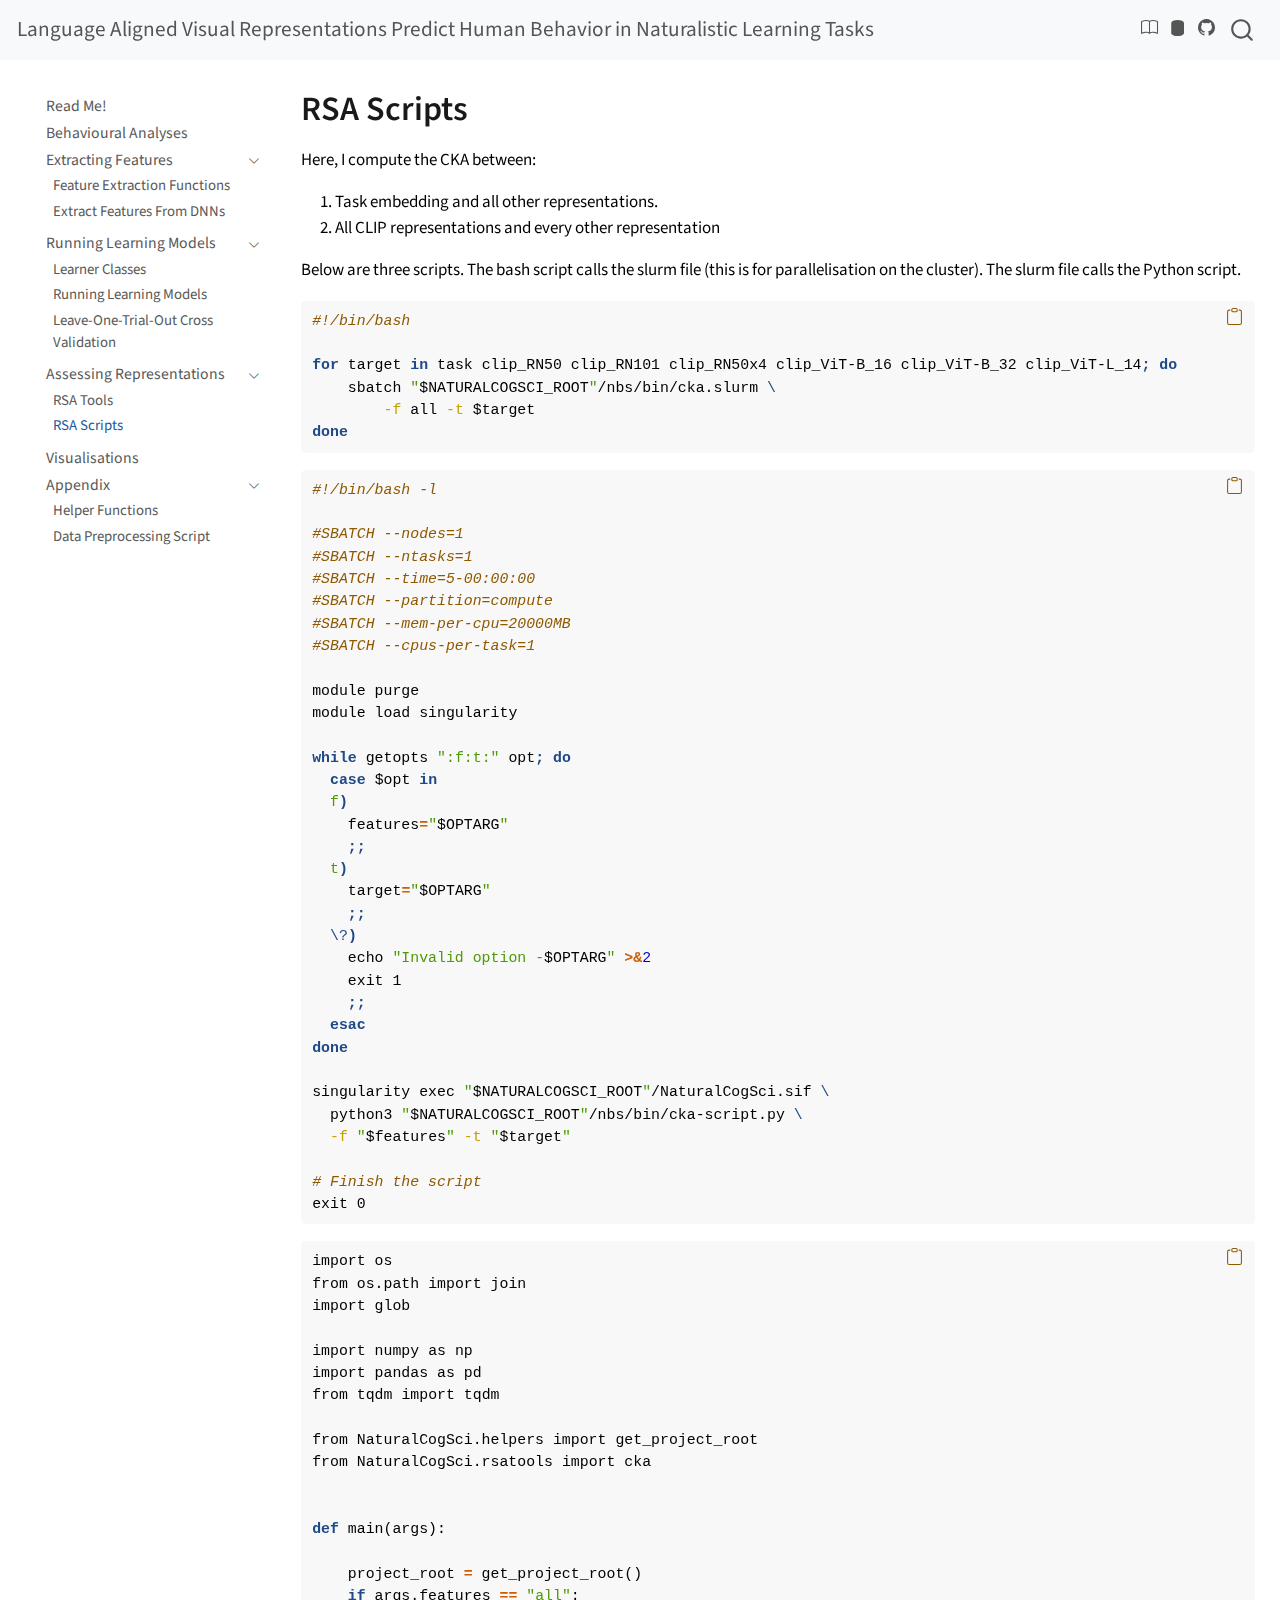
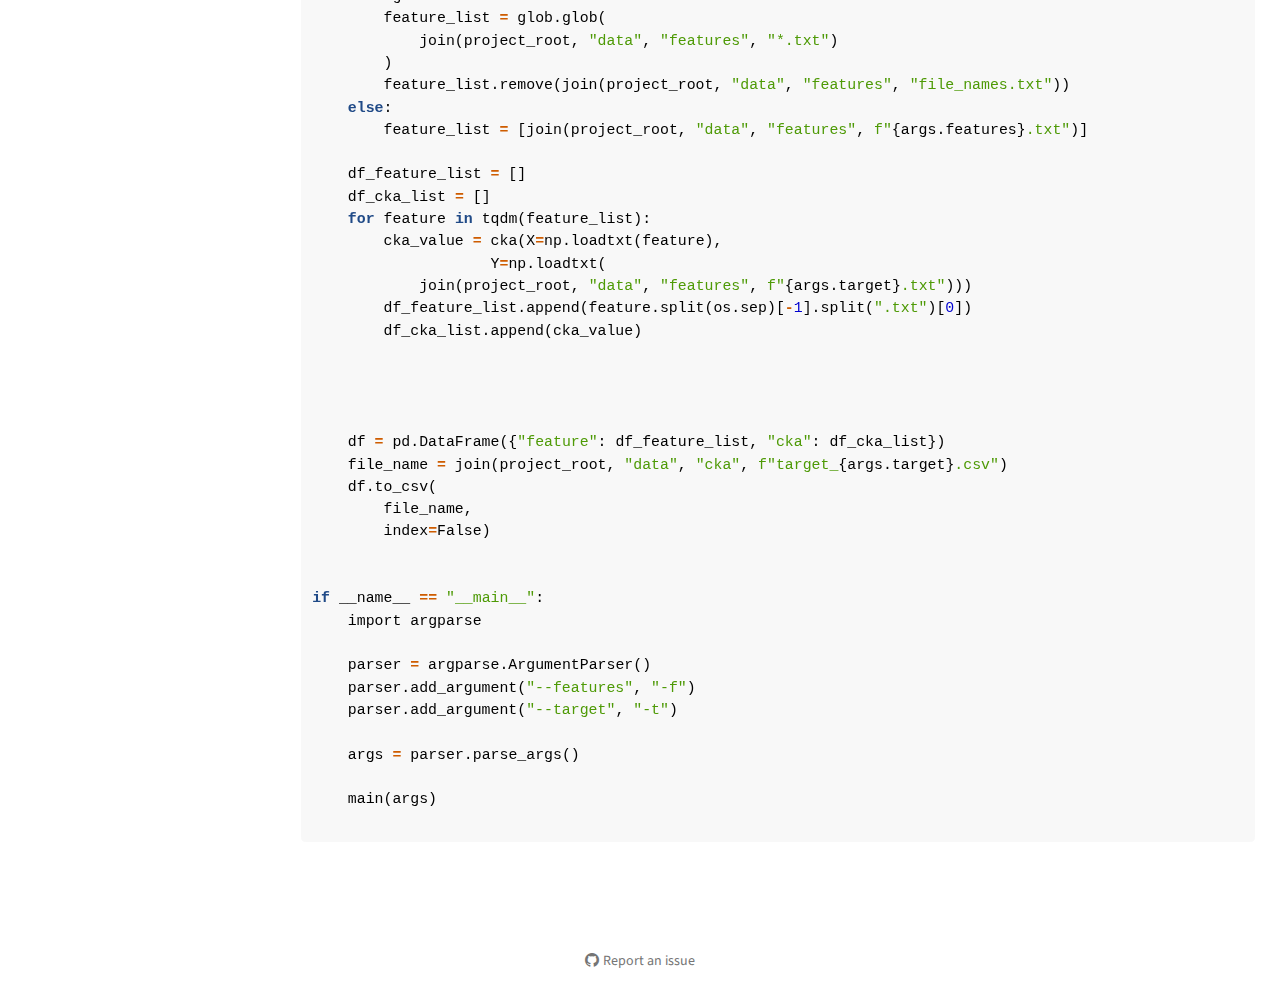
<file: docs/bin/rsa.html>
<!DOCTYPE html>
<html xmlns="http://www.w3.org/1999/xhtml" lang="en" xml:lang="en"><head>

<meta charset="utf-8">
<meta name="generator" content="quarto-1.3.361">

<meta name="viewport" content="width=device-width, initial-scale=1.0, user-scalable=yes">


<title>Language Aligned Visual Representations Predict Human Behavior in Naturalistic Learning Tasks - RSA Scripts</title>
<style>
code{white-space: pre-wrap;}
span.smallcaps{font-variant: small-caps;}
div.columns{display: flex; gap: min(4vw, 1.5em);}
div.column{flex: auto; overflow-x: auto;}
div.hanging-indent{margin-left: 1.5em; text-indent: -1.5em;}
ul.task-list{list-style: none;}
ul.task-list li input[type="checkbox"] {
  width: 0.8em;
  margin: 0 0.8em 0.2em -1em; /* quarto-specific, see https://github.com/quarto-dev/quarto-cli/issues/4556 */ 
  vertical-align: middle;
}
/* CSS for syntax highlighting */
pre > code.sourceCode { white-space: pre; position: relative; }
pre > code.sourceCode > span { display: inline-block; line-height: 1.25; }
pre > code.sourceCode > span:empty { height: 1.2em; }
.sourceCode { overflow: visible; }
code.sourceCode > span { color: inherit; text-decoration: inherit; }
div.sourceCode { margin: 1em 0; }
pre.sourceCode { margin: 0; }
@media screen {
div.sourceCode { overflow: auto; }
}
@media print {
pre > code.sourceCode { white-space: pre-wrap; }
pre > code.sourceCode > span { text-indent: -5em; padding-left: 5em; }
}
pre.numberSource code
  { counter-reset: source-line 0; }
pre.numberSource code > span
  { position: relative; left: -4em; counter-increment: source-line; }
pre.numberSource code > span > a:first-child::before
  { content: counter(source-line);
    position: relative; left: -1em; text-align: right; vertical-align: baseline;
    border: none; display: inline-block;
    -webkit-touch-callout: none; -webkit-user-select: none;
    -khtml-user-select: none; -moz-user-select: none;
    -ms-user-select: none; user-select: none;
    padding: 0 4px; width: 4em;
  }
pre.numberSource { margin-left: 3em;  padding-left: 4px; }
div.sourceCode
  {   }
@media screen {
pre > code.sourceCode > span > a:first-child::before { text-decoration: underline; }
}
</style>


<script src="../site_libs/quarto-nav/quarto-nav.js"></script>
<script src="../site_libs/quarto-nav/headroom.min.js"></script>
<script src="../site_libs/clipboard/clipboard.min.js"></script>
<script src="../site_libs/quarto-search/autocomplete.umd.js"></script>
<script src="../site_libs/quarto-search/fuse.min.js"></script>
<script src="../site_libs/quarto-search/quarto-search.js"></script>
<meta name="quarto:offset" content="../">
<script src="../site_libs/quarto-html/quarto.js"></script>
<script src="../site_libs/quarto-html/popper.min.js"></script>
<script src="../site_libs/quarto-html/tippy.umd.min.js"></script>
<script src="../site_libs/quarto-html/anchor.min.js"></script>
<link href="../site_libs/quarto-html/tippy.css" rel="stylesheet">
<link href="../site_libs/quarto-html/quarto-syntax-highlighting.css" rel="stylesheet" id="quarto-text-highlighting-styles">
<script src="../site_libs/bootstrap/bootstrap.min.js"></script>
<link href="../site_libs/bootstrap/bootstrap-icons.css" rel="stylesheet">
<link href="../site_libs/bootstrap/bootstrap.min.css" rel="stylesheet" id="quarto-bootstrap" data-mode="light">
<script id="quarto-search-options" type="application/json">{
  "location": "navbar",
  "copy-button": false,
  "collapse-after": 3,
  "panel-placement": "end",
  "type": "overlay",
  "limit": 20,
  "language": {
    "search-no-results-text": "No results",
    "search-matching-documents-text": "matching documents",
    "search-copy-link-title": "Copy link to search",
    "search-hide-matches-text": "Hide additional matches",
    "search-more-match-text": "more match in this document",
    "search-more-matches-text": "more matches in this document",
    "search-clear-button-title": "Clear",
    "search-detached-cancel-button-title": "Cancel",
    "search-submit-button-title": "Submit",
    "search-label": "Search"
  }
}</script>


<link rel="stylesheet" href="../styles.css">
</head>

<body class="nav-sidebar floating nav-fixed">

<div id="quarto-search-results"></div>
  <header id="quarto-header" class="headroom fixed-top">
    <nav class="navbar navbar-expand-lg navbar-dark ">
      <div class="navbar-container container-fluid">
      <div class="navbar-brand-container">
    <a class="navbar-brand" href="../index.html">
    <span class="navbar-title">Language Aligned Visual Representations Predict Human Behavior in Naturalistic Learning Tasks</span>
    </a>
  </div>
        <div class="quarto-navbar-tools ms-auto tools-wide">
    <a href="https://arxiv.org/abs/2306.09377" title="" class="quarto-navigation-tool px-1" aria-label=""><i class="bi bi-book"></i></a>
    <a href="https://osf.io/h3t52/" title="" class="quarto-navigation-tool px-1" aria-label=""><i class="bi bi-database"></i></a>
    <a href="https://github.com/candemircan/NaturalCogSci" title="" class="quarto-navigation-tool px-1" aria-label=""><i class="bi bi-github"></i></a>
</div>
          <div id="quarto-search" class="" title="Search"></div>
      </div> <!-- /container-fluid -->
    </nav>
  <nav class="quarto-secondary-nav">
    <div class="container-fluid d-flex">
      <button type="button" class="quarto-btn-toggle btn" data-bs-toggle="collapse" data-bs-target="#quarto-sidebar,#quarto-sidebar-glass" aria-controls="quarto-sidebar" aria-expanded="false" aria-label="Toggle sidebar navigation" onclick="if (window.quartoToggleHeadroom) { window.quartoToggleHeadroom(); }">
        <i class="bi bi-layout-text-sidebar-reverse"></i>
      </button>
      <nav class="quarto-page-breadcrumbs" aria-label="breadcrumb"><ol class="breadcrumb"><li class="breadcrumb-item"><a href="../rsatools.html">Assessing Representations</a></li><li class="breadcrumb-item"><a href="../bin/rsa.html">RSA Scripts</a></li></ol></nav>
      <a class="flex-grow-1" role="button" data-bs-toggle="collapse" data-bs-target="#quarto-sidebar,#quarto-sidebar-glass" aria-controls="quarto-sidebar" aria-expanded="false" aria-label="Toggle sidebar navigation" onclick="if (window.quartoToggleHeadroom) { window.quartoToggleHeadroom(); }">      
      </a>
    </div>
  </nav>
</header>
<!-- content -->
<div id="quarto-content" class="quarto-container page-columns page-rows-contents page-layout-full page-navbar">
<!-- sidebar -->
  <nav id="quarto-sidebar" class="sidebar collapse collapse-horizontal sidebar-navigation floating overflow-auto">
    <div class="sidebar-menu-container"> 
    <ul class="list-unstyled mt-1">
        <li class="sidebar-item">
  <div class="sidebar-item-container"> 
  <a href="../index.html" class="sidebar-item-text sidebar-link">
 <span class="menu-text">Read Me!</span></a>
  </div>
</li>
        <li class="sidebar-item">
  <div class="sidebar-item-container"> 
  <a href="../bin/behavioural_analyses.html" class="sidebar-item-text sidebar-link">
 <span class="menu-text">Behavioural Analyses</span></a>
  </div>
</li>
        <li class="sidebar-item sidebar-item-section">
      <div class="sidebar-item-container"> 
            <a class="sidebar-item-text sidebar-link text-start" data-bs-toggle="collapse" data-bs-target="#quarto-sidebar-section-1" aria-expanded="true">
 <span class="menu-text">Extracting Features</span></a>
          <a class="sidebar-item-toggle text-start" data-bs-toggle="collapse" data-bs-target="#quarto-sidebar-section-1" aria-expanded="true" aria-label="Toggle section">
            <i class="bi bi-chevron-right ms-2"></i>
          </a> 
      </div>
      <ul id="quarto-sidebar-section-1" class="collapse list-unstyled sidebar-section depth1 show">  
          <li class="sidebar-item">
  <div class="sidebar-item-container"> 
  <a href="../feature_extractors.html" class="sidebar-item-text sidebar-link">
 <span class="menu-text">Feature Extraction Functions</span></a>
  </div>
</li>
          <li class="sidebar-item">
  <div class="sidebar-item-container"> 
  <a href="../bin/extract_features.html" class="sidebar-item-text sidebar-link">
 <span class="menu-text">Extract Features From DNNs</span></a>
  </div>
</li>
      </ul>
  </li>
        <li class="sidebar-item sidebar-item-section">
      <div class="sidebar-item-container"> 
            <a class="sidebar-item-text sidebar-link text-start" data-bs-toggle="collapse" data-bs-target="#quarto-sidebar-section-2" aria-expanded="true">
 <span class="menu-text">Running Learning Models</span></a>
          <a class="sidebar-item-toggle text-start" data-bs-toggle="collapse" data-bs-target="#quarto-sidebar-section-2" aria-expanded="true" aria-label="Toggle section">
            <i class="bi bi-chevron-right ms-2"></i>
          </a> 
      </div>
      <ul id="quarto-sidebar-section-2" class="collapse list-unstyled sidebar-section depth1 show">  
          <li class="sidebar-item">
  <div class="sidebar-item-container"> 
  <a href="../learners.html" class="sidebar-item-text sidebar-link">
 <span class="menu-text">Learner Classes</span></a>
  </div>
</li>
          <li class="sidebar-item">
  <div class="sidebar-item-container"> 
  <a href="../bin/run_learners.html" class="sidebar-item-text sidebar-link">
 <span class="menu-text">Running Learning Models</span></a>
  </div>
</li>
          <li class="sidebar-item">
  <div class="sidebar-item-container"> 
  <a href="../bin/loo_cv.html" class="sidebar-item-text sidebar-link">
 <span class="menu-text">Leave-One-Trial-Out Cross Validation</span></a>
  </div>
</li>
      </ul>
  </li>
        <li class="sidebar-item sidebar-item-section">
      <div class="sidebar-item-container"> 
            <a class="sidebar-item-text sidebar-link text-start" data-bs-toggle="collapse" data-bs-target="#quarto-sidebar-section-3" aria-expanded="true">
 <span class="menu-text">Assessing Representations</span></a>
          <a class="sidebar-item-toggle text-start" data-bs-toggle="collapse" data-bs-target="#quarto-sidebar-section-3" aria-expanded="true" aria-label="Toggle section">
            <i class="bi bi-chevron-right ms-2"></i>
          </a> 
      </div>
      <ul id="quarto-sidebar-section-3" class="collapse list-unstyled sidebar-section depth1 show">  
          <li class="sidebar-item">
  <div class="sidebar-item-container"> 
  <a href="../rsatools.html" class="sidebar-item-text sidebar-link">
 <span class="menu-text">RSA Tools</span></a>
  </div>
</li>
          <li class="sidebar-item">
  <div class="sidebar-item-container"> 
  <a href="../bin/rsa.html" class="sidebar-item-text sidebar-link active">
 <span class="menu-text">RSA Scripts</span></a>
  </div>
</li>
      </ul>
  </li>
        <li class="sidebar-item">
  <div class="sidebar-item-container"> 
  <a href="../bin/visualisations.html" class="sidebar-item-text sidebar-link">
 <span class="menu-text">Visualisations</span></a>
  </div>
</li>
        <li class="sidebar-item sidebar-item-section">
      <div class="sidebar-item-container"> 
            <a class="sidebar-item-text sidebar-link text-start" data-bs-toggle="collapse" data-bs-target="#quarto-sidebar-section-4" aria-expanded="true">
 <span class="menu-text">Appendix</span></a>
          <a class="sidebar-item-toggle text-start" data-bs-toggle="collapse" data-bs-target="#quarto-sidebar-section-4" aria-expanded="true" aria-label="Toggle section">
            <i class="bi bi-chevron-right ms-2"></i>
          </a> 
      </div>
      <ul id="quarto-sidebar-section-4" class="collapse list-unstyled sidebar-section depth1 show">  
          <li class="sidebar-item">
  <div class="sidebar-item-container"> 
  <a href="../helpers.html" class="sidebar-item-text sidebar-link">
 <span class="menu-text">Helper Functions</span></a>
  </div>
</li>
          <li class="sidebar-item">
  <div class="sidebar-item-container"> 
  <a href="../bin/preprocess.html" class="sidebar-item-text sidebar-link">
 <span class="menu-text">Data Preprocessing Script</span></a>
  </div>
</li>
      </ul>
  </li>
    </ul>
    </div>
</nav>
<div id="quarto-sidebar-glass" data-bs-toggle="collapse" data-bs-target="#quarto-sidebar,#quarto-sidebar-glass"></div>
<!-- margin-sidebar -->
    <div id="quarto-margin-sidebar" class="sidebar margin-sidebar zindex-bottom">
        
    </div>
<!-- main -->
<main class="content column-page-right" id="quarto-document-content">

<header id="title-block-header" class="quarto-title-block default">
<div class="quarto-title">
<h1 class="title">RSA Scripts</h1>
</div>



<div class="quarto-title-meta">

    
  
    
  </div>
  

</header>

<p>Here, I compute the CKA between:</p>
<ol type="1">
<li>Task embedding and all other representations.</li>
<li>All CLIP representations and every other representation</li>
</ol>
<p>Below are three scripts. The bash script calls the slurm file (this is for parallelisation on the cluster). The slurm file calls the Python script.</p>
<div class="sourceCode" id="cb1"><pre class="sourceCode bash code-with-copy"><code class="sourceCode bash"><span id="cb1-1"><a href="#cb1-1" aria-hidden="true" tabindex="-1"></a><span class="co">#!/bin/bash</span></span>
<span id="cb1-2"><a href="#cb1-2" aria-hidden="true" tabindex="-1"></a></span>
<span id="cb1-3"><a href="#cb1-3" aria-hidden="true" tabindex="-1"></a><span class="cf">for</span> target <span class="kw">in</span> task clip_RN50 clip_RN101 clip_RN50x4 clip_ViT-B_16 clip_ViT-B_32 clip_ViT-L_14<span class="kw">;</span> <span class="cf">do</span></span>
<span id="cb1-4"><a href="#cb1-4" aria-hidden="true" tabindex="-1"></a>    <span class="ex">sbatch</span> <span class="st">"</span><span class="va">$NATURALCOGSCI_ROOT</span><span class="st">"</span>/nbs/bin/cka.slurm <span class="dt">\</span></span>
<span id="cb1-5"><a href="#cb1-5" aria-hidden="true" tabindex="-1"></a>        <span class="at">-f</span> all <span class="at">-t</span> <span class="va">$target</span></span>
<span id="cb1-6"><a href="#cb1-6" aria-hidden="true" tabindex="-1"></a><span class="cf">done</span></span></code><button title="Copy to Clipboard" class="code-copy-button"><i class="bi"></i></button></pre></div>
<div class="sourceCode" id="cb2"><pre class="sourceCode bash code-with-copy"><code class="sourceCode bash"><span id="cb2-1"><a href="#cb2-1" aria-hidden="true" tabindex="-1"></a><span class="co">#!/bin/bash -l</span></span>
<span id="cb2-2"><a href="#cb2-2" aria-hidden="true" tabindex="-1"></a></span>
<span id="cb2-3"><a href="#cb2-3" aria-hidden="true" tabindex="-1"></a><span class="co">#SBATCH --nodes=1</span></span>
<span id="cb2-4"><a href="#cb2-4" aria-hidden="true" tabindex="-1"></a><span class="co">#SBATCH --ntasks=1</span></span>
<span id="cb2-5"><a href="#cb2-5" aria-hidden="true" tabindex="-1"></a><span class="co">#SBATCH --time=5-00:00:00</span></span>
<span id="cb2-6"><a href="#cb2-6" aria-hidden="true" tabindex="-1"></a><span class="co">#SBATCH --partition=compute</span></span>
<span id="cb2-7"><a href="#cb2-7" aria-hidden="true" tabindex="-1"></a><span class="co">#SBATCH --mem-per-cpu=20000MB</span></span>
<span id="cb2-8"><a href="#cb2-8" aria-hidden="true" tabindex="-1"></a><span class="co">#SBATCH --cpus-per-task=1</span></span>
<span id="cb2-9"><a href="#cb2-9" aria-hidden="true" tabindex="-1"></a></span>
<span id="cb2-10"><a href="#cb2-10" aria-hidden="true" tabindex="-1"></a><span class="ex">module</span> purge</span>
<span id="cb2-11"><a href="#cb2-11" aria-hidden="true" tabindex="-1"></a><span class="ex">module</span> load singularity</span>
<span id="cb2-12"><a href="#cb2-12" aria-hidden="true" tabindex="-1"></a></span>
<span id="cb2-13"><a href="#cb2-13" aria-hidden="true" tabindex="-1"></a><span class="cf">while</span> <span class="bu">getopts</span> <span class="st">":f:t:"</span> <span class="va">opt</span><span class="kw">;</span> <span class="cf">do</span></span>
<span id="cb2-14"><a href="#cb2-14" aria-hidden="true" tabindex="-1"></a>  <span class="cf">case</span> <span class="va">$opt</span> <span class="kw">in</span></span>
<span id="cb2-15"><a href="#cb2-15" aria-hidden="true" tabindex="-1"></a>  <span class="ss">f</span><span class="kw">)</span></span>
<span id="cb2-16"><a href="#cb2-16" aria-hidden="true" tabindex="-1"></a>    <span class="va">features</span><span class="op">=</span><span class="st">"</span><span class="va">$OPTARG</span><span class="st">"</span></span>
<span id="cb2-17"><a href="#cb2-17" aria-hidden="true" tabindex="-1"></a>    <span class="cf">;;</span></span>
<span id="cb2-18"><a href="#cb2-18" aria-hidden="true" tabindex="-1"></a>  <span class="ss">t</span><span class="kw">)</span></span>
<span id="cb2-19"><a href="#cb2-19" aria-hidden="true" tabindex="-1"></a>    <span class="va">target</span><span class="op">=</span><span class="st">"</span><span class="va">$OPTARG</span><span class="st">"</span></span>
<span id="cb2-20"><a href="#cb2-20" aria-hidden="true" tabindex="-1"></a>    <span class="cf">;;</span></span>
<span id="cb2-21"><a href="#cb2-21" aria-hidden="true" tabindex="-1"></a>  <span class="dt">\?</span><span class="kw">)</span></span>
<span id="cb2-22"><a href="#cb2-22" aria-hidden="true" tabindex="-1"></a>    <span class="bu">echo</span> <span class="st">"Invalid option -</span><span class="va">$OPTARG</span><span class="st">"</span> <span class="op">&gt;&amp;</span><span class="dv">2</span></span>
<span id="cb2-23"><a href="#cb2-23" aria-hidden="true" tabindex="-1"></a>    <span class="bu">exit</span> 1</span>
<span id="cb2-24"><a href="#cb2-24" aria-hidden="true" tabindex="-1"></a>    <span class="cf">;;</span></span>
<span id="cb2-25"><a href="#cb2-25" aria-hidden="true" tabindex="-1"></a>  <span class="cf">esac</span></span>
<span id="cb2-26"><a href="#cb2-26" aria-hidden="true" tabindex="-1"></a><span class="cf">done</span></span>
<span id="cb2-27"><a href="#cb2-27" aria-hidden="true" tabindex="-1"></a></span>
<span id="cb2-28"><a href="#cb2-28" aria-hidden="true" tabindex="-1"></a><span class="ex">singularity</span> exec <span class="st">"</span><span class="va">$NATURALCOGSCI_ROOT</span><span class="st">"</span>/NaturalCogSci.sif <span class="dt">\</span></span>
<span id="cb2-29"><a href="#cb2-29" aria-hidden="true" tabindex="-1"></a>  python3 <span class="st">"</span><span class="va">$NATURALCOGSCI_ROOT</span><span class="st">"</span>/nbs/bin/cka-script.py <span class="dt">\</span></span>
<span id="cb2-30"><a href="#cb2-30" aria-hidden="true" tabindex="-1"></a>  <span class="at">-f</span> <span class="st">"</span><span class="va">$features</span><span class="st">"</span> <span class="at">-t</span> <span class="st">"</span><span class="va">$target</span><span class="st">"</span></span>
<span id="cb2-31"><a href="#cb2-31" aria-hidden="true" tabindex="-1"></a></span>
<span id="cb2-32"><a href="#cb2-32" aria-hidden="true" tabindex="-1"></a><span class="co"># Finish the script</span></span>
<span id="cb2-33"><a href="#cb2-33" aria-hidden="true" tabindex="-1"></a><span class="bu">exit</span> 0</span></code><button title="Copy to Clipboard" class="code-copy-button"><i class="bi"></i></button></pre></div>
<div class="sourceCode" id="cb3"><pre class="sourceCode python code-with-copy"><code class="sourceCode python"><span id="cb3-1"><a href="#cb3-1" aria-hidden="true" tabindex="-1"></a><span class="im">import</span> os</span>
<span id="cb3-2"><a href="#cb3-2" aria-hidden="true" tabindex="-1"></a><span class="im">from</span> os.path <span class="im">import</span> join</span>
<span id="cb3-3"><a href="#cb3-3" aria-hidden="true" tabindex="-1"></a><span class="im">import</span> glob</span>
<span id="cb3-4"><a href="#cb3-4" aria-hidden="true" tabindex="-1"></a></span>
<span id="cb3-5"><a href="#cb3-5" aria-hidden="true" tabindex="-1"></a><span class="im">import</span> numpy <span class="im">as</span> np</span>
<span id="cb3-6"><a href="#cb3-6" aria-hidden="true" tabindex="-1"></a><span class="im">import</span> pandas <span class="im">as</span> pd</span>
<span id="cb3-7"><a href="#cb3-7" aria-hidden="true" tabindex="-1"></a><span class="im">from</span> tqdm <span class="im">import</span> tqdm</span>
<span id="cb3-8"><a href="#cb3-8" aria-hidden="true" tabindex="-1"></a></span>
<span id="cb3-9"><a href="#cb3-9" aria-hidden="true" tabindex="-1"></a><span class="im">from</span> NaturalCogSci.helpers <span class="im">import</span> get_project_root</span>
<span id="cb3-10"><a href="#cb3-10" aria-hidden="true" tabindex="-1"></a><span class="im">from</span> NaturalCogSci.rsatools <span class="im">import</span> cka</span>
<span id="cb3-11"><a href="#cb3-11" aria-hidden="true" tabindex="-1"></a></span>
<span id="cb3-12"><a href="#cb3-12" aria-hidden="true" tabindex="-1"></a></span>
<span id="cb3-13"><a href="#cb3-13" aria-hidden="true" tabindex="-1"></a><span class="kw">def</span> main(args):</span>
<span id="cb3-14"><a href="#cb3-14" aria-hidden="true" tabindex="-1"></a></span>
<span id="cb3-15"><a href="#cb3-15" aria-hidden="true" tabindex="-1"></a>    project_root <span class="op">=</span> get_project_root()</span>
<span id="cb3-16"><a href="#cb3-16" aria-hidden="true" tabindex="-1"></a>    <span class="cf">if</span> args.features <span class="op">==</span> <span class="st">"all"</span>:</span>
<span id="cb3-17"><a href="#cb3-17" aria-hidden="true" tabindex="-1"></a>        feature_list <span class="op">=</span> glob.glob(</span>
<span id="cb3-18"><a href="#cb3-18" aria-hidden="true" tabindex="-1"></a>            join(project_root, <span class="st">"data"</span>, <span class="st">"features"</span>, <span class="st">"*.txt"</span>)</span>
<span id="cb3-19"><a href="#cb3-19" aria-hidden="true" tabindex="-1"></a>        )</span>
<span id="cb3-20"><a href="#cb3-20" aria-hidden="true" tabindex="-1"></a>        feature_list.remove(join(project_root, <span class="st">"data"</span>, <span class="st">"features"</span>, <span class="st">"file_names.txt"</span>))</span>
<span id="cb3-21"><a href="#cb3-21" aria-hidden="true" tabindex="-1"></a>    <span class="cf">else</span>:</span>
<span id="cb3-22"><a href="#cb3-22" aria-hidden="true" tabindex="-1"></a>        feature_list <span class="op">=</span> [join(project_root, <span class="st">"data"</span>, <span class="st">"features"</span>, <span class="ss">f"</span><span class="sc">{</span>args<span class="sc">.</span>features<span class="sc">}</span><span class="ss">.txt"</span>)]</span>
<span id="cb3-23"><a href="#cb3-23" aria-hidden="true" tabindex="-1"></a></span>
<span id="cb3-24"><a href="#cb3-24" aria-hidden="true" tabindex="-1"></a>    df_feature_list <span class="op">=</span> []</span>
<span id="cb3-25"><a href="#cb3-25" aria-hidden="true" tabindex="-1"></a>    df_cka_list <span class="op">=</span> [] </span>
<span id="cb3-26"><a href="#cb3-26" aria-hidden="true" tabindex="-1"></a>    <span class="cf">for</span> feature <span class="kw">in</span> tqdm(feature_list):</span>
<span id="cb3-27"><a href="#cb3-27" aria-hidden="true" tabindex="-1"></a>        cka_value <span class="op">=</span> cka(X<span class="op">=</span>np.loadtxt(feature),</span>
<span id="cb3-28"><a href="#cb3-28" aria-hidden="true" tabindex="-1"></a>                    Y<span class="op">=</span>np.loadtxt(</span>
<span id="cb3-29"><a href="#cb3-29" aria-hidden="true" tabindex="-1"></a>            join(project_root, <span class="st">"data"</span>, <span class="st">"features"</span>, <span class="ss">f"</span><span class="sc">{</span>args<span class="sc">.</span>target<span class="sc">}</span><span class="ss">.txt"</span>)))</span>
<span id="cb3-30"><a href="#cb3-30" aria-hidden="true" tabindex="-1"></a>        df_feature_list.append(feature.split(os.sep)[<span class="op">-</span><span class="dv">1</span>].split(<span class="st">".txt"</span>)[<span class="dv">0</span>])</span>
<span id="cb3-31"><a href="#cb3-31" aria-hidden="true" tabindex="-1"></a>        df_cka_list.append(cka_value)</span>
<span id="cb3-32"><a href="#cb3-32" aria-hidden="true" tabindex="-1"></a></span>
<span id="cb3-33"><a href="#cb3-33" aria-hidden="true" tabindex="-1"></a></span>
<span id="cb3-34"><a href="#cb3-34" aria-hidden="true" tabindex="-1"></a></span>
<span id="cb3-35"><a href="#cb3-35" aria-hidden="true" tabindex="-1"></a></span>
<span id="cb3-36"><a href="#cb3-36" aria-hidden="true" tabindex="-1"></a>    df <span class="op">=</span> pd.DataFrame({<span class="st">"feature"</span>: df_feature_list, <span class="st">"cka"</span>: df_cka_list})</span>
<span id="cb3-37"><a href="#cb3-37" aria-hidden="true" tabindex="-1"></a>    file_name <span class="op">=</span> join(project_root, <span class="st">"data"</span>, <span class="st">"cka"</span>, <span class="ss">f"target_</span><span class="sc">{</span>args<span class="sc">.</span>target<span class="sc">}</span><span class="ss">.csv"</span>)</span>
<span id="cb3-38"><a href="#cb3-38" aria-hidden="true" tabindex="-1"></a>    df.to_csv(</span>
<span id="cb3-39"><a href="#cb3-39" aria-hidden="true" tabindex="-1"></a>        file_name,</span>
<span id="cb3-40"><a href="#cb3-40" aria-hidden="true" tabindex="-1"></a>        index<span class="op">=</span><span class="va">False</span>)</span>
<span id="cb3-41"><a href="#cb3-41" aria-hidden="true" tabindex="-1"></a>    </span>
<span id="cb3-42"><a href="#cb3-42" aria-hidden="true" tabindex="-1"></a></span>
<span id="cb3-43"><a href="#cb3-43" aria-hidden="true" tabindex="-1"></a><span class="cf">if</span> <span class="va">__name__</span> <span class="op">==</span> <span class="st">"__main__"</span>:</span>
<span id="cb3-44"><a href="#cb3-44" aria-hidden="true" tabindex="-1"></a>    <span class="im">import</span> argparse</span>
<span id="cb3-45"><a href="#cb3-45" aria-hidden="true" tabindex="-1"></a></span>
<span id="cb3-46"><a href="#cb3-46" aria-hidden="true" tabindex="-1"></a>    parser <span class="op">=</span> argparse.ArgumentParser()</span>
<span id="cb3-47"><a href="#cb3-47" aria-hidden="true" tabindex="-1"></a>    parser.add_argument(<span class="st">"--features"</span>, <span class="st">"-f"</span>)</span>
<span id="cb3-48"><a href="#cb3-48" aria-hidden="true" tabindex="-1"></a>    parser.add_argument(<span class="st">"--target"</span>, <span class="st">"-t"</span>)</span>
<span id="cb3-49"><a href="#cb3-49" aria-hidden="true" tabindex="-1"></a></span>
<span id="cb3-50"><a href="#cb3-50" aria-hidden="true" tabindex="-1"></a>    args <span class="op">=</span> parser.parse_args()</span>
<span id="cb3-51"><a href="#cb3-51" aria-hidden="true" tabindex="-1"></a></span>
<span id="cb3-52"><a href="#cb3-52" aria-hidden="true" tabindex="-1"></a>    main(args)</span>
<span id="cb3-53"><a href="#cb3-53" aria-hidden="true" tabindex="-1"></a></span></code><button title="Copy to Clipboard" class="code-copy-button"><i class="bi"></i></button></pre></div>



</main> <!-- /main -->
<script id="quarto-html-after-body" type="application/javascript">
window.document.addEventListener("DOMContentLoaded", function (event) {
  const toggleBodyColorMode = (bsSheetEl) => {
    const mode = bsSheetEl.getAttribute("data-mode");
    const bodyEl = window.document.querySelector("body");
    if (mode === "dark") {
      bodyEl.classList.add("quarto-dark");
      bodyEl.classList.remove("quarto-light");
    } else {
      bodyEl.classList.add("quarto-light");
      bodyEl.classList.remove("quarto-dark");
    }
  }
  const toggleBodyColorPrimary = () => {
    const bsSheetEl = window.document.querySelector("link#quarto-bootstrap");
    if (bsSheetEl) {
      toggleBodyColorMode(bsSheetEl);
    }
  }
  toggleBodyColorPrimary();  
  const icon = "";
  const anchorJS = new window.AnchorJS();
  anchorJS.options = {
    placement: 'right',
    icon: icon
  };
  anchorJS.add('.anchored');
  const isCodeAnnotation = (el) => {
    for (const clz of el.classList) {
      if (clz.startsWith('code-annotation-')) {                     
        return true;
      }
    }
    return false;
  }
  const clipboard = new window.ClipboardJS('.code-copy-button', {
    text: function(trigger) {
      const codeEl = trigger.previousElementSibling.cloneNode(true);
      for (const childEl of codeEl.children) {
        if (isCodeAnnotation(childEl)) {
          childEl.remove();
        }
      }
      return codeEl.innerText;
    }
  });
  clipboard.on('success', function(e) {
    // button target
    const button = e.trigger;
    // don't keep focus
    button.blur();
    // flash "checked"
    button.classList.add('code-copy-button-checked');
    var currentTitle = button.getAttribute("title");
    button.setAttribute("title", "Copied!");
    let tooltip;
    if (window.bootstrap) {
      button.setAttribute("data-bs-toggle", "tooltip");
      button.setAttribute("data-bs-placement", "left");
      button.setAttribute("data-bs-title", "Copied!");
      tooltip = new bootstrap.Tooltip(button, 
        { trigger: "manual", 
          customClass: "code-copy-button-tooltip",
          offset: [0, -8]});
      tooltip.show();    
    }
    setTimeout(function() {
      if (tooltip) {
        tooltip.hide();
        button.removeAttribute("data-bs-title");
        button.removeAttribute("data-bs-toggle");
        button.removeAttribute("data-bs-placement");
      }
      button.setAttribute("title", currentTitle);
      button.classList.remove('code-copy-button-checked');
    }, 1000);
    // clear code selection
    e.clearSelection();
  });
  function tippyHover(el, contentFn) {
    const config = {
      allowHTML: true,
      content: contentFn,
      maxWidth: 500,
      delay: 100,
      arrow: false,
      appendTo: function(el) {
          return el.parentElement;
      },
      interactive: true,
      interactiveBorder: 10,
      theme: 'quarto',
      placement: 'bottom-start'
    };
    window.tippy(el, config); 
  }
  const noterefs = window.document.querySelectorAll('a[role="doc-noteref"]');
  for (var i=0; i<noterefs.length; i++) {
    const ref = noterefs[i];
    tippyHover(ref, function() {
      // use id or data attribute instead here
      let href = ref.getAttribute('data-footnote-href') || ref.getAttribute('href');
      try { href = new URL(href).hash; } catch {}
      const id = href.replace(/^#\/?/, "");
      const note = window.document.getElementById(id);
      return note.innerHTML;
    });
  }
      let selectedAnnoteEl;
      const selectorForAnnotation = ( cell, annotation) => {
        let cellAttr = 'data-code-cell="' + cell + '"';
        let lineAttr = 'data-code-annotation="' +  annotation + '"';
        const selector = 'span[' + cellAttr + '][' + lineAttr + ']';
        return selector;
      }
      const selectCodeLines = (annoteEl) => {
        const doc = window.document;
        const targetCell = annoteEl.getAttribute("data-target-cell");
        const targetAnnotation = annoteEl.getAttribute("data-target-annotation");
        const annoteSpan = window.document.querySelector(selectorForAnnotation(targetCell, targetAnnotation));
        const lines = annoteSpan.getAttribute("data-code-lines").split(",");
        const lineIds = lines.map((line) => {
          return targetCell + "-" + line;
        })
        let top = null;
        let height = null;
        let parent = null;
        if (lineIds.length > 0) {
            //compute the position of the single el (top and bottom and make a div)
            const el = window.document.getElementById(lineIds[0]);
            top = el.offsetTop;
            height = el.offsetHeight;
            parent = el.parentElement.parentElement;
          if (lineIds.length > 1) {
            const lastEl = window.document.getElementById(lineIds[lineIds.length - 1]);
            const bottom = lastEl.offsetTop + lastEl.offsetHeight;
            height = bottom - top;
          }
          if (top !== null && height !== null && parent !== null) {
            // cook up a div (if necessary) and position it 
            let div = window.document.getElementById("code-annotation-line-highlight");
            if (div === null) {
              div = window.document.createElement("div");
              div.setAttribute("id", "code-annotation-line-highlight");
              div.style.position = 'absolute';
              parent.appendChild(div);
            }
            div.style.top = top - 2 + "px";
            div.style.height = height + 4 + "px";
            let gutterDiv = window.document.getElementById("code-annotation-line-highlight-gutter");
            if (gutterDiv === null) {
              gutterDiv = window.document.createElement("div");
              gutterDiv.setAttribute("id", "code-annotation-line-highlight-gutter");
              gutterDiv.style.position = 'absolute';
              const codeCell = window.document.getElementById(targetCell);
              const gutter = codeCell.querySelector('.code-annotation-gutter');
              gutter.appendChild(gutterDiv);
            }
            gutterDiv.style.top = top - 2 + "px";
            gutterDiv.style.height = height + 4 + "px";
          }
          selectedAnnoteEl = annoteEl;
        }
      };
      const unselectCodeLines = () => {
        const elementsIds = ["code-annotation-line-highlight", "code-annotation-line-highlight-gutter"];
        elementsIds.forEach((elId) => {
          const div = window.document.getElementById(elId);
          if (div) {
            div.remove();
          }
        });
        selectedAnnoteEl = undefined;
      };
      // Attach click handler to the DT
      const annoteDls = window.document.querySelectorAll('dt[data-target-cell]');
      for (const annoteDlNode of annoteDls) {
        annoteDlNode.addEventListener('click', (event) => {
          const clickedEl = event.target;
          if (clickedEl !== selectedAnnoteEl) {
            unselectCodeLines();
            const activeEl = window.document.querySelector('dt[data-target-cell].code-annotation-active');
            if (activeEl) {
              activeEl.classList.remove('code-annotation-active');
            }
            selectCodeLines(clickedEl);
            clickedEl.classList.add('code-annotation-active');
          } else {
            // Unselect the line
            unselectCodeLines();
            clickedEl.classList.remove('code-annotation-active');
          }
        });
      }
  const findCites = (el) => {
    const parentEl = el.parentElement;
    if (parentEl) {
      const cites = parentEl.dataset.cites;
      if (cites) {
        return {
          el,
          cites: cites.split(' ')
        };
      } else {
        return findCites(el.parentElement)
      }
    } else {
      return undefined;
    }
  };
  var bibliorefs = window.document.querySelectorAll('a[role="doc-biblioref"]');
  for (var i=0; i<bibliorefs.length; i++) {
    const ref = bibliorefs[i];
    const citeInfo = findCites(ref);
    if (citeInfo) {
      tippyHover(citeInfo.el, function() {
        var popup = window.document.createElement('div');
        citeInfo.cites.forEach(function(cite) {
          var citeDiv = window.document.createElement('div');
          citeDiv.classList.add('hanging-indent');
          citeDiv.classList.add('csl-entry');
          var biblioDiv = window.document.getElementById('ref-' + cite);
          if (biblioDiv) {
            citeDiv.innerHTML = biblioDiv.innerHTML;
          }
          popup.appendChild(citeDiv);
        });
        return popup.innerHTML;
      });
    }
  }
    var localhostRegex = new RegExp(/^(?:http|https):\/\/localhost\:?[0-9]*\//);
      var filterRegex = new RegExp("https:\/\/candemircan\.github\.io\/NaturalCogSci");
    var isInternal = (href) => {
        return filterRegex.test(href) || localhostRegex.test(href);
    }
    // Inspect non-navigation links and adorn them if external
 	var links = window.document.querySelectorAll('a[href]:not(.nav-link):not(.navbar-brand):not(.toc-action):not(.sidebar-link):not(.sidebar-item-toggle):not(.pagination-link):not(.no-external):not([aria-hidden]):not(.dropdown-item)');
    for (var i=0; i<links.length; i++) {
      const link = links[i];
      if (!isInternal(link.href)) {
          // target, if specified
          link.setAttribute("target", "_blank");
      }
    }
});
</script>
</div> <!-- /content -->



<footer class="footer"><div class="nav-footer"><div class="nav-footer-center"><div class="toc-actions"><div><i class="bi bi-github"></i></div><div class="action-links"><p><a href="https://github.com/candemircan/NaturalCogSci/issues/new" class="toc-action">Report an issue</a></p></div></div></div></div></footer></body></html>
</file>
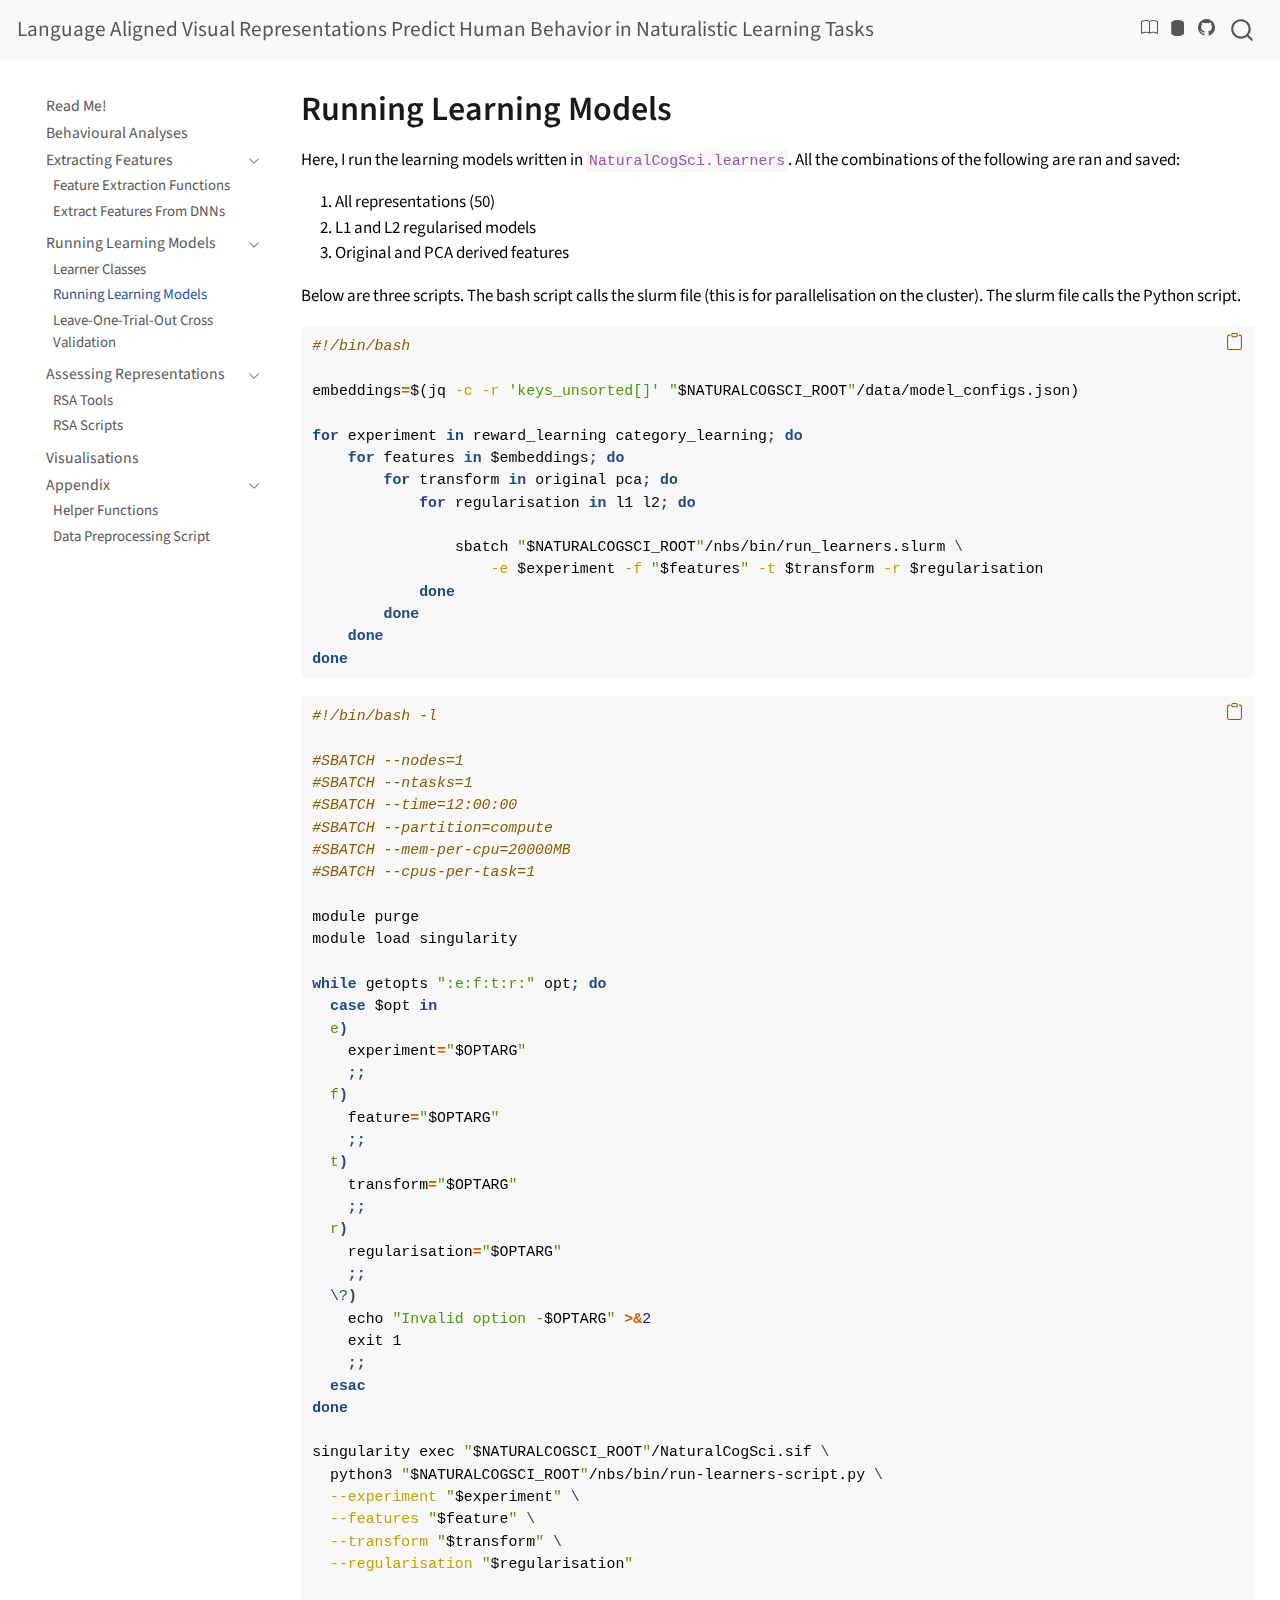
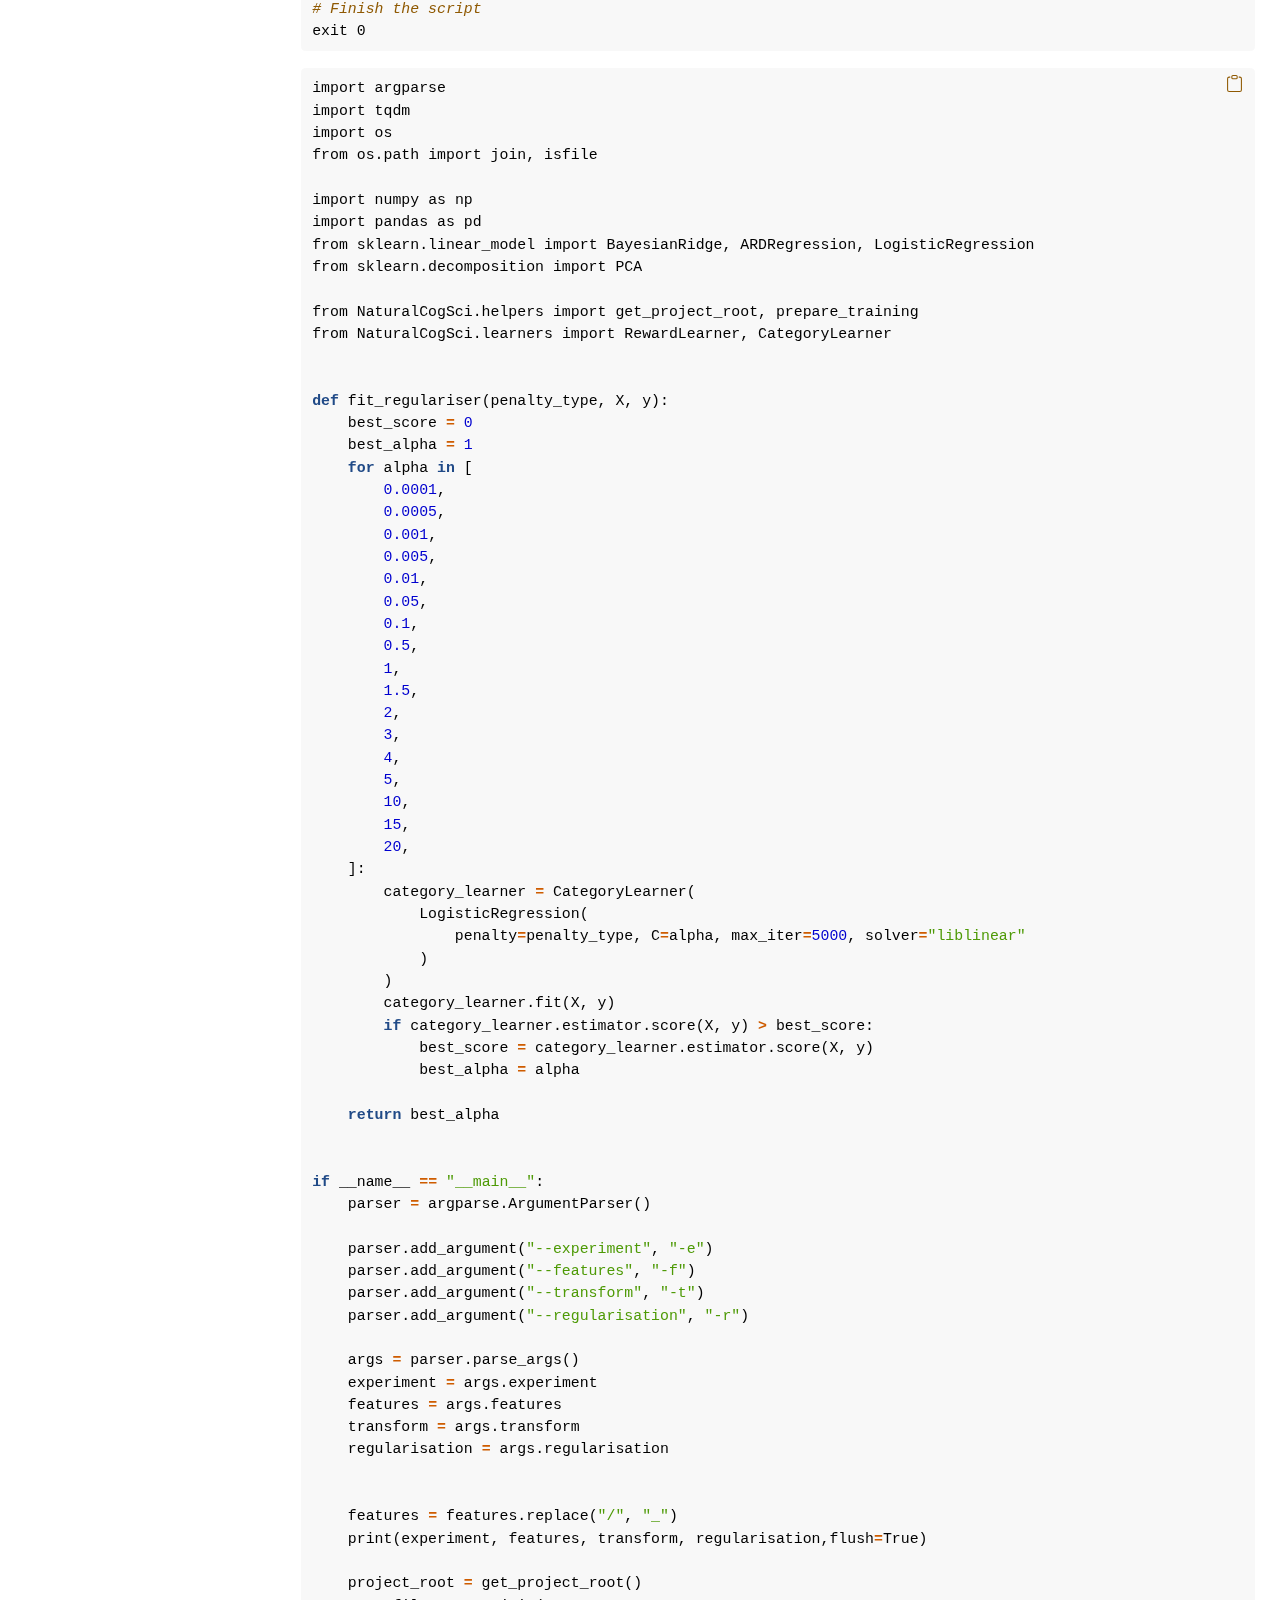
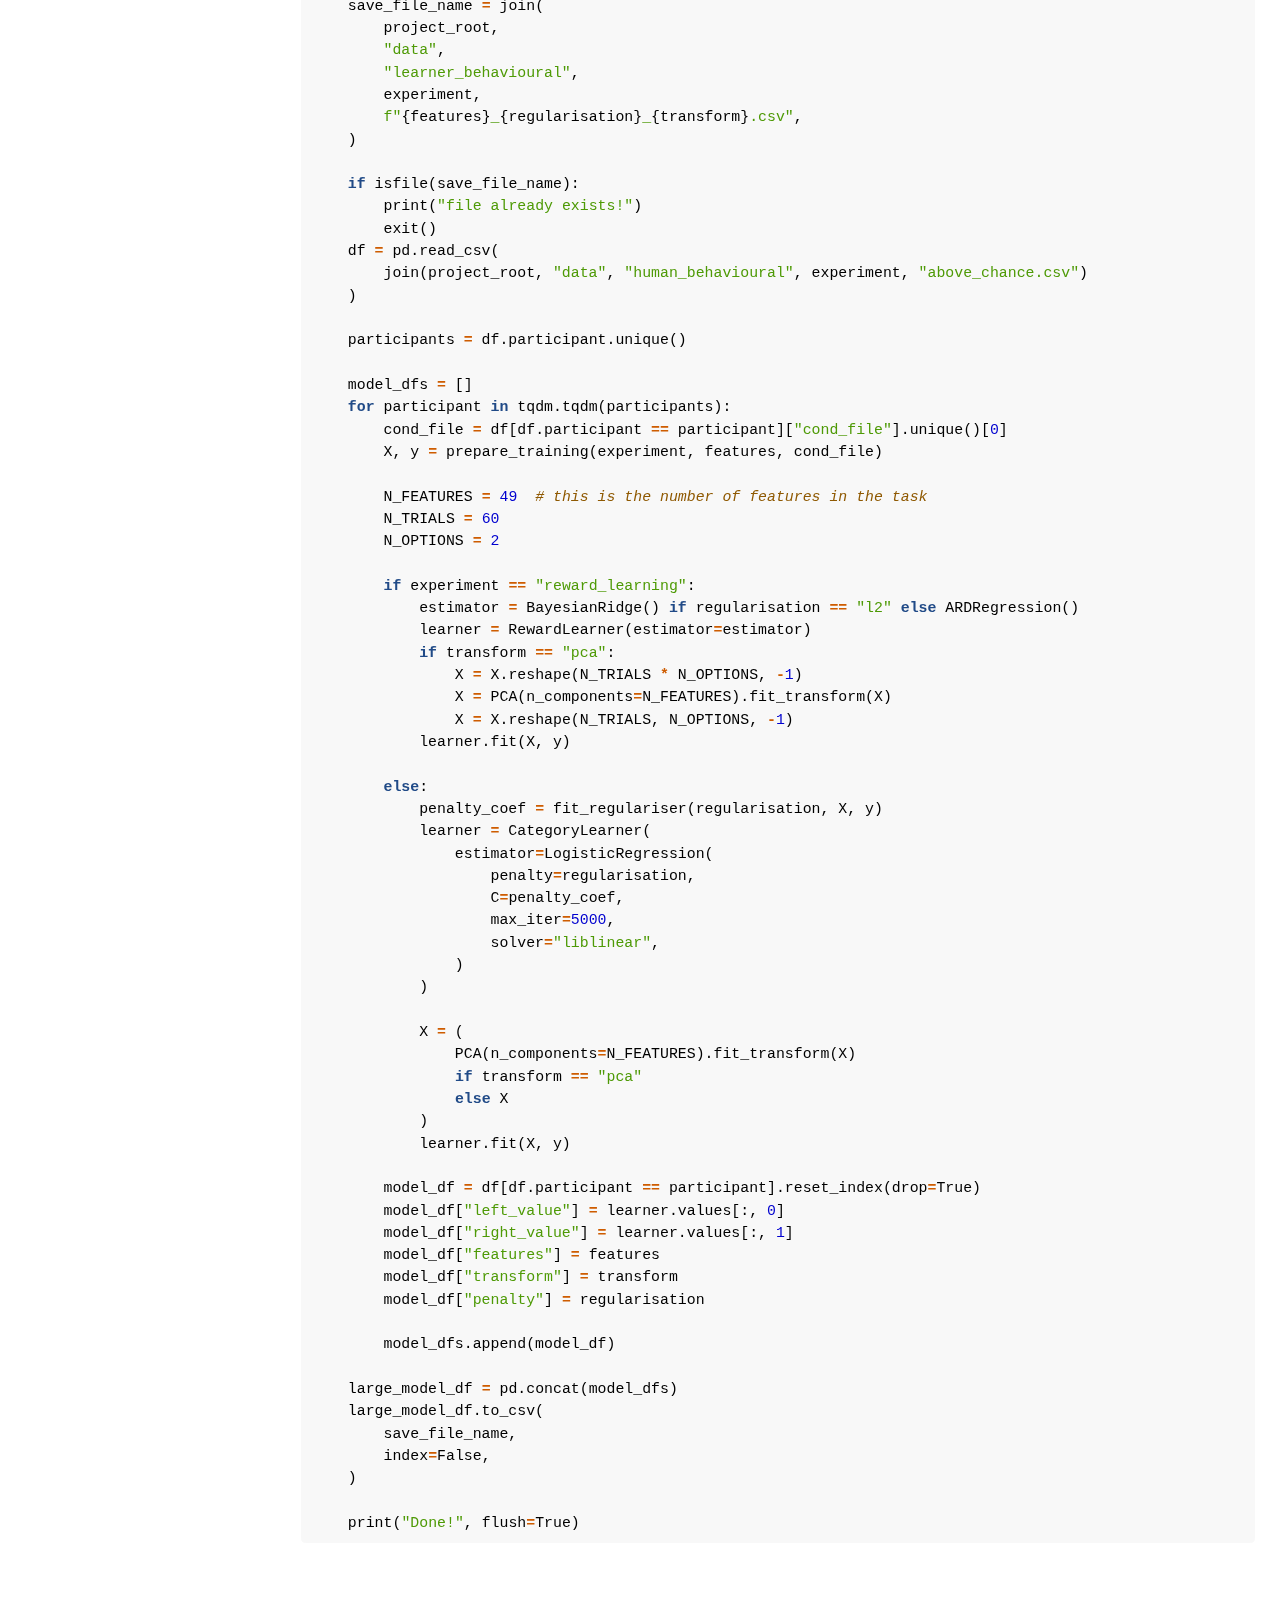
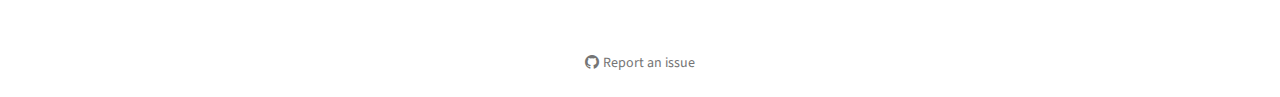
<file: docs/bin/run_learners.html>
<!DOCTYPE html>
<html xmlns="http://www.w3.org/1999/xhtml" lang="en" xml:lang="en"><head>

<meta charset="utf-8">
<meta name="generator" content="quarto-1.3.361">

<meta name="viewport" content="width=device-width, initial-scale=1.0, user-scalable=yes">


<title>Language Aligned Visual Representations Predict Human Behavior in Naturalistic Learning Tasks - Running Learning Models</title>
<style>
code{white-space: pre-wrap;}
span.smallcaps{font-variant: small-caps;}
div.columns{display: flex; gap: min(4vw, 1.5em);}
div.column{flex: auto; overflow-x: auto;}
div.hanging-indent{margin-left: 1.5em; text-indent: -1.5em;}
ul.task-list{list-style: none;}
ul.task-list li input[type="checkbox"] {
  width: 0.8em;
  margin: 0 0.8em 0.2em -1em; /* quarto-specific, see https://github.com/quarto-dev/quarto-cli/issues/4556 */ 
  vertical-align: middle;
}
/* CSS for syntax highlighting */
pre > code.sourceCode { white-space: pre; position: relative; }
pre > code.sourceCode > span { display: inline-block; line-height: 1.25; }
pre > code.sourceCode > span:empty { height: 1.2em; }
.sourceCode { overflow: visible; }
code.sourceCode > span { color: inherit; text-decoration: inherit; }
div.sourceCode { margin: 1em 0; }
pre.sourceCode { margin: 0; }
@media screen {
div.sourceCode { overflow: auto; }
}
@media print {
pre > code.sourceCode { white-space: pre-wrap; }
pre > code.sourceCode > span { text-indent: -5em; padding-left: 5em; }
}
pre.numberSource code
  { counter-reset: source-line 0; }
pre.numberSource code > span
  { position: relative; left: -4em; counter-increment: source-line; }
pre.numberSource code > span > a:first-child::before
  { content: counter(source-line);
    position: relative; left: -1em; text-align: right; vertical-align: baseline;
    border: none; display: inline-block;
    -webkit-touch-callout: none; -webkit-user-select: none;
    -khtml-user-select: none; -moz-user-select: none;
    -ms-user-select: none; user-select: none;
    padding: 0 4px; width: 4em;
  }
pre.numberSource { margin-left: 3em;  padding-left: 4px; }
div.sourceCode
  {   }
@media screen {
pre > code.sourceCode > span > a:first-child::before { text-decoration: underline; }
}
</style>


<script src="../site_libs/quarto-nav/quarto-nav.js"></script>
<script src="../site_libs/quarto-nav/headroom.min.js"></script>
<script src="../site_libs/clipboard/clipboard.min.js"></script>
<script src="../site_libs/quarto-search/autocomplete.umd.js"></script>
<script src="../site_libs/quarto-search/fuse.min.js"></script>
<script src="../site_libs/quarto-search/quarto-search.js"></script>
<meta name="quarto:offset" content="../">
<script src="../site_libs/quarto-html/quarto.js"></script>
<script src="../site_libs/quarto-html/popper.min.js"></script>
<script src="../site_libs/quarto-html/tippy.umd.min.js"></script>
<script src="../site_libs/quarto-html/anchor.min.js"></script>
<link href="../site_libs/quarto-html/tippy.css" rel="stylesheet">
<link href="../site_libs/quarto-html/quarto-syntax-highlighting.css" rel="stylesheet" id="quarto-text-highlighting-styles">
<script src="../site_libs/bootstrap/bootstrap.min.js"></script>
<link href="../site_libs/bootstrap/bootstrap-icons.css" rel="stylesheet">
<link href="../site_libs/bootstrap/bootstrap.min.css" rel="stylesheet" id="quarto-bootstrap" data-mode="light">
<script id="quarto-search-options" type="application/json">{
  "location": "navbar",
  "copy-button": false,
  "collapse-after": 3,
  "panel-placement": "end",
  "type": "overlay",
  "limit": 20,
  "language": {
    "search-no-results-text": "No results",
    "search-matching-documents-text": "matching documents",
    "search-copy-link-title": "Copy link to search",
    "search-hide-matches-text": "Hide additional matches",
    "search-more-match-text": "more match in this document",
    "search-more-matches-text": "more matches in this document",
    "search-clear-button-title": "Clear",
    "search-detached-cancel-button-title": "Cancel",
    "search-submit-button-title": "Submit",
    "search-label": "Search"
  }
}</script>


<link rel="stylesheet" href="../styles.css">
</head>

<body class="nav-sidebar floating nav-fixed">

<div id="quarto-search-results"></div>
  <header id="quarto-header" class="headroom fixed-top">
    <nav class="navbar navbar-expand-lg navbar-dark ">
      <div class="navbar-container container-fluid">
      <div class="navbar-brand-container">
    <a class="navbar-brand" href="../index.html">
    <span class="navbar-title">Language Aligned Visual Representations Predict Human Behavior in Naturalistic Learning Tasks</span>
    </a>
  </div>
        <div class="quarto-navbar-tools ms-auto tools-wide">
    <a href="https://arxiv.org/abs/2306.09377" title="" class="quarto-navigation-tool px-1" aria-label=""><i class="bi bi-book"></i></a>
    <a href="https://osf.io/h3t52/" title="" class="quarto-navigation-tool px-1" aria-label=""><i class="bi bi-database"></i></a>
    <a href="https://github.com/candemircan/NaturalCogSci" title="" class="quarto-navigation-tool px-1" aria-label=""><i class="bi bi-github"></i></a>
</div>
          <div id="quarto-search" class="" title="Search"></div>
      </div> <!-- /container-fluid -->
    </nav>
  <nav class="quarto-secondary-nav">
    <div class="container-fluid d-flex">
      <button type="button" class="quarto-btn-toggle btn" data-bs-toggle="collapse" data-bs-target="#quarto-sidebar,#quarto-sidebar-glass" aria-controls="quarto-sidebar" aria-expanded="false" aria-label="Toggle sidebar navigation" onclick="if (window.quartoToggleHeadroom) { window.quartoToggleHeadroom(); }">
        <i class="bi bi-layout-text-sidebar-reverse"></i>
      </button>
      <nav class="quarto-page-breadcrumbs" aria-label="breadcrumb"><ol class="breadcrumb"><li class="breadcrumb-item"><a href="../learners.html">Running Learning Models</a></li><li class="breadcrumb-item"><a href="../bin/run_learners.html">Running Learning Models</a></li></ol></nav>
      <a class="flex-grow-1" role="button" data-bs-toggle="collapse" data-bs-target="#quarto-sidebar,#quarto-sidebar-glass" aria-controls="quarto-sidebar" aria-expanded="false" aria-label="Toggle sidebar navigation" onclick="if (window.quartoToggleHeadroom) { window.quartoToggleHeadroom(); }">      
      </a>
    </div>
  </nav>
</header>
<!-- content -->
<div id="quarto-content" class="quarto-container page-columns page-rows-contents page-layout-full page-navbar">
<!-- sidebar -->
  <nav id="quarto-sidebar" class="sidebar collapse collapse-horizontal sidebar-navigation floating overflow-auto">
    <div class="sidebar-menu-container"> 
    <ul class="list-unstyled mt-1">
        <li class="sidebar-item">
  <div class="sidebar-item-container"> 
  <a href="../index.html" class="sidebar-item-text sidebar-link">
 <span class="menu-text">Read Me!</span></a>
  </div>
</li>
        <li class="sidebar-item">
  <div class="sidebar-item-container"> 
  <a href="../bin/behavioural_analyses.html" class="sidebar-item-text sidebar-link">
 <span class="menu-text">Behavioural Analyses</span></a>
  </div>
</li>
        <li class="sidebar-item sidebar-item-section">
      <div class="sidebar-item-container"> 
            <a class="sidebar-item-text sidebar-link text-start" data-bs-toggle="collapse" data-bs-target="#quarto-sidebar-section-1" aria-expanded="true">
 <span class="menu-text">Extracting Features</span></a>
          <a class="sidebar-item-toggle text-start" data-bs-toggle="collapse" data-bs-target="#quarto-sidebar-section-1" aria-expanded="true" aria-label="Toggle section">
            <i class="bi bi-chevron-right ms-2"></i>
          </a> 
      </div>
      <ul id="quarto-sidebar-section-1" class="collapse list-unstyled sidebar-section depth1 show">  
          <li class="sidebar-item">
  <div class="sidebar-item-container"> 
  <a href="../feature_extractors.html" class="sidebar-item-text sidebar-link">
 <span class="menu-text">Feature Extraction Functions</span></a>
  </div>
</li>
          <li class="sidebar-item">
  <div class="sidebar-item-container"> 
  <a href="../bin/extract_features.html" class="sidebar-item-text sidebar-link">
 <span class="menu-text">Extract Features From DNNs</span></a>
  </div>
</li>
      </ul>
  </li>
        <li class="sidebar-item sidebar-item-section">
      <div class="sidebar-item-container"> 
            <a class="sidebar-item-text sidebar-link text-start" data-bs-toggle="collapse" data-bs-target="#quarto-sidebar-section-2" aria-expanded="true">
 <span class="menu-text">Running Learning Models</span></a>
          <a class="sidebar-item-toggle text-start" data-bs-toggle="collapse" data-bs-target="#quarto-sidebar-section-2" aria-expanded="true" aria-label="Toggle section">
            <i class="bi bi-chevron-right ms-2"></i>
          </a> 
      </div>
      <ul id="quarto-sidebar-section-2" class="collapse list-unstyled sidebar-section depth1 show">  
          <li class="sidebar-item">
  <div class="sidebar-item-container"> 
  <a href="../learners.html" class="sidebar-item-text sidebar-link">
 <span class="menu-text">Learner Classes</span></a>
  </div>
</li>
          <li class="sidebar-item">
  <div class="sidebar-item-container"> 
  <a href="../bin/run_learners.html" class="sidebar-item-text sidebar-link active">
 <span class="menu-text">Running Learning Models</span></a>
  </div>
</li>
          <li class="sidebar-item">
  <div class="sidebar-item-container"> 
  <a href="../bin/loo_cv.html" class="sidebar-item-text sidebar-link">
 <span class="menu-text">Leave-One-Trial-Out Cross Validation</span></a>
  </div>
</li>
      </ul>
  </li>
        <li class="sidebar-item sidebar-item-section">
      <div class="sidebar-item-container"> 
            <a class="sidebar-item-text sidebar-link text-start" data-bs-toggle="collapse" data-bs-target="#quarto-sidebar-section-3" aria-expanded="true">
 <span class="menu-text">Assessing Representations</span></a>
          <a class="sidebar-item-toggle text-start" data-bs-toggle="collapse" data-bs-target="#quarto-sidebar-section-3" aria-expanded="true" aria-label="Toggle section">
            <i class="bi bi-chevron-right ms-2"></i>
          </a> 
      </div>
      <ul id="quarto-sidebar-section-3" class="collapse list-unstyled sidebar-section depth1 show">  
          <li class="sidebar-item">
  <div class="sidebar-item-container"> 
  <a href="../rsatools.html" class="sidebar-item-text sidebar-link">
 <span class="menu-text">RSA Tools</span></a>
  </div>
</li>
          <li class="sidebar-item">
  <div class="sidebar-item-container"> 
  <a href="../bin/rsa.html" class="sidebar-item-text sidebar-link">
 <span class="menu-text">RSA Scripts</span></a>
  </div>
</li>
      </ul>
  </li>
        <li class="sidebar-item">
  <div class="sidebar-item-container"> 
  <a href="../bin/visualisations.html" class="sidebar-item-text sidebar-link">
 <span class="menu-text">Visualisations</span></a>
  </div>
</li>
        <li class="sidebar-item sidebar-item-section">
      <div class="sidebar-item-container"> 
            <a class="sidebar-item-text sidebar-link text-start" data-bs-toggle="collapse" data-bs-target="#quarto-sidebar-section-4" aria-expanded="true">
 <span class="menu-text">Appendix</span></a>
          <a class="sidebar-item-toggle text-start" data-bs-toggle="collapse" data-bs-target="#quarto-sidebar-section-4" aria-expanded="true" aria-label="Toggle section">
            <i class="bi bi-chevron-right ms-2"></i>
          </a> 
      </div>
      <ul id="quarto-sidebar-section-4" class="collapse list-unstyled sidebar-section depth1 show">  
          <li class="sidebar-item">
  <div class="sidebar-item-container"> 
  <a href="../helpers.html" class="sidebar-item-text sidebar-link">
 <span class="menu-text">Helper Functions</span></a>
  </div>
</li>
          <li class="sidebar-item">
  <div class="sidebar-item-container"> 
  <a href="../bin/preprocess.html" class="sidebar-item-text sidebar-link">
 <span class="menu-text">Data Preprocessing Script</span></a>
  </div>
</li>
      </ul>
  </li>
    </ul>
    </div>
</nav>
<div id="quarto-sidebar-glass" data-bs-toggle="collapse" data-bs-target="#quarto-sidebar,#quarto-sidebar-glass"></div>
<!-- margin-sidebar -->
    <div id="quarto-margin-sidebar" class="sidebar margin-sidebar zindex-bottom">
        
    </div>
<!-- main -->
<main class="content column-page-right" id="quarto-document-content">

<header id="title-block-header" class="quarto-title-block default">
<div class="quarto-title">
<h1 class="title">Running Learning Models</h1>
</div>



<div class="quarto-title-meta">

    
  
    
  </div>
  

</header>

<p>Here, I run the learning models written in <code>NaturalCogSci.learners</code>. All the combinations of the following are ran and saved:</p>
<ol type="1">
<li>All representations (50)</li>
<li>L1 and L2 regularised models</li>
<li>Original and PCA derived features</li>
</ol>
<p>Below are three scripts. The bash script calls the slurm file (this is for parallelisation on the cluster). The slurm file calls the Python script.</p>
<div class="sourceCode" id="cb1"><pre class="sourceCode bash code-with-copy"><code class="sourceCode bash"><span id="cb1-1"><a href="#cb1-1" aria-hidden="true" tabindex="-1"></a><span class="co">#!/bin/bash</span></span>
<span id="cb1-2"><a href="#cb1-2" aria-hidden="true" tabindex="-1"></a></span>
<span id="cb1-3"><a href="#cb1-3" aria-hidden="true" tabindex="-1"></a><span class="va">embeddings</span><span class="op">=</span><span class="va">$(</span><span class="ex">jq</span> <span class="at">-c</span> <span class="at">-r</span> <span class="st">'keys_unsorted[]'</span> <span class="st">"</span><span class="va">$NATURALCOGSCI_ROOT</span><span class="st">"</span>/data/model_configs.json<span class="va">)</span></span>
<span id="cb1-4"><a href="#cb1-4" aria-hidden="true" tabindex="-1"></a></span>
<span id="cb1-5"><a href="#cb1-5" aria-hidden="true" tabindex="-1"></a><span class="cf">for</span> experiment <span class="kw">in</span> reward_learning category_learning<span class="kw">;</span> <span class="cf">do</span></span>
<span id="cb1-6"><a href="#cb1-6" aria-hidden="true" tabindex="-1"></a>    <span class="cf">for</span> features <span class="kw">in</span> <span class="va">$embeddings</span><span class="kw">;</span> <span class="cf">do</span></span>
<span id="cb1-7"><a href="#cb1-7" aria-hidden="true" tabindex="-1"></a>        <span class="cf">for</span> transform <span class="kw">in</span> original pca<span class="kw">;</span> <span class="cf">do</span></span>
<span id="cb1-8"><a href="#cb1-8" aria-hidden="true" tabindex="-1"></a>            <span class="cf">for</span> regularisation <span class="kw">in</span> l1 l2<span class="kw">;</span> <span class="cf">do</span></span>
<span id="cb1-9"><a href="#cb1-9" aria-hidden="true" tabindex="-1"></a></span>
<span id="cb1-10"><a href="#cb1-10" aria-hidden="true" tabindex="-1"></a>                <span class="ex">sbatch</span> <span class="st">"</span><span class="va">$NATURALCOGSCI_ROOT</span><span class="st">"</span>/nbs/bin/run_learners.slurm <span class="dt">\</span></span>
<span id="cb1-11"><a href="#cb1-11" aria-hidden="true" tabindex="-1"></a>                    <span class="at">-e</span> <span class="va">$experiment</span> <span class="at">-f</span> <span class="st">"</span><span class="va">$features</span><span class="st">"</span> <span class="at">-t</span> <span class="va">$transform</span> <span class="at">-r</span> <span class="va">$regularisation</span></span>
<span id="cb1-12"><a href="#cb1-12" aria-hidden="true" tabindex="-1"></a>            <span class="cf">done</span></span>
<span id="cb1-13"><a href="#cb1-13" aria-hidden="true" tabindex="-1"></a>        <span class="cf">done</span></span>
<span id="cb1-14"><a href="#cb1-14" aria-hidden="true" tabindex="-1"></a>    <span class="cf">done</span></span>
<span id="cb1-15"><a href="#cb1-15" aria-hidden="true" tabindex="-1"></a><span class="cf">done</span></span></code><button title="Copy to Clipboard" class="code-copy-button"><i class="bi"></i></button></pre></div>
<div class="sourceCode" id="cb2"><pre class="sourceCode bash code-with-copy"><code class="sourceCode bash"><span id="cb2-1"><a href="#cb2-1" aria-hidden="true" tabindex="-1"></a><span class="co">#!/bin/bash -l</span></span>
<span id="cb2-2"><a href="#cb2-2" aria-hidden="true" tabindex="-1"></a></span>
<span id="cb2-3"><a href="#cb2-3" aria-hidden="true" tabindex="-1"></a><span class="co">#SBATCH --nodes=1</span></span>
<span id="cb2-4"><a href="#cb2-4" aria-hidden="true" tabindex="-1"></a><span class="co">#SBATCH --ntasks=1</span></span>
<span id="cb2-5"><a href="#cb2-5" aria-hidden="true" tabindex="-1"></a><span class="co">#SBATCH --time=12:00:00</span></span>
<span id="cb2-6"><a href="#cb2-6" aria-hidden="true" tabindex="-1"></a><span class="co">#SBATCH --partition=compute</span></span>
<span id="cb2-7"><a href="#cb2-7" aria-hidden="true" tabindex="-1"></a><span class="co">#SBATCH --mem-per-cpu=20000MB</span></span>
<span id="cb2-8"><a href="#cb2-8" aria-hidden="true" tabindex="-1"></a><span class="co">#SBATCH --cpus-per-task=1</span></span>
<span id="cb2-9"><a href="#cb2-9" aria-hidden="true" tabindex="-1"></a></span>
<span id="cb2-10"><a href="#cb2-10" aria-hidden="true" tabindex="-1"></a><span class="ex">module</span> purge</span>
<span id="cb2-11"><a href="#cb2-11" aria-hidden="true" tabindex="-1"></a><span class="ex">module</span> load singularity</span>
<span id="cb2-12"><a href="#cb2-12" aria-hidden="true" tabindex="-1"></a></span>
<span id="cb2-13"><a href="#cb2-13" aria-hidden="true" tabindex="-1"></a><span class="cf">while</span> <span class="bu">getopts</span> <span class="st">":e:f:t:r:"</span> <span class="va">opt</span><span class="kw">;</span> <span class="cf">do</span></span>
<span id="cb2-14"><a href="#cb2-14" aria-hidden="true" tabindex="-1"></a>  <span class="cf">case</span> <span class="va">$opt</span> <span class="kw">in</span></span>
<span id="cb2-15"><a href="#cb2-15" aria-hidden="true" tabindex="-1"></a>  <span class="ss">e</span><span class="kw">)</span></span>
<span id="cb2-16"><a href="#cb2-16" aria-hidden="true" tabindex="-1"></a>    <span class="va">experiment</span><span class="op">=</span><span class="st">"</span><span class="va">$OPTARG</span><span class="st">"</span></span>
<span id="cb2-17"><a href="#cb2-17" aria-hidden="true" tabindex="-1"></a>    <span class="cf">;;</span></span>
<span id="cb2-18"><a href="#cb2-18" aria-hidden="true" tabindex="-1"></a>  <span class="ss">f</span><span class="kw">)</span></span>
<span id="cb2-19"><a href="#cb2-19" aria-hidden="true" tabindex="-1"></a>    <span class="va">feature</span><span class="op">=</span><span class="st">"</span><span class="va">$OPTARG</span><span class="st">"</span></span>
<span id="cb2-20"><a href="#cb2-20" aria-hidden="true" tabindex="-1"></a>    <span class="cf">;;</span></span>
<span id="cb2-21"><a href="#cb2-21" aria-hidden="true" tabindex="-1"></a>  <span class="ss">t</span><span class="kw">)</span></span>
<span id="cb2-22"><a href="#cb2-22" aria-hidden="true" tabindex="-1"></a>    <span class="va">transform</span><span class="op">=</span><span class="st">"</span><span class="va">$OPTARG</span><span class="st">"</span></span>
<span id="cb2-23"><a href="#cb2-23" aria-hidden="true" tabindex="-1"></a>    <span class="cf">;;</span></span>
<span id="cb2-24"><a href="#cb2-24" aria-hidden="true" tabindex="-1"></a>  <span class="ss">r</span><span class="kw">)</span></span>
<span id="cb2-25"><a href="#cb2-25" aria-hidden="true" tabindex="-1"></a>    <span class="va">regularisation</span><span class="op">=</span><span class="st">"</span><span class="va">$OPTARG</span><span class="st">"</span></span>
<span id="cb2-26"><a href="#cb2-26" aria-hidden="true" tabindex="-1"></a>    <span class="cf">;;</span></span>
<span id="cb2-27"><a href="#cb2-27" aria-hidden="true" tabindex="-1"></a>  <span class="dt">\?</span><span class="kw">)</span></span>
<span id="cb2-28"><a href="#cb2-28" aria-hidden="true" tabindex="-1"></a>    <span class="bu">echo</span> <span class="st">"Invalid option -</span><span class="va">$OPTARG</span><span class="st">"</span> <span class="op">&gt;&amp;</span><span class="dv">2</span></span>
<span id="cb2-29"><a href="#cb2-29" aria-hidden="true" tabindex="-1"></a>    <span class="bu">exit</span> 1</span>
<span id="cb2-30"><a href="#cb2-30" aria-hidden="true" tabindex="-1"></a>    <span class="cf">;;</span></span>
<span id="cb2-31"><a href="#cb2-31" aria-hidden="true" tabindex="-1"></a>  <span class="cf">esac</span></span>
<span id="cb2-32"><a href="#cb2-32" aria-hidden="true" tabindex="-1"></a><span class="cf">done</span></span>
<span id="cb2-33"><a href="#cb2-33" aria-hidden="true" tabindex="-1"></a></span>
<span id="cb2-34"><a href="#cb2-34" aria-hidden="true" tabindex="-1"></a><span class="ex">singularity</span> exec <span class="st">"</span><span class="va">$NATURALCOGSCI_ROOT</span><span class="st">"</span>/NaturalCogSci.sif <span class="dt">\</span></span>
<span id="cb2-35"><a href="#cb2-35" aria-hidden="true" tabindex="-1"></a>  python3 <span class="st">"</span><span class="va">$NATURALCOGSCI_ROOT</span><span class="st">"</span>/nbs/bin/run-learners-script.py <span class="dt">\</span></span>
<span id="cb2-36"><a href="#cb2-36" aria-hidden="true" tabindex="-1"></a>  <span class="at">--experiment</span> <span class="st">"</span><span class="va">$experiment</span><span class="st">"</span> <span class="dt">\</span></span>
<span id="cb2-37"><a href="#cb2-37" aria-hidden="true" tabindex="-1"></a>  <span class="at">--features</span> <span class="st">"</span><span class="va">$feature</span><span class="st">"</span> <span class="dt">\</span></span>
<span id="cb2-38"><a href="#cb2-38" aria-hidden="true" tabindex="-1"></a>  <span class="at">--transform</span> <span class="st">"</span><span class="va">$transform</span><span class="st">"</span> <span class="dt">\</span></span>
<span id="cb2-39"><a href="#cb2-39" aria-hidden="true" tabindex="-1"></a>  <span class="at">--regularisation</span> <span class="st">"</span><span class="va">$regularisation</span><span class="st">"</span></span>
<span id="cb2-40"><a href="#cb2-40" aria-hidden="true" tabindex="-1"></a></span>
<span id="cb2-41"><a href="#cb2-41" aria-hidden="true" tabindex="-1"></a><span class="co"># Finish the script</span></span>
<span id="cb2-42"><a href="#cb2-42" aria-hidden="true" tabindex="-1"></a><span class="bu">exit</span> 0</span></code><button title="Copy to Clipboard" class="code-copy-button"><i class="bi"></i></button></pre></div>
<div class="sourceCode" id="cb3"><pre class="sourceCode python code-with-copy"><code class="sourceCode python"><span id="cb3-1"><a href="#cb3-1" aria-hidden="true" tabindex="-1"></a><span class="im">import</span> argparse</span>
<span id="cb3-2"><a href="#cb3-2" aria-hidden="true" tabindex="-1"></a><span class="im">import</span> tqdm</span>
<span id="cb3-3"><a href="#cb3-3" aria-hidden="true" tabindex="-1"></a><span class="im">import</span> os</span>
<span id="cb3-4"><a href="#cb3-4" aria-hidden="true" tabindex="-1"></a><span class="im">from</span> os.path <span class="im">import</span> join, isfile</span>
<span id="cb3-5"><a href="#cb3-5" aria-hidden="true" tabindex="-1"></a></span>
<span id="cb3-6"><a href="#cb3-6" aria-hidden="true" tabindex="-1"></a><span class="im">import</span> numpy <span class="im">as</span> np</span>
<span id="cb3-7"><a href="#cb3-7" aria-hidden="true" tabindex="-1"></a><span class="im">import</span> pandas <span class="im">as</span> pd</span>
<span id="cb3-8"><a href="#cb3-8" aria-hidden="true" tabindex="-1"></a><span class="im">from</span> sklearn.linear_model <span class="im">import</span> BayesianRidge, ARDRegression, LogisticRegression</span>
<span id="cb3-9"><a href="#cb3-9" aria-hidden="true" tabindex="-1"></a><span class="im">from</span> sklearn.decomposition <span class="im">import</span> PCA</span>
<span id="cb3-10"><a href="#cb3-10" aria-hidden="true" tabindex="-1"></a></span>
<span id="cb3-11"><a href="#cb3-11" aria-hidden="true" tabindex="-1"></a><span class="im">from</span> NaturalCogSci.helpers <span class="im">import</span> get_project_root, prepare_training</span>
<span id="cb3-12"><a href="#cb3-12" aria-hidden="true" tabindex="-1"></a><span class="im">from</span> NaturalCogSci.learners <span class="im">import</span> RewardLearner, CategoryLearner</span>
<span id="cb3-13"><a href="#cb3-13" aria-hidden="true" tabindex="-1"></a></span>
<span id="cb3-14"><a href="#cb3-14" aria-hidden="true" tabindex="-1"></a></span>
<span id="cb3-15"><a href="#cb3-15" aria-hidden="true" tabindex="-1"></a><span class="kw">def</span> fit_regulariser(penalty_type, X, y):</span>
<span id="cb3-16"><a href="#cb3-16" aria-hidden="true" tabindex="-1"></a>    best_score <span class="op">=</span> <span class="dv">0</span></span>
<span id="cb3-17"><a href="#cb3-17" aria-hidden="true" tabindex="-1"></a>    best_alpha <span class="op">=</span> <span class="dv">1</span></span>
<span id="cb3-18"><a href="#cb3-18" aria-hidden="true" tabindex="-1"></a>    <span class="cf">for</span> alpha <span class="kw">in</span> [</span>
<span id="cb3-19"><a href="#cb3-19" aria-hidden="true" tabindex="-1"></a>        <span class="fl">0.0001</span>,</span>
<span id="cb3-20"><a href="#cb3-20" aria-hidden="true" tabindex="-1"></a>        <span class="fl">0.0005</span>,</span>
<span id="cb3-21"><a href="#cb3-21" aria-hidden="true" tabindex="-1"></a>        <span class="fl">0.001</span>,</span>
<span id="cb3-22"><a href="#cb3-22" aria-hidden="true" tabindex="-1"></a>        <span class="fl">0.005</span>,</span>
<span id="cb3-23"><a href="#cb3-23" aria-hidden="true" tabindex="-1"></a>        <span class="fl">0.01</span>,</span>
<span id="cb3-24"><a href="#cb3-24" aria-hidden="true" tabindex="-1"></a>        <span class="fl">0.05</span>,</span>
<span id="cb3-25"><a href="#cb3-25" aria-hidden="true" tabindex="-1"></a>        <span class="fl">0.1</span>,</span>
<span id="cb3-26"><a href="#cb3-26" aria-hidden="true" tabindex="-1"></a>        <span class="fl">0.5</span>,</span>
<span id="cb3-27"><a href="#cb3-27" aria-hidden="true" tabindex="-1"></a>        <span class="dv">1</span>,</span>
<span id="cb3-28"><a href="#cb3-28" aria-hidden="true" tabindex="-1"></a>        <span class="fl">1.5</span>,</span>
<span id="cb3-29"><a href="#cb3-29" aria-hidden="true" tabindex="-1"></a>        <span class="dv">2</span>,</span>
<span id="cb3-30"><a href="#cb3-30" aria-hidden="true" tabindex="-1"></a>        <span class="dv">3</span>,</span>
<span id="cb3-31"><a href="#cb3-31" aria-hidden="true" tabindex="-1"></a>        <span class="dv">4</span>,</span>
<span id="cb3-32"><a href="#cb3-32" aria-hidden="true" tabindex="-1"></a>        <span class="dv">5</span>,</span>
<span id="cb3-33"><a href="#cb3-33" aria-hidden="true" tabindex="-1"></a>        <span class="dv">10</span>,</span>
<span id="cb3-34"><a href="#cb3-34" aria-hidden="true" tabindex="-1"></a>        <span class="dv">15</span>,</span>
<span id="cb3-35"><a href="#cb3-35" aria-hidden="true" tabindex="-1"></a>        <span class="dv">20</span>,</span>
<span id="cb3-36"><a href="#cb3-36" aria-hidden="true" tabindex="-1"></a>    ]:</span>
<span id="cb3-37"><a href="#cb3-37" aria-hidden="true" tabindex="-1"></a>        category_learner <span class="op">=</span> CategoryLearner(</span>
<span id="cb3-38"><a href="#cb3-38" aria-hidden="true" tabindex="-1"></a>            LogisticRegression(</span>
<span id="cb3-39"><a href="#cb3-39" aria-hidden="true" tabindex="-1"></a>                penalty<span class="op">=</span>penalty_type, C<span class="op">=</span>alpha, max_iter<span class="op">=</span><span class="dv">5000</span>, solver<span class="op">=</span><span class="st">"liblinear"</span></span>
<span id="cb3-40"><a href="#cb3-40" aria-hidden="true" tabindex="-1"></a>            )</span>
<span id="cb3-41"><a href="#cb3-41" aria-hidden="true" tabindex="-1"></a>        )</span>
<span id="cb3-42"><a href="#cb3-42" aria-hidden="true" tabindex="-1"></a>        category_learner.fit(X, y)</span>
<span id="cb3-43"><a href="#cb3-43" aria-hidden="true" tabindex="-1"></a>        <span class="cf">if</span> category_learner.estimator.score(X, y) <span class="op">&gt;</span> best_score:</span>
<span id="cb3-44"><a href="#cb3-44" aria-hidden="true" tabindex="-1"></a>            best_score <span class="op">=</span> category_learner.estimator.score(X, y)</span>
<span id="cb3-45"><a href="#cb3-45" aria-hidden="true" tabindex="-1"></a>            best_alpha <span class="op">=</span> alpha</span>
<span id="cb3-46"><a href="#cb3-46" aria-hidden="true" tabindex="-1"></a></span>
<span id="cb3-47"><a href="#cb3-47" aria-hidden="true" tabindex="-1"></a>    <span class="cf">return</span> best_alpha</span>
<span id="cb3-48"><a href="#cb3-48" aria-hidden="true" tabindex="-1"></a></span>
<span id="cb3-49"><a href="#cb3-49" aria-hidden="true" tabindex="-1"></a></span>
<span id="cb3-50"><a href="#cb3-50" aria-hidden="true" tabindex="-1"></a><span class="cf">if</span> <span class="va">__name__</span> <span class="op">==</span> <span class="st">"__main__"</span>:</span>
<span id="cb3-51"><a href="#cb3-51" aria-hidden="true" tabindex="-1"></a>    parser <span class="op">=</span> argparse.ArgumentParser()</span>
<span id="cb3-52"><a href="#cb3-52" aria-hidden="true" tabindex="-1"></a></span>
<span id="cb3-53"><a href="#cb3-53" aria-hidden="true" tabindex="-1"></a>    parser.add_argument(<span class="st">"--experiment"</span>, <span class="st">"-e"</span>)</span>
<span id="cb3-54"><a href="#cb3-54" aria-hidden="true" tabindex="-1"></a>    parser.add_argument(<span class="st">"--features"</span>, <span class="st">"-f"</span>)</span>
<span id="cb3-55"><a href="#cb3-55" aria-hidden="true" tabindex="-1"></a>    parser.add_argument(<span class="st">"--transform"</span>, <span class="st">"-t"</span>)</span>
<span id="cb3-56"><a href="#cb3-56" aria-hidden="true" tabindex="-1"></a>    parser.add_argument(<span class="st">"--regularisation"</span>, <span class="st">"-r"</span>)</span>
<span id="cb3-57"><a href="#cb3-57" aria-hidden="true" tabindex="-1"></a></span>
<span id="cb3-58"><a href="#cb3-58" aria-hidden="true" tabindex="-1"></a>    args <span class="op">=</span> parser.parse_args()</span>
<span id="cb3-59"><a href="#cb3-59" aria-hidden="true" tabindex="-1"></a>    experiment <span class="op">=</span> args.experiment</span>
<span id="cb3-60"><a href="#cb3-60" aria-hidden="true" tabindex="-1"></a>    features <span class="op">=</span> args.features</span>
<span id="cb3-61"><a href="#cb3-61" aria-hidden="true" tabindex="-1"></a>    transform <span class="op">=</span> args.transform</span>
<span id="cb3-62"><a href="#cb3-62" aria-hidden="true" tabindex="-1"></a>    regularisation <span class="op">=</span> args.regularisation</span>
<span id="cb3-63"><a href="#cb3-63" aria-hidden="true" tabindex="-1"></a></span>
<span id="cb3-64"><a href="#cb3-64" aria-hidden="true" tabindex="-1"></a></span>
<span id="cb3-65"><a href="#cb3-65" aria-hidden="true" tabindex="-1"></a>    features <span class="op">=</span> features.replace(<span class="st">"/"</span>, <span class="st">"_"</span>)</span>
<span id="cb3-66"><a href="#cb3-66" aria-hidden="true" tabindex="-1"></a>    <span class="bu">print</span>(experiment, features, transform, regularisation,flush<span class="op">=</span><span class="va">True</span>)</span>
<span id="cb3-67"><a href="#cb3-67" aria-hidden="true" tabindex="-1"></a></span>
<span id="cb3-68"><a href="#cb3-68" aria-hidden="true" tabindex="-1"></a>    project_root <span class="op">=</span> get_project_root()</span>
<span id="cb3-69"><a href="#cb3-69" aria-hidden="true" tabindex="-1"></a>    save_file_name <span class="op">=</span> join(</span>
<span id="cb3-70"><a href="#cb3-70" aria-hidden="true" tabindex="-1"></a>        project_root,</span>
<span id="cb3-71"><a href="#cb3-71" aria-hidden="true" tabindex="-1"></a>        <span class="st">"data"</span>,</span>
<span id="cb3-72"><a href="#cb3-72" aria-hidden="true" tabindex="-1"></a>        <span class="st">"learner_behavioural"</span>,</span>
<span id="cb3-73"><a href="#cb3-73" aria-hidden="true" tabindex="-1"></a>        experiment,</span>
<span id="cb3-74"><a href="#cb3-74" aria-hidden="true" tabindex="-1"></a>        <span class="ss">f"</span><span class="sc">{</span>features<span class="sc">}</span><span class="ss">_</span><span class="sc">{</span>regularisation<span class="sc">}</span><span class="ss">_</span><span class="sc">{</span>transform<span class="sc">}</span><span class="ss">.csv"</span>,</span>
<span id="cb3-75"><a href="#cb3-75" aria-hidden="true" tabindex="-1"></a>    )</span>
<span id="cb3-76"><a href="#cb3-76" aria-hidden="true" tabindex="-1"></a></span>
<span id="cb3-77"><a href="#cb3-77" aria-hidden="true" tabindex="-1"></a>    <span class="cf">if</span> isfile(save_file_name):</span>
<span id="cb3-78"><a href="#cb3-78" aria-hidden="true" tabindex="-1"></a>        <span class="bu">print</span>(<span class="st">"file already exists!"</span>)</span>
<span id="cb3-79"><a href="#cb3-79" aria-hidden="true" tabindex="-1"></a>        exit()</span>
<span id="cb3-80"><a href="#cb3-80" aria-hidden="true" tabindex="-1"></a>    df <span class="op">=</span> pd.read_csv(</span>
<span id="cb3-81"><a href="#cb3-81" aria-hidden="true" tabindex="-1"></a>        join(project_root, <span class="st">"data"</span>, <span class="st">"human_behavioural"</span>, experiment, <span class="st">"above_chance.csv"</span>)</span>
<span id="cb3-82"><a href="#cb3-82" aria-hidden="true" tabindex="-1"></a>    )</span>
<span id="cb3-83"><a href="#cb3-83" aria-hidden="true" tabindex="-1"></a></span>
<span id="cb3-84"><a href="#cb3-84" aria-hidden="true" tabindex="-1"></a>    participants <span class="op">=</span> df.participant.unique()</span>
<span id="cb3-85"><a href="#cb3-85" aria-hidden="true" tabindex="-1"></a></span>
<span id="cb3-86"><a href="#cb3-86" aria-hidden="true" tabindex="-1"></a>    model_dfs <span class="op">=</span> []</span>
<span id="cb3-87"><a href="#cb3-87" aria-hidden="true" tabindex="-1"></a>    <span class="cf">for</span> participant <span class="kw">in</span> tqdm.tqdm(participants):</span>
<span id="cb3-88"><a href="#cb3-88" aria-hidden="true" tabindex="-1"></a>        cond_file <span class="op">=</span> df[df.participant <span class="op">==</span> participant][<span class="st">"cond_file"</span>].unique()[<span class="dv">0</span>]</span>
<span id="cb3-89"><a href="#cb3-89" aria-hidden="true" tabindex="-1"></a>        X, y <span class="op">=</span> prepare_training(experiment, features, cond_file)</span>
<span id="cb3-90"><a href="#cb3-90" aria-hidden="true" tabindex="-1"></a></span>
<span id="cb3-91"><a href="#cb3-91" aria-hidden="true" tabindex="-1"></a>        N_FEATURES <span class="op">=</span> <span class="dv">49</span>  <span class="co"># this is the number of features in the task</span></span>
<span id="cb3-92"><a href="#cb3-92" aria-hidden="true" tabindex="-1"></a>        N_TRIALS <span class="op">=</span> <span class="dv">60</span></span>
<span id="cb3-93"><a href="#cb3-93" aria-hidden="true" tabindex="-1"></a>        N_OPTIONS <span class="op">=</span> <span class="dv">2</span></span>
<span id="cb3-94"><a href="#cb3-94" aria-hidden="true" tabindex="-1"></a></span>
<span id="cb3-95"><a href="#cb3-95" aria-hidden="true" tabindex="-1"></a>        <span class="cf">if</span> experiment <span class="op">==</span> <span class="st">"reward_learning"</span>:</span>
<span id="cb3-96"><a href="#cb3-96" aria-hidden="true" tabindex="-1"></a>            estimator <span class="op">=</span> BayesianRidge() <span class="cf">if</span> regularisation <span class="op">==</span> <span class="st">"l2"</span> <span class="cf">else</span> ARDRegression()</span>
<span id="cb3-97"><a href="#cb3-97" aria-hidden="true" tabindex="-1"></a>            learner <span class="op">=</span> RewardLearner(estimator<span class="op">=</span>estimator)</span>
<span id="cb3-98"><a href="#cb3-98" aria-hidden="true" tabindex="-1"></a>            <span class="cf">if</span> transform <span class="op">==</span> <span class="st">"pca"</span>:</span>
<span id="cb3-99"><a href="#cb3-99" aria-hidden="true" tabindex="-1"></a>                X <span class="op">=</span> X.reshape(N_TRIALS <span class="op">*</span> N_OPTIONS, <span class="op">-</span><span class="dv">1</span>)</span>
<span id="cb3-100"><a href="#cb3-100" aria-hidden="true" tabindex="-1"></a>                X <span class="op">=</span> PCA(n_components<span class="op">=</span>N_FEATURES).fit_transform(X)</span>
<span id="cb3-101"><a href="#cb3-101" aria-hidden="true" tabindex="-1"></a>                X <span class="op">=</span> X.reshape(N_TRIALS, N_OPTIONS, <span class="op">-</span><span class="dv">1</span>)</span>
<span id="cb3-102"><a href="#cb3-102" aria-hidden="true" tabindex="-1"></a>            learner.fit(X, y)</span>
<span id="cb3-103"><a href="#cb3-103" aria-hidden="true" tabindex="-1"></a></span>
<span id="cb3-104"><a href="#cb3-104" aria-hidden="true" tabindex="-1"></a>        <span class="cf">else</span>:</span>
<span id="cb3-105"><a href="#cb3-105" aria-hidden="true" tabindex="-1"></a>            penalty_coef <span class="op">=</span> fit_regulariser(regularisation, X, y)</span>
<span id="cb3-106"><a href="#cb3-106" aria-hidden="true" tabindex="-1"></a>            learner <span class="op">=</span> CategoryLearner(</span>
<span id="cb3-107"><a href="#cb3-107" aria-hidden="true" tabindex="-1"></a>                estimator<span class="op">=</span>LogisticRegression(</span>
<span id="cb3-108"><a href="#cb3-108" aria-hidden="true" tabindex="-1"></a>                    penalty<span class="op">=</span>regularisation,</span>
<span id="cb3-109"><a href="#cb3-109" aria-hidden="true" tabindex="-1"></a>                    C<span class="op">=</span>penalty_coef,</span>
<span id="cb3-110"><a href="#cb3-110" aria-hidden="true" tabindex="-1"></a>                    max_iter<span class="op">=</span><span class="dv">5000</span>,</span>
<span id="cb3-111"><a href="#cb3-111" aria-hidden="true" tabindex="-1"></a>                    solver<span class="op">=</span><span class="st">"liblinear"</span>,</span>
<span id="cb3-112"><a href="#cb3-112" aria-hidden="true" tabindex="-1"></a>                )</span>
<span id="cb3-113"><a href="#cb3-113" aria-hidden="true" tabindex="-1"></a>            )</span>
<span id="cb3-114"><a href="#cb3-114" aria-hidden="true" tabindex="-1"></a></span>
<span id="cb3-115"><a href="#cb3-115" aria-hidden="true" tabindex="-1"></a>            X <span class="op">=</span> (</span>
<span id="cb3-116"><a href="#cb3-116" aria-hidden="true" tabindex="-1"></a>                PCA(n_components<span class="op">=</span>N_FEATURES).fit_transform(X)</span>
<span id="cb3-117"><a href="#cb3-117" aria-hidden="true" tabindex="-1"></a>                <span class="cf">if</span> transform <span class="op">==</span> <span class="st">"pca"</span></span>
<span id="cb3-118"><a href="#cb3-118" aria-hidden="true" tabindex="-1"></a>                <span class="cf">else</span> X</span>
<span id="cb3-119"><a href="#cb3-119" aria-hidden="true" tabindex="-1"></a>            )</span>
<span id="cb3-120"><a href="#cb3-120" aria-hidden="true" tabindex="-1"></a>            learner.fit(X, y)</span>
<span id="cb3-121"><a href="#cb3-121" aria-hidden="true" tabindex="-1"></a></span>
<span id="cb3-122"><a href="#cb3-122" aria-hidden="true" tabindex="-1"></a>        model_df <span class="op">=</span> df[df.participant <span class="op">==</span> participant].reset_index(drop<span class="op">=</span><span class="va">True</span>)</span>
<span id="cb3-123"><a href="#cb3-123" aria-hidden="true" tabindex="-1"></a>        model_df[<span class="st">"left_value"</span>] <span class="op">=</span> learner.values[:, <span class="dv">0</span>]</span>
<span id="cb3-124"><a href="#cb3-124" aria-hidden="true" tabindex="-1"></a>        model_df[<span class="st">"right_value"</span>] <span class="op">=</span> learner.values[:, <span class="dv">1</span>]</span>
<span id="cb3-125"><a href="#cb3-125" aria-hidden="true" tabindex="-1"></a>        model_df[<span class="st">"features"</span>] <span class="op">=</span> features</span>
<span id="cb3-126"><a href="#cb3-126" aria-hidden="true" tabindex="-1"></a>        model_df[<span class="st">"transform"</span>] <span class="op">=</span> transform</span>
<span id="cb3-127"><a href="#cb3-127" aria-hidden="true" tabindex="-1"></a>        model_df[<span class="st">"penalty"</span>] <span class="op">=</span> regularisation</span>
<span id="cb3-128"><a href="#cb3-128" aria-hidden="true" tabindex="-1"></a></span>
<span id="cb3-129"><a href="#cb3-129" aria-hidden="true" tabindex="-1"></a>        model_dfs.append(model_df)</span>
<span id="cb3-130"><a href="#cb3-130" aria-hidden="true" tabindex="-1"></a></span>
<span id="cb3-131"><a href="#cb3-131" aria-hidden="true" tabindex="-1"></a>    large_model_df <span class="op">=</span> pd.concat(model_dfs)</span>
<span id="cb3-132"><a href="#cb3-132" aria-hidden="true" tabindex="-1"></a>    large_model_df.to_csv(</span>
<span id="cb3-133"><a href="#cb3-133" aria-hidden="true" tabindex="-1"></a>        save_file_name,</span>
<span id="cb3-134"><a href="#cb3-134" aria-hidden="true" tabindex="-1"></a>        index<span class="op">=</span><span class="va">False</span>,</span>
<span id="cb3-135"><a href="#cb3-135" aria-hidden="true" tabindex="-1"></a>    )</span>
<span id="cb3-136"><a href="#cb3-136" aria-hidden="true" tabindex="-1"></a></span>
<span id="cb3-137"><a href="#cb3-137" aria-hidden="true" tabindex="-1"></a>    <span class="bu">print</span>(<span class="st">"Done!"</span>, flush<span class="op">=</span><span class="va">True</span>)</span></code><button title="Copy to Clipboard" class="code-copy-button"><i class="bi"></i></button></pre></div>



</main> <!-- /main -->
<script id="quarto-html-after-body" type="application/javascript">
window.document.addEventListener("DOMContentLoaded", function (event) {
  const toggleBodyColorMode = (bsSheetEl) => {
    const mode = bsSheetEl.getAttribute("data-mode");
    const bodyEl = window.document.querySelector("body");
    if (mode === "dark") {
      bodyEl.classList.add("quarto-dark");
      bodyEl.classList.remove("quarto-light");
    } else {
      bodyEl.classList.add("quarto-light");
      bodyEl.classList.remove("quarto-dark");
    }
  }
  const toggleBodyColorPrimary = () => {
    const bsSheetEl = window.document.querySelector("link#quarto-bootstrap");
    if (bsSheetEl) {
      toggleBodyColorMode(bsSheetEl);
    }
  }
  toggleBodyColorPrimary();  
  const icon = "";
  const anchorJS = new window.AnchorJS();
  anchorJS.options = {
    placement: 'right',
    icon: icon
  };
  anchorJS.add('.anchored');
  const isCodeAnnotation = (el) => {
    for (const clz of el.classList) {
      if (clz.startsWith('code-annotation-')) {                     
        return true;
      }
    }
    return false;
  }
  const clipboard = new window.ClipboardJS('.code-copy-button', {
    text: function(trigger) {
      const codeEl = trigger.previousElementSibling.cloneNode(true);
      for (const childEl of codeEl.children) {
        if (isCodeAnnotation(childEl)) {
          childEl.remove();
        }
      }
      return codeEl.innerText;
    }
  });
  clipboard.on('success', function(e) {
    // button target
    const button = e.trigger;
    // don't keep focus
    button.blur();
    // flash "checked"
    button.classList.add('code-copy-button-checked');
    var currentTitle = button.getAttribute("title");
    button.setAttribute("title", "Copied!");
    let tooltip;
    if (window.bootstrap) {
      button.setAttribute("data-bs-toggle", "tooltip");
      button.setAttribute("data-bs-placement", "left");
      button.setAttribute("data-bs-title", "Copied!");
      tooltip = new bootstrap.Tooltip(button, 
        { trigger: "manual", 
          customClass: "code-copy-button-tooltip",
          offset: [0, -8]});
      tooltip.show();    
    }
    setTimeout(function() {
      if (tooltip) {
        tooltip.hide();
        button.removeAttribute("data-bs-title");
        button.removeAttribute("data-bs-toggle");
        button.removeAttribute("data-bs-placement");
      }
      button.setAttribute("title", currentTitle);
      button.classList.remove('code-copy-button-checked');
    }, 1000);
    // clear code selection
    e.clearSelection();
  });
  function tippyHover(el, contentFn) {
    const config = {
      allowHTML: true,
      content: contentFn,
      maxWidth: 500,
      delay: 100,
      arrow: false,
      appendTo: function(el) {
          return el.parentElement;
      },
      interactive: true,
      interactiveBorder: 10,
      theme: 'quarto',
      placement: 'bottom-start'
    };
    window.tippy(el, config); 
  }
  const noterefs = window.document.querySelectorAll('a[role="doc-noteref"]');
  for (var i=0; i<noterefs.length; i++) {
    const ref = noterefs[i];
    tippyHover(ref, function() {
      // use id or data attribute instead here
      let href = ref.getAttribute('data-footnote-href') || ref.getAttribute('href');
      try { href = new URL(href).hash; } catch {}
      const id = href.replace(/^#\/?/, "");
      const note = window.document.getElementById(id);
      return note.innerHTML;
    });
  }
      let selectedAnnoteEl;
      const selectorForAnnotation = ( cell, annotation) => {
        let cellAttr = 'data-code-cell="' + cell + '"';
        let lineAttr = 'data-code-annotation="' +  annotation + '"';
        const selector = 'span[' + cellAttr + '][' + lineAttr + ']';
        return selector;
      }
      const selectCodeLines = (annoteEl) => {
        const doc = window.document;
        const targetCell = annoteEl.getAttribute("data-target-cell");
        const targetAnnotation = annoteEl.getAttribute("data-target-annotation");
        const annoteSpan = window.document.querySelector(selectorForAnnotation(targetCell, targetAnnotation));
        const lines = annoteSpan.getAttribute("data-code-lines").split(",");
        const lineIds = lines.map((line) => {
          return targetCell + "-" + line;
        })
        let top = null;
        let height = null;
        let parent = null;
        if (lineIds.length > 0) {
            //compute the position of the single el (top and bottom and make a div)
            const el = window.document.getElementById(lineIds[0]);
            top = el.offsetTop;
            height = el.offsetHeight;
            parent = el.parentElement.parentElement;
          if (lineIds.length > 1) {
            const lastEl = window.document.getElementById(lineIds[lineIds.length - 1]);
            const bottom = lastEl.offsetTop + lastEl.offsetHeight;
            height = bottom - top;
          }
          if (top !== null && height !== null && parent !== null) {
            // cook up a div (if necessary) and position it 
            let div = window.document.getElementById("code-annotation-line-highlight");
            if (div === null) {
              div = window.document.createElement("div");
              div.setAttribute("id", "code-annotation-line-highlight");
              div.style.position = 'absolute';
              parent.appendChild(div);
            }
            div.style.top = top - 2 + "px";
            div.style.height = height + 4 + "px";
            let gutterDiv = window.document.getElementById("code-annotation-line-highlight-gutter");
            if (gutterDiv === null) {
              gutterDiv = window.document.createElement("div");
              gutterDiv.setAttribute("id", "code-annotation-line-highlight-gutter");
              gutterDiv.style.position = 'absolute';
              const codeCell = window.document.getElementById(targetCell);
              const gutter = codeCell.querySelector('.code-annotation-gutter');
              gutter.appendChild(gutterDiv);
            }
            gutterDiv.style.top = top - 2 + "px";
            gutterDiv.style.height = height + 4 + "px";
          }
          selectedAnnoteEl = annoteEl;
        }
      };
      const unselectCodeLines = () => {
        const elementsIds = ["code-annotation-line-highlight", "code-annotation-line-highlight-gutter"];
        elementsIds.forEach((elId) => {
          const div = window.document.getElementById(elId);
          if (div) {
            div.remove();
          }
        });
        selectedAnnoteEl = undefined;
      };
      // Attach click handler to the DT
      const annoteDls = window.document.querySelectorAll('dt[data-target-cell]');
      for (const annoteDlNode of annoteDls) {
        annoteDlNode.addEventListener('click', (event) => {
          const clickedEl = event.target;
          if (clickedEl !== selectedAnnoteEl) {
            unselectCodeLines();
            const activeEl = window.document.querySelector('dt[data-target-cell].code-annotation-active');
            if (activeEl) {
              activeEl.classList.remove('code-annotation-active');
            }
            selectCodeLines(clickedEl);
            clickedEl.classList.add('code-annotation-active');
          } else {
            // Unselect the line
            unselectCodeLines();
            clickedEl.classList.remove('code-annotation-active');
          }
        });
      }
  const findCites = (el) => {
    const parentEl = el.parentElement;
    if (parentEl) {
      const cites = parentEl.dataset.cites;
      if (cites) {
        return {
          el,
          cites: cites.split(' ')
        };
      } else {
        return findCites(el.parentElement)
      }
    } else {
      return undefined;
    }
  };
  var bibliorefs = window.document.querySelectorAll('a[role="doc-biblioref"]');
  for (var i=0; i<bibliorefs.length; i++) {
    const ref = bibliorefs[i];
    const citeInfo = findCites(ref);
    if (citeInfo) {
      tippyHover(citeInfo.el, function() {
        var popup = window.document.createElement('div');
        citeInfo.cites.forEach(function(cite) {
          var citeDiv = window.document.createElement('div');
          citeDiv.classList.add('hanging-indent');
          citeDiv.classList.add('csl-entry');
          var biblioDiv = window.document.getElementById('ref-' + cite);
          if (biblioDiv) {
            citeDiv.innerHTML = biblioDiv.innerHTML;
          }
          popup.appendChild(citeDiv);
        });
        return popup.innerHTML;
      });
    }
  }
    var localhostRegex = new RegExp(/^(?:http|https):\/\/localhost\:?[0-9]*\//);
      var filterRegex = new RegExp("https:\/\/candemircan\.github\.io\/NaturalCogSci");
    var isInternal = (href) => {
        return filterRegex.test(href) || localhostRegex.test(href);
    }
    // Inspect non-navigation links and adorn them if external
 	var links = window.document.querySelectorAll('a[href]:not(.nav-link):not(.navbar-brand):not(.toc-action):not(.sidebar-link):not(.sidebar-item-toggle):not(.pagination-link):not(.no-external):not([aria-hidden]):not(.dropdown-item)');
    for (var i=0; i<links.length; i++) {
      const link = links[i];
      if (!isInternal(link.href)) {
          // target, if specified
          link.setAttribute("target", "_blank");
      }
    }
});
</script>
</div> <!-- /content -->



<footer class="footer"><div class="nav-footer"><div class="nav-footer-center"><div class="toc-actions"><div><i class="bi bi-github"></i></div><div class="action-links"><p><a href="https://github.com/candemircan/NaturalCogSci/issues/new" class="toc-action">Report an issue</a></p></div></div></div></div></footer></body></html>
</file>
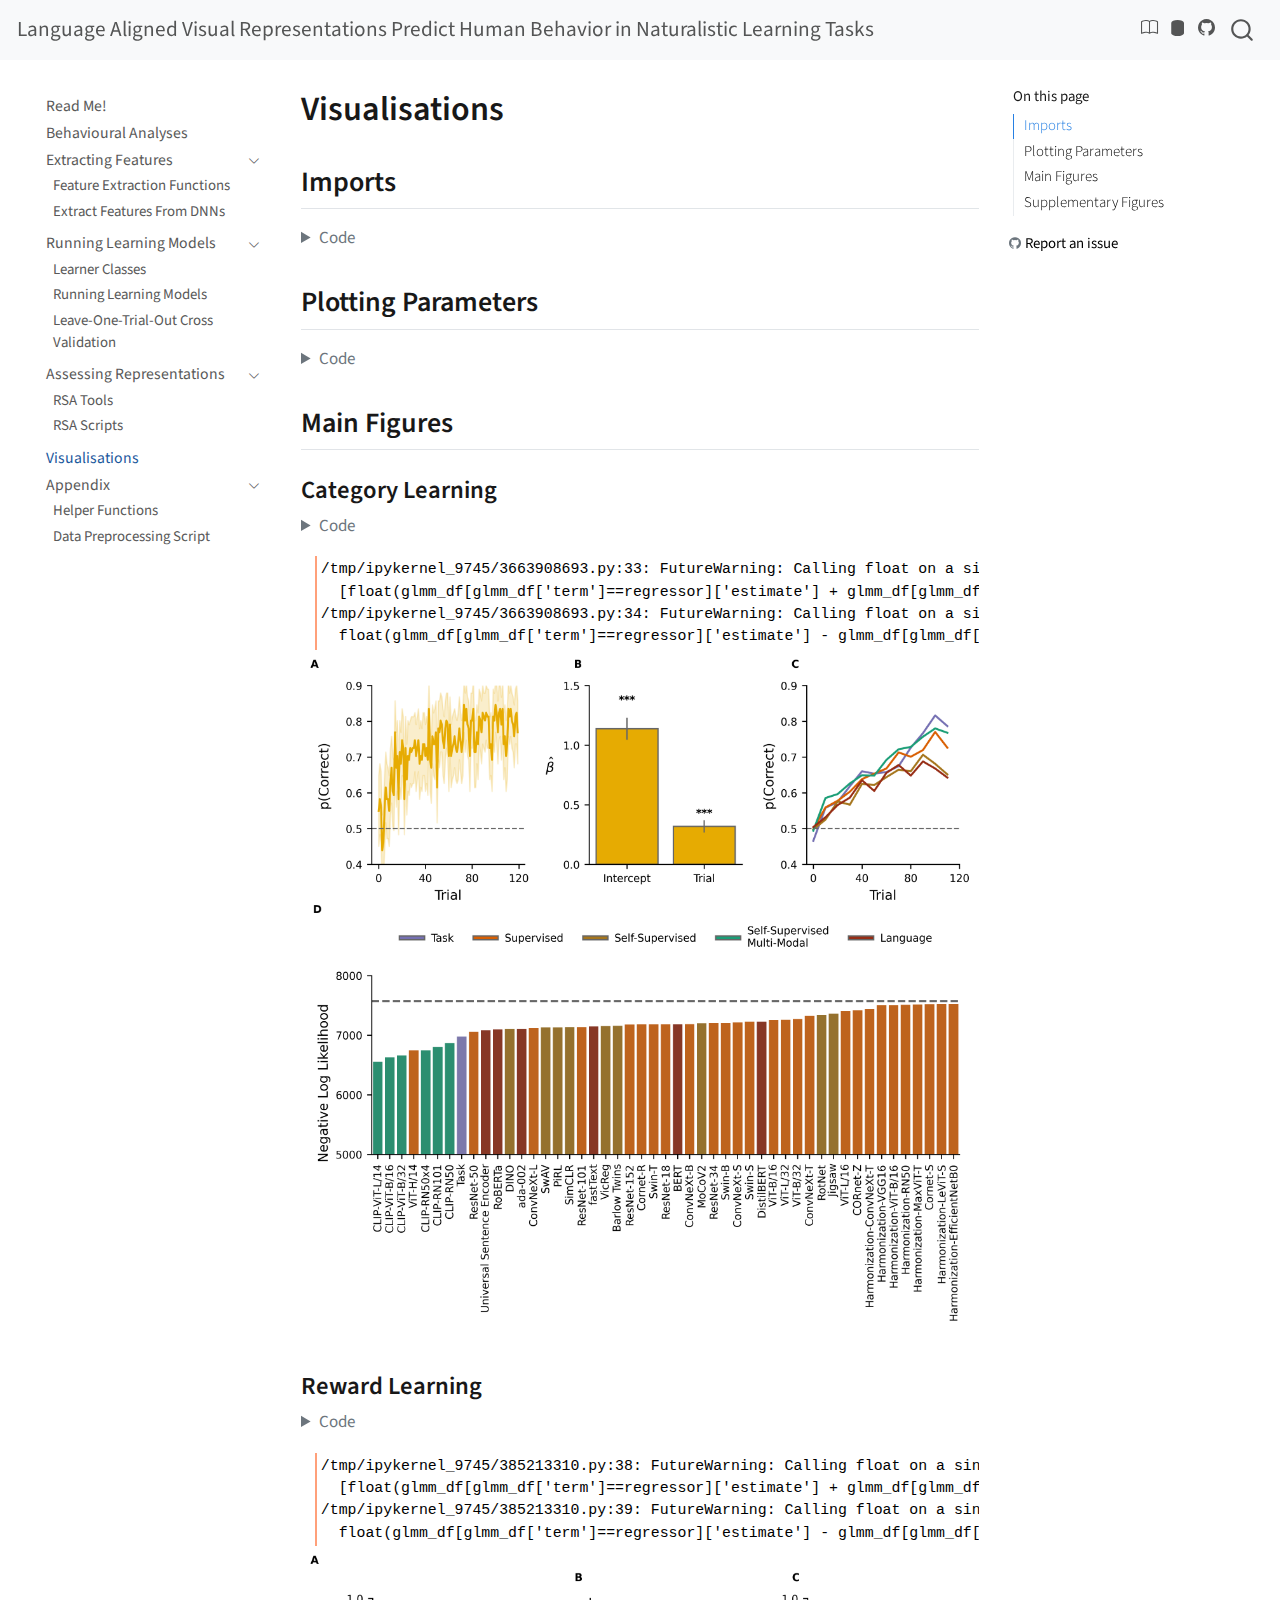
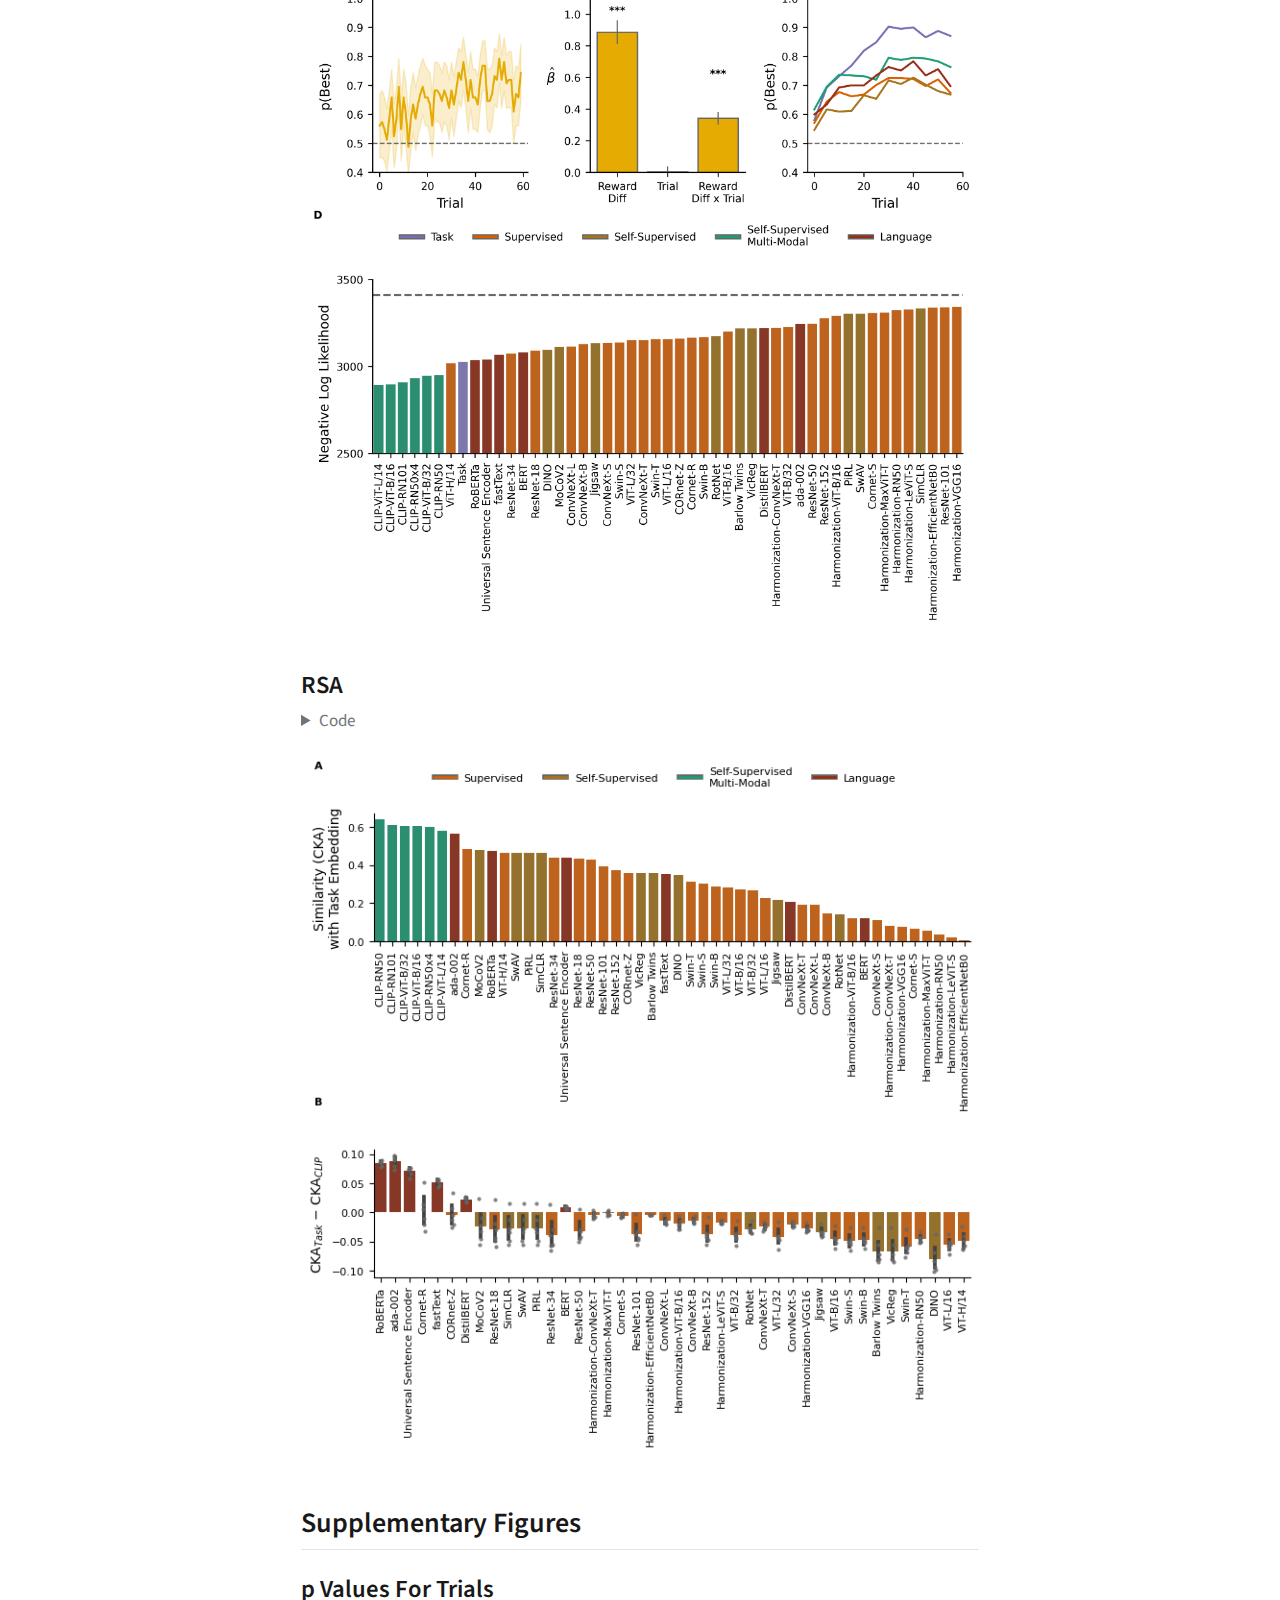
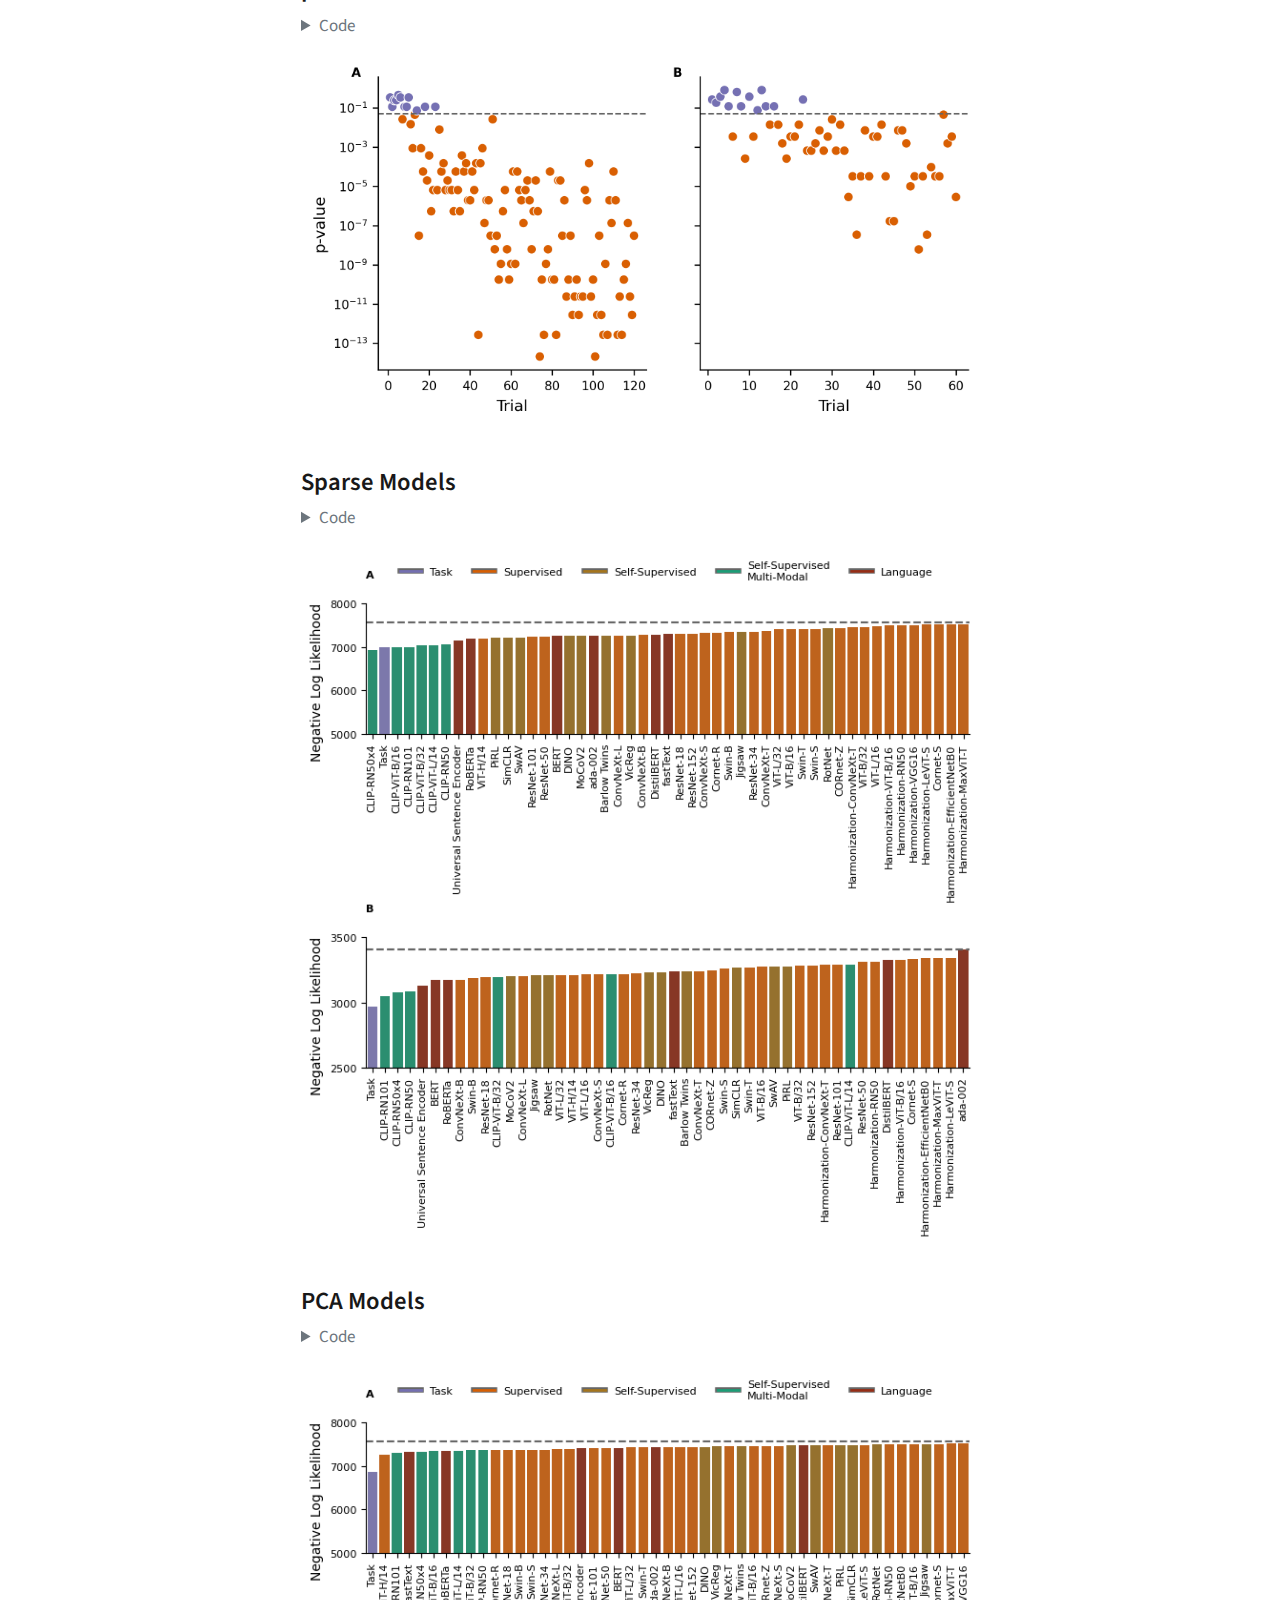
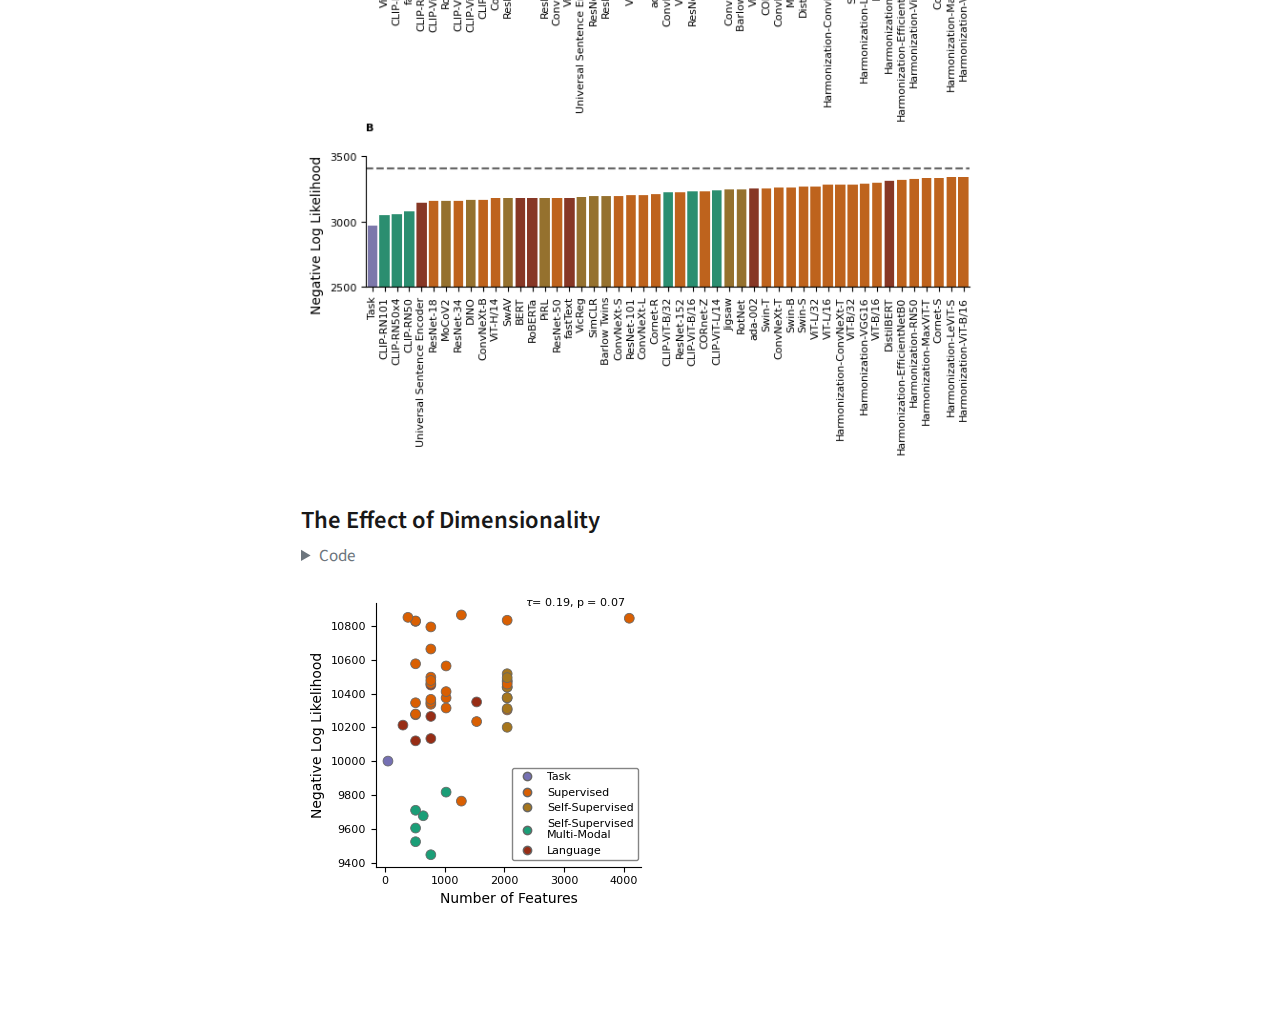
<file: docs/bin/visualisations.html>
<!DOCTYPE html>
<html xmlns="http://www.w3.org/1999/xhtml" lang="en" xml:lang="en"><head>

<meta charset="utf-8">
<meta name="generator" content="quarto-1.3.361">

<meta name="viewport" content="width=device-width, initial-scale=1.0, user-scalable=yes">


<title>Language Aligned Visual Representations Predict Human Behavior in Naturalistic Learning Tasks - Visualisations</title>
<style>
code{white-space: pre-wrap;}
span.smallcaps{font-variant: small-caps;}
div.columns{display: flex; gap: min(4vw, 1.5em);}
div.column{flex: auto; overflow-x: auto;}
div.hanging-indent{margin-left: 1.5em; text-indent: -1.5em;}
ul.task-list{list-style: none;}
ul.task-list li input[type="checkbox"] {
  width: 0.8em;
  margin: 0 0.8em 0.2em -1em; /* quarto-specific, see https://github.com/quarto-dev/quarto-cli/issues/4556 */ 
  vertical-align: middle;
}
/* CSS for syntax highlighting */
pre > code.sourceCode { white-space: pre; position: relative; }
pre > code.sourceCode > span { display: inline-block; line-height: 1.25; }
pre > code.sourceCode > span:empty { height: 1.2em; }
.sourceCode { overflow: visible; }
code.sourceCode > span { color: inherit; text-decoration: inherit; }
div.sourceCode { margin: 1em 0; }
pre.sourceCode { margin: 0; }
@media screen {
div.sourceCode { overflow: auto; }
}
@media print {
pre > code.sourceCode { white-space: pre-wrap; }
pre > code.sourceCode > span { text-indent: -5em; padding-left: 5em; }
}
pre.numberSource code
  { counter-reset: source-line 0; }
pre.numberSource code > span
  { position: relative; left: -4em; counter-increment: source-line; }
pre.numberSource code > span > a:first-child::before
  { content: counter(source-line);
    position: relative; left: -1em; text-align: right; vertical-align: baseline;
    border: none; display: inline-block;
    -webkit-touch-callout: none; -webkit-user-select: none;
    -khtml-user-select: none; -moz-user-select: none;
    -ms-user-select: none; user-select: none;
    padding: 0 4px; width: 4em;
  }
pre.numberSource { margin-left: 3em;  padding-left: 4px; }
div.sourceCode
  {   }
@media screen {
pre > code.sourceCode > span > a:first-child::before { text-decoration: underline; }
}
</style>


<script src="../site_libs/quarto-nav/quarto-nav.js"></script>
<script src="../site_libs/quarto-nav/headroom.min.js"></script>
<script src="../site_libs/clipboard/clipboard.min.js"></script>
<script src="../site_libs/quarto-search/autocomplete.umd.js"></script>
<script src="../site_libs/quarto-search/fuse.min.js"></script>
<script src="../site_libs/quarto-search/quarto-search.js"></script>
<meta name="quarto:offset" content="../">
<script src="../site_libs/quarto-html/quarto.js"></script>
<script src="../site_libs/quarto-html/popper.min.js"></script>
<script src="../site_libs/quarto-html/tippy.umd.min.js"></script>
<script src="../site_libs/quarto-html/anchor.min.js"></script>
<link href="../site_libs/quarto-html/tippy.css" rel="stylesheet">
<link href="../site_libs/quarto-html/quarto-syntax-highlighting.css" rel="stylesheet" id="quarto-text-highlighting-styles">
<script src="../site_libs/bootstrap/bootstrap.min.js"></script>
<link href="../site_libs/bootstrap/bootstrap-icons.css" rel="stylesheet">
<link href="../site_libs/bootstrap/bootstrap.min.css" rel="stylesheet" id="quarto-bootstrap" data-mode="light">
<script id="quarto-search-options" type="application/json">{
  "location": "navbar",
  "copy-button": false,
  "collapse-after": 3,
  "panel-placement": "end",
  "type": "overlay",
  "limit": 20,
  "language": {
    "search-no-results-text": "No results",
    "search-matching-documents-text": "matching documents",
    "search-copy-link-title": "Copy link to search",
    "search-hide-matches-text": "Hide additional matches",
    "search-more-match-text": "more match in this document",
    "search-more-matches-text": "more matches in this document",
    "search-clear-button-title": "Clear",
    "search-detached-cancel-button-title": "Cancel",
    "search-submit-button-title": "Submit",
    "search-label": "Search"
  }
}</script>


<link rel="stylesheet" href="../styles.css">
</head>

<body class="nav-sidebar floating nav-fixed">

<div id="quarto-search-results"></div>
  <header id="quarto-header" class="headroom fixed-top">
    <nav class="navbar navbar-expand-lg navbar-dark ">
      <div class="navbar-container container-fluid">
      <div class="navbar-brand-container">
    <a class="navbar-brand" href="../index.html">
    <span class="navbar-title">Language Aligned Visual Representations Predict Human Behavior in Naturalistic Learning Tasks</span>
    </a>
  </div>
        <div class="quarto-navbar-tools ms-auto tools-wide">
    <a href="https://github.com/candemircan/NaturalCogSci" title="" class="quarto-navigation-tool px-1" aria-label=""><i class="bi bi-book"></i></a>
    <a href="https://osf.io/h3t52/" title="" class="quarto-navigation-tool px-1" aria-label=""><i class="bi bi-database"></i></a>
    <a href="https://github.com/candemircan/NaturalCogSci" title="" class="quarto-navigation-tool px-1" aria-label=""><i class="bi bi-github"></i></a>
</div>
          <div id="quarto-search" class="" title="Search"></div>
      </div> <!-- /container-fluid -->
    </nav>
  <nav class="quarto-secondary-nav">
    <div class="container-fluid d-flex">
      <button type="button" class="quarto-btn-toggle btn" data-bs-toggle="collapse" data-bs-target="#quarto-sidebar,#quarto-sidebar-glass" aria-controls="quarto-sidebar" aria-expanded="false" aria-label="Toggle sidebar navigation" onclick="if (window.quartoToggleHeadroom) { window.quartoToggleHeadroom(); }">
        <i class="bi bi-layout-text-sidebar-reverse"></i>
      </button>
      <nav class="quarto-page-breadcrumbs" aria-label="breadcrumb"><ol class="breadcrumb"><li class="breadcrumb-item"><a href="../bin/visualisations.html">Visualisations</a></li></ol></nav>
      <a class="flex-grow-1" role="button" data-bs-toggle="collapse" data-bs-target="#quarto-sidebar,#quarto-sidebar-glass" aria-controls="quarto-sidebar" aria-expanded="false" aria-label="Toggle sidebar navigation" onclick="if (window.quartoToggleHeadroom) { window.quartoToggleHeadroom(); }">      
      </a>
    </div>
  </nav>
</header>
<!-- content -->
<div id="quarto-content" class="quarto-container page-columns page-rows-contents page-layout-full page-navbar">
<!-- sidebar -->
  <nav id="quarto-sidebar" class="sidebar collapse collapse-horizontal sidebar-navigation floating overflow-auto">
    <div class="sidebar-menu-container"> 
    <ul class="list-unstyled mt-1">
        <li class="sidebar-item">
  <div class="sidebar-item-container"> 
  <a href="../index.html" class="sidebar-item-text sidebar-link">
 <span class="menu-text">Read Me!</span></a>
  </div>
</li>
        <li class="sidebar-item">
  <div class="sidebar-item-container"> 
  <a href="../bin/behavioural_analyses.html" class="sidebar-item-text sidebar-link">
 <span class="menu-text">Behavioural Analyses</span></a>
  </div>
</li>
        <li class="sidebar-item sidebar-item-section">
      <div class="sidebar-item-container"> 
            <a class="sidebar-item-text sidebar-link text-start" data-bs-toggle="collapse" data-bs-target="#quarto-sidebar-section-1" aria-expanded="true">
 <span class="menu-text">Extracting Features</span></a>
          <a class="sidebar-item-toggle text-start" data-bs-toggle="collapse" data-bs-target="#quarto-sidebar-section-1" aria-expanded="true" aria-label="Toggle section">
            <i class="bi bi-chevron-right ms-2"></i>
          </a> 
      </div>
      <ul id="quarto-sidebar-section-1" class="collapse list-unstyled sidebar-section depth1 show">  
          <li class="sidebar-item">
  <div class="sidebar-item-container"> 
  <a href="../feature_extractors.html" class="sidebar-item-text sidebar-link">
 <span class="menu-text">Feature Extraction Functions</span></a>
  </div>
</li>
          <li class="sidebar-item">
  <div class="sidebar-item-container"> 
  <a href="../bin/extract_features.html" class="sidebar-item-text sidebar-link">
 <span class="menu-text">Extract Features From DNNs</span></a>
  </div>
</li>
      </ul>
  </li>
        <li class="sidebar-item sidebar-item-section">
      <div class="sidebar-item-container"> 
            <a class="sidebar-item-text sidebar-link text-start" data-bs-toggle="collapse" data-bs-target="#quarto-sidebar-section-2" aria-expanded="true">
 <span class="menu-text">Running Learning Models</span></a>
          <a class="sidebar-item-toggle text-start" data-bs-toggle="collapse" data-bs-target="#quarto-sidebar-section-2" aria-expanded="true" aria-label="Toggle section">
            <i class="bi bi-chevron-right ms-2"></i>
          </a> 
      </div>
      <ul id="quarto-sidebar-section-2" class="collapse list-unstyled sidebar-section depth1 show">  
          <li class="sidebar-item">
  <div class="sidebar-item-container"> 
  <a href="../learners.html" class="sidebar-item-text sidebar-link">
 <span class="menu-text">Learner Classes</span></a>
  </div>
</li>
          <li class="sidebar-item">
  <div class="sidebar-item-container"> 
  <a href="../bin/run_learners.html" class="sidebar-item-text sidebar-link">
 <span class="menu-text">Running Learning Models</span></a>
  </div>
</li>
          <li class="sidebar-item">
  <div class="sidebar-item-container"> 
  <a href="../bin/loo_cv.html" class="sidebar-item-text sidebar-link">
 <span class="menu-text">Leave-One-Trial-Out Cross Validation</span></a>
  </div>
</li>
      </ul>
  </li>
        <li class="sidebar-item sidebar-item-section">
      <div class="sidebar-item-container"> 
            <a class="sidebar-item-text sidebar-link text-start" data-bs-toggle="collapse" data-bs-target="#quarto-sidebar-section-3" aria-expanded="true">
 <span class="menu-text">Assessing Representations</span></a>
          <a class="sidebar-item-toggle text-start" data-bs-toggle="collapse" data-bs-target="#quarto-sidebar-section-3" aria-expanded="true" aria-label="Toggle section">
            <i class="bi bi-chevron-right ms-2"></i>
          </a> 
      </div>
      <ul id="quarto-sidebar-section-3" class="collapse list-unstyled sidebar-section depth1 show">  
          <li class="sidebar-item">
  <div class="sidebar-item-container"> 
  <a href="../rsatools.html" class="sidebar-item-text sidebar-link">
 <span class="menu-text">RSA Tools</span></a>
  </div>
</li>
          <li class="sidebar-item">
  <div class="sidebar-item-container"> 
  <a href="../bin/rsa.html" class="sidebar-item-text sidebar-link">
 <span class="menu-text">RSA Scripts</span></a>
  </div>
</li>
      </ul>
  </li>
        <li class="sidebar-item">
  <div class="sidebar-item-container"> 
  <a href="../bin/visualisations.html" class="sidebar-item-text sidebar-link active">
 <span class="menu-text">Visualisations</span></a>
  </div>
</li>
        <li class="sidebar-item sidebar-item-section">
      <div class="sidebar-item-container"> 
            <a class="sidebar-item-text sidebar-link text-start" data-bs-toggle="collapse" data-bs-target="#quarto-sidebar-section-4" aria-expanded="true">
 <span class="menu-text">Appendix</span></a>
          <a class="sidebar-item-toggle text-start" data-bs-toggle="collapse" data-bs-target="#quarto-sidebar-section-4" aria-expanded="true" aria-label="Toggle section">
            <i class="bi bi-chevron-right ms-2"></i>
          </a> 
      </div>
      <ul id="quarto-sidebar-section-4" class="collapse list-unstyled sidebar-section depth1 show">  
          <li class="sidebar-item">
  <div class="sidebar-item-container"> 
  <a href="../helpers.html" class="sidebar-item-text sidebar-link">
 <span class="menu-text">Helper Functions</span></a>
  </div>
</li>
          <li class="sidebar-item">
  <div class="sidebar-item-container"> 
  <a href="../bin/preprocess.html" class="sidebar-item-text sidebar-link">
 <span class="menu-text">Data Preprocessing Script</span></a>
  </div>
</li>
      </ul>
  </li>
    </ul>
    </div>
</nav>
<div id="quarto-sidebar-glass" data-bs-toggle="collapse" data-bs-target="#quarto-sidebar,#quarto-sidebar-glass"></div>
<!-- margin-sidebar -->
    <div id="quarto-margin-sidebar" class="sidebar margin-sidebar">
        <nav id="TOC" role="doc-toc" class="toc-active">
    <h2 id="toc-title">On this page</h2>
   
  <ul>
  <li><a href="#imports" id="toc-imports" class="nav-link active" data-scroll-target="#imports">Imports</a></li>
  <li><a href="#plotting-parameters" id="toc-plotting-parameters" class="nav-link" data-scroll-target="#plotting-parameters">Plotting Parameters</a></li>
  <li><a href="#main-figures" id="toc-main-figures" class="nav-link" data-scroll-target="#main-figures">Main Figures</a>
  <ul class="collapse">
  <li><a href="#category-learning" id="toc-category-learning" class="nav-link" data-scroll-target="#category-learning">Category Learning</a></li>
  <li><a href="#reward-learning" id="toc-reward-learning" class="nav-link" data-scroll-target="#reward-learning">Reward Learning</a></li>
  <li><a href="#rsa" id="toc-rsa" class="nav-link" data-scroll-target="#rsa">RSA</a></li>
  </ul></li>
  <li><a href="#supplementary-figures" id="toc-supplementary-figures" class="nav-link" data-scroll-target="#supplementary-figures">Supplementary Figures</a>
  <ul class="collapse">
  <li><a href="#p-values-for-trials" id="toc-p-values-for-trials" class="nav-link" data-scroll-target="#p-values-for-trials">p Values For Trials</a></li>
  <li><a href="#sparse-models" id="toc-sparse-models" class="nav-link" data-scroll-target="#sparse-models">Sparse Models</a></li>
  <li><a href="#pca-models" id="toc-pca-models" class="nav-link" data-scroll-target="#pca-models">PCA Models</a></li>
  <li><a href="#the-effect-of-dimensionality" id="toc-the-effect-of-dimensionality" class="nav-link" data-scroll-target="#the-effect-of-dimensionality">The Effect of Dimensionality</a></li>
  </ul></li>
  </ul>
<div class="toc-actions"><div><i class="bi bi-github"></i></div><div class="action-links"><p><a href="https://github.com/candemircan/NaturalCogSci/issues/new" class="toc-action">Report an issue</a></p></div></div></nav>
    </div>
<!-- main -->
<main class="content column-body" id="quarto-document-content">

<header id="title-block-header" class="quarto-title-block default">
<div class="quarto-title">
<h1 class="title">Visualisations</h1>
</div>



<div class="quarto-title-meta">

    
  
    
  </div>
  

</header>

<!-- WARNING: THIS FILE WAS AUTOGENERATED! DO NOT EDIT! -->
<section id="imports" class="level2">
<h2 class="anchored" data-anchor-id="imports">Imports</h2>
<div class="cell">
<details>
<summary>Code</summary>
<div class="sourceCode cell-code" id="cb1"><pre class="sourceCode python code-with-copy"><code class="sourceCode python"><span id="cb1-1"><a href="#cb1-1" aria-hidden="true" tabindex="-1"></a><span class="im">import</span> string</span>
<span id="cb1-2"><a href="#cb1-2" aria-hidden="true" tabindex="-1"></a><span class="im">from</span> os.path <span class="im">import</span> join</span>
<span id="cb1-3"><a href="#cb1-3" aria-hidden="true" tabindex="-1"></a><span class="im">import</span> glob</span>
<span id="cb1-4"><a href="#cb1-4" aria-hidden="true" tabindex="-1"></a><span class="im">import</span> json</span>
<span id="cb1-5"><a href="#cb1-5" aria-hidden="true" tabindex="-1"></a></span>
<span id="cb1-6"><a href="#cb1-6" aria-hidden="true" tabindex="-1"></a><span class="im">import</span> numpy <span class="im">as</span> np</span>
<span id="cb1-7"><a href="#cb1-7" aria-hidden="true" tabindex="-1"></a><span class="im">import</span> pandas <span class="im">as</span> pd</span>
<span id="cb1-8"><a href="#cb1-8" aria-hidden="true" tabindex="-1"></a><span class="im">import</span> matplotlib <span class="im">as</span> mpl</span>
<span id="cb1-9"><a href="#cb1-9" aria-hidden="true" tabindex="-1"></a><span class="im">import</span> matplotlib.pyplot <span class="im">as</span> plt</span>
<span id="cb1-10"><a href="#cb1-10" aria-hidden="true" tabindex="-1"></a><span class="im">import</span> matplotlib.patheffects <span class="im">as</span> pe</span>
<span id="cb1-11"><a href="#cb1-11" aria-hidden="true" tabindex="-1"></a><span class="im">from</span> matplotlib.lines <span class="im">import</span> Line2D</span>
<span id="cb1-12"><a href="#cb1-12" aria-hidden="true" tabindex="-1"></a><span class="im">import</span> seaborn <span class="im">as</span> sns</span>
<span id="cb1-13"><a href="#cb1-13" aria-hidden="true" tabindex="-1"></a><span class="im">import</span> pandas <span class="im">as</span> pd</span>
<span id="cb1-14"><a href="#cb1-14" aria-hidden="true" tabindex="-1"></a><span class="im">import</span> numpy <span class="im">as</span> np</span>
<span id="cb1-15"><a href="#cb1-15" aria-hidden="true" tabindex="-1"></a><span class="im">from</span> scipy.stats <span class="im">import</span> kendalltau, ttest_1samp</span>
<span id="cb1-16"><a href="#cb1-16" aria-hidden="true" tabindex="-1"></a></span>
<span id="cb1-17"><a href="#cb1-17" aria-hidden="true" tabindex="-1"></a></span>
<span id="cb1-18"><a href="#cb1-18" aria-hidden="true" tabindex="-1"></a><span class="im">import</span> torch</span>
<span id="cb1-19"><a href="#cb1-19" aria-hidden="true" tabindex="-1"></a><span class="im">from</span> thingsvision <span class="im">import</span> get_extractor, get_extractor_from_model</span>
<span id="cb1-20"><a href="#cb1-20" aria-hidden="true" tabindex="-1"></a><span class="im">from</span> tqdm <span class="im">import</span> tqdm</span>
<span id="cb1-21"><a href="#cb1-21" aria-hidden="true" tabindex="-1"></a></span>
<span id="cb1-22"><a href="#cb1-22" aria-hidden="true" tabindex="-1"></a><span class="im">from</span> harmonization.models <span class="im">import</span> (</span>
<span id="cb1-23"><a href="#cb1-23" aria-hidden="true" tabindex="-1"></a>    load_ViT_B16,</span>
<span id="cb1-24"><a href="#cb1-24" aria-hidden="true" tabindex="-1"></a>    load_ResNet50,</span>
<span id="cb1-25"><a href="#cb1-25" aria-hidden="true" tabindex="-1"></a>    load_VGG16,</span>
<span id="cb1-26"><a href="#cb1-26" aria-hidden="true" tabindex="-1"></a>    load_EfficientNetB0,</span>
<span id="cb1-27"><a href="#cb1-27" aria-hidden="true" tabindex="-1"></a>    load_tiny_ConvNeXT,</span>
<span id="cb1-28"><a href="#cb1-28" aria-hidden="true" tabindex="-1"></a>    load_tiny_MaxViT,</span>
<span id="cb1-29"><a href="#cb1-29" aria-hidden="true" tabindex="-1"></a>    load_LeViT_small,</span>
<span id="cb1-30"><a href="#cb1-30" aria-hidden="true" tabindex="-1"></a>)</span>
<span id="cb1-31"><a href="#cb1-31" aria-hidden="true" tabindex="-1"></a></span>
<span id="cb1-32"><a href="#cb1-32" aria-hidden="true" tabindex="-1"></a></span>
<span id="cb1-33"><a href="#cb1-33" aria-hidden="true" tabindex="-1"></a><span class="im">from</span> NaturalCogSci.helpers <span class="im">import</span> get_project_root</span></code><button title="Copy to Clipboard" class="code-copy-button"><i class="bi"></i></button></pre></div>
</details>
</div>
</section>
<section id="plotting-parameters" class="level2">
<h2 class="anchored" data-anchor-id="plotting-parameters">Plotting Parameters</h2>
<div class="cell">
<details>
<summary>Code</summary>
<div class="sourceCode cell-code" id="cb2"><pre class="sourceCode python code-with-copy"><code class="sourceCode python"><span id="cb2-1"><a href="#cb2-1" aria-hidden="true" tabindex="-1"></a>mpl.rcParams[<span class="st">'axes.spines.right'</span>] <span class="op">=</span> <span class="va">False</span></span>
<span id="cb2-2"><a href="#cb2-2" aria-hidden="true" tabindex="-1"></a>mpl.rcParams[<span class="st">'axes.spines.top'</span>] <span class="op">=</span> <span class="va">False</span></span>
<span id="cb2-3"><a href="#cb2-3" aria-hidden="true" tabindex="-1"></a></span>
<span id="cb2-4"><a href="#cb2-4" aria-hidden="true" tabindex="-1"></a>FIGWIDTH <span class="op">=</span> <span class="fl">6.99866</span></span>
<span id="cb2-5"><a href="#cb2-5" aria-hidden="true" tabindex="-1"></a>CATEGORYTRIALS <span class="op">=</span> <span class="dv">120</span></span>
<span id="cb2-6"><a href="#cb2-6" aria-hidden="true" tabindex="-1"></a>REWARDTRIALS <span class="op">=</span> <span class="dv">60</span></span>
<span id="cb2-7"><a href="#cb2-7" aria-hidden="true" tabindex="-1"></a></span>
<span id="cb2-8"><a href="#cb2-8" aria-hidden="true" tabindex="-1"></a>project_root <span class="op">=</span> get_project_root()</span>
<span id="cb2-9"><a href="#cb2-9" aria-hidden="true" tabindex="-1"></a><span class="cf">with</span> <span class="bu">open</span>(join(project_root, <span class="st">"data"</span>, <span class="st">"model_plot_params.json"</span>)) <span class="im">as</span> f:</span>
<span id="cb2-10"><a href="#cb2-10" aria-hidden="true" tabindex="-1"></a>    plot_params <span class="op">=</span> json.load(f)</span>
<span id="cb2-11"><a href="#cb2-11" aria-hidden="true" tabindex="-1"></a>plot_params <span class="op">=</span> {k.replace(<span class="st">"/"</span>,<span class="st">"_"</span>):v <span class="cf">for</span> k,v <span class="kw">in</span> plot_params.items()}</span>
<span id="cb2-12"><a href="#cb2-12" aria-hidden="true" tabindex="-1"></a></span>
<span id="cb2-13"><a href="#cb2-13" aria-hidden="true" tabindex="-1"></a></span>
<span id="cb2-14"><a href="#cb2-14" aria-hidden="true" tabindex="-1"></a>cmap <span class="op">=</span> [<span class="st">"#7570B3"</span>,<span class="st">"#D95F02"</span>,<span class="st">"#A6761D"</span>,<span class="st">"#1B9E77"</span>,<span class="st">"#972D15"</span>,<span class="st">"#E6AB02"</span>,<span class="st">"#666666"</span>]</span>
<span id="cb2-15"><a href="#cb2-15" aria-hidden="true" tabindex="-1"></a>sns.set_palette(cmap)</span>
<span id="cb2-16"><a href="#cb2-16" aria-hidden="true" tabindex="-1"></a>sns.color_palette(cmap)</span>
<span id="cb2-17"><a href="#cb2-17" aria-hidden="true" tabindex="-1"></a></span>
<span id="cb2-18"><a href="#cb2-18" aria-hidden="true" tabindex="-1"></a></span>
<span id="cb2-19"><a href="#cb2-19" aria-hidden="true" tabindex="-1"></a></span>
<span id="cb2-20"><a href="#cb2-20" aria-hidden="true" tabindex="-1"></a>SMALL_SIZE <span class="op">=</span> <span class="dv">8</span></span>
<span id="cb2-21"><a href="#cb2-21" aria-hidden="true" tabindex="-1"></a>MEDIUM_SIZE <span class="op">=</span> <span class="dv">10</span></span>
<span id="cb2-22"><a href="#cb2-22" aria-hidden="true" tabindex="-1"></a>BIGGER_SIZE <span class="op">=</span> <span class="dv">12</span></span>
<span id="cb2-23"><a href="#cb2-23" aria-hidden="true" tabindex="-1"></a></span>
<span id="cb2-24"><a href="#cb2-24" aria-hidden="true" tabindex="-1"></a>plt.rc(<span class="st">'font'</span>, size<span class="op">=</span>SMALL_SIZE)          <span class="co"># controls default text sizes</span></span>
<span id="cb2-25"><a href="#cb2-25" aria-hidden="true" tabindex="-1"></a>plt.rc(<span class="st">'axes'</span>, titlesize<span class="op">=</span>SMALL_SIZE)     <span class="co"># fontsize of the axes title</span></span>
<span id="cb2-26"><a href="#cb2-26" aria-hidden="true" tabindex="-1"></a>plt.rc(<span class="st">'axes'</span>, labelsize<span class="op">=</span>MEDIUM_SIZE)    <span class="co"># fontsize of the x and y labels</span></span>
<span id="cb2-27"><a href="#cb2-27" aria-hidden="true" tabindex="-1"></a>plt.rc(<span class="st">'xtick'</span>, labelsize<span class="op">=</span>SMALL_SIZE)    <span class="co"># fontsize of the tick labels</span></span>
<span id="cb2-28"><a href="#cb2-28" aria-hidden="true" tabindex="-1"></a>plt.rc(<span class="st">'ytick'</span>, labelsize<span class="op">=</span>SMALL_SIZE)    <span class="co"># fontsize of the tick labels</span></span>
<span id="cb2-29"><a href="#cb2-29" aria-hidden="true" tabindex="-1"></a>plt.rc(<span class="st">'legend'</span>, fontsize<span class="op">=</span>SMALL_SIZE)    <span class="co"># legend fontsize</span></span>
<span id="cb2-30"><a href="#cb2-30" aria-hidden="true" tabindex="-1"></a>plt.rc(<span class="st">'figure'</span>, titlesize<span class="op">=</span>BIGGER_SIZE)  <span class="co"># fontsize of the figure title</span></span>
<span id="cb2-31"><a href="#cb2-31" aria-hidden="true" tabindex="-1"></a></span>
<span id="cb2-32"><a href="#cb2-32" aria-hidden="true" tabindex="-1"></a></span>
<span id="cb2-33"><a href="#cb2-33" aria-hidden="true" tabindex="-1"></a>latex_context <span class="op">=</span> {</span>
<span id="cb2-34"><a href="#cb2-34" aria-hidden="true" tabindex="-1"></a>    <span class="st">"pgf.texsystem"</span>: <span class="st">"pdflatex"</span>,</span>
<span id="cb2-35"><a href="#cb2-35" aria-hidden="true" tabindex="-1"></a>    <span class="st">'font.family'</span>: <span class="st">'serif'</span>,</span>
<span id="cb2-36"><a href="#cb2-36" aria-hidden="true" tabindex="-1"></a>    <span class="st">'text.usetex'</span>: <span class="va">True</span>,</span>
<span id="cb2-37"><a href="#cb2-37" aria-hidden="true" tabindex="-1"></a>    <span class="st">'pgf.rcfonts'</span>: <span class="va">False</span>,</span>
<span id="cb2-38"><a href="#cb2-38" aria-hidden="true" tabindex="-1"></a>}</span>
<span id="cb2-39"><a href="#cb2-39" aria-hidden="true" tabindex="-1"></a></span>
<span id="cb2-40"><a href="#cb2-40" aria-hidden="true" tabindex="-1"></a></span>
<span id="cb2-41"><a href="#cb2-41" aria-hidden="true" tabindex="-1"></a><span class="co"># retina figures</span></span>
<span id="cb2-42"><a href="#cb2-42" aria-hidden="true" tabindex="-1"></a>mpl.rcParams[<span class="st">'figure.dpi'</span>] <span class="op">=</span> <span class="dv">300</span></span>
<span id="cb2-43"><a href="#cb2-43" aria-hidden="true" tabindex="-1"></a>mpl.rcParams[<span class="st">'savefig.dpi'</span>] <span class="op">=</span> <span class="dv">300</span></span></code><button title="Copy to Clipboard" class="code-copy-button"><i class="bi"></i></button></pre></div>
</details>
</div>
</section>
<section id="main-figures" class="level2">
<h2 class="anchored" data-anchor-id="main-figures">Main Figures</h2>
<section id="category-learning" class="level3">
<h3 class="anchored" data-anchor-id="category-learning">Category Learning</h3>
<div class="cell">
<details>
<summary>Code</summary>
<div class="sourceCode cell-code" id="cb3"><pre class="sourceCode python code-with-copy"><code class="sourceCode python"><span id="cb3-1"><a href="#cb3-1" aria-hidden="true" tabindex="-1"></a>fig <span class="op">=</span> plt.figure(layout<span class="op">=</span><span class="st">"constrained"</span>,figsize<span class="op">=</span>(FIGWIDTH, FIGWIDTH))</span>
<span id="cb3-2"><a href="#cb3-2" aria-hidden="true" tabindex="-1"></a></span>
<span id="cb3-3"><a href="#cb3-3" aria-hidden="true" tabindex="-1"></a>spec <span class="op">=</span> fig.add_gridspec(<span class="dv">2</span>, <span class="dv">3</span>)</span>
<span id="cb3-4"><a href="#cb3-4" aria-hidden="true" tabindex="-1"></a>ax00 <span class="op">=</span> fig.add_subplot(spec[<span class="dv">0</span>, <span class="dv">0</span>])</span>
<span id="cb3-5"><a href="#cb3-5" aria-hidden="true" tabindex="-1"></a>ax00.text(<span class="op">-</span><span class="fl">0.4</span>, <span class="fl">1.1</span>, string.ascii_uppercase[<span class="dv">0</span>], transform<span class="op">=</span>ax00.transAxes, weight<span class="op">=</span><span class="st">'bold'</span>)</span>
<span id="cb3-6"><a href="#cb3-6" aria-hidden="true" tabindex="-1"></a></span>
<span id="cb3-7"><a href="#cb3-7" aria-hidden="true" tabindex="-1"></a></span>
<span id="cb3-8"><a href="#cb3-8" aria-hidden="true" tabindex="-1"></a></span>
<span id="cb3-9"><a href="#cb3-9" aria-hidden="true" tabindex="-1"></a>behavioural_df <span class="op">=</span> pd.read_csv(join(project_root, <span class="st">"data"</span>, <span class="st">"human_behavioural"</span>, <span class="st">"category_learning"</span>, <span class="st">"above_chance.csv"</span>))</span>
<span id="cb3-10"><a href="#cb3-10" aria-hidden="true" tabindex="-1"></a>sns.lineplot(data<span class="op">=</span>behavioural_df,x<span class="op">=</span><span class="st">"trial"</span>,y<span class="op">=</span><span class="st">"correct"</span>,ax<span class="op">=</span>ax00,color<span class="op">=</span>cmap[<span class="op">-</span><span class="dv">2</span>])</span>
<span id="cb3-11"><a href="#cb3-11" aria-hidden="true" tabindex="-1"></a>ax00.set_xlabel(<span class="st">"Trial"</span>)</span>
<span id="cb3-12"><a href="#cb3-12" aria-hidden="true" tabindex="-1"></a>ax00.set_ylabel(<span class="st">"p(Correct)"</span>)</span>
<span id="cb3-13"><a href="#cb3-13" aria-hidden="true" tabindex="-1"></a>ax00.set_ylim(<span class="fl">.4</span>,<span class="fl">.9</span>)</span>
<span id="cb3-14"><a href="#cb3-14" aria-hidden="true" tabindex="-1"></a>ax00.axhline(<span class="fl">.5</span>,ls<span class="op">=</span><span class="st">"--"</span>,color<span class="op">=</span>cmap[<span class="op">-</span><span class="dv">1</span>],lw<span class="op">=</span><span class="dv">1</span>)</span>
<span id="cb3-15"><a href="#cb3-15" aria-hidden="true" tabindex="-1"></a>ax00.set_xticks([<span class="dv">0</span>,<span class="dv">40</span>,<span class="dv">80</span>,<span class="dv">120</span>])</span>
<span id="cb3-16"><a href="#cb3-16" aria-hidden="true" tabindex="-1"></a><span class="co"># make x ticks 1 indexed</span></span>
<span id="cb3-17"><a href="#cb3-17" aria-hidden="true" tabindex="-1"></a></span>
<span id="cb3-18"><a href="#cb3-18" aria-hidden="true" tabindex="-1"></a></span>
<span id="cb3-19"><a href="#cb3-19" aria-hidden="true" tabindex="-1"></a>ax01 <span class="op">=</span> fig.add_subplot(spec[<span class="dv">0</span>, <span class="dv">1</span>])</span>
<span id="cb3-20"><a href="#cb3-20" aria-hidden="true" tabindex="-1"></a>ax01.text(<span class="op">-</span><span class="fl">0.1</span>, <span class="fl">1.1</span>, string.ascii_uppercase[<span class="dv">1</span>], transform<span class="op">=</span>ax01.transAxes, weight<span class="op">=</span><span class="st">'bold'</span>)</span>
<span id="cb3-21"><a href="#cb3-21" aria-hidden="true" tabindex="-1"></a></span>
<span id="cb3-22"><a href="#cb3-22" aria-hidden="true" tabindex="-1"></a>glmm_df <span class="op">=</span> pd.read_csv(join(project_root, <span class="st">"data"</span>, <span class="st">"human_behavioural"</span>, <span class="st">"category_learning"</span>, <span class="st">"glmm.csv"</span>))</span>
<span id="cb3-23"><a href="#cb3-23" aria-hidden="true" tabindex="-1"></a>glmm_df <span class="op">=</span> glmm_df.replace([<span class="st">'(Intercept)'</span>, <span class="st">'trial'</span>], [<span class="st">"Intercept"</span>, <span class="st">"Trial"</span>])</span>
<span id="cb3-24"><a href="#cb3-24" aria-hidden="true" tabindex="-1"></a>ax01.bar(glmm_df[<span class="st">'term'</span>],glmm_df[<span class="st">'estimate'</span>],color<span class="op">=</span>cmap[<span class="op">-</span><span class="dv">2</span>],edgecolor<span class="op">=</span>cmap[<span class="op">-</span><span class="dv">1</span>],lw<span class="op">=</span><span class="dv">1</span>,width<span class="op">=</span><span class="fl">0.8</span>)</span>
<span id="cb3-25"><a href="#cb3-25" aria-hidden="true" tabindex="-1"></a>ax01.set_ylabel(<span class="vs">r'$\hat{\beta}$'</span>,rotation<span class="op">=</span><span class="dv">0</span>,labelpad<span class="op">=</span><span class="dv">10</span>)</span>
<span id="cb3-26"><a href="#cb3-26" aria-hidden="true" tabindex="-1"></a>ax01.set_ylim(ymin<span class="op">=</span><span class="dv">0</span>,ymax<span class="op">=</span><span class="fl">1.5</span>)</span>
<span id="cb3-27"><a href="#cb3-27" aria-hidden="true" tabindex="-1"></a>ax01.set_yticks([<span class="dv">0</span>,<span class="fl">.5</span>,<span class="dv">1</span>,<span class="fl">1.5</span>])</span>
<span id="cb3-28"><a href="#cb3-28" aria-hidden="true" tabindex="-1"></a></span>
<span id="cb3-29"><a href="#cb3-29" aria-hidden="true" tabindex="-1"></a></span>
<span id="cb3-30"><a href="#cb3-30" aria-hidden="true" tabindex="-1"></a><span class="cf">for</span> regressor <span class="kw">in</span> glmm_df[<span class="st">'term'</span>].values:</span>
<span id="cb3-31"><a href="#cb3-31" aria-hidden="true" tabindex="-1"></a></span>
<span id="cb3-32"><a href="#cb3-32" aria-hidden="true" tabindex="-1"></a>    ax01.plot([regressor,regressor],</span>
<span id="cb3-33"><a href="#cb3-33" aria-hidden="true" tabindex="-1"></a>    [<span class="bu">float</span>(glmm_df[glmm_df[<span class="st">'term'</span>]<span class="op">==</span>regressor][<span class="st">'estimate'</span>] <span class="op">+</span> glmm_df[glmm_df[<span class="st">'term'</span>]<span class="op">==</span>regressor][<span class="st">'std.error'</span>]),</span>
<span id="cb3-34"><a href="#cb3-34" aria-hidden="true" tabindex="-1"></a>    <span class="bu">float</span>(glmm_df[glmm_df[<span class="st">'term'</span>]<span class="op">==</span>regressor][<span class="st">'estimate'</span>] <span class="op">-</span> glmm_df[glmm_df[<span class="st">'term'</span>]<span class="op">==</span>regressor][<span class="st">'std.error'</span>])],</span>
<span id="cb3-35"><a href="#cb3-35" aria-hidden="true" tabindex="-1"></a>    color<span class="op">=</span>cmap[<span class="op">-</span><span class="dv">1</span>],lw<span class="op">=</span><span class="dv">1</span>)</span>
<span id="cb3-36"><a href="#cb3-36" aria-hidden="true" tabindex="-1"></a></span>
<span id="cb3-37"><a href="#cb3-37" aria-hidden="true" tabindex="-1"></a>    </span>
<span id="cb3-38"><a href="#cb3-38" aria-hidden="true" tabindex="-1"></a></span>
<span id="cb3-39"><a href="#cb3-39" aria-hidden="true" tabindex="-1"></a>ax01.annotate(<span class="st">'***'</span>,xy<span class="op">=</span>(<span class="st">'Intercept'</span>, <span class="fl">1.35</span>), weight<span class="op">=</span><span class="st">'bold'</span>,ha<span class="op">=</span><span class="st">'center'</span>)</span>
<span id="cb3-40"><a href="#cb3-40" aria-hidden="true" tabindex="-1"></a>ax01.annotate(<span class="st">'***'</span>, xy<span class="op">=</span>(<span class="st">'Trial'</span>, <span class="fl">.4</span>), weight<span class="op">=</span><span class="st">'bold'</span>,ha<span class="op">=</span><span class="st">'center'</span>)</span>
<span id="cb3-41"><a href="#cb3-41" aria-hidden="true" tabindex="-1"></a></span>
<span id="cb3-42"><a href="#cb3-42" aria-hidden="true" tabindex="-1"></a>ax02 <span class="op">=</span> fig.add_subplot(spec[<span class="dv">0</span>, <span class="dv">2</span>])</span>
<span id="cb3-43"><a href="#cb3-43" aria-hidden="true" tabindex="-1"></a>ax02.text(<span class="op">-</span><span class="fl">0.1</span>, <span class="fl">1.1</span>, string.ascii_uppercase[<span class="dv">2</span>], transform<span class="op">=</span>ax02.transAxes, weight<span class="op">=</span><span class="st">'bold'</span>)</span>
<span id="cb3-44"><a href="#cb3-44" aria-hidden="true" tabindex="-1"></a></span>
<span id="cb3-45"><a href="#cb3-45" aria-hidden="true" tabindex="-1"></a>best_models <span class="op">=</span> [</span>
<span id="cb3-46"><a href="#cb3-46" aria-hidden="true" tabindex="-1"></a>    join(project_root, <span class="st">"data"</span>, <span class="st">"learner_behavioural"</span>, <span class="st">"category_learning"</span>, <span class="st">"clip_ViT-L_14_l2_original.csv"</span>),</span>
<span id="cb3-47"><a href="#cb3-47" aria-hidden="true" tabindex="-1"></a>    join(project_root, <span class="st">"data"</span>, <span class="st">"learner_behavioural"</span>, <span class="st">"category_learning"</span>, <span class="st">"vit_h_14_l2_original.csv"</span>),</span>
<span id="cb3-48"><a href="#cb3-48" aria-hidden="true" tabindex="-1"></a>    join(project_root, <span class="st">"data"</span>, <span class="st">"learner_behavioural"</span>, <span class="st">"category_learning"</span>, <span class="st">"task_l2_original.csv"</span>),</span>
<span id="cb3-49"><a href="#cb3-49" aria-hidden="true" tabindex="-1"></a>    join(project_root, <span class="st">"data"</span>, <span class="st">"learner_behavioural"</span>, <span class="st">"category_learning"</span>, <span class="st">"universal_sentence_encoder_l2_original.csv"</span>),</span>
<span id="cb3-50"><a href="#cb3-50" aria-hidden="true" tabindex="-1"></a>    join(project_root, <span class="st">"data"</span>, <span class="st">"learner_behavioural"</span>, <span class="st">"category_learning"</span>, <span class="st">"dino-rn50_l2_original.csv"</span>),</span>
<span id="cb3-51"><a href="#cb3-51" aria-hidden="true" tabindex="-1"></a></span>
<span id="cb3-52"><a href="#cb3-52" aria-hidden="true" tabindex="-1"></a></span>
<span id="cb3-53"><a href="#cb3-53" aria-hidden="true" tabindex="-1"></a>]</span>
<span id="cb3-54"><a href="#cb3-54" aria-hidden="true" tabindex="-1"></a></span>
<span id="cb3-55"><a href="#cb3-55" aria-hidden="true" tabindex="-1"></a>best_models <span class="op">=</span> [pd.read_csv(x) <span class="cf">for</span> x <span class="kw">in</span> best_models]</span>
<span id="cb3-56"><a href="#cb3-56" aria-hidden="true" tabindex="-1"></a>best_models <span class="op">=</span> pd.concat(best_models)</span>
<span id="cb3-57"><a href="#cb3-57" aria-hidden="true" tabindex="-1"></a>best_models[<span class="st">"model_correct"</span>] <span class="op">=</span> np.where(best_models.true_category_binary <span class="op">==</span> <span class="dv">1</span>, best_models.prob, <span class="dv">1</span><span class="op">-</span>best_models.prob)</span>
<span id="cb3-58"><a href="#cb3-58" aria-hidden="true" tabindex="-1"></a>best_models[<span class="st">"model_correct"</span>] <span class="op">=</span> np.where(best_models.model_correct <span class="op">&gt;=</span> <span class="fl">.5</span>, <span class="dv">1</span>, <span class="dv">0</span>)</span>
<span id="cb3-59"><a href="#cb3-59" aria-hidden="true" tabindex="-1"></a>best_models[<span class="st">"colour"</span>] <span class="op">=</span> best_models[<span class="st">"features"</span>].<span class="bu">apply</span>(<span class="kw">lambda</span> x: plot_params[x][<span class="st">"colour"</span>])</span>
<span id="cb3-60"><a href="#cb3-60" aria-hidden="true" tabindex="-1"></a>best_models[<span class="st">"features"</span>] <span class="op">=</span> best_models[<span class="st">"features"</span>].<span class="bu">apply</span>(<span class="kw">lambda</span> x: plot_params[x][<span class="st">"name"</span>])</span>
<span id="cb3-61"><a href="#cb3-61" aria-hidden="true" tabindex="-1"></a>best_models <span class="op">=</span> best_models.reset_index(drop<span class="op">=</span><span class="va">True</span>)</span>
<span id="cb3-62"><a href="#cb3-62" aria-hidden="true" tabindex="-1"></a></span>
<span id="cb3-63"><a href="#cb3-63" aria-hidden="true" tabindex="-1"></a><span class="co"># average correct every 5 trials</span></span>
<span id="cb3-64"><a href="#cb3-64" aria-hidden="true" tabindex="-1"></a>best_models[<span class="st">'model_correct'</span>] <span class="op">=</span> best_models.groupby(best_models.index <span class="op">//</span> <span class="dv">10</span>)[<span class="st">'model_correct'</span>].transform(<span class="st">'mean'</span>)</span>
<span id="cb3-65"><a href="#cb3-65" aria-hidden="true" tabindex="-1"></a><span class="co"># take every 5th trial</span></span>
<span id="cb3-66"><a href="#cb3-66" aria-hidden="true" tabindex="-1"></a>best_models <span class="op">=</span> best_models.iloc[::<span class="dv">10</span>, :]</span>
<span id="cb3-67"><a href="#cb3-67" aria-hidden="true" tabindex="-1"></a></span>
<span id="cb3-68"><a href="#cb3-68" aria-hidden="true" tabindex="-1"></a>sns.lineplot(data<span class="op">=</span>best_models,x<span class="op">=</span><span class="st">"trial"</span>,y<span class="op">=</span><span class="st">"model_correct"</span>,hue<span class="op">=</span><span class="st">"colour"</span>,</span>
<span id="cb3-69"><a href="#cb3-69" aria-hidden="true" tabindex="-1"></a>             ax<span class="op">=</span>ax02,palette<span class="op">=</span>cmap[:<span class="op">-</span><span class="dv">2</span>],errorbar<span class="op">=</span><span class="va">None</span>,legend<span class="op">=</span><span class="va">False</span>,</span>
<span id="cb3-70"><a href="#cb3-70" aria-hidden="true" tabindex="-1"></a>             hue_order<span class="op">=</span>[<span class="st">"task"</span>,<span class="st">"supervised"</span>,<span class="st">"self-supervised"</span>,<span class="st">"self-supervised multimodal"</span>,<span class="st">"text"</span>])</span>
<span id="cb3-71"><a href="#cb3-71" aria-hidden="true" tabindex="-1"></a></span>
<span id="cb3-72"><a href="#cb3-72" aria-hidden="true" tabindex="-1"></a>ax02.set_xlabel(<span class="st">"Trial"</span>)</span>
<span id="cb3-73"><a href="#cb3-73" aria-hidden="true" tabindex="-1"></a>ax02.set_ylabel(<span class="st">"p(Correct)"</span>)</span>
<span id="cb3-74"><a href="#cb3-74" aria-hidden="true" tabindex="-1"></a>ax02.set_ylim(<span class="fl">.4</span>,<span class="fl">.9</span>)</span>
<span id="cb3-75"><a href="#cb3-75" aria-hidden="true" tabindex="-1"></a>ax02.axhline(<span class="fl">.5</span>,ls<span class="op">=</span><span class="st">"--"</span>,color<span class="op">=</span>cmap[<span class="op">-</span><span class="dv">1</span>],lw<span class="op">=</span><span class="dv">1</span>)</span>
<span id="cb3-76"><a href="#cb3-76" aria-hidden="true" tabindex="-1"></a>ax02.set_xticks([<span class="dv">0</span>,<span class="dv">40</span>,<span class="dv">80</span>,<span class="dv">120</span>])</span>
<span id="cb3-77"><a href="#cb3-77" aria-hidden="true" tabindex="-1"></a></span>
<span id="cb3-78"><a href="#cb3-78" aria-hidden="true" tabindex="-1"></a></span>
<span id="cb3-79"><a href="#cb3-79" aria-hidden="true" tabindex="-1"></a>ax1 <span class="op">=</span> fig.add_subplot(spec[<span class="dv">1</span>, :])</span>
<span id="cb3-80"><a href="#cb3-80" aria-hidden="true" tabindex="-1"></a>dfs <span class="op">=</span> glob.glob(join(project_root, <span class="st">"data"</span>, <span class="st">"learner_behavioural"</span>, <span class="st">"category_learning"</span>, <span class="st">"*_l2_original.csv"</span>))</span>
<span id="cb3-81"><a href="#cb3-81" aria-hidden="true" tabindex="-1"></a>dfs <span class="op">=</span> [pd.read_csv(x) <span class="cf">for</span> x <span class="kw">in</span> dfs]</span>
<span id="cb3-82"><a href="#cb3-82" aria-hidden="true" tabindex="-1"></a>model_df <span class="op">=</span> pd.concat(dfs)</span>
<span id="cb3-83"><a href="#cb3-83" aria-hidden="true" tabindex="-1"></a>model_df[<span class="st">"nll"</span>] <span class="op">=</span> <span class="op">-</span> np.where(model_df.choice <span class="op">==</span> <span class="dv">1</span>, np.log(model_df.prob), np.log(<span class="dv">1</span><span class="op">-</span>model_df.prob))</span>
<span id="cb3-84"><a href="#cb3-84" aria-hidden="true" tabindex="-1"></a>chance_level <span class="op">=</span> <span class="op">-</span> model_df.participant.nunique() <span class="op">*</span> CATEGORYTRIALS <span class="op">*</span> np.log(<span class="fl">0.5</span>)</span>
<span id="cb3-85"><a href="#cb3-85" aria-hidden="true" tabindex="-1"></a>model_df <span class="op">=</span> model_df.groupby(<span class="st">"features"</span>).agg({<span class="st">"nll"</span>:<span class="st">"sum"</span>}).reset_index()</span>
<span id="cb3-86"><a href="#cb3-86" aria-hidden="true" tabindex="-1"></a>model_df <span class="op">=</span> model_df.sort_values(by<span class="op">=</span><span class="st">"nll"</span>,ascending<span class="op">=</span><span class="va">True</span>).reset_index(drop<span class="op">=</span><span class="va">True</span>)</span>
<span id="cb3-87"><a href="#cb3-87" aria-hidden="true" tabindex="-1"></a>model_df[<span class="st">"color"</span>] <span class="op">=</span> model_df[<span class="st">"features"</span>].<span class="bu">apply</span>(<span class="kw">lambda</span> x: plot_params[x][<span class="st">"colour"</span>])</span>
<span id="cb3-88"><a href="#cb3-88" aria-hidden="true" tabindex="-1"></a>model_df[<span class="st">"features"</span>] <span class="op">=</span> model_df[<span class="st">"features"</span>].<span class="bu">apply</span>(<span class="kw">lambda</span> x: plot_params[x][<span class="st">"name"</span>])</span>
<span id="cb3-89"><a href="#cb3-89" aria-hidden="true" tabindex="-1"></a>category_model_df <span class="op">=</span> model_df</span>
<span id="cb3-90"><a href="#cb3-90" aria-hidden="true" tabindex="-1"></a></span>
<span id="cb3-91"><a href="#cb3-91" aria-hidden="true" tabindex="-1"></a>sns.barplot(</span>
<span id="cb3-92"><a href="#cb3-92" aria-hidden="true" tabindex="-1"></a>    data<span class="op">=</span>model_df,x<span class="op">=</span><span class="st">"features"</span>,y<span class="op">=</span><span class="st">"nll"</span>,hue<span class="op">=</span><span class="st">"color"</span>,dodge<span class="op">=</span><span class="va">False</span>,ax<span class="op">=</span>ax1,</span>
<span id="cb3-93"><a href="#cb3-93" aria-hidden="true" tabindex="-1"></a>    hue_order<span class="op">=</span>[<span class="st">"task"</span>,<span class="st">"supervised"</span>,<span class="st">"self-supervised"</span>,<span class="st">"self-supervised multimodal"</span>,<span class="st">"text"</span>]</span>
<span id="cb3-94"><a href="#cb3-94" aria-hidden="true" tabindex="-1"></a>            )</span>
<span id="cb3-95"><a href="#cb3-95" aria-hidden="true" tabindex="-1"></a>ax1.legend_.remove()</span>
<span id="cb3-96"><a href="#cb3-96" aria-hidden="true" tabindex="-1"></a>ax1.axhline(chance_level,ls<span class="op">=</span><span class="st">"--"</span>,color<span class="op">=</span>cmap[<span class="op">-</span><span class="dv">1</span>])</span>
<span id="cb3-97"><a href="#cb3-97" aria-hidden="true" tabindex="-1"></a><span class="co"># show x-axis ticks in the bars</span></span>
<span id="cb3-98"><a href="#cb3-98" aria-hidden="true" tabindex="-1"></a>ax1.xaxis.set_tick_params(rotation<span class="op">=</span><span class="dv">90</span>)</span>
<span id="cb3-99"><a href="#cb3-99" aria-hidden="true" tabindex="-1"></a>ax1.set_ylabel(<span class="st">"Negative Log Likelihood"</span>)</span>
<span id="cb3-100"><a href="#cb3-100" aria-hidden="true" tabindex="-1"></a>ax1.set_xlabel(<span class="st">""</span>)</span>
<span id="cb3-101"><a href="#cb3-101" aria-hidden="true" tabindex="-1"></a>ax1.set_ylim(<span class="dv">5000</span>,<span class="dv">8000</span>)</span>
<span id="cb3-102"><a href="#cb3-102" aria-hidden="true" tabindex="-1"></a>ax1.set_yticks([<span class="dv">5000</span>,<span class="dv">6000</span>,<span class="dv">7000</span>,<span class="dv">8000</span>])</span>
<span id="cb3-103"><a href="#cb3-103" aria-hidden="true" tabindex="-1"></a>ax1.yaxis.set_label_coords(<span class="op">-</span><span class="fl">0.07</span>,<span class="fl">.4</span>)</span>
<span id="cb3-104"><a href="#cb3-104" aria-hidden="true" tabindex="-1"></a>ax1.text(<span class="op">-</span><span class="fl">0.1</span>, <span class="fl">1.35</span>, string.ascii_uppercase[<span class="dv">3</span>], transform<span class="op">=</span>ax1.transAxes, weight<span class="op">=</span><span class="st">'bold'</span>)</span>
<span id="cb3-105"><a href="#cb3-105" aria-hidden="true" tabindex="-1"></a>custom_legend_lines <span class="op">=</span> [Line2D([<span class="dv">0</span>], [<span class="dv">0</span>], color<span class="op">=</span>x, lw<span class="op">=</span><span class="dv">2</span>, path_effects<span class="op">=</span>[pe.Stroke(linewidth<span class="op">=</span><span class="dv">4</span>, foreground<span class="op">=</span>cmap[<span class="op">-</span><span class="dv">1</span>]), pe.Normal()]) <span class="cf">for</span> x <span class="kw">in</span> cmap[:<span class="op">-</span><span class="dv">1</span>]]</span>
<span id="cb3-106"><a href="#cb3-106" aria-hidden="true" tabindex="-1"></a>hue_order <span class="op">=</span> [<span class="st">'Task'</span>,<span class="st">'Supervised'</span>,<span class="st">'Self-Supervised'</span>,<span class="st">'Self-Supervised</span><span class="ch">\n</span><span class="st">Multi-Modal'</span>,<span class="st">'Language'</span>]</span>
<span id="cb3-107"><a href="#cb3-107" aria-hidden="true" tabindex="-1"></a>fig.legend(custom_legend_lines, hue_order, loc<span class="op">=</span><span class="st">'center'</span>,bbox_to_anchor<span class="op">=</span>(<span class="fl">0.54</span>, <span class="fl">.58</span>),ncol<span class="op">=</span><span class="dv">5</span>,frameon<span class="op">=</span><span class="va">False</span>)</span>
<span id="cb3-108"><a href="#cb3-108" aria-hidden="true" tabindex="-1"></a>fig.align_ylabels([ax00,ax01,ax02,ax1])</span>
<span id="cb3-109"><a href="#cb3-109" aria-hidden="true" tabindex="-1"></a>plt.show()</span>
<span id="cb3-110"><a href="#cb3-110" aria-hidden="true" tabindex="-1"></a></span>
<span id="cb3-111"><a href="#cb3-111" aria-hidden="true" tabindex="-1"></a><span class="cf">with</span> mpl.rc_context(latex_context):</span>
<span id="cb3-112"><a href="#cb3-112" aria-hidden="true" tabindex="-1"></a>    fig.savefig(join(project_root, <span class="st">"figures"</span>,<span class="st">"category_learning.pdf"</span>), bbox_inches<span class="op">=</span><span class="st">'tight'</span>)</span></code><button title="Copy to Clipboard" class="code-copy-button"><i class="bi"></i></button></pre></div>
</details>
<div class="cell-output cell-output-stderr">
<pre><code>/tmp/ipykernel_9745/3663908693.py:33: FutureWarning: Calling float on a single element Series is deprecated and will raise a TypeError in the future. Use float(ser.iloc[0]) instead
  [float(glmm_df[glmm_df['term']==regressor]['estimate'] + glmm_df[glmm_df['term']==regressor]['std.error']),
/tmp/ipykernel_9745/3663908693.py:34: FutureWarning: Calling float on a single element Series is deprecated and will raise a TypeError in the future. Use float(ser.iloc[0]) instead
  float(glmm_df[glmm_df['term']==regressor]['estimate'] - glmm_df[glmm_df['term']==regressor]['std.error'])],</code></pre>
</div>
<div class="cell-output cell-output-display">
<p><img src="Visualisations_files/figure-html/cell-4-output-2.png" class="img-fluid"></p>
</div>
</div>
</section>
<section id="reward-learning" class="level3">
<h3 class="anchored" data-anchor-id="reward-learning">Reward Learning</h3>
<div class="cell">
<details>
<summary>Code</summary>
<div class="sourceCode cell-code" id="cb5"><pre class="sourceCode python code-with-copy"><code class="sourceCode python"><span id="cb5-1"><a href="#cb5-1" aria-hidden="true" tabindex="-1"></a>fig <span class="op">=</span> plt.figure(layout<span class="op">=</span><span class="st">"constrained"</span>,figsize<span class="op">=</span>(FIGWIDTH, FIGWIDTH))</span>
<span id="cb5-2"><a href="#cb5-2" aria-hidden="true" tabindex="-1"></a>spec <span class="op">=</span> fig.add_gridspec(<span class="dv">2</span>, <span class="dv">3</span>)</span>
<span id="cb5-3"><a href="#cb5-3" aria-hidden="true" tabindex="-1"></a>ax00 <span class="op">=</span> fig.add_subplot(spec[<span class="dv">0</span>, <span class="dv">0</span>])</span>
<span id="cb5-4"><a href="#cb5-4" aria-hidden="true" tabindex="-1"></a>ax00.text(<span class="op">-</span><span class="fl">0.4</span>, <span class="fl">1.2</span>, string.ascii_uppercase[<span class="dv">0</span>], transform<span class="op">=</span>ax00.transAxes, weight<span class="op">=</span><span class="st">'bold'</span>)</span>
<span id="cb5-5"><a href="#cb5-5" aria-hidden="true" tabindex="-1"></a></span>
<span id="cb5-6"><a href="#cb5-6" aria-hidden="true" tabindex="-1"></a></span>
<span id="cb5-7"><a href="#cb5-7" aria-hidden="true" tabindex="-1"></a></span>
<span id="cb5-8"><a href="#cb5-8" aria-hidden="true" tabindex="-1"></a>ax00.set_xlabel(<span class="st">"Trial"</span>)</span>
<span id="cb5-9"><a href="#cb5-9" aria-hidden="true" tabindex="-1"></a>ax00.set_ylabel(<span class="st">"p(Correct)"</span>)</span>
<span id="cb5-10"><a href="#cb5-10" aria-hidden="true" tabindex="-1"></a>ax00.set_ylim(<span class="fl">.4</span>,<span class="fl">.9</span>)</span>
<span id="cb5-11"><a href="#cb5-11" aria-hidden="true" tabindex="-1"></a>ax00.axhline(<span class="fl">.5</span>,ls<span class="op">=</span><span class="st">"--"</span>,color<span class="op">=</span>cmap[<span class="op">-</span><span class="dv">1</span>],lw<span class="op">=</span><span class="dv">1</span>)</span>
<span id="cb5-12"><a href="#cb5-12" aria-hidden="true" tabindex="-1"></a>behavioural_df <span class="op">=</span> pd.read_csv(join(project_root, <span class="st">"data"</span>, <span class="st">"human_behavioural"</span>, <span class="st">"reward_learning"</span>, <span class="st">"above_chance.csv"</span>))</span>
<span id="cb5-13"><a href="#cb5-13" aria-hidden="true" tabindex="-1"></a>sns.lineplot(data<span class="op">=</span>behavioural_df,x<span class="op">=</span><span class="st">"trial"</span>,y<span class="op">=</span><span class="st">"correct"</span>,ax<span class="op">=</span>ax00,color<span class="op">=</span>cmap[<span class="op">-</span><span class="dv">2</span>])</span>
<span id="cb5-14"><a href="#cb5-14" aria-hidden="true" tabindex="-1"></a>ax00.set_xlabel(<span class="st">"Trial"</span>)</span>
<span id="cb5-15"><a href="#cb5-15" aria-hidden="true" tabindex="-1"></a>ax00.set_ylabel(<span class="st">"p(Best)"</span>)</span>
<span id="cb5-16"><a href="#cb5-16" aria-hidden="true" tabindex="-1"></a>ax00.set_ylim(<span class="fl">.4</span>,<span class="dv">1</span>)</span>
<span id="cb5-17"><a href="#cb5-17" aria-hidden="true" tabindex="-1"></a>ax00.axhline(<span class="fl">.5</span>,ls<span class="op">=</span><span class="st">"--"</span>,color<span class="op">=</span>cmap[<span class="op">-</span><span class="dv">1</span>],lw<span class="op">=</span><span class="dv">1</span>)</span>
<span id="cb5-18"><a href="#cb5-18" aria-hidden="true" tabindex="-1"></a></span>
<span id="cb5-19"><a href="#cb5-19" aria-hidden="true" tabindex="-1"></a></span>
<span id="cb5-20"><a href="#cb5-20" aria-hidden="true" tabindex="-1"></a>ax01 <span class="op">=</span> fig.add_subplot(spec[<span class="dv">0</span>, <span class="dv">1</span>])</span>
<span id="cb5-21"><a href="#cb5-21" aria-hidden="true" tabindex="-1"></a>ax01.text(<span class="op">-</span><span class="fl">0.1</span>, <span class="fl">1.1</span>, string.ascii_uppercase[<span class="dv">1</span>], transform<span class="op">=</span>ax01.transAxes, weight<span class="op">=</span><span class="st">'bold'</span>)</span>
<span id="cb5-22"><a href="#cb5-22" aria-hidden="true" tabindex="-1"></a></span>
<span id="cb5-23"><a href="#cb5-23" aria-hidden="true" tabindex="-1"></a></span>
<span id="cb5-24"><a href="#cb5-24" aria-hidden="true" tabindex="-1"></a></span>
<span id="cb5-25"><a href="#cb5-25" aria-hidden="true" tabindex="-1"></a>glmm_df <span class="op">=</span> pd.read_csv(join(project_root, <span class="st">"data"</span>, <span class="st">"human_behavioural"</span>, <span class="st">"reward_learning"</span>, <span class="st">"glmm.csv"</span>))</span>
<span id="cb5-26"><a href="#cb5-26" aria-hidden="true" tabindex="-1"></a>glmm_df <span class="op">=</span> glmm_df.replace([<span class="st">'trial'</span>, <span class="st">'rl_diff'</span>,<span class="st">"trial:rl_diff"</span>], [<span class="st">"Trial"</span>, <span class="st">"Reward</span><span class="ch">\n</span><span class="st">Diff"</span>,<span class="st">"Reward</span><span class="ch">\n</span><span class="st">Diff x Trial"</span>])</span>
<span id="cb5-27"><a href="#cb5-27" aria-hidden="true" tabindex="-1"></a>glmm_df <span class="op">=</span> glmm_df.reindex([<span class="dv">1</span>,<span class="dv">0</span>,<span class="dv">2</span>])</span>
<span id="cb5-28"><a href="#cb5-28" aria-hidden="true" tabindex="-1"></a>ax01.bar(glmm_df[<span class="st">'term'</span>],glmm_df[<span class="st">'estimate'</span>],color<span class="op">=</span>cmap[<span class="op">-</span><span class="dv">2</span>],edgecolor<span class="op">=</span>cmap[<span class="op">-</span><span class="dv">1</span>],lw<span class="op">=</span><span class="dv">1</span>)</span>
<span id="cb5-29"><a href="#cb5-29" aria-hidden="true" tabindex="-1"></a>ax01.set_ylabel(<span class="vs">r'$\hat{\beta}$'</span>,rotation<span class="op">=</span><span class="dv">0</span>,labelpad<span class="op">=</span><span class="dv">10</span>)</span>
<span id="cb5-30"><a href="#cb5-30" aria-hidden="true" tabindex="-1"></a>ax01.set_ylim(ymin<span class="op">=</span><span class="dv">0</span>,ymax<span class="op">=</span><span class="fl">1.1</span>)</span>
<span id="cb5-31"><a href="#cb5-31" aria-hidden="true" tabindex="-1"></a>ax01.annotate(<span class="st">'***'</span>,xy<span class="op">=</span>(<span class="st">'Reward</span><span class="ch">\n</span><span class="st">Diff'</span>, <span class="fl">1.</span>), weight<span class="op">=</span><span class="st">'bold'</span>,ha<span class="op">=</span><span class="st">'center'</span>)</span>
<span id="cb5-32"><a href="#cb5-32" aria-hidden="true" tabindex="-1"></a>ax01.annotate(<span class="st">'***'</span>, xy<span class="op">=</span>(<span class="st">'Reward</span><span class="ch">\n</span><span class="st">Diff x Trial'</span>, <span class="fl">.6</span>), weight<span class="op">=</span><span class="st">'bold'</span>,ha<span class="op">=</span><span class="st">'center'</span>)</span>
<span id="cb5-33"><a href="#cb5-33" aria-hidden="true" tabindex="-1"></a></span>
<span id="cb5-34"><a href="#cb5-34" aria-hidden="true" tabindex="-1"></a></span>
<span id="cb5-35"><a href="#cb5-35" aria-hidden="true" tabindex="-1"></a><span class="cf">for</span> regressor <span class="kw">in</span> glmm_df[<span class="st">'term'</span>].values:</span>
<span id="cb5-36"><a href="#cb5-36" aria-hidden="true" tabindex="-1"></a></span>
<span id="cb5-37"><a href="#cb5-37" aria-hidden="true" tabindex="-1"></a>    ax01.plot([regressor,regressor],</span>
<span id="cb5-38"><a href="#cb5-38" aria-hidden="true" tabindex="-1"></a>    [<span class="bu">float</span>(glmm_df[glmm_df[<span class="st">'term'</span>]<span class="op">==</span>regressor][<span class="st">'estimate'</span>] <span class="op">+</span> glmm_df[glmm_df[<span class="st">'term'</span>]<span class="op">==</span>regressor][<span class="st">'std.error'</span>]),</span>
<span id="cb5-39"><a href="#cb5-39" aria-hidden="true" tabindex="-1"></a>    <span class="bu">float</span>(glmm_df[glmm_df[<span class="st">'term'</span>]<span class="op">==</span>regressor][<span class="st">'estimate'</span>] <span class="op">-</span> glmm_df[glmm_df[<span class="st">'term'</span>]<span class="op">==</span>regressor][<span class="st">'std.error'</span>])],</span>
<span id="cb5-40"><a href="#cb5-40" aria-hidden="true" tabindex="-1"></a>    color<span class="op">=</span>cmap[<span class="op">-</span><span class="dv">1</span>],lw<span class="op">=</span><span class="dv">1</span>)</span>
<span id="cb5-41"><a href="#cb5-41" aria-hidden="true" tabindex="-1"></a></span>
<span id="cb5-42"><a href="#cb5-42" aria-hidden="true" tabindex="-1"></a>ax02 <span class="op">=</span> fig.add_subplot(spec[<span class="dv">0</span>, <span class="dv">2</span>])</span>
<span id="cb5-43"><a href="#cb5-43" aria-hidden="true" tabindex="-1"></a>ax02.text(<span class="op">-</span><span class="fl">0.1</span>, <span class="fl">1.1</span>, string.ascii_uppercase[<span class="dv">2</span>], transform<span class="op">=</span>ax02.transAxes, weight<span class="op">=</span><span class="st">'bold'</span>)</span>
<span id="cb5-44"><a href="#cb5-44" aria-hidden="true" tabindex="-1"></a></span>
<span id="cb5-45"><a href="#cb5-45" aria-hidden="true" tabindex="-1"></a>best_models <span class="op">=</span> [</span>
<span id="cb5-46"><a href="#cb5-46" aria-hidden="true" tabindex="-1"></a>    join(project_root, <span class="st">"data"</span>, <span class="st">"learner_behavioural"</span>, <span class="st">"reward_learning"</span>, <span class="st">"clip_ViT-L_14_l2_original.csv"</span>),</span>
<span id="cb5-47"><a href="#cb5-47" aria-hidden="true" tabindex="-1"></a>    join(project_root, <span class="st">"data"</span>, <span class="st">"learner_behavioural"</span>, <span class="st">"reward_learning"</span>, <span class="st">"vit_h_14_l2_original.csv"</span>),</span>
<span id="cb5-48"><a href="#cb5-48" aria-hidden="true" tabindex="-1"></a>    join(project_root, <span class="st">"data"</span>, <span class="st">"learner_behavioural"</span>, <span class="st">"reward_learning"</span>, <span class="st">"task_l2_original.csv"</span>),</span>
<span id="cb5-49"><a href="#cb5-49" aria-hidden="true" tabindex="-1"></a>    join(project_root, <span class="st">"data"</span>, <span class="st">"learner_behavioural"</span>, <span class="st">"reward_learning"</span>, <span class="st">"roberta_l2_original.csv"</span>),</span>
<span id="cb5-50"><a href="#cb5-50" aria-hidden="true" tabindex="-1"></a>    join(project_root, <span class="st">"data"</span>, <span class="st">"learner_behavioural"</span>, <span class="st">"reward_learning"</span>, <span class="st">"resnet34_l2_original.csv"</span>),</span>
<span id="cb5-51"><a href="#cb5-51" aria-hidden="true" tabindex="-1"></a>    join(project_root, <span class="st">"data"</span>, <span class="st">"learner_behavioural"</span>, <span class="st">"reward_learning"</span>, <span class="st">"dino-rn50_l2_original.csv"</span>),</span>
<span id="cb5-52"><a href="#cb5-52" aria-hidden="true" tabindex="-1"></a></span>
<span id="cb5-53"><a href="#cb5-53" aria-hidden="true" tabindex="-1"></a></span>
<span id="cb5-54"><a href="#cb5-54" aria-hidden="true" tabindex="-1"></a>]</span>
<span id="cb5-55"><a href="#cb5-55" aria-hidden="true" tabindex="-1"></a></span>
<span id="cb5-56"><a href="#cb5-56" aria-hidden="true" tabindex="-1"></a>best_models <span class="op">=</span> [pd.read_csv(x) <span class="cf">for</span> x <span class="kw">in</span> best_models]</span>
<span id="cb5-57"><a href="#cb5-57" aria-hidden="true" tabindex="-1"></a>best_models <span class="op">=</span> pd.concat(best_models)</span>
<span id="cb5-58"><a href="#cb5-58" aria-hidden="true" tabindex="-1"></a>best_models[<span class="st">"true_category_binary"</span>] <span class="op">=</span> np.where(best_models.right_reward <span class="op">&gt;=</span> best_models.left_reward, <span class="dv">1</span>, <span class="dv">0</span>)</span>
<span id="cb5-59"><a href="#cb5-59" aria-hidden="true" tabindex="-1"></a>best_models[<span class="st">"model_correct"</span>] <span class="op">=</span> np.where(best_models.true_category_binary <span class="op">==</span> <span class="dv">1</span>, best_models.prob, <span class="dv">1</span><span class="op">-</span>best_models.prob)</span>
<span id="cb5-60"><a href="#cb5-60" aria-hidden="true" tabindex="-1"></a>best_models[<span class="st">"model_correct"</span>] <span class="op">=</span> np.where(best_models.model_correct <span class="op">&gt;=</span> <span class="fl">.5</span>, <span class="dv">1</span>, <span class="dv">0</span>)</span>
<span id="cb5-61"><a href="#cb5-61" aria-hidden="true" tabindex="-1"></a>best_models[<span class="st">"colour"</span>] <span class="op">=</span> best_models[<span class="st">"features"</span>].<span class="bu">apply</span>(<span class="kw">lambda</span> x: plot_params[x][<span class="st">"colour"</span>])</span>
<span id="cb5-62"><a href="#cb5-62" aria-hidden="true" tabindex="-1"></a>best_models[<span class="st">"features"</span>] <span class="op">=</span> best_models[<span class="st">"features"</span>].<span class="bu">apply</span>(<span class="kw">lambda</span> x: plot_params[x][<span class="st">"name"</span>])</span>
<span id="cb5-63"><a href="#cb5-63" aria-hidden="true" tabindex="-1"></a>best_models <span class="op">=</span> best_models.reset_index(drop<span class="op">=</span><span class="va">True</span>)</span>
<span id="cb5-64"><a href="#cb5-64" aria-hidden="true" tabindex="-1"></a><span class="co"># average correct every 5 trials after the first trial</span></span>
<span id="cb5-65"><a href="#cb5-65" aria-hidden="true" tabindex="-1"></a></span>
<span id="cb5-66"><a href="#cb5-66" aria-hidden="true" tabindex="-1"></a></span>
<span id="cb5-67"><a href="#cb5-67" aria-hidden="true" tabindex="-1"></a>best_models[<span class="st">'model_correct'</span>] <span class="op">=</span> best_models.groupby(best_models.index <span class="op">//</span> <span class="dv">5</span>)[<span class="st">'model_correct'</span>].transform(<span class="st">'mean'</span>)</span>
<span id="cb5-68"><a href="#cb5-68" aria-hidden="true" tabindex="-1"></a><span class="co"># take every 5th trial</span></span>
<span id="cb5-69"><a href="#cb5-69" aria-hidden="true" tabindex="-1"></a>best_models <span class="op">=</span> best_models.iloc[::<span class="dv">5</span>, :]</span>
<span id="cb5-70"><a href="#cb5-70" aria-hidden="true" tabindex="-1"></a></span>
<span id="cb5-71"><a href="#cb5-71" aria-hidden="true" tabindex="-1"></a>sns.lineplot(data<span class="op">=</span>best_models,x<span class="op">=</span><span class="st">"trial"</span>,y<span class="op">=</span><span class="st">"model_correct"</span>,hue<span class="op">=</span><span class="st">"colour"</span>,</span>
<span id="cb5-72"><a href="#cb5-72" aria-hidden="true" tabindex="-1"></a>             ax<span class="op">=</span>ax02,palette<span class="op">=</span>cmap[:<span class="op">-</span><span class="dv">2</span>],errorbar<span class="op">=</span><span class="va">None</span>,legend<span class="op">=</span><span class="va">False</span>,</span>
<span id="cb5-73"><a href="#cb5-73" aria-hidden="true" tabindex="-1"></a>             hue_order<span class="op">=</span>[<span class="st">"task"</span>,<span class="st">"supervised"</span>,<span class="st">"self-supervised"</span>,<span class="st">"self-supervised multimodal"</span>,<span class="st">"text"</span>])</span>
<span id="cb5-74"><a href="#cb5-74" aria-hidden="true" tabindex="-1"></a></span>
<span id="cb5-75"><a href="#cb5-75" aria-hidden="true" tabindex="-1"></a>ax02.set_xlabel(<span class="st">"Trial"</span>)</span>
<span id="cb5-76"><a href="#cb5-76" aria-hidden="true" tabindex="-1"></a>ax02.set_ylabel(<span class="st">"p(Best)"</span>)</span>
<span id="cb5-77"><a href="#cb5-77" aria-hidden="true" tabindex="-1"></a>ax02.set_ylim(<span class="fl">.4</span>,<span class="dv">1</span>)</span>
<span id="cb5-78"><a href="#cb5-78" aria-hidden="true" tabindex="-1"></a>ax02.axhline(<span class="fl">.5</span>,ls<span class="op">=</span><span class="st">"--"</span>,color<span class="op">=</span>cmap[<span class="op">-</span><span class="dv">1</span>],lw<span class="op">=</span><span class="dv">1</span>)</span>
<span id="cb5-79"><a href="#cb5-79" aria-hidden="true" tabindex="-1"></a>ax02.set_xticks([<span class="dv">0</span>,<span class="dv">20</span>,<span class="dv">40</span>,<span class="dv">60</span>])</span>
<span id="cb5-80"><a href="#cb5-80" aria-hidden="true" tabindex="-1"></a></span>
<span id="cb5-81"><a href="#cb5-81" aria-hidden="true" tabindex="-1"></a>ax1 <span class="op">=</span> fig.add_subplot(spec[<span class="dv">1</span>, :])</span>
<span id="cb5-82"><a href="#cb5-82" aria-hidden="true" tabindex="-1"></a></span>
<span id="cb5-83"><a href="#cb5-83" aria-hidden="true" tabindex="-1"></a>dfs <span class="op">=</span> glob.glob(join(project_root, <span class="st">"data"</span>, <span class="st">"learner_behavioural"</span>, <span class="st">"reward_learning"</span>, <span class="st">"*_l2_original.csv"</span>))</span>
<span id="cb5-84"><a href="#cb5-84" aria-hidden="true" tabindex="-1"></a>dfs <span class="op">=</span> [pd.read_csv(x) <span class="cf">for</span> x <span class="kw">in</span> dfs]</span>
<span id="cb5-85"><a href="#cb5-85" aria-hidden="true" tabindex="-1"></a>model_df <span class="op">=</span> pd.concat(dfs)</span>
<span id="cb5-86"><a href="#cb5-86" aria-hidden="true" tabindex="-1"></a>model_df[<span class="st">"prob"</span>] <span class="op">=</span> np.where(model_df.prob <span class="op">==</span><span class="dv">1</span>,<span class="fl">.99999</span>,model_df.prob)</span>
<span id="cb5-87"><a href="#cb5-87" aria-hidden="true" tabindex="-1"></a>model_df[<span class="st">"nll"</span>] <span class="op">=</span> <span class="op">-</span> np.where(model_df.choice <span class="op">==</span> <span class="dv">1</span>, np.log(model_df.prob), np.log(<span class="dv">1</span><span class="op">-</span>model_df.prob))</span>
<span id="cb5-88"><a href="#cb5-88" aria-hidden="true" tabindex="-1"></a>chance_level <span class="op">=</span> <span class="op">-</span> model_df.participant.nunique() <span class="op">*</span> REWARDTRIALS <span class="op">*</span> np.log(<span class="fl">0.5</span>)</span>
<span id="cb5-89"><a href="#cb5-89" aria-hidden="true" tabindex="-1"></a>model_df <span class="op">=</span> model_df.groupby(<span class="st">"features"</span>).agg({<span class="st">"nll"</span>:<span class="st">"sum"</span>}).reset_index()</span>
<span id="cb5-90"><a href="#cb5-90" aria-hidden="true" tabindex="-1"></a>model_df <span class="op">=</span> model_df.sort_values(by<span class="op">=</span><span class="st">"nll"</span>,ascending<span class="op">=</span><span class="va">True</span>).reset_index(drop<span class="op">=</span><span class="va">True</span>)</span>
<span id="cb5-91"><a href="#cb5-91" aria-hidden="true" tabindex="-1"></a>model_df[<span class="st">"color"</span>] <span class="op">=</span> model_df[<span class="st">"features"</span>].<span class="bu">apply</span>(<span class="kw">lambda</span> x: plot_params[x][<span class="st">"colour"</span>])</span>
<span id="cb5-92"><a href="#cb5-92" aria-hidden="true" tabindex="-1"></a>model_df[<span class="st">"features"</span>] <span class="op">=</span> model_df[<span class="st">"features"</span>].<span class="bu">apply</span>(<span class="kw">lambda</span> x: plot_params[x][<span class="st">"name"</span>])</span>
<span id="cb5-93"><a href="#cb5-93" aria-hidden="true" tabindex="-1"></a>reward_model_df <span class="op">=</span> model_df</span>
<span id="cb5-94"><a href="#cb5-94" aria-hidden="true" tabindex="-1"></a></span>
<span id="cb5-95"><a href="#cb5-95" aria-hidden="true" tabindex="-1"></a>sns.barplot(</span>
<span id="cb5-96"><a href="#cb5-96" aria-hidden="true" tabindex="-1"></a>    data<span class="op">=</span>model_df,x<span class="op">=</span><span class="st">"features"</span>,y<span class="op">=</span><span class="st">"nll"</span>,hue<span class="op">=</span><span class="st">"color"</span>,dodge<span class="op">=</span><span class="va">False</span>,ax<span class="op">=</span>ax1,</span>
<span id="cb5-97"><a href="#cb5-97" aria-hidden="true" tabindex="-1"></a>    hue_order<span class="op">=</span>[<span class="st">"task"</span>,<span class="st">"supervised"</span>,<span class="st">"self-supervised"</span>,<span class="st">"self-supervised multimodal"</span>,<span class="st">"text"</span>]</span>
<span id="cb5-98"><a href="#cb5-98" aria-hidden="true" tabindex="-1"></a>            )</span>
<span id="cb5-99"><a href="#cb5-99" aria-hidden="true" tabindex="-1"></a>ax1.legend_.remove()</span>
<span id="cb5-100"><a href="#cb5-100" aria-hidden="true" tabindex="-1"></a>ax1.axhline(chance_level,ls<span class="op">=</span><span class="st">"--"</span>,color<span class="op">=</span>cmap[<span class="op">-</span><span class="dv">1</span>])</span>
<span id="cb5-101"><a href="#cb5-101" aria-hidden="true" tabindex="-1"></a><span class="co"># show x-axis ticks in the bars</span></span>
<span id="cb5-102"><a href="#cb5-102" aria-hidden="true" tabindex="-1"></a>ax1.xaxis.set_tick_params(rotation<span class="op">=</span><span class="dv">90</span>)</span>
<span id="cb5-103"><a href="#cb5-103" aria-hidden="true" tabindex="-1"></a>ax1.set_ylabel(<span class="st">"Negative Log Likelihood"</span>)</span>
<span id="cb5-104"><a href="#cb5-104" aria-hidden="true" tabindex="-1"></a>ax1.set_xlabel(<span class="st">""</span>)</span>
<span id="cb5-105"><a href="#cb5-105" aria-hidden="true" tabindex="-1"></a>ax1.set_ylim(<span class="dv">2500</span>,<span class="dv">3500</span>)</span>
<span id="cb5-106"><a href="#cb5-106" aria-hidden="true" tabindex="-1"></a>ax1.set_yticks([<span class="dv">2500</span>,<span class="dv">3000</span>,<span class="dv">3500</span>])</span>
<span id="cb5-107"><a href="#cb5-107" aria-hidden="true" tabindex="-1"></a>ax1.yaxis.set_label_coords(<span class="op">-</span><span class="fl">0.07</span>,<span class="fl">.4</span>)</span>
<span id="cb5-108"><a href="#cb5-108" aria-hidden="true" tabindex="-1"></a>ax1.text(<span class="op">-</span><span class="fl">0.1</span>, <span class="fl">1.35</span>, string.ascii_uppercase[<span class="dv">3</span>], transform<span class="op">=</span>ax1.transAxes, weight<span class="op">=</span><span class="st">'bold'</span>)</span>
<span id="cb5-109"><a href="#cb5-109" aria-hidden="true" tabindex="-1"></a>custom_legend_lines <span class="op">=</span> [Line2D([<span class="dv">0</span>], [<span class="dv">0</span>], color<span class="op">=</span>x, lw<span class="op">=</span><span class="dv">2</span>, path_effects<span class="op">=</span>[pe.Stroke(linewidth<span class="op">=</span><span class="dv">4</span>, foreground<span class="op">=</span>cmap[<span class="op">-</span><span class="dv">1</span>]), pe.Normal()]) <span class="cf">for</span> x <span class="kw">in</span> cmap[:<span class="op">-</span><span class="dv">1</span>]]</span>
<span id="cb5-110"><a href="#cb5-110" aria-hidden="true" tabindex="-1"></a>hue_order <span class="op">=</span> [<span class="st">'Task'</span>,<span class="st">'Supervised'</span>,<span class="st">'Self-Supervised'</span>,<span class="st">'Self-Supervised</span><span class="ch">\n</span><span class="st">Multi-Modal'</span>,<span class="st">'Language'</span>]</span>
<span id="cb5-111"><a href="#cb5-111" aria-hidden="true" tabindex="-1"></a>fig.legend(custom_legend_lines, hue_order, loc<span class="op">=</span><span class="st">'center'</span>,bbox_to_anchor<span class="op">=</span>(<span class="fl">0.54</span>, <span class="fl">.58</span>),ncol<span class="op">=</span><span class="dv">5</span>,frameon<span class="op">=</span><span class="va">False</span>)</span>
<span id="cb5-112"><a href="#cb5-112" aria-hidden="true" tabindex="-1"></a>fig.align_ylabels([ax00,ax01,ax02,ax1])</span>
<span id="cb5-113"><a href="#cb5-113" aria-hidden="true" tabindex="-1"></a>plt.show()</span>
<span id="cb5-114"><a href="#cb5-114" aria-hidden="true" tabindex="-1"></a><span class="cf">with</span> mpl.rc_context(latex_context):</span>
<span id="cb5-115"><a href="#cb5-115" aria-hidden="true" tabindex="-1"></a>    fig.savefig(join(project_root, <span class="st">"figures"</span>,<span class="st">"reward_learning.pdf"</span>), bbox_inches<span class="op">=</span><span class="st">'tight'</span>)</span></code><button title="Copy to Clipboard" class="code-copy-button"><i class="bi"></i></button></pre></div>
</details>
<div class="cell-output cell-output-stderr">
<pre><code>/tmp/ipykernel_9745/385213310.py:38: FutureWarning: Calling float on a single element Series is deprecated and will raise a TypeError in the future. Use float(ser.iloc[0]) instead
  [float(glmm_df[glmm_df['term']==regressor]['estimate'] + glmm_df[glmm_df['term']==regressor]['std.error']),
/tmp/ipykernel_9745/385213310.py:39: FutureWarning: Calling float on a single element Series is deprecated and will raise a TypeError in the future. Use float(ser.iloc[0]) instead
  float(glmm_df[glmm_df['term']==regressor]['estimate'] - glmm_df[glmm_df['term']==regressor]['std.error'])],</code></pre>
</div>
<div class="cell-output cell-output-display">
<p><img src="Visualisations_files/figure-html/cell-5-output-2.png" class="img-fluid"></p>
</div>
</div>
</section>
<section id="rsa" class="level3">
<h3 class="anchored" data-anchor-id="rsa">RSA</h3>
<div class="cell">
<details>
<summary>Code</summary>
<div class="sourceCode cell-code" id="cb7"><pre class="sourceCode python code-with-copy"><code class="sourceCode python"><span id="cb7-1"><a href="#cb7-1" aria-hidden="true" tabindex="-1"></a>fig <span class="op">=</span> plt.figure(layout<span class="op">=</span><span class="st">"constrained"</span>,figsize<span class="op">=</span>(FIGWIDTH, FIGWIDTH))</span>
<span id="cb7-2"><a href="#cb7-2" aria-hidden="true" tabindex="-1"></a>spec <span class="op">=</span> fig.add_gridspec(<span class="dv">2</span>,<span class="dv">1</span>)</span>
<span id="cb7-3"><a href="#cb7-3" aria-hidden="true" tabindex="-1"></a>ax00 <span class="op">=</span> fig.add_subplot(spec[<span class="dv">0</span>, :])</span>
<span id="cb7-4"><a href="#cb7-4" aria-hidden="true" tabindex="-1"></a></span>
<span id="cb7-5"><a href="#cb7-5" aria-hidden="true" tabindex="-1"></a>task_cka_df <span class="op">=</span> pd.read_csv(join(project_root,<span class="st">"data"</span>,<span class="st">"cka"</span>,<span class="st">"baseline.csv"</span>))</span>
<span id="cb7-6"><a href="#cb7-6" aria-hidden="true" tabindex="-1"></a>task_cka_df <span class="op">=</span> task_cka_df[task_cka_df.feature <span class="op">!=</span> <span class="st">"cornet-rt"</span>].reset_index(drop<span class="op">=</span><span class="va">True</span>)</span>
<span id="cb7-7"><a href="#cb7-7" aria-hidden="true" tabindex="-1"></a>task_cka_df <span class="op">=</span> task_cka_df[task_cka_df.feature <span class="op">!=</span> <span class="st">"task"</span>].reset_index(drop<span class="op">=</span><span class="va">True</span>)</span>
<span id="cb7-8"><a href="#cb7-8" aria-hidden="true" tabindex="-1"></a>task_cka_df[<span class="st">"colour"</span>] <span class="op">=</span> task_cka_df[<span class="st">"feature"</span>].<span class="bu">apply</span>(<span class="kw">lambda</span> x: plot_params[x][<span class="st">"colour"</span>])</span>
<span id="cb7-9"><a href="#cb7-9" aria-hidden="true" tabindex="-1"></a></span>
<span id="cb7-10"><a href="#cb7-10" aria-hidden="true" tabindex="-1"></a>task_cka_df[<span class="st">"features"</span>] <span class="op">=</span> task_cka_df[<span class="st">"feature"</span>].<span class="bu">apply</span>(<span class="kw">lambda</span> x: plot_params[x][<span class="st">"name"</span>])</span>
<span id="cb7-11"><a href="#cb7-11" aria-hidden="true" tabindex="-1"></a><span class="co"># sort</span></span>
<span id="cb7-12"><a href="#cb7-12" aria-hidden="true" tabindex="-1"></a>task_cka_df <span class="op">=</span>task_cka_df.sort_values(by<span class="op">=</span><span class="st">"cka"</span>,ascending<span class="op">=</span><span class="va">False</span>).reset_index(drop<span class="op">=</span><span class="va">True</span>)</span>
<span id="cb7-13"><a href="#cb7-13" aria-hidden="true" tabindex="-1"></a></span>
<span id="cb7-14"><a href="#cb7-14" aria-hidden="true" tabindex="-1"></a></span>
<span id="cb7-15"><a href="#cb7-15" aria-hidden="true" tabindex="-1"></a></span>
<span id="cb7-16"><a href="#cb7-16" aria-hidden="true" tabindex="-1"></a>sns.barplot(data<span class="op">=</span>task_cka_df,x<span class="op">=</span><span class="st">"features"</span>,y<span class="op">=</span><span class="st">"cka"</span>,hue<span class="op">=</span><span class="st">"colour"</span>,ax<span class="op">=</span>ax00,dodge<span class="op">=</span><span class="va">False</span>,</span>
<span id="cb7-17"><a href="#cb7-17" aria-hidden="true" tabindex="-1"></a>    hue_order<span class="op">=</span>[<span class="st">"task"</span>,<span class="st">"supervised"</span>,<span class="st">"self-supervised"</span>,<span class="st">"self-supervised multimodal"</span>,<span class="st">"text"</span>])</span>
<span id="cb7-18"><a href="#cb7-18" aria-hidden="true" tabindex="-1"></a></span>
<span id="cb7-19"><a href="#cb7-19" aria-hidden="true" tabindex="-1"></a>ax00.legend_.remove()</span>
<span id="cb7-20"><a href="#cb7-20" aria-hidden="true" tabindex="-1"></a>ax00.set_ylabel(<span class="st">"Similarity (CKA)</span><span class="ch">\n</span><span class="st">with Task Embedding"</span>)     </span>
<span id="cb7-21"><a href="#cb7-21" aria-hidden="true" tabindex="-1"></a>ax00.xaxis.set_tick_params(rotation<span class="op">=</span><span class="dv">90</span>)</span>
<span id="cb7-22"><a href="#cb7-22" aria-hidden="true" tabindex="-1"></a>ax00.set_xlabel(<span class="st">""</span>)</span>
<span id="cb7-23"><a href="#cb7-23" aria-hidden="true" tabindex="-1"></a>ax00.text(<span class="op">-</span><span class="fl">0.1</span>, <span class="fl">1.35</span>, string.ascii_uppercase[<span class="dv">0</span>], transform<span class="op">=</span>ax00.transAxes, weight<span class="op">=</span><span class="st">'bold'</span>)</span>
<span id="cb7-24"><a href="#cb7-24" aria-hidden="true" tabindex="-1"></a>custom_legend_lines <span class="op">=</span> [Line2D([<span class="dv">0</span>], [<span class="dv">0</span>], color<span class="op">=</span>x, lw<span class="op">=</span><span class="dv">2</span>, path_effects<span class="op">=</span>[pe.Stroke(linewidth<span class="op">=</span><span class="dv">4</span>, foreground<span class="op">=</span>cmap[<span class="op">-</span><span class="dv">1</span>]), pe.Normal()]) <span class="cf">for</span> x <span class="kw">in</span> cmap[<span class="dv">1</span>:<span class="op">-</span><span class="dv">1</span>]]</span>
<span id="cb7-25"><a href="#cb7-25" aria-hidden="true" tabindex="-1"></a>hue_order <span class="op">=</span> [<span class="st">'Supervised'</span>,<span class="st">'Self-Supervised'</span>,<span class="st">'Self-Supervised</span><span class="ch">\n</span><span class="st">Multi-Modal'</span>,<span class="st">'Language'</span>]</span>
<span id="cb7-26"><a href="#cb7-26" aria-hidden="true" tabindex="-1"></a>fig.legend(custom_legend_lines, hue_order, loc<span class="op">=</span><span class="st">'center'</span>,bbox_to_anchor<span class="op">=</span>(<span class="fl">0.54</span>, <span class="dv">1</span>),ncol<span class="op">=</span><span class="dv">5</span>,frameon<span class="op">=</span><span class="va">False</span>)</span>
<span id="cb7-27"><a href="#cb7-27" aria-hidden="true" tabindex="-1"></a></span>
<span id="cb7-28"><a href="#cb7-28" aria-hidden="true" tabindex="-1"></a>ax10 <span class="op">=</span> fig.add_subplot(spec[<span class="dv">1</span>,:])</span>
<span id="cb7-29"><a href="#cb7-29" aria-hidden="true" tabindex="-1"></a>clip_cka_dfs <span class="op">=</span> glob.glob(join(project_root,<span class="st">"data"</span>,<span class="st">"cka"</span>,<span class="st">"*clip*.csv"</span>))</span>
<span id="cb7-30"><a href="#cb7-30" aria-hidden="true" tabindex="-1"></a></span>
<span id="cb7-31"><a href="#cb7-31" aria-hidden="true" tabindex="-1"></a>diff_dfs <span class="op">=</span> []</span>
<span id="cb7-32"><a href="#cb7-32" aria-hidden="true" tabindex="-1"></a></span>
<span id="cb7-33"><a href="#cb7-33" aria-hidden="true" tabindex="-1"></a>task_cka_df <span class="op">=</span> task_cka_df[task_cka_df.feature <span class="op">!=</span> <span class="st">"cornet-rt"</span>].reset_index(drop<span class="op">=</span><span class="va">True</span>)</span>
<span id="cb7-34"><a href="#cb7-34" aria-hidden="true" tabindex="-1"></a>task_cka_df <span class="op">=</span> task_cka_df[task_cka_df.feature <span class="op">!=</span> <span class="st">"task"</span>].reset_index(drop<span class="op">=</span><span class="va">True</span>)</span>
<span id="cb7-35"><a href="#cb7-35" aria-hidden="true" tabindex="-1"></a>task_cka_df <span class="op">=</span> task_cka_df[<span class="op">~</span>task_cka_df.feature.<span class="bu">str</span>.startswith(<span class="st">"clip"</span>)].reset_index(drop<span class="op">=</span><span class="va">True</span>)</span>
<span id="cb7-36"><a href="#cb7-36" aria-hidden="true" tabindex="-1"></a><span class="cf">for</span> i,df_path <span class="kw">in</span> <span class="bu">enumerate</span>(clip_cka_dfs):</span>
<span id="cb7-37"><a href="#cb7-37" aria-hidden="true" tabindex="-1"></a>    df <span class="op">=</span> pd.read_csv(df_path)</span>
<span id="cb7-38"><a href="#cb7-38" aria-hidden="true" tabindex="-1"></a>    df <span class="op">=</span> df[df.feature <span class="op">!=</span> <span class="st">"cornet-rt"</span>].reset_index(drop<span class="op">=</span><span class="va">True</span>)</span>
<span id="cb7-39"><a href="#cb7-39" aria-hidden="true" tabindex="-1"></a>    df <span class="op">=</span> df[df.feature <span class="op">!=</span> <span class="st">"task"</span>].reset_index(drop<span class="op">=</span><span class="va">True</span>)</span>
<span id="cb7-40"><a href="#cb7-40" aria-hidden="true" tabindex="-1"></a>    df <span class="op">=</span> df[<span class="op">~</span>df.feature.<span class="bu">str</span>.startswith(<span class="st">"clip"</span>)].reset_index(drop<span class="op">=</span><span class="va">True</span>)</span>
<span id="cb7-41"><a href="#cb7-41" aria-hidden="true" tabindex="-1"></a>    df[<span class="st">"colour"</span>] <span class="op">=</span> df[<span class="st">"feature"</span>].<span class="bu">apply</span>(<span class="kw">lambda</span> x: plot_params[x][<span class="st">"colour"</span>])</span>
<span id="cb7-42"><a href="#cb7-42" aria-hidden="true" tabindex="-1"></a>    df[<span class="st">"features"</span>] <span class="op">=</span> df[<span class="st">"feature"</span>].<span class="bu">apply</span>(<span class="kw">lambda</span> x: plot_params[x][<span class="st">"name"</span>])</span>
<span id="cb7-43"><a href="#cb7-43" aria-hidden="true" tabindex="-1"></a></span>
<span id="cb7-44"><a href="#cb7-44" aria-hidden="true" tabindex="-1"></a>    diff_df <span class="op">=</span> pd.merge(task_cka_df,df,on<span class="op">=</span>[<span class="st">"feature"</span>,<span class="st">"colour"</span>],how<span class="op">=</span><span class="st">"outer"</span>)</span>
<span id="cb7-45"><a href="#cb7-45" aria-hidden="true" tabindex="-1"></a>    diff_df[<span class="st">"diff"</span>] <span class="op">=</span> diff_df[<span class="st">"cka_x"</span>] <span class="op">-</span> diff_df[<span class="st">"cka_y"</span>]</span>
<span id="cb7-46"><a href="#cb7-46" aria-hidden="true" tabindex="-1"></a>    diff_df <span class="op">=</span> diff_df.sort_values(by<span class="op">=</span><span class="st">"diff"</span>,ascending<span class="op">=</span><span class="va">False</span>).reset_index(drop<span class="op">=</span><span class="va">True</span>)</span>
<span id="cb7-47"><a href="#cb7-47" aria-hidden="true" tabindex="-1"></a>    diff_dfs.append(diff_df)</span>
<span id="cb7-48"><a href="#cb7-48" aria-hidden="true" tabindex="-1"></a></span>
<span id="cb7-49"><a href="#cb7-49" aria-hidden="true" tabindex="-1"></a>diff_df <span class="op">=</span> pd.concat(diff_dfs)</span>
<span id="cb7-50"><a href="#cb7-50" aria-hidden="true" tabindex="-1"></a>new_sort <span class="op">=</span> diff_df.groupby(<span class="st">"feature"</span>)[<span class="st">'diff'</span>].mean().sort_values(ascending<span class="op">=</span><span class="va">False</span>)</span>
<span id="cb7-51"><a href="#cb7-51" aria-hidden="true" tabindex="-1"></a></span>
<span id="cb7-52"><a href="#cb7-52" aria-hidden="true" tabindex="-1"></a>sorterIndex <span class="op">=</span> <span class="bu">dict</span>(<span class="bu">zip</span>(new_sort, <span class="bu">range</span>(<span class="bu">len</span>(new_sort))))</span>
<span id="cb7-53"><a href="#cb7-53" aria-hidden="true" tabindex="-1"></a></span>
<span id="cb7-54"><a href="#cb7-54" aria-hidden="true" tabindex="-1"></a>diff_df[<span class="st">'feature_rank'</span>] <span class="op">=</span> diff_df[<span class="st">'features_x'</span>].<span class="bu">map</span>(sorterIndex)</span>
<span id="cb7-55"><a href="#cb7-55" aria-hidden="true" tabindex="-1"></a>diff_df[<span class="st">"features"</span>] <span class="op">=</span> diff_df[<span class="st">"feature"</span>].<span class="bu">apply</span>(<span class="kw">lambda</span> x: plot_params[x][<span class="st">"name"</span>])</span>
<span id="cb7-56"><a href="#cb7-56" aria-hidden="true" tabindex="-1"></a></span>
<span id="cb7-57"><a href="#cb7-57" aria-hidden="true" tabindex="-1"></a>sns.barplot(data<span class="op">=</span>diff_df,x<span class="op">=</span><span class="st">"features"</span>,y<span class="op">=</span><span class="st">"diff"</span>,hue<span class="op">=</span><span class="st">"colour"</span>,ax<span class="op">=</span>ax10,dodge<span class="op">=</span><span class="va">False</span>,</span>
<span id="cb7-58"><a href="#cb7-58" aria-hidden="true" tabindex="-1"></a>    hue_order<span class="op">=</span>[<span class="st">"task"</span>,<span class="st">"supervised"</span>,<span class="st">"self-supervised"</span>,<span class="st">"self-supervised multimodal"</span>,<span class="st">"text"</span>])</span>
<span id="cb7-59"><a href="#cb7-59" aria-hidden="true" tabindex="-1"></a></span>
<span id="cb7-60"><a href="#cb7-60" aria-hidden="true" tabindex="-1"></a>sns.stripplot(</span>
<span id="cb7-61"><a href="#cb7-61" aria-hidden="true" tabindex="-1"></a>    data<span class="op">=</span>diff_df,</span>
<span id="cb7-62"><a href="#cb7-62" aria-hidden="true" tabindex="-1"></a>    x<span class="op">=</span><span class="st">'features'</span>,</span>
<span id="cb7-63"><a href="#cb7-63" aria-hidden="true" tabindex="-1"></a>    y<span class="op">=</span><span class="st">'diff'</span>,</span>
<span id="cb7-64"><a href="#cb7-64" aria-hidden="true" tabindex="-1"></a>    dodge<span class="op">=</span><span class="va">True</span>,</span>
<span id="cb7-65"><a href="#cb7-65" aria-hidden="true" tabindex="-1"></a>    color<span class="op">=</span>cmap[<span class="op">-</span><span class="dv">1</span>],</span>
<span id="cb7-66"><a href="#cb7-66" aria-hidden="true" tabindex="-1"></a>    alpha<span class="op">=</span><span class="fl">.8</span>,</span>
<span id="cb7-67"><a href="#cb7-67" aria-hidden="true" tabindex="-1"></a>    s<span class="op">=</span><span class="dv">3</span>,</span>
<span id="cb7-68"><a href="#cb7-68" aria-hidden="true" tabindex="-1"></a>    hue_order<span class="op">=</span>[<span class="st">"task"</span>,<span class="st">"supervised"</span>,<span class="st">"self-supervised"</span>,<span class="st">"self-supervised multimodal"</span>,<span class="st">"text"</span>],</span>
<span id="cb7-69"><a href="#cb7-69" aria-hidden="true" tabindex="-1"></a>    ax<span class="op">=</span>ax10)</span>
<span id="cb7-70"><a href="#cb7-70" aria-hidden="true" tabindex="-1"></a></span>
<span id="cb7-71"><a href="#cb7-71" aria-hidden="true" tabindex="-1"></a>ax10.legend_.remove()</span>
<span id="cb7-72"><a href="#cb7-72" aria-hidden="true" tabindex="-1"></a>ax10.set_ylabel(<span class="st">"CKA${_</span><span class="sc">{Task}</span><span class="st">}$ $-$ CKA${_</span><span class="sc">{CLIP}</span><span class="st">}$"</span>)     </span>
<span id="cb7-73"><a href="#cb7-73" aria-hidden="true" tabindex="-1"></a>ax10.xaxis.set_tick_params(rotation<span class="op">=</span><span class="dv">90</span>)</span>
<span id="cb7-74"><a href="#cb7-74" aria-hidden="true" tabindex="-1"></a>ax10.set_xlabel(<span class="st">""</span>)</span>
<span id="cb7-75"><a href="#cb7-75" aria-hidden="true" tabindex="-1"></a>ax10.text(<span class="op">-</span><span class="fl">0.1</span>, <span class="fl">1.35</span>, string.ascii_uppercase[<span class="dv">1</span>], transform<span class="op">=</span>ax10.transAxes, weight<span class="op">=</span><span class="st">'bold'</span>)</span>
<span id="cb7-76"><a href="#cb7-76" aria-hidden="true" tabindex="-1"></a></span>
<span id="cb7-77"><a href="#cb7-77" aria-hidden="true" tabindex="-1"></a></span>
<span id="cb7-78"><a href="#cb7-78" aria-hidden="true" tabindex="-1"></a></span>
<span id="cb7-79"><a href="#cb7-79" aria-hidden="true" tabindex="-1"></a>plt.show()</span>
<span id="cb7-80"><a href="#cb7-80" aria-hidden="true" tabindex="-1"></a><span class="cf">with</span> mpl.rc_context(latex_context):</span>
<span id="cb7-81"><a href="#cb7-81" aria-hidden="true" tabindex="-1"></a>    fig.savefig(join(project_root, <span class="st">"figures"</span>,<span class="st">"representations.pdf"</span>), bbox_inches<span class="op">=</span><span class="st">'tight'</span>)</span></code><button title="Copy to Clipboard" class="code-copy-button"><i class="bi"></i></button></pre></div>
</details>
<div class="cell-output cell-output-display">
<p><img src="Visualisations_files/figure-html/cell-6-output-1.png" class="img-fluid"></p>
</div>
</div>
</section>
</section>
<section id="supplementary-figures" class="level2">
<h2 class="anchored" data-anchor-id="supplementary-figures">Supplementary Figures</h2>
<section id="p-values-for-trials" class="level3">
<h3 class="anchored" data-anchor-id="p-values-for-trials">p Values For Trials</h3>
<div class="cell">
<details>
<summary>Code</summary>
<div class="sourceCode cell-code" id="cb8"><pre class="sourceCode python code-with-copy"><code class="sourceCode python"><span id="cb8-1"><a href="#cb8-1" aria-hidden="true" tabindex="-1"></a>SINGLECOLWIDTH <span class="op">=</span> <span class="fl">3.4252</span></span>
<span id="cb8-2"><a href="#cb8-2" aria-hidden="true" tabindex="-1"></a>fig, ax <span class="op">=</span> plt.subplots(<span class="dv">1</span>,<span class="dv">2</span>,figsize<span class="op">=</span>(<span class="dv">2</span><span class="op">*</span>SINGLECOLWIDTH, SINGLECOLWIDTH),sharey<span class="op">=</span><span class="va">True</span>)</span>
<span id="cb8-3"><a href="#cb8-3" aria-hidden="true" tabindex="-1"></a>behavioural_df <span class="op">=</span> pd.read_csv(join(project_root, <span class="st">"data"</span>, <span class="st">"human_behavioural"</span>, <span class="st">"category_learning"</span>, <span class="st">"above_chance.csv"</span>))</span>
<span id="cb8-4"><a href="#cb8-4" aria-hidden="true" tabindex="-1"></a></span>
<span id="cb8-5"><a href="#cb8-5" aria-hidden="true" tabindex="-1"></a><span class="co"># loop through each trial in the behavioural df, and do a t-test against .5</span></span>
<span id="cb8-6"><a href="#cb8-6" aria-hidden="true" tabindex="-1"></a><span class="co"># record p-values</span></span>
<span id="cb8-7"><a href="#cb8-7" aria-hidden="true" tabindex="-1"></a>p_values <span class="op">=</span> []</span>
<span id="cb8-8"><a href="#cb8-8" aria-hidden="true" tabindex="-1"></a><span class="cf">for</span> trial <span class="kw">in</span> behavioural_df.trial.unique():</span>
<span id="cb8-9"><a href="#cb8-9" aria-hidden="true" tabindex="-1"></a>    p_values.append(ttest_1samp(behavioural_df[behavioural_df.trial <span class="op">==</span> trial].correct, <span class="fl">.5</span>)[<span class="dv">1</span>])</span>
<span id="cb8-10"><a href="#cb8-10" aria-hidden="true" tabindex="-1"></a></span>
<span id="cb8-11"><a href="#cb8-11" aria-hidden="true" tabindex="-1"></a>category_p_df <span class="op">=</span> pd.DataFrame({<span class="st">"trial"</span>:np.array(behavioural_df.trial.unique())<span class="op">+</span><span class="dv">1</span>,<span class="st">"p"</span>:p_values})</span>
<span id="cb8-12"><a href="#cb8-12" aria-hidden="true" tabindex="-1"></a>category_p_df[<span class="st">"sig"</span>] <span class="op">=</span> np.where(category_p_df.p <span class="op">&lt;</span> <span class="fl">.05</span>, <span class="dv">1</span>, <span class="dv">0</span>)</span>
<span id="cb8-13"><a href="#cb8-13" aria-hidden="true" tabindex="-1"></a></span>
<span id="cb8-14"><a href="#cb8-14" aria-hidden="true" tabindex="-1"></a>sns.scatterplot(data<span class="op">=</span>category_p_df,x<span class="op">=</span><span class="st">"trial"</span>,y<span class="op">=</span><span class="st">"p"</span>,hue<span class="op">=</span><span class="st">'sig'</span>,ax<span class="op">=</span>ax[<span class="dv">0</span>],color<span class="op">=</span>cmap[<span class="op">-</span><span class="dv">2</span>])</span>
<span id="cb8-15"><a href="#cb8-15" aria-hidden="true" tabindex="-1"></a><span class="co"># log scale for y axis</span></span>
<span id="cb8-16"><a href="#cb8-16" aria-hidden="true" tabindex="-1"></a>ax[<span class="dv">0</span>].set_yscale(<span class="st">'log'</span>)</span>
<span id="cb8-17"><a href="#cb8-17" aria-hidden="true" tabindex="-1"></a>ax[<span class="dv">0</span>].set_xlabel(<span class="st">"Trial"</span>)</span>
<span id="cb8-18"><a href="#cb8-18" aria-hidden="true" tabindex="-1"></a>ax[<span class="dv">0</span>].set_ylabel(<span class="st">"p-value"</span>)</span>
<span id="cb8-19"><a href="#cb8-19" aria-hidden="true" tabindex="-1"></a><span class="co"># dashed grey horizontal line at .05</span></span>
<span id="cb8-20"><a href="#cb8-20" aria-hidden="true" tabindex="-1"></a>ax[<span class="dv">0</span>].axhline(<span class="fl">.05</span>,ls<span class="op">=</span><span class="st">"--"</span>,color<span class="op">=</span>cmap[<span class="op">-</span><span class="dv">1</span>],lw<span class="op">=</span><span class="dv">1</span>)</span>
<span id="cb8-21"><a href="#cb8-21" aria-hidden="true" tabindex="-1"></a><span class="co"># remove legend</span></span>
<span id="cb8-22"><a href="#cb8-22" aria-hidden="true" tabindex="-1"></a>ax[<span class="dv">0</span>].legend_.remove()</span>
<span id="cb8-23"><a href="#cb8-23" aria-hidden="true" tabindex="-1"></a></span>
<span id="cb8-24"><a href="#cb8-24" aria-hidden="true" tabindex="-1"></a><span class="co"># do the same for reward learning</span></span>
<span id="cb8-25"><a href="#cb8-25" aria-hidden="true" tabindex="-1"></a>behavioural_df <span class="op">=</span> pd.read_csv(join(project_root, <span class="st">"data"</span>, <span class="st">"human_behavioural"</span>, <span class="st">"reward_learning"</span>, <span class="st">"above_chance.csv"</span>))</span>
<span id="cb8-26"><a href="#cb8-26" aria-hidden="true" tabindex="-1"></a>p_values <span class="op">=</span> []</span>
<span id="cb8-27"><a href="#cb8-27" aria-hidden="true" tabindex="-1"></a><span class="cf">for</span> trial <span class="kw">in</span> behavioural_df.trial.unique():</span>
<span id="cb8-28"><a href="#cb8-28" aria-hidden="true" tabindex="-1"></a>    p_values.append(ttest_1samp(behavioural_df[behavioural_df.trial <span class="op">==</span> trial].correct, <span class="fl">.5</span>)[<span class="dv">1</span>])</span>
<span id="cb8-29"><a href="#cb8-29" aria-hidden="true" tabindex="-1"></a></span>
<span id="cb8-30"><a href="#cb8-30" aria-hidden="true" tabindex="-1"></a>reward_p_df <span class="op">=</span> pd.DataFrame({<span class="st">"trial"</span>:np.array(behavioural_df.trial.unique())<span class="op">+</span><span class="dv">1</span>,<span class="st">"p"</span>:p_values})</span>
<span id="cb8-31"><a href="#cb8-31" aria-hidden="true" tabindex="-1"></a>reward_p_df[<span class="st">"sig"</span>] <span class="op">=</span> np.where(reward_p_df.p <span class="op">&lt;</span> <span class="fl">.05</span>, <span class="dv">1</span>, <span class="dv">0</span>)</span>
<span id="cb8-32"><a href="#cb8-32" aria-hidden="true" tabindex="-1"></a></span>
<span id="cb8-33"><a href="#cb8-33" aria-hidden="true" tabindex="-1"></a>sns.scatterplot(data<span class="op">=</span>reward_p_df,x<span class="op">=</span><span class="st">"trial"</span>,y<span class="op">=</span><span class="st">"p"</span>,hue<span class="op">=</span><span class="st">'sig'</span>,ax<span class="op">=</span>ax[<span class="dv">1</span>],color<span class="op">=</span>cmap[<span class="op">-</span><span class="dv">2</span>])</span>
<span id="cb8-34"><a href="#cb8-34" aria-hidden="true" tabindex="-1"></a><span class="co"># log scale for y axis</span></span>
<span id="cb8-35"><a href="#cb8-35" aria-hidden="true" tabindex="-1"></a><span class="co"># match it to the category learning plot</span></span>
<span id="cb8-36"><a href="#cb8-36" aria-hidden="true" tabindex="-1"></a>ax[<span class="dv">1</span>].set_yscale(<span class="st">'log'</span>)</span>
<span id="cb8-37"><a href="#cb8-37" aria-hidden="true" tabindex="-1"></a></span>
<span id="cb8-38"><a href="#cb8-38" aria-hidden="true" tabindex="-1"></a></span>
<span id="cb8-39"><a href="#cb8-39" aria-hidden="true" tabindex="-1"></a></span>
<span id="cb8-40"><a href="#cb8-40" aria-hidden="true" tabindex="-1"></a></span>
<span id="cb8-41"><a href="#cb8-41" aria-hidden="true" tabindex="-1"></a>ax[<span class="dv">1</span>].set_xlabel(<span class="st">"Trial"</span>)</span>
<span id="cb8-42"><a href="#cb8-42" aria-hidden="true" tabindex="-1"></a>ax[<span class="dv">1</span>].set_ylabel(<span class="st">"p-value"</span>)</span>
<span id="cb8-43"><a href="#cb8-43" aria-hidden="true" tabindex="-1"></a><span class="co"># dashed grey horizontal line at .05</span></span>
<span id="cb8-44"><a href="#cb8-44" aria-hidden="true" tabindex="-1"></a>ax[<span class="dv">1</span>].axhline(<span class="fl">.05</span>,ls<span class="op">=</span><span class="st">"--"</span>,color<span class="op">=</span>cmap[<span class="op">-</span><span class="dv">1</span>],lw<span class="op">=</span><span class="dv">1</span>)</span>
<span id="cb8-45"><a href="#cb8-45" aria-hidden="true" tabindex="-1"></a><span class="co"># remove legend</span></span>
<span id="cb8-46"><a href="#cb8-46" aria-hidden="true" tabindex="-1"></a>ax[<span class="dv">1</span>].legend_.remove()</span>
<span id="cb8-47"><a href="#cb8-47" aria-hidden="true" tabindex="-1"></a></span>
<span id="cb8-48"><a href="#cb8-48" aria-hidden="true" tabindex="-1"></a>ax[<span class="dv">0</span>].text(<span class="op">-</span><span class="fl">.1</span>, <span class="fl">1.0</span>, string.ascii_uppercase[<span class="dv">0</span>], transform<span class="op">=</span>ax[<span class="dv">0</span>].transAxes, weight<span class="op">=</span><span class="st">'bold'</span>)</span>
<span id="cb8-49"><a href="#cb8-49" aria-hidden="true" tabindex="-1"></a>ax[<span class="dv">1</span>].text(<span class="op">-</span><span class="fl">.1</span>, <span class="fl">1.0</span>, string.ascii_uppercase[<span class="dv">1</span>], transform<span class="op">=</span>ax[<span class="dv">1</span>].transAxes, weight<span class="op">=</span><span class="st">'bold'</span>)</span>
<span id="cb8-50"><a href="#cb8-50" aria-hidden="true" tabindex="-1"></a>plt.show()</span>
<span id="cb8-51"><a href="#cb8-51" aria-hidden="true" tabindex="-1"></a></span>
<span id="cb8-52"><a href="#cb8-52" aria-hidden="true" tabindex="-1"></a></span>
<span id="cb8-53"><a href="#cb8-53" aria-hidden="true" tabindex="-1"></a></span>
<span id="cb8-54"><a href="#cb8-54" aria-hidden="true" tabindex="-1"></a></span>
<span id="cb8-55"><a href="#cb8-55" aria-hidden="true" tabindex="-1"></a><span class="cf">with</span> mpl.rc_context(latex_context):</span>
<span id="cb8-56"><a href="#cb8-56" aria-hidden="true" tabindex="-1"></a>    fig.savefig(join(project_root, <span class="st">"figures"</span>,<span class="st">"p_values.pdf"</span>), bbox_inches<span class="op">=</span><span class="st">'tight'</span>)</span></code><button title="Copy to Clipboard" class="code-copy-button"><i class="bi"></i></button></pre></div>
</details>
<div class="cell-output cell-output-display">
<p><img src="Visualisations_files/figure-html/cell-7-output-1.png" class="img-fluid"></p>
</div>
</div>
</section>
<section id="sparse-models" class="level3">
<h3 class="anchored" data-anchor-id="sparse-models">Sparse Models</h3>
<div class="cell">
<details>
<summary>Code</summary>
<div class="sourceCode cell-code" id="cb9"><pre class="sourceCode python code-with-copy"><code class="sourceCode python"><span id="cb9-1"><a href="#cb9-1" aria-hidden="true" tabindex="-1"></a>fig <span class="op">=</span> plt.figure(layout<span class="op">=</span><span class="st">"constrained"</span>,figsize<span class="op">=</span>(FIGWIDTH, FIGWIDTH))</span>
<span id="cb9-2"><a href="#cb9-2" aria-hidden="true" tabindex="-1"></a>spec <span class="op">=</span> fig.add_gridspec(<span class="dv">2</span>, )</span>
<span id="cb9-3"><a href="#cb9-3" aria-hidden="true" tabindex="-1"></a>ax0 <span class="op">=</span> fig.add_subplot(spec[<span class="dv">0</span>])</span>
<span id="cb9-4"><a href="#cb9-4" aria-hidden="true" tabindex="-1"></a>ax0.text(<span class="dv">0</span>, <span class="fl">1.2</span>, string.ascii_uppercase[<span class="dv">0</span>], transform<span class="op">=</span>ax0.transAxes, weight<span class="op">=</span><span class="st">'bold'</span>)</span>
<span id="cb9-5"><a href="#cb9-5" aria-hidden="true" tabindex="-1"></a></span>
<span id="cb9-6"><a href="#cb9-6" aria-hidden="true" tabindex="-1"></a>dfs <span class="op">=</span> glob.glob(join(project_root, <span class="st">"data"</span>, <span class="st">"learner_behavioural"</span>, <span class="st">"category_learning"</span>, <span class="st">"*_l1_original.csv"</span>))</span>
<span id="cb9-7"><a href="#cb9-7" aria-hidden="true" tabindex="-1"></a>dfs <span class="op">=</span> [pd.read_csv(x) <span class="cf">for</span> x <span class="kw">in</span> dfs]</span>
<span id="cb9-8"><a href="#cb9-8" aria-hidden="true" tabindex="-1"></a>model_df <span class="op">=</span> pd.concat(dfs)</span>
<span id="cb9-9"><a href="#cb9-9" aria-hidden="true" tabindex="-1"></a>model_df[<span class="st">"nll"</span>] <span class="op">=</span> <span class="op">-</span> np.where(model_df.choice <span class="op">==</span> <span class="dv">1</span>, np.log(model_df.prob), np.log(<span class="dv">1</span><span class="op">-</span>model_df.prob))</span>
<span id="cb9-10"><a href="#cb9-10" aria-hidden="true" tabindex="-1"></a>chance_level <span class="op">=</span> <span class="op">-</span> model_df.participant.nunique() <span class="op">*</span> CATEGORYTRIALS <span class="op">*</span> np.log(<span class="fl">0.5</span>)</span>
<span id="cb9-11"><a href="#cb9-11" aria-hidden="true" tabindex="-1"></a>model_df <span class="op">=</span> model_df.groupby(<span class="st">"features"</span>).agg({<span class="st">"nll"</span>:<span class="st">"sum"</span>}).reset_index()</span>
<span id="cb9-12"><a href="#cb9-12" aria-hidden="true" tabindex="-1"></a>model_df <span class="op">=</span> model_df.sort_values(by<span class="op">=</span><span class="st">"nll"</span>,ascending<span class="op">=</span><span class="va">True</span>).reset_index(drop<span class="op">=</span><span class="va">True</span>)</span>
<span id="cb9-13"><a href="#cb9-13" aria-hidden="true" tabindex="-1"></a>model_df[<span class="st">"color"</span>] <span class="op">=</span> model_df[<span class="st">"features"</span>].<span class="bu">apply</span>(<span class="kw">lambda</span> x: plot_params[x][<span class="st">"colour"</span>])</span>
<span id="cb9-14"><a href="#cb9-14" aria-hidden="true" tabindex="-1"></a>model_df[<span class="st">"features"</span>] <span class="op">=</span> model_df[<span class="st">"features"</span>].<span class="bu">apply</span>(<span class="kw">lambda</span> x: plot_params[x][<span class="st">"name"</span>])</span>
<span id="cb9-15"><a href="#cb9-15" aria-hidden="true" tabindex="-1"></a></span>
<span id="cb9-16"><a href="#cb9-16" aria-hidden="true" tabindex="-1"></a>sns.barplot(</span>
<span id="cb9-17"><a href="#cb9-17" aria-hidden="true" tabindex="-1"></a>    data<span class="op">=</span>model_df,x<span class="op">=</span><span class="st">"features"</span>,y<span class="op">=</span><span class="st">"nll"</span>,hue<span class="op">=</span><span class="st">"color"</span>,dodge<span class="op">=</span><span class="va">False</span>,ax<span class="op">=</span>ax0,</span>
<span id="cb9-18"><a href="#cb9-18" aria-hidden="true" tabindex="-1"></a>    hue_order<span class="op">=</span>[<span class="st">"task"</span>,<span class="st">"supervised"</span>,<span class="st">"self-supervised"</span>,<span class="st">"self-supervised multimodal"</span>,<span class="st">"text"</span>]</span>
<span id="cb9-19"><a href="#cb9-19" aria-hidden="true" tabindex="-1"></a>            )</span>
<span id="cb9-20"><a href="#cb9-20" aria-hidden="true" tabindex="-1"></a>ax0.legend_.remove()</span>
<span id="cb9-21"><a href="#cb9-21" aria-hidden="true" tabindex="-1"></a>ax0.axhline(chance_level,ls<span class="op">=</span><span class="st">"--"</span>,color<span class="op">=</span>cmap[<span class="op">-</span><span class="dv">1</span>])</span>
<span id="cb9-22"><a href="#cb9-22" aria-hidden="true" tabindex="-1"></a><span class="co"># show x-axis ticks in the bars</span></span>
<span id="cb9-23"><a href="#cb9-23" aria-hidden="true" tabindex="-1"></a>ax0.xaxis.set_tick_params(rotation<span class="op">=</span><span class="dv">90</span>)</span>
<span id="cb9-24"><a href="#cb9-24" aria-hidden="true" tabindex="-1"></a>ax0.set_ylabel(<span class="st">"Negative Log Likelihood"</span>)</span>
<span id="cb9-25"><a href="#cb9-25" aria-hidden="true" tabindex="-1"></a>ax0.set_xlabel(<span class="st">""</span>)</span>
<span id="cb9-26"><a href="#cb9-26" aria-hidden="true" tabindex="-1"></a>ax0.set_ylim(<span class="dv">5000</span>,<span class="dv">8000</span>)</span>
<span id="cb9-27"><a href="#cb9-27" aria-hidden="true" tabindex="-1"></a>ax0.set_yticks([<span class="dv">5000</span>,<span class="dv">6000</span>,<span class="dv">7000</span>,<span class="dv">8000</span>])</span>
<span id="cb9-28"><a href="#cb9-28" aria-hidden="true" tabindex="-1"></a>ax0.yaxis.set_label_coords(<span class="op">-</span><span class="fl">0.07</span>,<span class="fl">.4</span>)</span>
<span id="cb9-29"><a href="#cb9-29" aria-hidden="true" tabindex="-1"></a></span>
<span id="cb9-30"><a href="#cb9-30" aria-hidden="true" tabindex="-1"></a></span>
<span id="cb9-31"><a href="#cb9-31" aria-hidden="true" tabindex="-1"></a></span>
<span id="cb9-32"><a href="#cb9-32" aria-hidden="true" tabindex="-1"></a></span>
<span id="cb9-33"><a href="#cb9-33" aria-hidden="true" tabindex="-1"></a>ax1 <span class="op">=</span> fig.add_subplot(spec[<span class="dv">1</span>])</span>
<span id="cb9-34"><a href="#cb9-34" aria-hidden="true" tabindex="-1"></a>ax1.text(<span class="dv">0</span>, <span class="fl">1.2</span>, string.ascii_uppercase[<span class="dv">1</span>], transform<span class="op">=</span>ax1.transAxes, weight<span class="op">=</span><span class="st">'bold'</span>)</span>
<span id="cb9-35"><a href="#cb9-35" aria-hidden="true" tabindex="-1"></a></span>
<span id="cb9-36"><a href="#cb9-36" aria-hidden="true" tabindex="-1"></a>dfs <span class="op">=</span> glob.glob(join(project_root, <span class="st">"data"</span>, <span class="st">"learner_behavioural"</span>, <span class="st">"reward_learning"</span>, <span class="st">"*_l1_original.csv"</span>))</span>
<span id="cb9-37"><a href="#cb9-37" aria-hidden="true" tabindex="-1"></a>dfs <span class="op">=</span> [pd.read_csv(x) <span class="cf">for</span> x <span class="kw">in</span> dfs]</span>
<span id="cb9-38"><a href="#cb9-38" aria-hidden="true" tabindex="-1"></a>model_df <span class="op">=</span> pd.concat(dfs)</span>
<span id="cb9-39"><a href="#cb9-39" aria-hidden="true" tabindex="-1"></a>model_df[<span class="st">"prob"</span>] <span class="op">=</span> np.where(model_df.prob <span class="op">==</span><span class="dv">1</span>,<span class="fl">.99999</span>,model_df.prob)</span>
<span id="cb9-40"><a href="#cb9-40" aria-hidden="true" tabindex="-1"></a>model_df[<span class="st">"nll"</span>] <span class="op">=</span> <span class="op">-</span> np.where(model_df.choice <span class="op">==</span> <span class="dv">1</span>, np.log(model_df.prob), np.log(<span class="dv">1</span><span class="op">-</span>model_df.prob))</span>
<span id="cb9-41"><a href="#cb9-41" aria-hidden="true" tabindex="-1"></a>chance_level <span class="op">=</span> <span class="op">-</span> model_df.participant.nunique() <span class="op">*</span> REWARDTRIALS <span class="op">*</span> np.log(<span class="fl">0.5</span>)</span>
<span id="cb9-42"><a href="#cb9-42" aria-hidden="true" tabindex="-1"></a>model_df <span class="op">=</span> model_df.groupby(<span class="st">"features"</span>).agg({<span class="st">"nll"</span>:<span class="st">"sum"</span>}).reset_index()</span>
<span id="cb9-43"><a href="#cb9-43" aria-hidden="true" tabindex="-1"></a>model_df <span class="op">=</span> model_df.sort_values(by<span class="op">=</span><span class="st">"nll"</span>,ascending<span class="op">=</span><span class="va">True</span>).reset_index(drop<span class="op">=</span><span class="va">True</span>)</span>
<span id="cb9-44"><a href="#cb9-44" aria-hidden="true" tabindex="-1"></a>model_df[<span class="st">"color"</span>] <span class="op">=</span> model_df[<span class="st">"features"</span>].<span class="bu">apply</span>(<span class="kw">lambda</span> x: plot_params[x][<span class="st">"colour"</span>])</span>
<span id="cb9-45"><a href="#cb9-45" aria-hidden="true" tabindex="-1"></a>model_df[<span class="st">"features"</span>] <span class="op">=</span> model_df[<span class="st">"features"</span>].<span class="bu">apply</span>(<span class="kw">lambda</span> x: plot_params[x][<span class="st">"name"</span>])</span>
<span id="cb9-46"><a href="#cb9-46" aria-hidden="true" tabindex="-1"></a>reward_model_df <span class="op">=</span> model_df</span>
<span id="cb9-47"><a href="#cb9-47" aria-hidden="true" tabindex="-1"></a></span>
<span id="cb9-48"><a href="#cb9-48" aria-hidden="true" tabindex="-1"></a>sns.barplot(</span>
<span id="cb9-49"><a href="#cb9-49" aria-hidden="true" tabindex="-1"></a>    data<span class="op">=</span>model_df,x<span class="op">=</span><span class="st">"features"</span>,y<span class="op">=</span><span class="st">"nll"</span>,hue<span class="op">=</span><span class="st">"color"</span>,dodge<span class="op">=</span><span class="va">False</span>,ax<span class="op">=</span>ax1,</span>
<span id="cb9-50"><a href="#cb9-50" aria-hidden="true" tabindex="-1"></a>    hue_order<span class="op">=</span>[<span class="st">"task"</span>,<span class="st">"supervised"</span>,<span class="st">"self-supervised"</span>,<span class="st">"self-supervised multimodal"</span>,<span class="st">"text"</span>]</span>
<span id="cb9-51"><a href="#cb9-51" aria-hidden="true" tabindex="-1"></a>            )</span>
<span id="cb9-52"><a href="#cb9-52" aria-hidden="true" tabindex="-1"></a>ax1.legend_.remove()</span>
<span id="cb9-53"><a href="#cb9-53" aria-hidden="true" tabindex="-1"></a>ax1.axhline(chance_level,ls<span class="op">=</span><span class="st">"--"</span>,color<span class="op">=</span>cmap[<span class="op">-</span><span class="dv">1</span>])</span>
<span id="cb9-54"><a href="#cb9-54" aria-hidden="true" tabindex="-1"></a><span class="co"># show x-axis ticks in the bars</span></span>
<span id="cb9-55"><a href="#cb9-55" aria-hidden="true" tabindex="-1"></a>ax1.xaxis.set_tick_params(rotation<span class="op">=</span><span class="dv">90</span>)</span>
<span id="cb9-56"><a href="#cb9-56" aria-hidden="true" tabindex="-1"></a>ax1.set_ylabel(<span class="st">"Negative Log Likelihood"</span>)</span>
<span id="cb9-57"><a href="#cb9-57" aria-hidden="true" tabindex="-1"></a>ax1.set_xlabel(<span class="st">""</span>)</span>
<span id="cb9-58"><a href="#cb9-58" aria-hidden="true" tabindex="-1"></a>ax1.set_ylim(<span class="dv">2500</span>,<span class="dv">3500</span>)</span>
<span id="cb9-59"><a href="#cb9-59" aria-hidden="true" tabindex="-1"></a>ax1.set_yticks([<span class="dv">2500</span>,<span class="dv">3000</span>,<span class="dv">3500</span>])</span>
<span id="cb9-60"><a href="#cb9-60" aria-hidden="true" tabindex="-1"></a>ax1.yaxis.set_label_coords(<span class="op">-</span><span class="fl">0.07</span>,<span class="fl">.4</span>)</span>
<span id="cb9-61"><a href="#cb9-61" aria-hidden="true" tabindex="-1"></a></span>
<span id="cb9-62"><a href="#cb9-62" aria-hidden="true" tabindex="-1"></a>custom_legend_lines <span class="op">=</span> [Line2D([<span class="dv">0</span>], [<span class="dv">0</span>], color<span class="op">=</span>x, lw<span class="op">=</span><span class="dv">2</span>, path_effects<span class="op">=</span>[pe.Stroke(linewidth<span class="op">=</span><span class="dv">4</span>, foreground<span class="op">=</span>cmap[<span class="op">-</span><span class="dv">1</span>]), pe.Normal()]) <span class="cf">for</span> x <span class="kw">in</span> cmap[:<span class="op">-</span><span class="dv">1</span>]]</span>
<span id="cb9-63"><a href="#cb9-63" aria-hidden="true" tabindex="-1"></a>hue_order <span class="op">=</span> [<span class="st">'Task'</span>,<span class="st">'Supervised'</span>,<span class="st">'Self-Supervised'</span>,<span class="st">'Self-Supervised</span><span class="ch">\n</span><span class="st">Multi-Modal'</span>,<span class="st">'Language'</span>]</span>
<span id="cb9-64"><a href="#cb9-64" aria-hidden="true" tabindex="-1"></a>fig.legend(custom_legend_lines, hue_order, loc<span class="op">=</span><span class="st">'center'</span>,bbox_to_anchor<span class="op">=</span>(<span class="fl">0.54</span>, <span class="dv">1</span>),ncol<span class="op">=</span><span class="dv">5</span>,frameon<span class="op">=</span><span class="va">False</span>)</span>
<span id="cb9-65"><a href="#cb9-65" aria-hidden="true" tabindex="-1"></a></span>
<span id="cb9-66"><a href="#cb9-66" aria-hidden="true" tabindex="-1"></a>plt.show()</span>
<span id="cb9-67"><a href="#cb9-67" aria-hidden="true" tabindex="-1"></a></span>
<span id="cb9-68"><a href="#cb9-68" aria-hidden="true" tabindex="-1"></a><span class="cf">with</span> mpl.rc_context(latex_context):</span>
<span id="cb9-69"><a href="#cb9-69" aria-hidden="true" tabindex="-1"></a>    fig.savefig(join(project_root, <span class="st">"figures"</span>,<span class="st">"sparse_models.pdf"</span>), bbox_inches<span class="op">=</span><span class="st">'tight'</span>)</span></code><button title="Copy to Clipboard" class="code-copy-button"><i class="bi"></i></button></pre></div>
</details>
<div class="cell-output cell-output-display">
<p><img src="Visualisations_files/figure-html/cell-8-output-1.png" class="img-fluid"></p>
</div>
</div>
</section>
<section id="pca-models" class="level3">
<h3 class="anchored" data-anchor-id="pca-models">PCA Models</h3>
<div class="cell">
<details>
<summary>Code</summary>
<div class="sourceCode cell-code" id="cb10"><pre class="sourceCode python code-with-copy"><code class="sourceCode python"><span id="cb10-1"><a href="#cb10-1" aria-hidden="true" tabindex="-1"></a>fig <span class="op">=</span> plt.figure(layout<span class="op">=</span><span class="st">"constrained"</span>,figsize<span class="op">=</span>(FIGWIDTH, FIGWIDTH))</span>
<span id="cb10-2"><a href="#cb10-2" aria-hidden="true" tabindex="-1"></a>spec <span class="op">=</span> fig.add_gridspec(<span class="dv">2</span>, )</span>
<span id="cb10-3"><a href="#cb10-3" aria-hidden="true" tabindex="-1"></a>ax0 <span class="op">=</span> fig.add_subplot(spec[<span class="dv">0</span>])</span>
<span id="cb10-4"><a href="#cb10-4" aria-hidden="true" tabindex="-1"></a>ax0.text(<span class="dv">0</span>, <span class="fl">1.2</span>, string.ascii_uppercase[<span class="dv">0</span>], transform<span class="op">=</span>ax0.transAxes, weight<span class="op">=</span><span class="st">'bold'</span>)</span>
<span id="cb10-5"><a href="#cb10-5" aria-hidden="true" tabindex="-1"></a></span>
<span id="cb10-6"><a href="#cb10-6" aria-hidden="true" tabindex="-1"></a>dfs <span class="op">=</span> glob.glob(join(project_root, <span class="st">"data"</span>, <span class="st">"learner_behavioural"</span>, <span class="st">"category_learning"</span>, <span class="st">"*_l2_pca.csv"</span>))</span>
<span id="cb10-7"><a href="#cb10-7" aria-hidden="true" tabindex="-1"></a>dfs <span class="op">=</span> [pd.read_csv(x) <span class="cf">for</span> x <span class="kw">in</span> dfs]</span>
<span id="cb10-8"><a href="#cb10-8" aria-hidden="true" tabindex="-1"></a>model_df <span class="op">=</span> pd.concat(dfs)</span>
<span id="cb10-9"><a href="#cb10-9" aria-hidden="true" tabindex="-1"></a>model_df[<span class="st">"nll"</span>] <span class="op">=</span> <span class="op">-</span> np.where(model_df.choice <span class="op">==</span> <span class="dv">1</span>, np.log(model_df.prob), np.log(<span class="dv">1</span><span class="op">-</span>model_df.prob))</span>
<span id="cb10-10"><a href="#cb10-10" aria-hidden="true" tabindex="-1"></a>chance_level <span class="op">=</span> <span class="op">-</span> model_df.participant.nunique() <span class="op">*</span> CATEGORYTRIALS <span class="op">*</span> np.log(<span class="fl">0.5</span>)</span>
<span id="cb10-11"><a href="#cb10-11" aria-hidden="true" tabindex="-1"></a>model_df <span class="op">=</span> model_df.groupby(<span class="st">"features"</span>).agg({<span class="st">"nll"</span>:<span class="st">"sum"</span>}).reset_index()</span>
<span id="cb10-12"><a href="#cb10-12" aria-hidden="true" tabindex="-1"></a>model_df <span class="op">=</span> model_df.sort_values(by<span class="op">=</span><span class="st">"nll"</span>,ascending<span class="op">=</span><span class="va">True</span>).reset_index(drop<span class="op">=</span><span class="va">True</span>)</span>
<span id="cb10-13"><a href="#cb10-13" aria-hidden="true" tabindex="-1"></a>model_df[<span class="st">"color"</span>] <span class="op">=</span> model_df[<span class="st">"features"</span>].<span class="bu">apply</span>(<span class="kw">lambda</span> x: plot_params[x][<span class="st">"colour"</span>])</span>
<span id="cb10-14"><a href="#cb10-14" aria-hidden="true" tabindex="-1"></a>model_df[<span class="st">"features"</span>] <span class="op">=</span> model_df[<span class="st">"features"</span>].<span class="bu">apply</span>(<span class="kw">lambda</span> x: plot_params[x][<span class="st">"name"</span>])</span>
<span id="cb10-15"><a href="#cb10-15" aria-hidden="true" tabindex="-1"></a></span>
<span id="cb10-16"><a href="#cb10-16" aria-hidden="true" tabindex="-1"></a>sns.barplot(</span>
<span id="cb10-17"><a href="#cb10-17" aria-hidden="true" tabindex="-1"></a>    data<span class="op">=</span>model_df,x<span class="op">=</span><span class="st">"features"</span>,y<span class="op">=</span><span class="st">"nll"</span>,hue<span class="op">=</span><span class="st">"color"</span>,dodge<span class="op">=</span><span class="va">False</span>,ax<span class="op">=</span>ax0,</span>
<span id="cb10-18"><a href="#cb10-18" aria-hidden="true" tabindex="-1"></a>    hue_order<span class="op">=</span>[<span class="st">"task"</span>,<span class="st">"supervised"</span>,<span class="st">"self-supervised"</span>,<span class="st">"self-supervised multimodal"</span>,<span class="st">"text"</span>]</span>
<span id="cb10-19"><a href="#cb10-19" aria-hidden="true" tabindex="-1"></a>            )</span>
<span id="cb10-20"><a href="#cb10-20" aria-hidden="true" tabindex="-1"></a>ax0.legend_.remove()</span>
<span id="cb10-21"><a href="#cb10-21" aria-hidden="true" tabindex="-1"></a>ax0.axhline(chance_level,ls<span class="op">=</span><span class="st">"--"</span>,color<span class="op">=</span>cmap[<span class="op">-</span><span class="dv">1</span>])</span>
<span id="cb10-22"><a href="#cb10-22" aria-hidden="true" tabindex="-1"></a><span class="co"># show x-axis ticks in the bars</span></span>
<span id="cb10-23"><a href="#cb10-23" aria-hidden="true" tabindex="-1"></a>ax0.xaxis.set_tick_params(rotation<span class="op">=</span><span class="dv">90</span>)</span>
<span id="cb10-24"><a href="#cb10-24" aria-hidden="true" tabindex="-1"></a>ax0.set_ylabel(<span class="st">"Negative Log Likelihood"</span>)</span>
<span id="cb10-25"><a href="#cb10-25" aria-hidden="true" tabindex="-1"></a>ax0.set_xlabel(<span class="st">""</span>)</span>
<span id="cb10-26"><a href="#cb10-26" aria-hidden="true" tabindex="-1"></a>ax0.set_ylim(<span class="dv">5000</span>,<span class="dv">8000</span>)</span>
<span id="cb10-27"><a href="#cb10-27" aria-hidden="true" tabindex="-1"></a>ax0.set_yticks([<span class="dv">5000</span>,<span class="dv">6000</span>,<span class="dv">7000</span>,<span class="dv">8000</span>])</span>
<span id="cb10-28"><a href="#cb10-28" aria-hidden="true" tabindex="-1"></a>ax0.yaxis.set_label_coords(<span class="op">-</span><span class="fl">0.07</span>,<span class="fl">.4</span>)</span>
<span id="cb10-29"><a href="#cb10-29" aria-hidden="true" tabindex="-1"></a></span>
<span id="cb10-30"><a href="#cb10-30" aria-hidden="true" tabindex="-1"></a></span>
<span id="cb10-31"><a href="#cb10-31" aria-hidden="true" tabindex="-1"></a></span>
<span id="cb10-32"><a href="#cb10-32" aria-hidden="true" tabindex="-1"></a></span>
<span id="cb10-33"><a href="#cb10-33" aria-hidden="true" tabindex="-1"></a>ax1 <span class="op">=</span> fig.add_subplot(spec[<span class="dv">1</span>])</span>
<span id="cb10-34"><a href="#cb10-34" aria-hidden="true" tabindex="-1"></a>ax1.text(<span class="dv">0</span>, <span class="fl">1.2</span>, string.ascii_uppercase[<span class="dv">1</span>], transform<span class="op">=</span>ax1.transAxes, weight<span class="op">=</span><span class="st">'bold'</span>)</span>
<span id="cb10-35"><a href="#cb10-35" aria-hidden="true" tabindex="-1"></a></span>
<span id="cb10-36"><a href="#cb10-36" aria-hidden="true" tabindex="-1"></a>dfs <span class="op">=</span> glob.glob(join(project_root, <span class="st">"data"</span>, <span class="st">"learner_behavioural"</span>, <span class="st">"reward_learning"</span>, <span class="st">"*_l2_pca.csv"</span>))</span>
<span id="cb10-37"><a href="#cb10-37" aria-hidden="true" tabindex="-1"></a>dfs <span class="op">=</span> [pd.read_csv(x) <span class="cf">for</span> x <span class="kw">in</span> dfs]</span>
<span id="cb10-38"><a href="#cb10-38" aria-hidden="true" tabindex="-1"></a>model_df <span class="op">=</span> pd.concat(dfs)</span>
<span id="cb10-39"><a href="#cb10-39" aria-hidden="true" tabindex="-1"></a>model_df[<span class="st">"prob"</span>] <span class="op">=</span> np.where(model_df.prob <span class="op">==</span><span class="dv">1</span>,<span class="fl">.99999</span>,model_df.prob)</span>
<span id="cb10-40"><a href="#cb10-40" aria-hidden="true" tabindex="-1"></a>model_df[<span class="st">"nll"</span>] <span class="op">=</span> <span class="op">-</span> np.where(model_df.choice <span class="op">==</span> <span class="dv">1</span>, np.log(model_df.prob), np.log(<span class="dv">1</span><span class="op">-</span>model_df.prob))</span>
<span id="cb10-41"><a href="#cb10-41" aria-hidden="true" tabindex="-1"></a>chance_level <span class="op">=</span> <span class="op">-</span> model_df.participant.nunique() <span class="op">*</span> REWARDTRIALS <span class="op">*</span> np.log(<span class="fl">0.5</span>)</span>
<span id="cb10-42"><a href="#cb10-42" aria-hidden="true" tabindex="-1"></a>model_df <span class="op">=</span> model_df.groupby(<span class="st">"features"</span>).agg({<span class="st">"nll"</span>:<span class="st">"sum"</span>}).reset_index()</span>
<span id="cb10-43"><a href="#cb10-43" aria-hidden="true" tabindex="-1"></a>model_df <span class="op">=</span> model_df.sort_values(by<span class="op">=</span><span class="st">"nll"</span>,ascending<span class="op">=</span><span class="va">True</span>).reset_index(drop<span class="op">=</span><span class="va">True</span>)</span>
<span id="cb10-44"><a href="#cb10-44" aria-hidden="true" tabindex="-1"></a>model_df[<span class="st">"color"</span>] <span class="op">=</span> model_df[<span class="st">"features"</span>].<span class="bu">apply</span>(<span class="kw">lambda</span> x: plot_params[x][<span class="st">"colour"</span>])</span>
<span id="cb10-45"><a href="#cb10-45" aria-hidden="true" tabindex="-1"></a>model_df[<span class="st">"features"</span>] <span class="op">=</span> model_df[<span class="st">"features"</span>].<span class="bu">apply</span>(<span class="kw">lambda</span> x: plot_params[x][<span class="st">"name"</span>])</span>
<span id="cb10-46"><a href="#cb10-46" aria-hidden="true" tabindex="-1"></a></span>
<span id="cb10-47"><a href="#cb10-47" aria-hidden="true" tabindex="-1"></a></span>
<span id="cb10-48"><a href="#cb10-48" aria-hidden="true" tabindex="-1"></a>sns.barplot(</span>
<span id="cb10-49"><a href="#cb10-49" aria-hidden="true" tabindex="-1"></a>    data<span class="op">=</span>model_df,x<span class="op">=</span><span class="st">"features"</span>,y<span class="op">=</span><span class="st">"nll"</span>,hue<span class="op">=</span><span class="st">"color"</span>,dodge<span class="op">=</span><span class="va">False</span>,ax<span class="op">=</span>ax1,</span>
<span id="cb10-50"><a href="#cb10-50" aria-hidden="true" tabindex="-1"></a>    hue_order<span class="op">=</span>[<span class="st">"task"</span>,<span class="st">"supervised"</span>,<span class="st">"self-supervised"</span>,<span class="st">"self-supervised multimodal"</span>,<span class="st">"text"</span>]</span>
<span id="cb10-51"><a href="#cb10-51" aria-hidden="true" tabindex="-1"></a>            )</span>
<span id="cb10-52"><a href="#cb10-52" aria-hidden="true" tabindex="-1"></a>ax1.legend_.remove()</span>
<span id="cb10-53"><a href="#cb10-53" aria-hidden="true" tabindex="-1"></a>ax1.axhline(chance_level,ls<span class="op">=</span><span class="st">"--"</span>,color<span class="op">=</span>cmap[<span class="op">-</span><span class="dv">1</span>])</span>
<span id="cb10-54"><a href="#cb10-54" aria-hidden="true" tabindex="-1"></a><span class="co"># show x-axis ticks in the bars</span></span>
<span id="cb10-55"><a href="#cb10-55" aria-hidden="true" tabindex="-1"></a>ax1.xaxis.set_tick_params(rotation<span class="op">=</span><span class="dv">90</span>)</span>
<span id="cb10-56"><a href="#cb10-56" aria-hidden="true" tabindex="-1"></a>ax1.set_ylabel(<span class="st">"Negative Log Likelihood"</span>)</span>
<span id="cb10-57"><a href="#cb10-57" aria-hidden="true" tabindex="-1"></a>ax1.set_xlabel(<span class="st">""</span>)</span>
<span id="cb10-58"><a href="#cb10-58" aria-hidden="true" tabindex="-1"></a>ax1.set_ylim(<span class="dv">2500</span>,<span class="dv">3500</span>)</span>
<span id="cb10-59"><a href="#cb10-59" aria-hidden="true" tabindex="-1"></a>ax1.set_yticks([<span class="dv">2500</span>,<span class="dv">3000</span>,<span class="dv">3500</span>])</span>
<span id="cb10-60"><a href="#cb10-60" aria-hidden="true" tabindex="-1"></a>ax1.yaxis.set_label_coords(<span class="op">-</span><span class="fl">0.07</span>,<span class="fl">.4</span>)</span>
<span id="cb10-61"><a href="#cb10-61" aria-hidden="true" tabindex="-1"></a></span>
<span id="cb10-62"><a href="#cb10-62" aria-hidden="true" tabindex="-1"></a>custom_legend_lines <span class="op">=</span> [Line2D([<span class="dv">0</span>], [<span class="dv">0</span>], color<span class="op">=</span>x, lw<span class="op">=</span><span class="dv">2</span>, path_effects<span class="op">=</span>[pe.Stroke(linewidth<span class="op">=</span><span class="dv">4</span>, foreground<span class="op">=</span>cmap[<span class="op">-</span><span class="dv">1</span>]), pe.Normal()]) <span class="cf">for</span> x <span class="kw">in</span> cmap[:<span class="op">-</span><span class="dv">1</span>]]</span>
<span id="cb10-63"><a href="#cb10-63" aria-hidden="true" tabindex="-1"></a>hue_order <span class="op">=</span> [<span class="st">'Task'</span>,<span class="st">'Supervised'</span>,<span class="st">'Self-Supervised'</span>,<span class="st">'Self-Supervised</span><span class="ch">\n</span><span class="st">Multi-Modal'</span>,<span class="st">'Language'</span>]</span>
<span id="cb10-64"><a href="#cb10-64" aria-hidden="true" tabindex="-1"></a>fig.legend(custom_legend_lines, hue_order, loc<span class="op">=</span><span class="st">'center'</span>,bbox_to_anchor<span class="op">=</span>(<span class="fl">0.54</span>, <span class="dv">1</span>),ncol<span class="op">=</span><span class="dv">5</span>,frameon<span class="op">=</span><span class="va">False</span>)</span>
<span id="cb10-65"><a href="#cb10-65" aria-hidden="true" tabindex="-1"></a></span>
<span id="cb10-66"><a href="#cb10-66" aria-hidden="true" tabindex="-1"></a>plt.show()</span>
<span id="cb10-67"><a href="#cb10-67" aria-hidden="true" tabindex="-1"></a></span>
<span id="cb10-68"><a href="#cb10-68" aria-hidden="true" tabindex="-1"></a><span class="cf">with</span> mpl.rc_context(latex_context):</span>
<span id="cb10-69"><a href="#cb10-69" aria-hidden="true" tabindex="-1"></a>    fig.savefig(join(project_root, <span class="st">"figures"</span>,<span class="st">"pca_models.pdf"</span>), bbox_inches<span class="op">=</span><span class="st">'tight'</span>)</span></code><button title="Copy to Clipboard" class="code-copy-button"><i class="bi"></i></button></pre></div>
</details>
<div class="cell-output cell-output-display">
<p><img src="Visualisations_files/figure-html/cell-9-output-1.png" class="img-fluid"></p>
</div>
</div>
</section>
<section id="the-effect-of-dimensionality" class="level3">
<h3 class="anchored" data-anchor-id="the-effect-of-dimensionality">The Effect of Dimensionality</h3>
<div class="cell">
<details>
<summary>Code</summary>
<div class="sourceCode cell-code" id="cb11"><pre class="sourceCode python code-with-copy"><code class="sourceCode python"><span id="cb11-1"><a href="#cb11-1" aria-hidden="true" tabindex="-1"></a>SINGLECOLWIDTH <span class="op">=</span> <span class="fl">3.4252</span></span>
<span id="cb11-2"><a href="#cb11-2" aria-hidden="true" tabindex="-1"></a>fig, ax <span class="op">=</span> plt.subplots(<span class="dv">1</span>,<span class="dv">1</span>,figsize<span class="op">=</span>(SINGLECOLWIDTH, SINGLECOLWIDTH))</span>
<span id="cb11-3"><a href="#cb11-3" aria-hidden="true" tabindex="-1"></a></span>
<span id="cb11-4"><a href="#cb11-4" aria-hidden="true" tabindex="-1"></a>dfs <span class="op">=</span> glob.glob(join(project_root, <span class="st">"data"</span>, <span class="st">"learner_behavioural"</span>, <span class="st">"category_learning"</span>, <span class="st">"*_l2_original.csv"</span>))</span>
<span id="cb11-5"><a href="#cb11-5" aria-hidden="true" tabindex="-1"></a>dfs <span class="op">=</span> [pd.read_csv(x) <span class="cf">for</span> x <span class="kw">in</span> dfs]</span>
<span id="cb11-6"><a href="#cb11-6" aria-hidden="true" tabindex="-1"></a>model_df <span class="op">=</span> pd.concat(dfs)</span>
<span id="cb11-7"><a href="#cb11-7" aria-hidden="true" tabindex="-1"></a>model_df[<span class="st">"nll"</span>] <span class="op">=</span> <span class="op">-</span> np.where(model_df.choice <span class="op">==</span> <span class="dv">1</span>, np.log(model_df.prob), np.log(<span class="dv">1</span><span class="op">-</span>model_df.prob))</span>
<span id="cb11-8"><a href="#cb11-8" aria-hidden="true" tabindex="-1"></a>chance_level <span class="op">=</span> <span class="op">-</span> model_df.participant.nunique() <span class="op">*</span> CATEGORYTRIALS <span class="op">*</span> np.log(<span class="fl">0.5</span>)</span>
<span id="cb11-9"><a href="#cb11-9" aria-hidden="true" tabindex="-1"></a>model_df <span class="op">=</span> model_df.groupby(<span class="st">"features"</span>).agg({<span class="st">"nll"</span>:<span class="st">"sum"</span>}).reset_index()</span>
<span id="cb11-10"><a href="#cb11-10" aria-hidden="true" tabindex="-1"></a>model_df <span class="op">=</span> model_df.sort_values(by<span class="op">=</span><span class="st">"nll"</span>,ascending<span class="op">=</span><span class="va">True</span>).reset_index(drop<span class="op">=</span><span class="va">True</span>)</span>
<span id="cb11-11"><a href="#cb11-11" aria-hidden="true" tabindex="-1"></a>model_df[<span class="st">"color"</span>] <span class="op">=</span> model_df[<span class="st">"features"</span>].<span class="bu">apply</span>(<span class="kw">lambda</span> x: plot_params[x][<span class="st">"colour"</span>])</span>
<span id="cb11-12"><a href="#cb11-12" aria-hidden="true" tabindex="-1"></a></span>
<span id="cb11-13"><a href="#cb11-13" aria-hidden="true" tabindex="-1"></a>category_df <span class="op">=</span> model_df</span>
<span id="cb11-14"><a href="#cb11-14" aria-hidden="true" tabindex="-1"></a></span>
<span id="cb11-15"><a href="#cb11-15" aria-hidden="true" tabindex="-1"></a>dfs <span class="op">=</span> glob.glob(join(project_root, <span class="st">"data"</span>, <span class="st">"learner_behavioural"</span>, <span class="st">"reward_learning"</span>, <span class="st">"*_l2_original.csv"</span>))</span>
<span id="cb11-16"><a href="#cb11-16" aria-hidden="true" tabindex="-1"></a>dfs <span class="op">=</span> [pd.read_csv(x) <span class="cf">for</span> x <span class="kw">in</span> dfs]</span>
<span id="cb11-17"><a href="#cb11-17" aria-hidden="true" tabindex="-1"></a>model_df <span class="op">=</span> pd.concat(dfs)</span>
<span id="cb11-18"><a href="#cb11-18" aria-hidden="true" tabindex="-1"></a>model_df[<span class="st">"prob"</span>] <span class="op">=</span> np.where(model_df.prob <span class="op">==</span><span class="dv">1</span>,<span class="fl">.99999</span>,model_df.prob)</span>
<span id="cb11-19"><a href="#cb11-19" aria-hidden="true" tabindex="-1"></a>model_df[<span class="st">"nll"</span>] <span class="op">=</span> <span class="op">-</span> np.where(model_df.choice <span class="op">==</span> <span class="dv">1</span>, np.log(model_df.prob), np.log(<span class="dv">1</span><span class="op">-</span>model_df.prob))</span>
<span id="cb11-20"><a href="#cb11-20" aria-hidden="true" tabindex="-1"></a>chance_level <span class="op">=</span> <span class="op">-</span> model_df.participant.nunique() <span class="op">*</span> REWARDTRIALS <span class="op">*</span> np.log(<span class="fl">0.5</span>)</span>
<span id="cb11-21"><a href="#cb11-21" aria-hidden="true" tabindex="-1"></a>model_df <span class="op">=</span> model_df.groupby(<span class="st">"features"</span>).agg({<span class="st">"nll"</span>:<span class="st">"sum"</span>}).reset_index()</span>
<span id="cb11-22"><a href="#cb11-22" aria-hidden="true" tabindex="-1"></a>model_df <span class="op">=</span> model_df.sort_values(by<span class="op">=</span><span class="st">"nll"</span>,ascending<span class="op">=</span><span class="va">True</span>).reset_index(drop<span class="op">=</span><span class="va">True</span>)</span>
<span id="cb11-23"><a href="#cb11-23" aria-hidden="true" tabindex="-1"></a>model_df[<span class="st">"color"</span>] <span class="op">=</span> model_df[<span class="st">"features"</span>].<span class="bu">apply</span>(<span class="kw">lambda</span> x: plot_params[x][<span class="st">"colour"</span>])</span>
<span id="cb11-24"><a href="#cb11-24" aria-hidden="true" tabindex="-1"></a></span>
<span id="cb11-25"><a href="#cb11-25" aria-hidden="true" tabindex="-1"></a>reward_model_df <span class="op">=</span> model_df</span>
<span id="cb11-26"><a href="#cb11-26" aria-hidden="true" tabindex="-1"></a></span>
<span id="cb11-27"><a href="#cb11-27" aria-hidden="true" tabindex="-1"></a><span class="co"># merge the two dataframes as new column</span></span>
<span id="cb11-28"><a href="#cb11-28" aria-hidden="true" tabindex="-1"></a>model_df <span class="op">=</span> pd.merge(category_df, reward_model_df, on<span class="op">=</span><span class="st">"features"</span>, suffixes<span class="op">=</span>(<span class="st">"_category"</span>, <span class="st">"_reward"</span>))</span>
<span id="cb11-29"><a href="#cb11-29" aria-hidden="true" tabindex="-1"></a>model_df[<span class="st">"nll"</span>] <span class="op">=</span> model_df[<span class="st">"nll_category"</span>] <span class="op">+</span> model_df[<span class="st">"nll_reward"</span>]</span>
<span id="cb11-30"><a href="#cb11-30" aria-hidden="true" tabindex="-1"></a>model_df[<span class="st">"color"</span>] <span class="op">=</span> model_df[<span class="st">"color_category"</span>]</span>
<span id="cb11-31"><a href="#cb11-31" aria-hidden="true" tabindex="-1"></a></span>
<span id="cb11-32"><a href="#cb11-32" aria-hidden="true" tabindex="-1"></a><span class="cf">for</span> feat <span class="kw">in</span> model_df.features.unique():</span>
<span id="cb11-33"><a href="#cb11-33" aria-hidden="true" tabindex="-1"></a>    feat_path <span class="op">=</span> join(project_root, <span class="st">"data"</span>, <span class="st">"features"</span>,<span class="ss">f"</span><span class="sc">{</span>feat<span class="sc">}</span><span class="ss">.txt"</span>)</span>
<span id="cb11-34"><a href="#cb11-34" aria-hidden="true" tabindex="-1"></a>    <span class="co"># count the number of columns</span></span>
<span id="cb11-35"><a href="#cb11-35" aria-hidden="true" tabindex="-1"></a>    <span class="cf">with</span> <span class="bu">open</span>(feat_path, <span class="st">"r"</span>) <span class="im">as</span> f:</span>
<span id="cb11-36"><a href="#cb11-36" aria-hidden="true" tabindex="-1"></a>        n_cols <span class="op">=</span> <span class="bu">len</span>(f.readline().split())</span>
<span id="cb11-37"><a href="#cb11-37" aria-hidden="true" tabindex="-1"></a>    model_df.loc[model_df.features <span class="op">==</span> feat, <span class="st">"n_features"</span>] <span class="op">=</span> n_cols</span>
<span id="cb11-38"><a href="#cb11-38" aria-hidden="true" tabindex="-1"></a></span>
<span id="cb11-39"><a href="#cb11-39" aria-hidden="true" tabindex="-1"></a>model_df[<span class="st">"features"</span>] <span class="op">=</span> model_df[<span class="st">"features"</span>].<span class="bu">apply</span>(<span class="kw">lambda</span> x: plot_params[x][<span class="st">"name"</span>])</span>
<span id="cb11-40"><a href="#cb11-40" aria-hidden="true" tabindex="-1"></a></span>
<span id="cb11-41"><a href="#cb11-41" aria-hidden="true" tabindex="-1"></a>sns.scatterplot(data<span class="op">=</span>model_df,x<span class="op">=</span><span class="st">"n_features"</span>,y<span class="op">=</span><span class="st">"nll"</span>,hue<span class="op">=</span><span class="st">"color"</span>,ax<span class="op">=</span>ax,palette<span class="op">=</span>cmap[:<span class="op">-</span><span class="dv">2</span>],s<span class="op">=</span><span class="dv">50</span>,legend<span class="op">=</span><span class="va">False</span>,edgecolor<span class="op">=</span>cmap[<span class="op">-</span><span class="dv">1</span>],</span>
<span id="cb11-42"><a href="#cb11-42" aria-hidden="true" tabindex="-1"></a>                hue_order<span class="op">=</span>[<span class="st">"task"</span>,<span class="st">"supervised"</span>,<span class="st">"self-supervised"</span>,<span class="st">"self-supervised multimodal"</span>,<span class="st">"text"</span>])</span>
<span id="cb11-43"><a href="#cb11-43" aria-hidden="true" tabindex="-1"></a>ax.set_xlabel(<span class="st">"Number of Features"</span>)</span>
<span id="cb11-44"><a href="#cb11-44" aria-hidden="true" tabindex="-1"></a>ax.set_ylabel(<span class="st">"Negative Log Likelihood"</span>)</span>
<span id="cb11-45"><a href="#cb11-45" aria-hidden="true" tabindex="-1"></a></span>
<span id="cb11-46"><a href="#cb11-46" aria-hidden="true" tabindex="-1"></a></span>
<span id="cb11-47"><a href="#cb11-47" aria-hidden="true" tabindex="-1"></a>custom_legend_lines <span class="op">=</span> [Line2D([<span class="dv">0</span>], [<span class="dv">0</span>], color<span class="op">=</span>x, marker<span class="op">=</span><span class="st">"o"</span>,markeredgecolor<span class="op">=</span>cmap[<span class="op">-</span><span class="dv">1</span>],linestyle<span class="op">=</span><span class="st">"-"</span>, linewidth<span class="op">=</span><span class="dv">0</span>) <span class="cf">for</span> x <span class="kw">in</span> cmap[:<span class="op">-</span><span class="dv">2</span>]]</span>
<span id="cb11-48"><a href="#cb11-48" aria-hidden="true" tabindex="-1"></a>hue_order <span class="op">=</span> [<span class="st">'Task'</span>,<span class="st">'Supervised'</span>,<span class="st">'Self-Supervised'</span>,<span class="st">'Self-Supervised</span><span class="ch">\n</span><span class="st">Multi-Modal'</span>,<span class="st">'Language'</span>]</span>
<span id="cb11-49"><a href="#cb11-49" aria-hidden="true" tabindex="-1"></a>ax.legend(custom_legend_lines, hue_order, loc<span class="op">=</span><span class="st">'center'</span>,bbox_to_anchor<span class="op">=</span>(<span class="fl">.75</span>, <span class="fl">.2</span>),ncol<span class="op">=</span><span class="dv">1</span>,frameon<span class="op">=</span><span class="va">True</span>,framealpha<span class="op">=</span><span class="fl">.8</span>,edgecolor<span class="op">=</span>cmap[<span class="op">-</span><span class="dv">1</span>])</span>
<span id="cb11-50"><a href="#cb11-50" aria-hidden="true" tabindex="-1"></a></span>
<span id="cb11-51"><a href="#cb11-51" aria-hidden="true" tabindex="-1"></a>r, p <span class="op">=</span> kendalltau(model_df.n_features, model_df.nll)</span>
<span id="cb11-52"><a href="#cb11-52" aria-hidden="true" tabindex="-1"></a>ax.text(<span class="fl">0.75</span>, <span class="dv">1</span>, <span class="vs">r"$\tau$"</span> <span class="op">+</span><span class="ss">f"= </span><span class="sc">{</span>r<span class="sc">:.2f}</span><span class="ss">, p = </span><span class="sc">{</span>p<span class="sc">:.2f}</span><span class="ss">"</span>, horizontalalignment<span class="op">=</span><span class="st">'center'</span>, verticalalignment<span class="op">=</span><span class="st">'center'</span>, transform<span class="op">=</span>ax.transAxes)</span>
<span id="cb11-53"><a href="#cb11-53" aria-hidden="true" tabindex="-1"></a></span>
<span id="cb11-54"><a href="#cb11-54" aria-hidden="true" tabindex="-1"></a></span>
<span id="cb11-55"><a href="#cb11-55" aria-hidden="true" tabindex="-1"></a>plt.show()</span>
<span id="cb11-56"><a href="#cb11-56" aria-hidden="true" tabindex="-1"></a></span>
<span id="cb11-57"><a href="#cb11-57" aria-hidden="true" tabindex="-1"></a><span class="cf">with</span> mpl.rc_context(latex_context):</span>
<span id="cb11-58"><a href="#cb11-58" aria-hidden="true" tabindex="-1"></a>    fig.savefig(join(project_root, <span class="st">"figures"</span>,<span class="st">"representation_size.pdf"</span>), bbox_inches<span class="op">=</span><span class="st">'tight'</span>)</span></code><button title="Copy to Clipboard" class="code-copy-button"><i class="bi"></i></button></pre></div>
</details>
<div class="cell-output cell-output-display">
<p><img src="Visualisations_files/figure-html/cell-10-output-1.png" class="img-fluid"></p>
</div>
</div>


</section>
</section>

</main> <!-- /main -->
<script id="quarto-html-after-body" type="application/javascript">
window.document.addEventListener("DOMContentLoaded", function (event) {
  const toggleBodyColorMode = (bsSheetEl) => {
    const mode = bsSheetEl.getAttribute("data-mode");
    const bodyEl = window.document.querySelector("body");
    if (mode === "dark") {
      bodyEl.classList.add("quarto-dark");
      bodyEl.classList.remove("quarto-light");
    } else {
      bodyEl.classList.add("quarto-light");
      bodyEl.classList.remove("quarto-dark");
    }
  }
  const toggleBodyColorPrimary = () => {
    const bsSheetEl = window.document.querySelector("link#quarto-bootstrap");
    if (bsSheetEl) {
      toggleBodyColorMode(bsSheetEl);
    }
  }
  toggleBodyColorPrimary();  
  const icon = "";
  const anchorJS = new window.AnchorJS();
  anchorJS.options = {
    placement: 'right',
    icon: icon
  };
  anchorJS.add('.anchored');
  const isCodeAnnotation = (el) => {
    for (const clz of el.classList) {
      if (clz.startsWith('code-annotation-')) {                     
        return true;
      }
    }
    return false;
  }
  const clipboard = new window.ClipboardJS('.code-copy-button', {
    text: function(trigger) {
      const codeEl = trigger.previousElementSibling.cloneNode(true);
      for (const childEl of codeEl.children) {
        if (isCodeAnnotation(childEl)) {
          childEl.remove();
        }
      }
      return codeEl.innerText;
    }
  });
  clipboard.on('success', function(e) {
    // button target
    const button = e.trigger;
    // don't keep focus
    button.blur();
    // flash "checked"
    button.classList.add('code-copy-button-checked');
    var currentTitle = button.getAttribute("title");
    button.setAttribute("title", "Copied!");
    let tooltip;
    if (window.bootstrap) {
      button.setAttribute("data-bs-toggle", "tooltip");
      button.setAttribute("data-bs-placement", "left");
      button.setAttribute("data-bs-title", "Copied!");
      tooltip = new bootstrap.Tooltip(button, 
        { trigger: "manual", 
          customClass: "code-copy-button-tooltip",
          offset: [0, -8]});
      tooltip.show();    
    }
    setTimeout(function() {
      if (tooltip) {
        tooltip.hide();
        button.removeAttribute("data-bs-title");
        button.removeAttribute("data-bs-toggle");
        button.removeAttribute("data-bs-placement");
      }
      button.setAttribute("title", currentTitle);
      button.classList.remove('code-copy-button-checked');
    }, 1000);
    // clear code selection
    e.clearSelection();
  });
  function tippyHover(el, contentFn) {
    const config = {
      allowHTML: true,
      content: contentFn,
      maxWidth: 500,
      delay: 100,
      arrow: false,
      appendTo: function(el) {
          return el.parentElement;
      },
      interactive: true,
      interactiveBorder: 10,
      theme: 'quarto',
      placement: 'bottom-start'
    };
    window.tippy(el, config); 
  }
  const noterefs = window.document.querySelectorAll('a[role="doc-noteref"]');
  for (var i=0; i<noterefs.length; i++) {
    const ref = noterefs[i];
    tippyHover(ref, function() {
      // use id or data attribute instead here
      let href = ref.getAttribute('data-footnote-href') || ref.getAttribute('href');
      try { href = new URL(href).hash; } catch {}
      const id = href.replace(/^#\/?/, "");
      const note = window.document.getElementById(id);
      return note.innerHTML;
    });
  }
      let selectedAnnoteEl;
      const selectorForAnnotation = ( cell, annotation) => {
        let cellAttr = 'data-code-cell="' + cell + '"';
        let lineAttr = 'data-code-annotation="' +  annotation + '"';
        const selector = 'span[' + cellAttr + '][' + lineAttr + ']';
        return selector;
      }
      const selectCodeLines = (annoteEl) => {
        const doc = window.document;
        const targetCell = annoteEl.getAttribute("data-target-cell");
        const targetAnnotation = annoteEl.getAttribute("data-target-annotation");
        const annoteSpan = window.document.querySelector(selectorForAnnotation(targetCell, targetAnnotation));
        const lines = annoteSpan.getAttribute("data-code-lines").split(",");
        const lineIds = lines.map((line) => {
          return targetCell + "-" + line;
        })
        let top = null;
        let height = null;
        let parent = null;
        if (lineIds.length > 0) {
            //compute the position of the single el (top and bottom and make a div)
            const el = window.document.getElementById(lineIds[0]);
            top = el.offsetTop;
            height = el.offsetHeight;
            parent = el.parentElement.parentElement;
          if (lineIds.length > 1) {
            const lastEl = window.document.getElementById(lineIds[lineIds.length - 1]);
            const bottom = lastEl.offsetTop + lastEl.offsetHeight;
            height = bottom - top;
          }
          if (top !== null && height !== null && parent !== null) {
            // cook up a div (if necessary) and position it 
            let div = window.document.getElementById("code-annotation-line-highlight");
            if (div === null) {
              div = window.document.createElement("div");
              div.setAttribute("id", "code-annotation-line-highlight");
              div.style.position = 'absolute';
              parent.appendChild(div);
            }
            div.style.top = top - 2 + "px";
            div.style.height = height + 4 + "px";
            let gutterDiv = window.document.getElementById("code-annotation-line-highlight-gutter");
            if (gutterDiv === null) {
              gutterDiv = window.document.createElement("div");
              gutterDiv.setAttribute("id", "code-annotation-line-highlight-gutter");
              gutterDiv.style.position = 'absolute';
              const codeCell = window.document.getElementById(targetCell);
              const gutter = codeCell.querySelector('.code-annotation-gutter');
              gutter.appendChild(gutterDiv);
            }
            gutterDiv.style.top = top - 2 + "px";
            gutterDiv.style.height = height + 4 + "px";
          }
          selectedAnnoteEl = annoteEl;
        }
      };
      const unselectCodeLines = () => {
        const elementsIds = ["code-annotation-line-highlight", "code-annotation-line-highlight-gutter"];
        elementsIds.forEach((elId) => {
          const div = window.document.getElementById(elId);
          if (div) {
            div.remove();
          }
        });
        selectedAnnoteEl = undefined;
      };
      // Attach click handler to the DT
      const annoteDls = window.document.querySelectorAll('dt[data-target-cell]');
      for (const annoteDlNode of annoteDls) {
        annoteDlNode.addEventListener('click', (event) => {
          const clickedEl = event.target;
          if (clickedEl !== selectedAnnoteEl) {
            unselectCodeLines();
            const activeEl = window.document.querySelector('dt[data-target-cell].code-annotation-active');
            if (activeEl) {
              activeEl.classList.remove('code-annotation-active');
            }
            selectCodeLines(clickedEl);
            clickedEl.classList.add('code-annotation-active');
          } else {
            // Unselect the line
            unselectCodeLines();
            clickedEl.classList.remove('code-annotation-active');
          }
        });
      }
  const findCites = (el) => {
    const parentEl = el.parentElement;
    if (parentEl) {
      const cites = parentEl.dataset.cites;
      if (cites) {
        return {
          el,
          cites: cites.split(' ')
        };
      } else {
        return findCites(el.parentElement)
      }
    } else {
      return undefined;
    }
  };
  var bibliorefs = window.document.querySelectorAll('a[role="doc-biblioref"]');
  for (var i=0; i<bibliorefs.length; i++) {
    const ref = bibliorefs[i];
    const citeInfo = findCites(ref);
    if (citeInfo) {
      tippyHover(citeInfo.el, function() {
        var popup = window.document.createElement('div');
        citeInfo.cites.forEach(function(cite) {
          var citeDiv = window.document.createElement('div');
          citeDiv.classList.add('hanging-indent');
          citeDiv.classList.add('csl-entry');
          var biblioDiv = window.document.getElementById('ref-' + cite);
          if (biblioDiv) {
            citeDiv.innerHTML = biblioDiv.innerHTML;
          }
          popup.appendChild(citeDiv);
        });
        return popup.innerHTML;
      });
    }
  }
    var localhostRegex = new RegExp(/^(?:http|https):\/\/localhost\:?[0-9]*\//);
      var filterRegex = new RegExp("https:\/\/candemircan\.github\.io\/NaturalCogSci");
    var isInternal = (href) => {
        return filterRegex.test(href) || localhostRegex.test(href);
    }
    // Inspect non-navigation links and adorn them if external
 	var links = window.document.querySelectorAll('a[href]:not(.nav-link):not(.navbar-brand):not(.toc-action):not(.sidebar-link):not(.sidebar-item-toggle):not(.pagination-link):not(.no-external):not([aria-hidden]):not(.dropdown-item)');
    for (var i=0; i<links.length; i++) {
      const link = links[i];
      if (!isInternal(link.href)) {
          // target, if specified
          link.setAttribute("target", "_blank");
      }
    }
});
</script>
</div> <!-- /content -->



</body></html>
</file>
<file: docs/site_libs/quarto-html/tippy.css>
.tippy-box[data-animation=fade][data-state=hidden]{opacity:0}[data-tippy-root]{max-width:calc(100vw - 10px)}.tippy-box{position:relative;background-color:#333;color:#fff;border-radius:4px;font-size:14px;line-height:1.4;white-space:normal;outline:0;transition-property:transform,visibility,opacity}.tippy-box[data-placement^=top]>.tippy-arrow{bottom:0}.tippy-box[data-placement^=top]>.tippy-arrow:before{bottom:-7px;left:0;border-width:8px 8px 0;border-top-color:initial;transform-origin:center top}.tippy-box[data-placement^=bottom]>.tippy-arrow{top:0}.tippy-box[data-placement^=bottom]>.tippy-arrow:before{top:-7px;left:0;border-width:0 8px 8px;border-bottom-color:initial;transform-origin:center bottom}.tippy-box[data-placement^=left]>.tippy-arrow{right:0}.tippy-box[data-placement^=left]>.tippy-arrow:before{border-width:8px 0 8px 8px;border-left-color:initial;right:-7px;transform-origin:center left}.tippy-box[data-placement^=right]>.tippy-arrow{left:0}.tippy-box[data-placement^=right]>.tippy-arrow:before{left:-7px;border-width:8px 8px 8px 0;border-right-color:initial;transform-origin:center right}.tippy-box[data-inertia][data-state=visible]{transition-timing-function:cubic-bezier(.54,1.5,.38,1.11)}.tippy-arrow{width:16px;height:16px;color:#333}.tippy-arrow:before{content:"";position:absolute;border-color:transparent;border-style:solid}.tippy-content{position:relative;padding:5px 9px;z-index:1}
</file>
<file: docs/site_libs/quarto-html/quarto-syntax-highlighting.css>
/* quarto syntax highlight colors */
:root {
  --quarto-hl-ot-color: #8f5902;
  --quarto-hl-at-color: #c4a000;
  --quarto-hl-ss-color: #4e9a06;
  --quarto-hl-an-color: #8f5902;
  --quarto-hl-fu-color: #000000;
  --quarto-hl-st-color: #4e9a06;
  --quarto-hl-cf-color: #204a87;
  --quarto-hl-op-color: #ce5c00;
  --quarto-hl-er-color: #a40000;
  --quarto-hl-bn-color: #0000cf;
  --quarto-hl-al-color: #ef2929;
  --quarto-hl-va-color: #000000;
  --quarto-hl-ex-color: inherit;
  --quarto-hl-pp-color: #8f5902;
  --quarto-hl-in-color: #8f5902;
  --quarto-hl-vs-color: #4e9a06;
  --quarto-hl-wa-color: #8f5902;
  --quarto-hl-do-color: #8f5902;
  --quarto-hl-im-color: inherit;
  --quarto-hl-ch-color: #4e9a06;
  --quarto-hl-dt-color: #204a87;
  --quarto-hl-fl-color: #0000cf;
  --quarto-hl-co-color: #8f5902;
  --quarto-hl-cv-color: #8f5902;
  --quarto-hl-cn-color: #000000;
  --quarto-hl-sc-color: #000000;
  --quarto-hl-dv-color: #0000cf;
  --quarto-hl-kw-color: #204a87;
}

/* other quarto variables */
:root {
  --quarto-font-monospace: SFMono-Regular, Menlo, Monaco, Consolas, "Liberation Mono", "Courier New", monospace;
}

pre > code.sourceCode > span {
  color: #000000;
  font-style: inherit;
}

code span {
  color: #000000;
  font-style: inherit;
}

code.sourceCode > span {
  color: #000000;
  font-style: inherit;
}

div.sourceCode,
div.sourceCode pre.sourceCode {
  color: #000000;
  font-style: inherit;
}

code span.ot {
  color: #8f5902;
  font-style: inherit;
}

code span.at {
  color: #c4a000;
  font-style: inherit;
}

code span.ss {
  color: #4e9a06;
  font-style: inherit;
}

code span.an {
  color: #8f5902;
  font-weight: bold;
  font-style: italic;
}

code span.fu {
  color: #000000;
  font-style: inherit;
}

code span.st {
  color: #4e9a06;
  font-style: inherit;
}

code span.cf {
  color: #204a87;
  font-weight: bold;
  font-style: inherit;
}

code span.op {
  color: #ce5c00;
  font-weight: bold;
  font-style: inherit;
}

code span.er {
  color: #a40000;
  font-weight: bold;
  font-style: inherit;
}

code span.bn {
  color: #0000cf;
  font-style: inherit;
}

code span.al {
  color: #ef2929;
  font-style: inherit;
}

code span.va {
  color: #000000;
  font-style: inherit;
}

code span.ex {
  font-style: inherit;
}

code span.pp {
  color: #8f5902;
  font-style: italic;
}

code span.in {
  color: #8f5902;
  font-weight: bold;
  font-style: italic;
}

code span.vs {
  color: #4e9a06;
  font-style: inherit;
}

code span.wa {
  color: #8f5902;
  font-weight: bold;
  font-style: italic;
}

code span.do {
  color: #8f5902;
  font-weight: bold;
  font-style: italic;
}

code span.im {
  font-style: inherit;
}

code span.ch {
  color: #4e9a06;
  font-style: inherit;
}

code span.dt {
  color: #204a87;
  font-style: inherit;
}

code span.fl {
  color: #0000cf;
  font-style: inherit;
}

code span.co {
  color: #8f5902;
  font-style: italic;
}

code span.cv {
  color: #8f5902;
  font-weight: bold;
  font-style: italic;
}

code span.cn {
  color: #000000;
  font-style: inherit;
}

code span.sc {
  color: #000000;
  font-style: inherit;
}

code span.dv {
  color: #0000cf;
  font-style: inherit;
}

code span.kw {
  color: #204a87;
  font-weight: bold;
  font-style: inherit;
}

.prevent-inlining {
  content: "</";
}

/*# sourceMappingURL=debc5d5d77c3f9108843748ff7464032.css.map */
</file>
<file: docs/styles.css>
.cell {
  margin-bottom: 1rem;
}

.cell > .sourceCode {
  margin-bottom: 0;
}

.cell-output > pre {
  margin-bottom: 0;
}

.cell-output > pre, .cell-output > .sourceCode > pre, .cell-output-stdout > pre {
  margin-left: 0.8rem;
  margin-top: 0;
  background: none;
  border-left: 2px solid lightsalmon;
  border-top-left-radius: 0;
  border-top-right-radius: 0;
}

.cell-output > .sourceCode {
  border: none;
}

.cell-output > .sourceCode {
  background: none;
  margin-top: 0;
}

div.description {
  padding-left: 2px;
  padding-top: 5px;
  font-style: italic;
  font-size: 135%;
  opacity: 70%;
}
</file>
